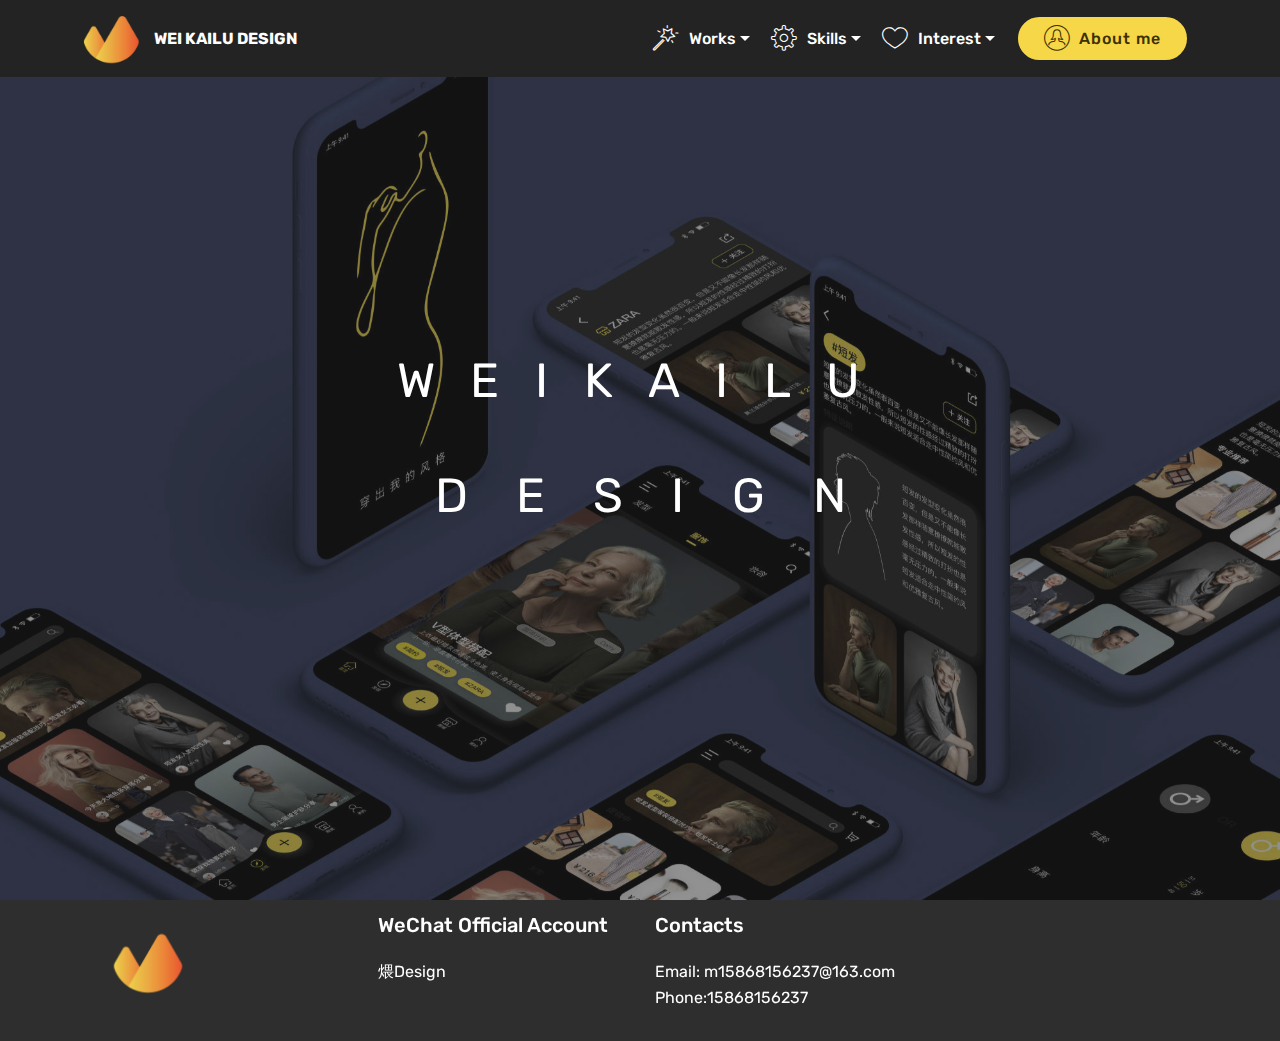
<file: index.html>
<!DOCTYPE html>
<html  >
<head>
  <!-- Site made with Mobirise Website Builder v4.12.3, https://mobirise.com -->
  <meta charset="UTF-8">
  <meta http-equiv="X-UA-Compatible" content="IE=edge">
  <meta name="generator" content="Mobirise v4.12.3, mobirise.com">
  <meta name="viewport" content="width=device-width, initial-scale=1, minimum-scale=1">
  <link rel="shortcut icon" href="assets/images/logo-96x96.png" type="image/x-icon">
  <meta name="description" content="">
  
  
  <title>Home</title>
  <link rel="stylesheet" href="assets/web/assets/mobirise-icons/mobirise-icons.css">
  <link rel="stylesheet" href="assets/bootstrap/css/bootstrap.min.css">
  <link rel="stylesheet" href="assets/bootstrap/css/bootstrap-grid.min.css">
  <link rel="stylesheet" href="assets/bootstrap/css/bootstrap-reboot.min.css">
  <link rel="stylesheet" href="assets/socicon/css/styles.css">
  <link rel="stylesheet" href="assets/tether/tether.min.css">
  <link rel="stylesheet" href="assets/dropdown/css/style.css">
  <link rel="stylesheet" href="assets/theme/css/style.css">
  <link rel="preload" as="style" href="assets/mobirise/css/mbr-additional.css"><link rel="stylesheet" href="assets/mobirise/css/mbr-additional.css" type="text/css">
  
  
  
</head>
<body>
  <section class="menu cid-qTkzRZLJNu" once="menu" id="menu1-0">

    

    <nav class="navbar navbar-expand beta-menu navbar-dropdown align-items-center navbar-fixed-top navbar-toggleable-sm">
        <button class="navbar-toggler navbar-toggler-right" type="button" data-toggle="collapse" data-target="#navbarSupportedContent" aria-controls="navbarSupportedContent" aria-expanded="false" aria-label="Toggle navigation">
            <div class="hamburger">
                <span></span>
                <span></span>
                <span></span>
                <span></span>
            </div>
        </button>
        <div class="menu-logo">
            <div class="navbar-brand">
                <span class="navbar-logo">
                    <a href="index.html">
                         <img src="assets/images/logo-96x96.png" alt="Mobirise" title="" style="height: 3.8rem;">
                    </a>
                </span>
                <span class="navbar-caption-wrap"><a class="navbar-caption text-white display-4" href="index.html">
                        WEI KAILU DESIGN</a></span>
            </div>
        </div>
        <div class="collapse navbar-collapse" id="navbarSupportedContent">
            <ul class="navbar-nav nav-dropdown" data-app-modern-menu="true"><li class="nav-item dropdown">
                    <a class="nav-link link text-white dropdown-toggle display-4" href="https://mobirise.com" data-toggle="dropdown-submenu" aria-expanded="true"><span class="mbri-magic-stick mbr-iconfont mbr-iconfont-btn"></span>Works</a><div class="dropdown-menu"><a class="text-white dropdown-item display-4" href="page6.html">01BENBEN</a><a class="text-white dropdown-item display-4" href="page7.html">02CyberBling</a><a class="text-white dropdown-item display-4" href="page8.html">03Yi Tao</a><a class="text-white dropdown-item display-4" href="page3.html" aria-expanded="false">Otherwork</a></div>
                </li><li class="nav-item dropdown"><a class="nav-link link text-white dropdown-toggle display-4" href="https://mobirise.com" data-toggle="dropdown-submenu" aria-expanded="false"><span class="mbri-setting3 mbr-iconfont mbr-iconfont-btn"></span>
                        Skills</a><div class="dropdown-menu"><a class="text-white dropdown-item display-4" href="page1.html">Sketch</a><a class="text-white dropdown-item display-4" href="page4.html">Rhino&amp;Keyshot<br></a></div></li><li class="nav-item dropdown"><a class="nav-link link text-white dropdown-toggle display-4" href="https://mobirise.com" data-toggle="dropdown-submenu" aria-expanded="true"><span class="mbri-hearth mbr-iconfont mbr-iconfont-btn"></span>
                        Interest</a><div class="dropdown-menu"><a class="text-white dropdown-item display-4" href="page2.html">Illustration</a><a class="text-white dropdown-item display-4" href="page10.html">music<br></a></div></li></ul>
            <div class="navbar-buttons mbr-section-btn"><a class="btn btn-sm btn-primary display-4" href="page5.html"><span class="mbri-user2 mbr-iconfont mbr-iconfont-btn"></span>
                    
                    About me</a></div>
        </div>
    </nav>
</section>

<section class="engine"><a href="https://mobirise.info/r">free bootstrap template</a></section><section class="cid-qTkA127IK8 mbr-fullscreen mbr-parallax-background" id="header2-1">

    

    <div class="mbr-overlay" style="opacity: 0.5; background-color: rgb(35, 35, 35);"></div>

    <div class="container align-center">
        <div class="row justify-content-md-center">
            <div class="mbr-white col-md-10">
                <h1 class="mbr-section-title mbr-bold pb-3 mbr-fonts-style display-2"><span style="font-weight: normal;">W &nbsp; E &nbsp; I &nbsp; K &nbsp; A &nbsp; I &nbsp; L &nbsp; U &nbsp;<br></span><span style="font-weight: normal;"><br></span><span style="font-weight: normal;">D &nbsp; &nbsp;E &nbsp; &nbsp;S &nbsp; &nbsp;I &nbsp; &nbsp;G &nbsp; &nbsp;N</span></h1>
                
                
                
            </div>
        </div>
    </div>
    
</section>

<section class="cid-qTkAaeaxX5" id="footer1-2">

    

    

    <div class="container">
        <div class="media-container-row content text-white">
            <div class="col-12 col-md-3">
                <div class="media-wrap">
                    <a href="index.html">
                        <img src="assets/images/logo-196x196.png" alt="Mobirise" title="">
                    </a>
                </div>
            </div>
            <div class="col-12 col-md-3 mbr-fonts-style display-7">
                <h5 class="pb-3">WeChat Official Account&nbsp;</h5>
                <p class="mbr-text">煨Design</p>
            </div>
            <div class="col-12 col-md-3 mbr-fonts-style display-7">
                <h5 class="pb-3">
                    Contacts
                </h5>
                <p class="mbr-text">
                    Email: m15868156237@163.com
                    <br>Phone:15868156237 &nbsp; &nbsp; &nbsp; &nbsp; &nbsp; &nbsp; &nbsp; &nbsp; &nbsp; &nbsp;<br></p>
            </div>
            <div class="col-12 col-md-3 mbr-fonts-style display-7">
                <h5 class="pb-3"></h5>
                <p class="mbr-text"></p>
            </div>
        </div>
        
    </div>
</section>


  <script src="assets/web/assets/jquery/jquery.min.js"></script>
  <script src="assets/popper/popper.min.js"></script>
  <script src="assets/bootstrap/js/bootstrap.min.js"></script>
  <script src="assets/tether/tether.min.js"></script>
  <script src="assets/dropdown/js/nav-dropdown.js"></script>
  <script src="assets/dropdown/js/navbar-dropdown.js"></script>
  <script src="assets/touchswipe/jquery.touch-swipe.min.js"></script>
  <script src="assets/parallax/jarallax.min.js"></script>
  <script src="assets/smoothscroll/smooth-scroll.js"></script>
  <script src="assets/theme/js/script.js"></script>
  
  
</body>
</html>
</file>
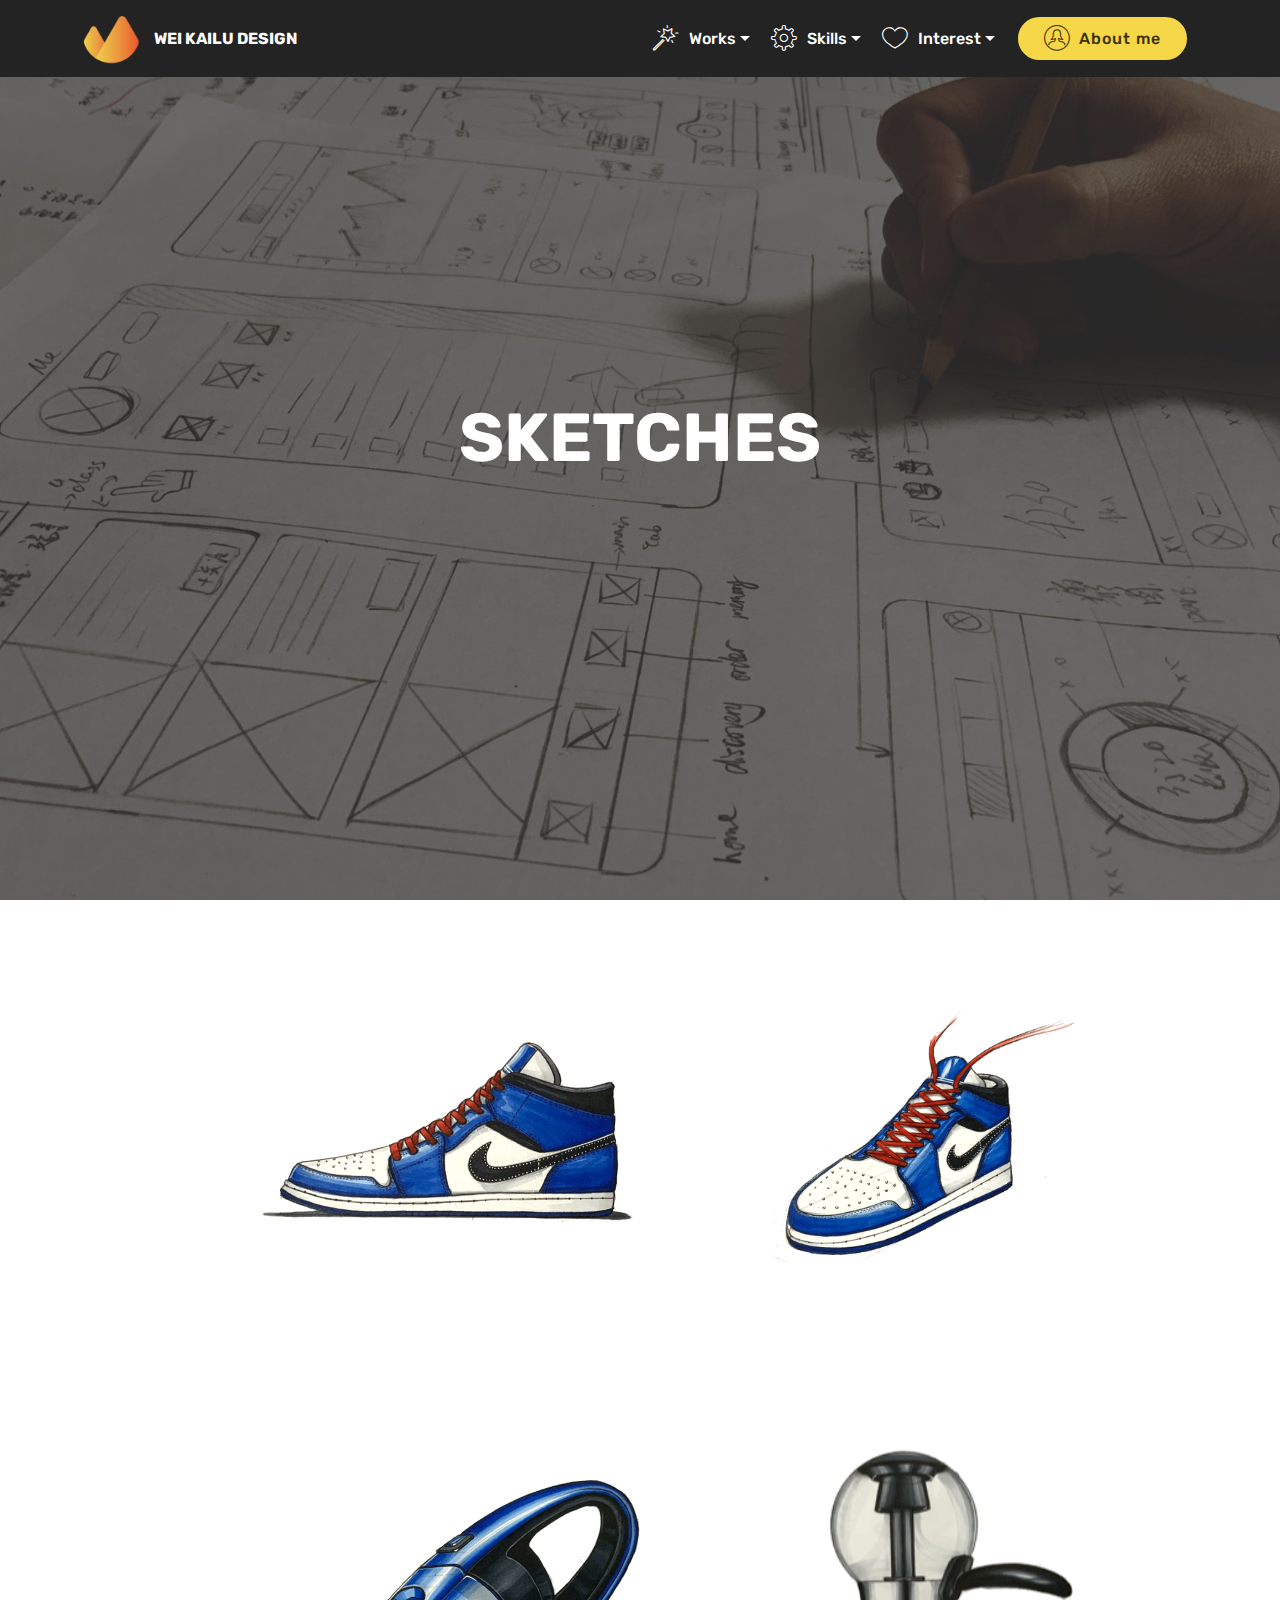
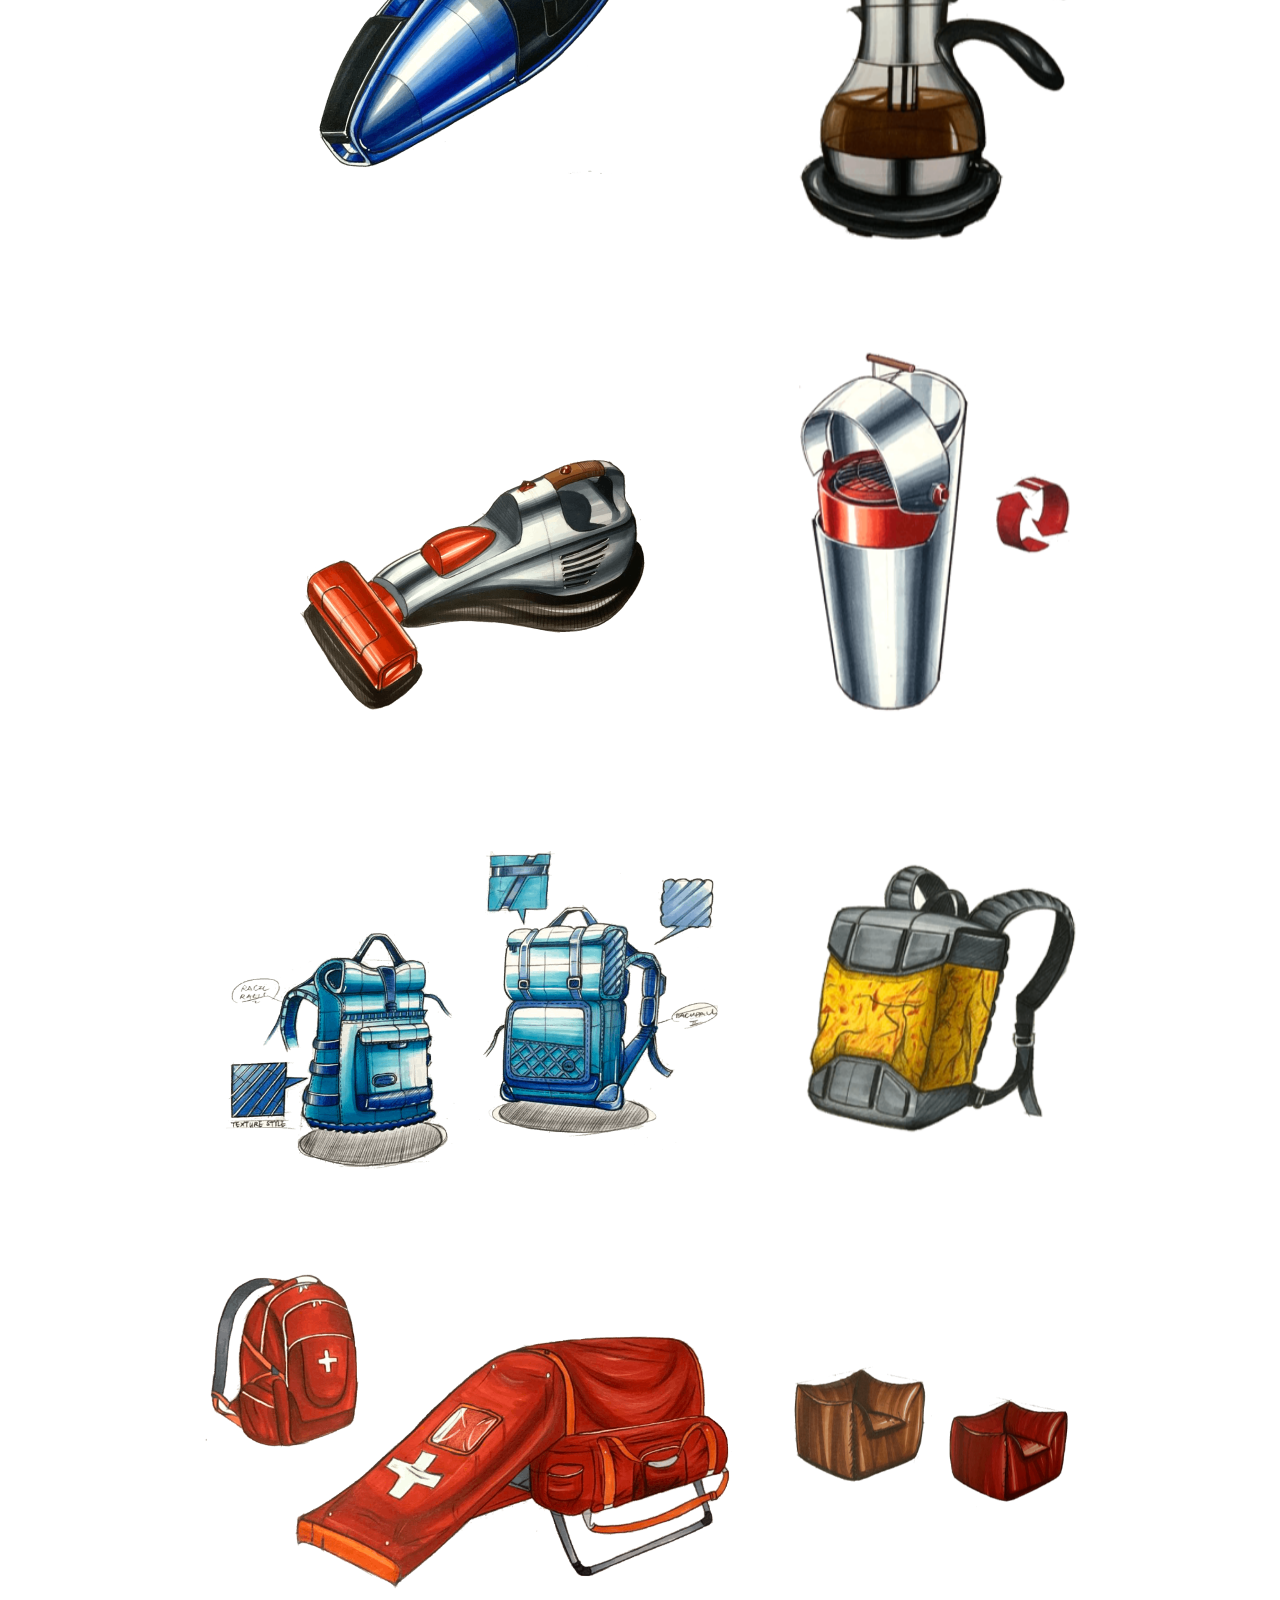
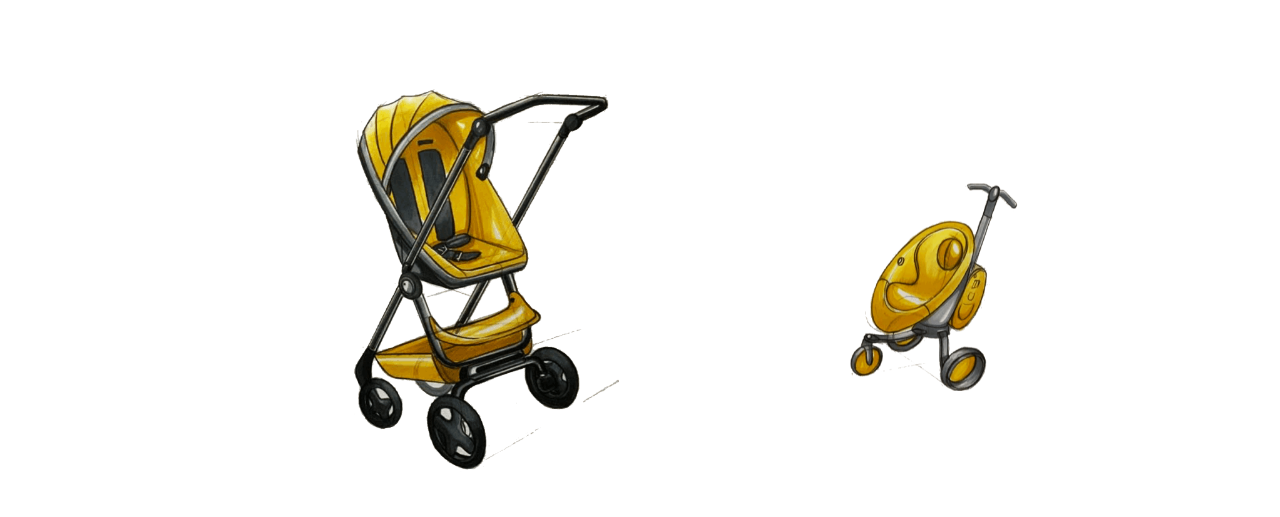
<file: page1.html>
<!DOCTYPE html>
<html  >
<head>
  <!-- Site made with Mobirise Website Builder v4.12.3, https://mobirise.com -->
  <meta charset="UTF-8">
  <meta http-equiv="X-UA-Compatible" content="IE=edge">
  <meta name="generator" content="Mobirise v4.12.3, mobirise.com">
  <meta name="viewport" content="width=device-width, initial-scale=1, minimum-scale=1">
  <link rel="shortcut icon" href="assets/images/logo-96x96.png" type="image/x-icon">
  <meta name="description" content="Web Creator Description">
  
  
  <title>Sketch</title>
  <link rel="stylesheet" href="assets/web/assets/mobirise-icons/mobirise-icons.css">
  <link rel="stylesheet" href="assets/bootstrap/css/bootstrap.min.css">
  <link rel="stylesheet" href="assets/bootstrap/css/bootstrap-grid.min.css">
  <link rel="stylesheet" href="assets/bootstrap/css/bootstrap-reboot.min.css">
  <link rel="stylesheet" href="assets/tether/tether.min.css">
  <link rel="stylesheet" href="assets/dropdown/css/style.css">
  <link rel="stylesheet" href="assets/theme/css/style.css">
  <link rel="preload" as="style" href="assets/mobirise/css/mbr-additional.css"><link rel="stylesheet" href="assets/mobirise/css/mbr-additional.css" type="text/css">
  
  
  
</head>
<body>
  <section class="menu cid-qTkzRZLJNu" once="menu" id="menu1-3">

    

    <nav class="navbar navbar-expand beta-menu navbar-dropdown align-items-center navbar-fixed-top navbar-toggleable-sm">
        <button class="navbar-toggler navbar-toggler-right" type="button" data-toggle="collapse" data-target="#navbarSupportedContent" aria-controls="navbarSupportedContent" aria-expanded="false" aria-label="Toggle navigation">
            <div class="hamburger">
                <span></span>
                <span></span>
                <span></span>
                <span></span>
            </div>
        </button>
        <div class="menu-logo">
            <div class="navbar-brand">
                <span class="navbar-logo">
                    <a href="index.html">
                         <img src="assets/images/logo-96x96.png" alt="Mobirise" title="" style="height: 3.8rem;">
                    </a>
                </span>
                <span class="navbar-caption-wrap"><a class="navbar-caption text-white display-4" href="index.html">
                        WEI KAILU DESIGN</a></span>
            </div>
        </div>
        <div class="collapse navbar-collapse" id="navbarSupportedContent">
            <ul class="navbar-nav nav-dropdown" data-app-modern-menu="true"><li class="nav-item dropdown open">
                    <a class="nav-link link text-white dropdown-toggle display-4" href="https://mobirise.com" data-toggle="dropdown-submenu" aria-expanded="true"><span class="mbri-magic-stick mbr-iconfont mbr-iconfont-btn"></span>Works</a><div class="dropdown-menu"><a class="text-white dropdown-item display-4" href="page6.html">01BENBEN</a><a class="text-white dropdown-item display-4" href="page7.html">02CyberBling</a><a class="text-white dropdown-item display-4" href="page8.html">03Yi Tao</a><a class="text-white dropdown-item display-4" href="page3.html" aria-expanded="false">Otherwork</a></div>
                </li><li class="nav-item dropdown"><a class="nav-link link text-white dropdown-toggle display-4" href="https://mobirise.com" data-toggle="dropdown-submenu" aria-expanded="false"><span class="mbri-setting3 mbr-iconfont mbr-iconfont-btn"></span>
                        Skills</a><div class="dropdown-menu"><a class="text-white dropdown-item display-4" href="page1.html">Sketch</a><a class="text-white dropdown-item display-4" href="page4.html">Rhino&amp;Keyshot<br></a></div></li><li class="nav-item dropdown"><a class="nav-link link text-white dropdown-toggle display-4" href="https://mobirise.com" data-toggle="dropdown-submenu" aria-expanded="true"><span class="mbri-hearth mbr-iconfont mbr-iconfont-btn"></span>
                        Interest</a><div class="dropdown-menu"><a class="text-white dropdown-item display-4" href="page2.html">Illustration</a><a class="text-white dropdown-item display-4" href="page10.html">music<br></a></div></li></ul>
            <div class="navbar-buttons mbr-section-btn"><a class="btn btn-sm btn-primary display-4" href="page5.html"><span class="mbri-user2 mbr-iconfont mbr-iconfont-btn"></span>
                    
                    About me</a></div>
        </div>
    </nav>
</section>

<section class="engine"><a href="https://mobirise.info/o">free portfolio web templates</a></section><section class="header1 cid-rTbvTWdKvb mbr-fullscreen mbr-parallax-background" id="header1-g">

    

    <div class="mbr-overlay" style="opacity: 0.6; background-color: rgb(35, 35, 35);">
    </div>

    <div class="container">
        <div class="row justify-content-md-center">
            <div class="mbr-white col-md-10">
                <h1 class="mbr-section-title align-center mbr-bold pb-3 mbr-fonts-style display-1">
                    SKETCHES</h1>
                
                
                
            </div>
        </div>
    </div>

</section>

<section class="cid-rTbtH5hkAv" id="image4-9">
    <!-- Block parameters controls (Blue "Gear" panel) -->
    
    <!-- End block parameters -->
    <div class="container images-container">
            <div class="media-container-row" style="width: 80%;">
                <div class="img-item item1" style="width: 177%;">
                    <img src="assets/images/1-1086x768.png" alt="" title="">
                    
                </div>
                <div class="img-item">
                    <img src="assets/images/2-1-626x434.png" alt="" title="">
                    
                </div>
            </div>
    </div>
</section>

<section class="cid-rTbtQ4uNxw" id="image4-a">
    <!-- Block parameters controls (Blue "Gear" panel) -->
    
    <!-- End block parameters -->
    <div class="container images-container">
            <div class="media-container-row" style="width: 80%;">
                <div class="img-item item1" style="width: 177%;">
                    <img src="assets/images/7-1086x768.png" alt="" title="">
                    
                </div>
                <div class="img-item">
                    <img src="assets/images/23-1-626x443.png" alt="" title="">
                    
                </div>
            </div>
    </div>
</section>

<section class="cid-rTbtQsp5vK" id="image4-b">
    <!-- Block parameters controls (Blue "Gear" panel) -->
    
    <!-- End block parameters -->
    <div class="container images-container">
            <div class="media-container-row" style="width: 80%;">
                <div class="img-item item1" style="width: 177%;">
                    <img src="assets/images/22-1086x786.png" alt="" title="">
                    
                </div>
                <div class="img-item">
                    <img src="assets/images/25-626x443.png" alt="" title="">
                    
                </div>
            </div>
    </div>
</section>

<section class="cid-rTbtQASmak" id="image4-c">
    <!-- Block parameters controls (Blue "Gear" panel) -->
    
    <!-- End block parameters -->
    <div class="container images-container">
            <div class="media-container-row" style="width: 80%;">
                <div class="img-item item1" style="width: 177%;">
                    <img src="assets/images/19-1-1086x818.png" alt="" title="">
                    
                </div>
                <div class="img-item">
                    <img src="assets/images/4-626x443.png" alt="" title="">
                    
                </div>
            </div>
    </div>
</section>

<section class="cid-rTbtQKTvRd" id="image4-d">
    <!-- Block parameters controls (Blue "Gear" panel) -->
    
    <!-- End block parameters -->
    <div class="container images-container">
            <div class="media-container-row" style="width: 80%;">
                <div class="img-item item1" style="width: 177%;">
                    <img src="assets/images/20-1-1086x768.png" alt="" title="">
                    
                </div>
                <div class="img-item">
                    <img src="assets/images/10-626x443.png" alt="" title="">
                    
                </div>
            </div>
    </div>
</section>

<section class="cid-rTbtQU1uvQ" id="image4-e">
    <!-- Block parameters controls (Blue "Gear" panel) -->
    
    <!-- End block parameters -->
    <div class="container images-container">
            <div class="media-container-row" style="width: 80%;">
                <div class="img-item item1" style="width: 177%;">
                    <img src="assets/images/30-1086x768.png" alt="" title="">
                    
                </div>
                <div class="img-item">
                    <img src="assets/images/31-626x443.png" alt="" title="">
                    
                </div>
            </div>
    </div>
</section>


  <script src="assets/web/assets/jquery/jquery.min.js"></script>
  <script src="assets/popper/popper.min.js"></script>
  <script src="assets/bootstrap/js/bootstrap.min.js"></script>
  <script src="assets/tether/tether.min.js"></script>
  <script src="assets/smoothscroll/smooth-scroll.js"></script>
  <script src="assets/parallax/jarallax.min.js"></script>
  <script src="assets/dropdown/js/nav-dropdown.js"></script>
  <script src="assets/dropdown/js/navbar-dropdown.js"></script>
  <script src="assets/touchswipe/jquery.touch-swipe.min.js"></script>
  <script src="assets/theme/js/script.js"></script>
  
  
</body>
</html>
</file>
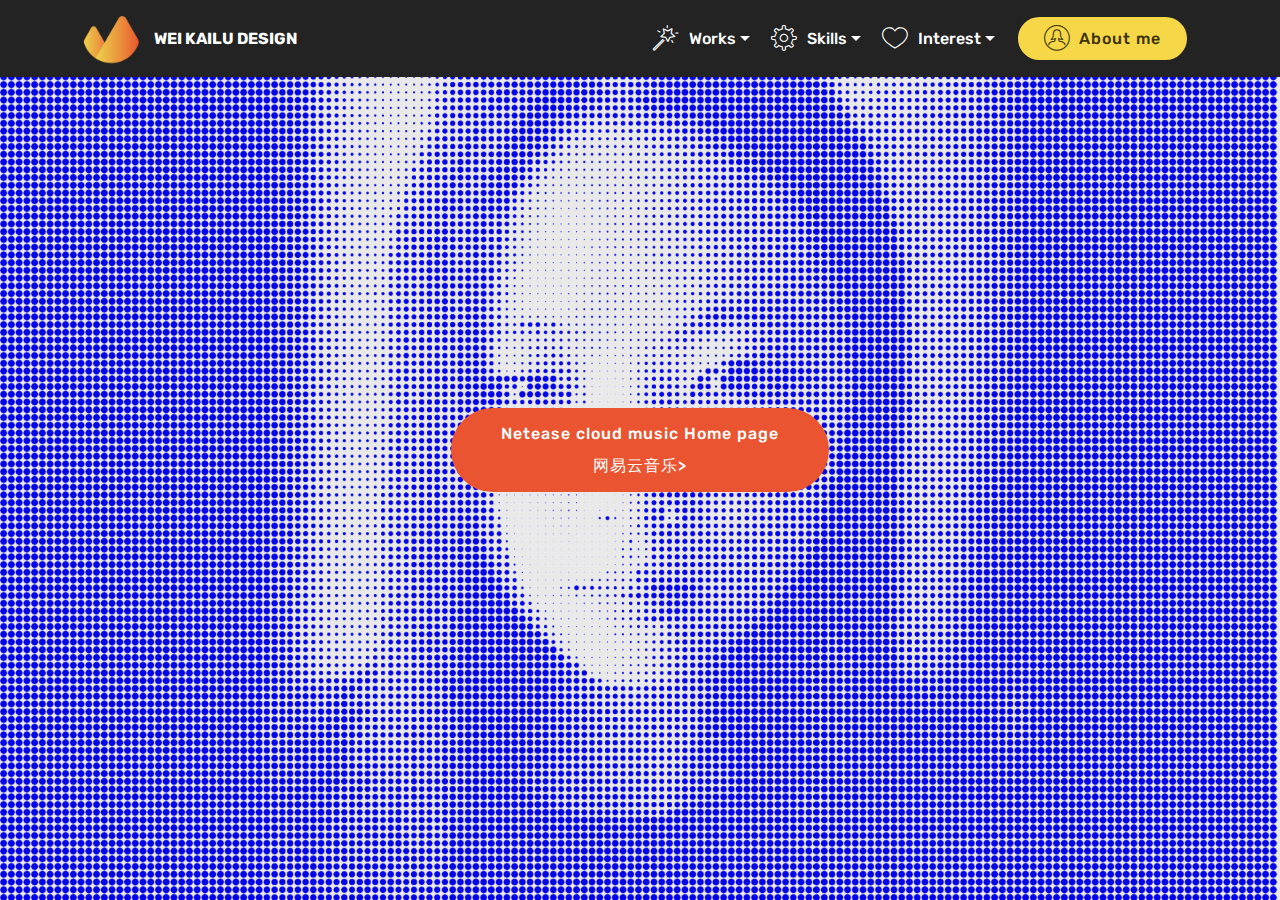
<file: page10.html>
<!DOCTYPE html>
<html  >
<head>
  <!-- Site made with Mobirise Website Builder v4.12.3, https://mobirise.com -->
  <meta charset="UTF-8">
  <meta http-equiv="X-UA-Compatible" content="IE=edge">
  <meta name="generator" content="Mobirise v4.12.3, mobirise.com">
  <meta name="viewport" content="width=device-width, initial-scale=1, minimum-scale=1">
  <link rel="shortcut icon" href="assets/images/logo-96x96.png" type="image/x-icon">
  <meta name="description" content="Site Builder Description">
  
  
  <title>music</title>
  <link rel="stylesheet" href="assets/web/assets/mobirise-icons/mobirise-icons.css">
  <link rel="stylesheet" href="assets/bootstrap/css/bootstrap.min.css">
  <link rel="stylesheet" href="assets/bootstrap/css/bootstrap-grid.min.css">
  <link rel="stylesheet" href="assets/bootstrap/css/bootstrap-reboot.min.css">
  <link rel="stylesheet" href="assets/tether/tether.min.css">
  <link rel="stylesheet" href="assets/dropdown/css/style.css">
  <link rel="stylesheet" href="assets/theme/css/style.css">
  <link rel="preload" as="style" href="assets/mobirise/css/mbr-additional.css"><link rel="stylesheet" href="assets/mobirise/css/mbr-additional.css" type="text/css">
  
  
  
</head>
<body>
  <section class="menu cid-qTkzRZLJNu" once="menu" id="menu1-3a">

    

    <nav class="navbar navbar-expand beta-menu navbar-dropdown align-items-center navbar-fixed-top navbar-toggleable-sm">
        <button class="navbar-toggler navbar-toggler-right" type="button" data-toggle="collapse" data-target="#navbarSupportedContent" aria-controls="navbarSupportedContent" aria-expanded="false" aria-label="Toggle navigation">
            <div class="hamburger">
                <span></span>
                <span></span>
                <span></span>
                <span></span>
            </div>
        </button>
        <div class="menu-logo">
            <div class="navbar-brand">
                <span class="navbar-logo">
                    <a href="index.html">
                         <img src="assets/images/logo-96x96.png" alt="Mobirise" title="" style="height: 3.8rem;">
                    </a>
                </span>
                <span class="navbar-caption-wrap"><a class="navbar-caption text-white display-4" href="index.html">
                        WEI KAILU DESIGN</a></span>
            </div>
        </div>
        <div class="collapse navbar-collapse" id="navbarSupportedContent">
            <ul class="navbar-nav nav-dropdown" data-app-modern-menu="true"><li class="nav-item dropdown open">
                    <a class="nav-link link text-white dropdown-toggle display-4" href="https://mobirise.com" data-toggle="dropdown-submenu" aria-expanded="true"><span class="mbri-magic-stick mbr-iconfont mbr-iconfont-btn"></span>Works</a><div class="dropdown-menu"><a class="text-white dropdown-item display-4" href="page6.html">01BENBEN</a><a class="text-white dropdown-item display-4" href="page7.html">02CyberBling</a><a class="text-white dropdown-item display-4" href="page8.html">03Yi Tao</a><a class="text-white dropdown-item display-4" href="page3.html" aria-expanded="false">Otherwork</a></div>
                </li><li class="nav-item dropdown"><a class="nav-link link text-white dropdown-toggle display-4" href="https://mobirise.com" data-toggle="dropdown-submenu" aria-expanded="false"><span class="mbri-setting3 mbr-iconfont mbr-iconfont-btn"></span>
                        Skills</a><div class="dropdown-menu"><a class="text-white dropdown-item display-4" href="page1.html">Sketch</a><a class="text-white dropdown-item display-4" href="page4.html">Rhino&amp;Keyshot<br></a></div></li><li class="nav-item dropdown"><a class="nav-link link text-white dropdown-toggle display-4" href="https://mobirise.com" data-toggle="dropdown-submenu" aria-expanded="true"><span class="mbri-hearth mbr-iconfont mbr-iconfont-btn"></span>
                        Interest</a><div class="dropdown-menu"><a class="text-white dropdown-item display-4" href="page2.html">Illustration</a><a class="text-white dropdown-item display-4" href="page10.html">music<br></a></div></li></ul>
            <div class="navbar-buttons mbr-section-btn"><a class="btn btn-sm btn-primary display-4" href="page5.html"><span class="mbri-user2 mbr-iconfont mbr-iconfont-btn"></span>
                    
                    About me</a></div>
        </div>
    </nav>
</section>

<section class="engine"><a href="https://mobirise.info/c">free web builder</a></section><section class="cid-rUwW7Bh2M5 mbr-fullscreen mbr-parallax-background" id="header2-3d">

    

    <div class="mbr-overlay" style="opacity: 0.1; background-color: rgb(35, 35, 35);"></div>

    <div class="container align-center">
        <div class="row justify-content-md-center">
            <div class="mbr-white col-md-10">
                
                
                
                <div class="mbr-section-btn"><a class="btn btn-md btn-success display-4" href="https://music.163.com/#/artist?id=34531889">Netease cloud music Home page<br><br>网易云音乐&gt;<br></a></div>
            </div>
        </div>
    </div>
    
</section>


  <script src="assets/web/assets/jquery/jquery.min.js"></script>
  <script src="assets/popper/popper.min.js"></script>
  <script src="assets/bootstrap/js/bootstrap.min.js"></script>
  <script src="assets/tether/tether.min.js"></script>
  <script src="assets/smoothscroll/smooth-scroll.js"></script>
  <script src="assets/dropdown/js/nav-dropdown.js"></script>
  <script src="assets/dropdown/js/navbar-dropdown.js"></script>
  <script src="assets/touchswipe/jquery.touch-swipe.min.js"></script>
  <script src="assets/parallax/jarallax.min.js"></script>
  <script src="assets/theme/js/script.js"></script>
  
  
</body>
</html>
</file>
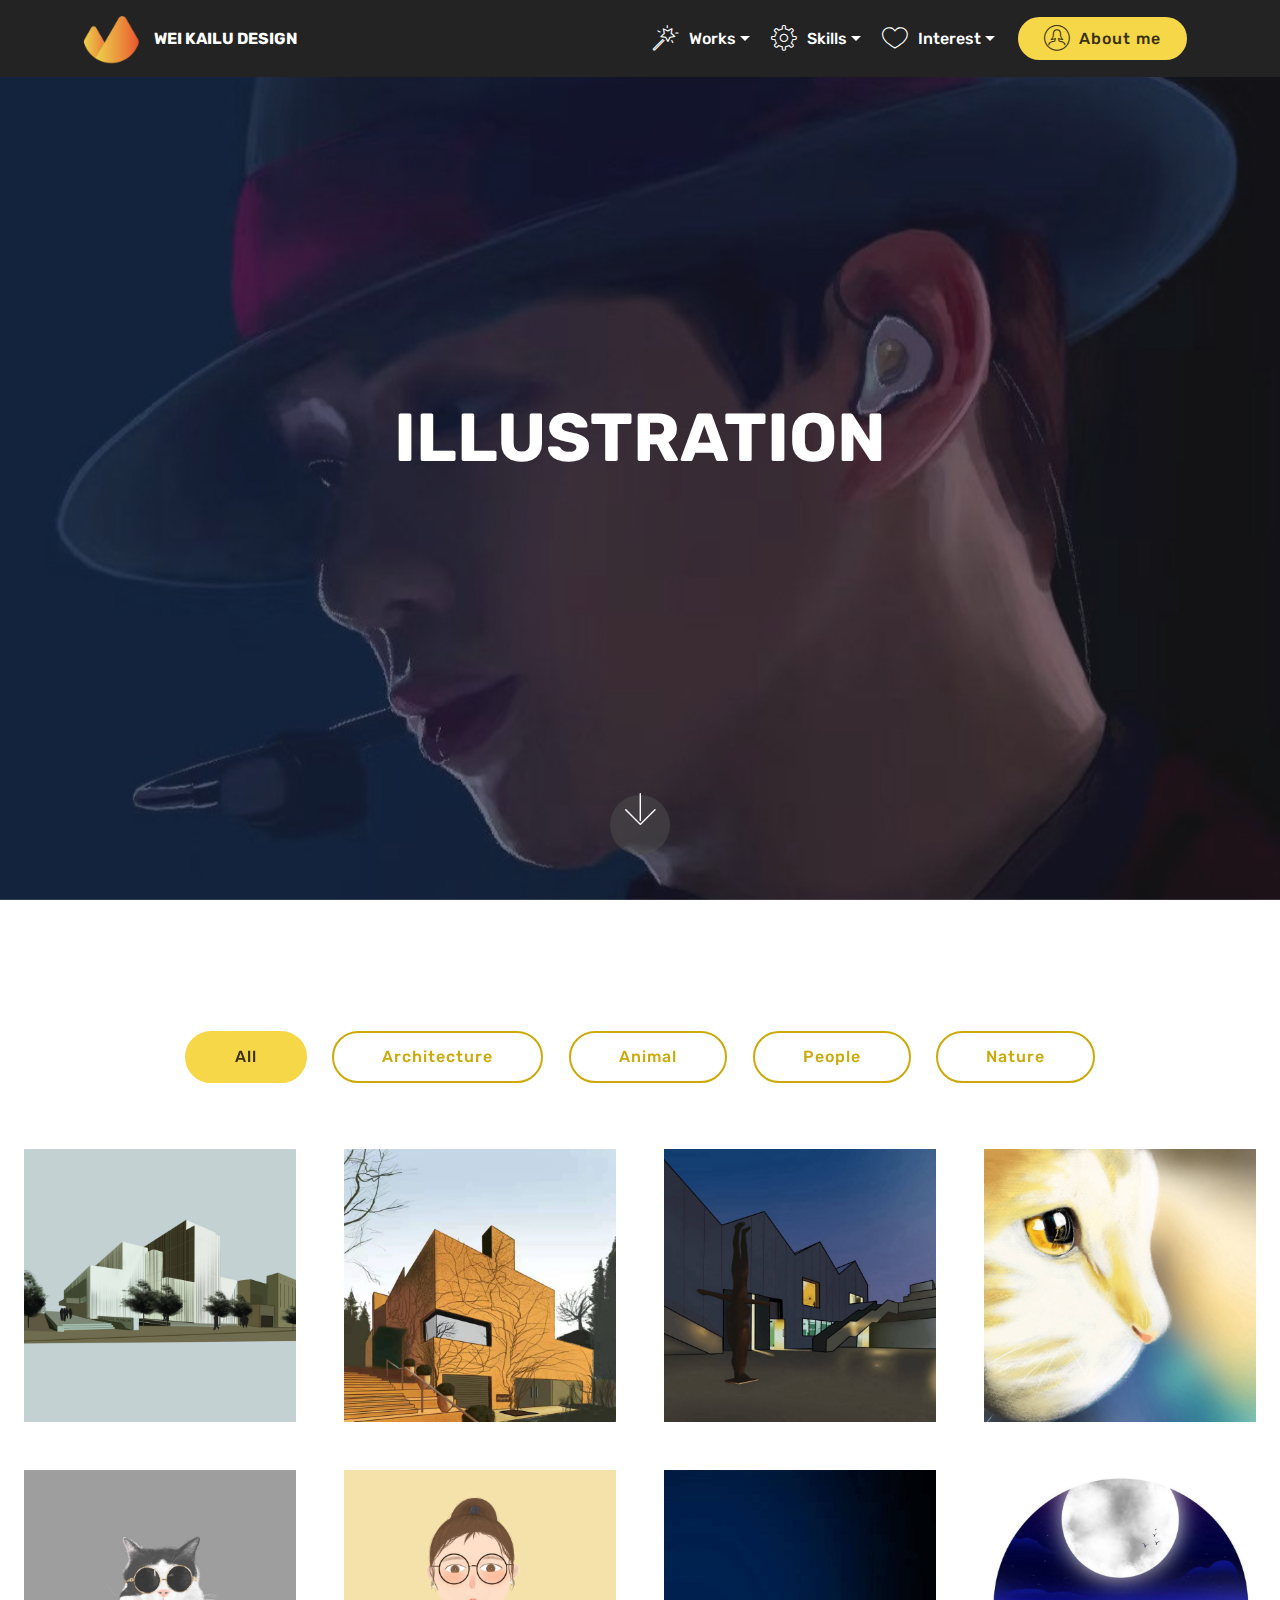
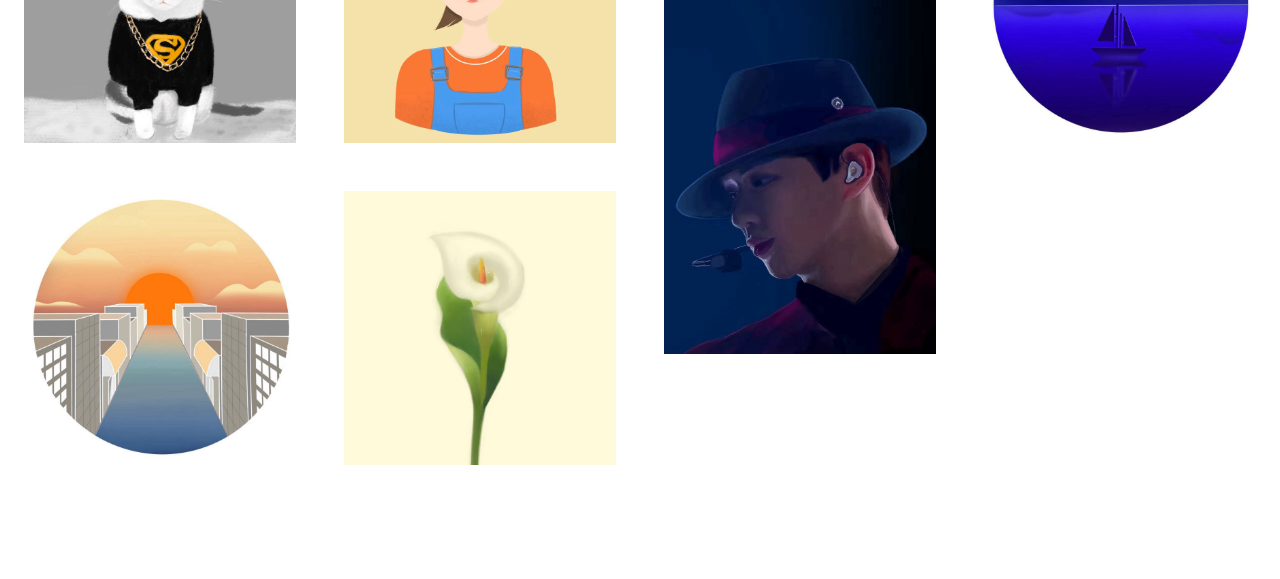
<file: page2.html>
<!DOCTYPE html>
<html  >
<head>
  <!-- Site made with Mobirise Website Builder v4.12.3, https://mobirise.com -->
  <meta charset="UTF-8">
  <meta http-equiv="X-UA-Compatible" content="IE=edge">
  <meta name="generator" content="Mobirise v4.12.3, mobirise.com">
  <meta name="viewport" content="width=device-width, initial-scale=1, minimum-scale=1">
  <link rel="shortcut icon" href="assets/images/logo-96x96.png" type="image/x-icon">
  <meta name="description" content="Site Builder Description">
  
  
  <title>illustration</title>
  <link rel="stylesheet" href="assets/web/assets/mobirise-icons/mobirise-icons.css">
  <link rel="stylesheet" href="assets/bootstrap/css/bootstrap.min.css">
  <link rel="stylesheet" href="assets/bootstrap/css/bootstrap-grid.min.css">
  <link rel="stylesheet" href="assets/bootstrap/css/bootstrap-reboot.min.css">
  <link rel="stylesheet" href="assets/tether/tether.min.css">
  <link rel="stylesheet" href="assets/dropdown/css/style.css">
  <link rel="stylesheet" href="assets/theme/css/style.css">
  <link rel="stylesheet" href="assets/gallery/style.css">
  <link rel="preload" as="style" href="assets/mobirise/css/mbr-additional.css"><link rel="stylesheet" href="assets/mobirise/css/mbr-additional.css" type="text/css">
  
  
  
</head>
<body>
  <section class="menu cid-qTkzRZLJNu" once="menu" id="menu1-h">

    

    <nav class="navbar navbar-expand beta-menu navbar-dropdown align-items-center navbar-fixed-top navbar-toggleable-sm">
        <button class="navbar-toggler navbar-toggler-right" type="button" data-toggle="collapse" data-target="#navbarSupportedContent" aria-controls="navbarSupportedContent" aria-expanded="false" aria-label="Toggle navigation">
            <div class="hamburger">
                <span></span>
                <span></span>
                <span></span>
                <span></span>
            </div>
        </button>
        <div class="menu-logo">
            <div class="navbar-brand">
                <span class="navbar-logo">
                    <a href="index.html">
                         <img src="assets/images/logo-96x96.png" alt="Mobirise" title="" style="height: 3.8rem;">
                    </a>
                </span>
                <span class="navbar-caption-wrap"><a class="navbar-caption text-white display-4" href="index.html">
                        WEI KAILU DESIGN</a></span>
            </div>
        </div>
        <div class="collapse navbar-collapse" id="navbarSupportedContent">
            <ul class="navbar-nav nav-dropdown" data-app-modern-menu="true"><li class="nav-item dropdown open">
                    <a class="nav-link link text-white dropdown-toggle display-4" href="https://mobirise.com" data-toggle="dropdown-submenu" aria-expanded="true"><span class="mbri-magic-stick mbr-iconfont mbr-iconfont-btn"></span>Works</a><div class="dropdown-menu"><a class="text-white dropdown-item display-4" href="page6.html">01BENBEN</a><a class="text-white dropdown-item display-4" href="page7.html">02CyberBling</a><a class="text-white dropdown-item display-4" href="page8.html">03Yi Tao</a><a class="text-white dropdown-item display-4" href="page3.html" aria-expanded="false">Otherwork</a></div>
                </li><li class="nav-item dropdown"><a class="nav-link link text-white dropdown-toggle display-4" href="https://mobirise.com" data-toggle="dropdown-submenu" aria-expanded="false"><span class="mbri-setting3 mbr-iconfont mbr-iconfont-btn"></span>
                        Skills</a><div class="dropdown-menu"><a class="text-white dropdown-item display-4" href="page1.html">Sketch</a><a class="text-white dropdown-item display-4" href="page4.html">Rhino&amp;Keyshot<br></a></div></li><li class="nav-item dropdown"><a class="nav-link link text-white dropdown-toggle display-4" href="https://mobirise.com" data-toggle="dropdown-submenu" aria-expanded="true"><span class="mbri-hearth mbr-iconfont mbr-iconfont-btn"></span>
                        Interest</a><div class="dropdown-menu"><a class="text-white dropdown-item display-4" href="page2.html">Illustration</a><a class="text-white dropdown-item display-4" href="page10.html">music<br></a></div></li></ul>
            <div class="navbar-buttons mbr-section-btn"><a class="btn btn-sm btn-primary display-4" href="page5.html"><span class="mbri-user2 mbr-iconfont mbr-iconfont-btn"></span>
                    
                    About me</a></div>
        </div>
    </nav>
</section>

<section class="engine"><a href="https://mobirise.info/u">bootstrap website templates</a></section><section class="cid-rTc4o2kSEK mbr-fullscreen mbr-parallax-background" id="header2-k">

    

    <div class="mbr-overlay" style="opacity: 0.5; background-color: rgb(35, 35, 35);"></div>

    <div class="container align-center">
        <div class="row justify-content-md-center">
            <div class="mbr-white col-md-10">
                <h1 class="mbr-section-title mbr-bold pb-3 mbr-fonts-style display-1">
                    ILLUSTRATION</h1>
                
                
                
            </div>
        </div>
    </div>
    <div class="mbr-arrow hidden-sm-down" aria-hidden="true">
        <a href="#next">
            <i class="mbri-down mbr-iconfont"></i>
        </a>
    </div>
</section>

<section class="mbr-gallery mbr-slider-carousel cid-rTc7ACT1vJ" id="gallery2-n">

    

    <div>
        <div><!-- Filter --><div class="mbr-gallery-filter container gallery-filter-active"><ul buttons="0"><li class="mbr-gallery-filter-all"><a class="btn btn-md btn-primary-outline active display-4" href="">All</a></li></ul></div><!-- Gallery --><div class="mbr-gallery-row"><div class="mbr-gallery-layout-default"><div><div><div class="mbr-gallery-item mbr-gallery-item--p3" data-video-url="false" data-tags="Architecture"><div href="#lb-gallery2-n" data-slide-to="0" data-toggle="modal"><img src="assets/images/img-1408-2000x2011-800x804.jpg" alt="" title=""><span class="icon-focus"></span></div></div><div class="mbr-gallery-item mbr-gallery-item--p3" data-video-url="false" data-tags="Architecture"><div href="#lb-gallery2-n" data-slide-to="1" data-toggle="modal"><img src="assets/images/1-1080x1086-800x804.jpg" alt="" title=""><span class="icon-focus"></span></div></div><div class="mbr-gallery-item mbr-gallery-item--p3" data-video-url="false" data-tags="Architecture"><div href="#lb-gallery2-n" data-slide-to="2" data-toggle="modal"><img src="assets/images/2-1080x1086-800x804.jpg" alt="" title=""><span class="icon-focus"></span></div></div><div class="mbr-gallery-item mbr-gallery-item--p3" data-video-url="false" data-tags="Animal"><div href="#lb-gallery2-n" data-slide-to="3" data-toggle="modal"><img src="assets/images/img-1824-2000x2011-800x804.jpg" alt="" title=""><span class="icon-focus"></span></div></div><div class="mbr-gallery-item mbr-gallery-item--p3" data-video-url="false" data-tags="Animal"><div href="#lb-gallery2-n" data-slide-to="4" data-toggle="modal"><img src="assets/images/img-1826-2000x2011-800x804.jpg" alt="" title=""><span class="icon-focus"></span></div></div><div class="mbr-gallery-item mbr-gallery-item--p3" data-video-url="false" data-tags="People"><div href="#lb-gallery2-n" data-slide-to="5" data-toggle="modal"><img src="assets/images/3-1080x1086-800x804.jpg" alt="" title=""><span class="icon-focus"></span></div></div><div class="mbr-gallery-item mbr-gallery-item--p3" data-video-url="false" data-tags="People"><div href="#lb-gallery2-n" data-slide-to="6" data-toggle="modal"><img src="assets/images/2-1080x1920-800x1422.jpg" alt="" title=""><span class="icon-focus"></span></div></div><div class="mbr-gallery-item mbr-gallery-item--p3" data-video-url="false" data-tags="Nature"><div href="#lb-gallery2-n" data-slide-to="7" data-toggle="modal"><img src="assets/images/1-1-1080x1086-800x804.jpg" alt="" title=""><span class="icon-focus"></span></div></div><div class="mbr-gallery-item mbr-gallery-item--p3" data-video-url="false" data-tags="Nature"><div href="#lb-gallery2-n" data-slide-to="8" data-toggle="modal"><img src="assets/images/2-1-1080x1086-800x804.jpg" alt="" title=""><span class="icon-focus"></span></div></div><div class="mbr-gallery-item mbr-gallery-item--p3" data-video-url="false" data-tags="Nature"><div href="#lb-gallery2-n" data-slide-to="9" data-toggle="modal"><img src="assets/images/1-2-1080x1086-800x804.jpg" alt="" title=""><span class="icon-focus"></span></div></div></div></div><div class="clearfix"></div></div></div><!-- Lightbox --><div data-app-prevent-settings="" class="mbr-slider modal fade carousel slide" tabindex="-1" data-keyboard="true" data-interval="false" id="lb-gallery2-n"><div class="modal-dialog"><div class="modal-content"><div class="modal-body"><div class="carousel-inner"><div class="carousel-item"><img src="assets/images/img-1408-2000x2011.jpg" alt="" title=""></div><div class="carousel-item"><img src="assets/images/1-1080x1086.jpg" alt="" title=""></div><div class="carousel-item"><img src="assets/images/2-1080x1086.jpg" alt="" title=""></div><div class="carousel-item"><img src="assets/images/img-1824-2000x2011.jpg" alt="" title=""></div><div class="carousel-item"><img src="assets/images/img-1826-2000x2011.jpg" alt="" title=""></div><div class="carousel-item"><img src="assets/images/3-1080x1086.jpg" alt="" title=""></div><div class="carousel-item"><img src="assets/images/2-1080x1920.jpg" alt="" title=""></div><div class="carousel-item"><img src="assets/images/1-1-1080x1086.jpg" alt="" title=""></div><div class="carousel-item active"><img src="assets/images/2-1-1080x1086.jpg" alt="" title=""></div><div class="carousel-item"><img src="assets/images/1-2-1080x1086.jpg" alt="" title=""></div></div><a class="carousel-control carousel-control-prev" role="button" data-slide="prev" href="#lb-gallery2-n"><span class="mbri-left mbr-iconfont" aria-hidden="true"></span><span class="sr-only">Previous</span></a><a class="carousel-control carousel-control-next" role="button" data-slide="next" href="#lb-gallery2-n"><span class="mbri-right mbr-iconfont" aria-hidden="true"></span><span class="sr-only">Next</span></a><a class="close" href="#" role="button" data-dismiss="modal"><span class="sr-only">Close</span></a></div></div></div></div></div>
    </div>

</section>


  <script src="assets/web/assets/jquery/jquery.min.js"></script>
  <script src="assets/popper/popper.min.js"></script>
  <script src="assets/bootstrap/js/bootstrap.min.js"></script>
  <script src="assets/masonry/masonry.pkgd.min.js"></script>
  <script src="assets/imagesloaded/imagesloaded.pkgd.min.js"></script>
  <script src="assets/smoothscroll/smooth-scroll.js"></script>
  <script src="assets/parallax/jarallax.min.js"></script>
  <script src="assets/tether/tether.min.js"></script>
  <script src="assets/touchswipe/jquery.touch-swipe.min.js"></script>
  <script src="assets/vimeoplayer/jquery.mb.vimeo_player.js"></script>
  <script src="assets/bootstrapcarouselswipe/bootstrap-carousel-swipe.js"></script>
  <script src="assets/dropdown/js/nav-dropdown.js"></script>
  <script src="assets/dropdown/js/navbar-dropdown.js"></script>
  <script src="assets/theme/js/script.js"></script>
  <script src="assets/gallery/player.min.js"></script>
  <script src="assets/gallery/script.js"></script>
  <script src="assets/slidervideo/script.js"></script>
  
  
</body>
</html>
</file>
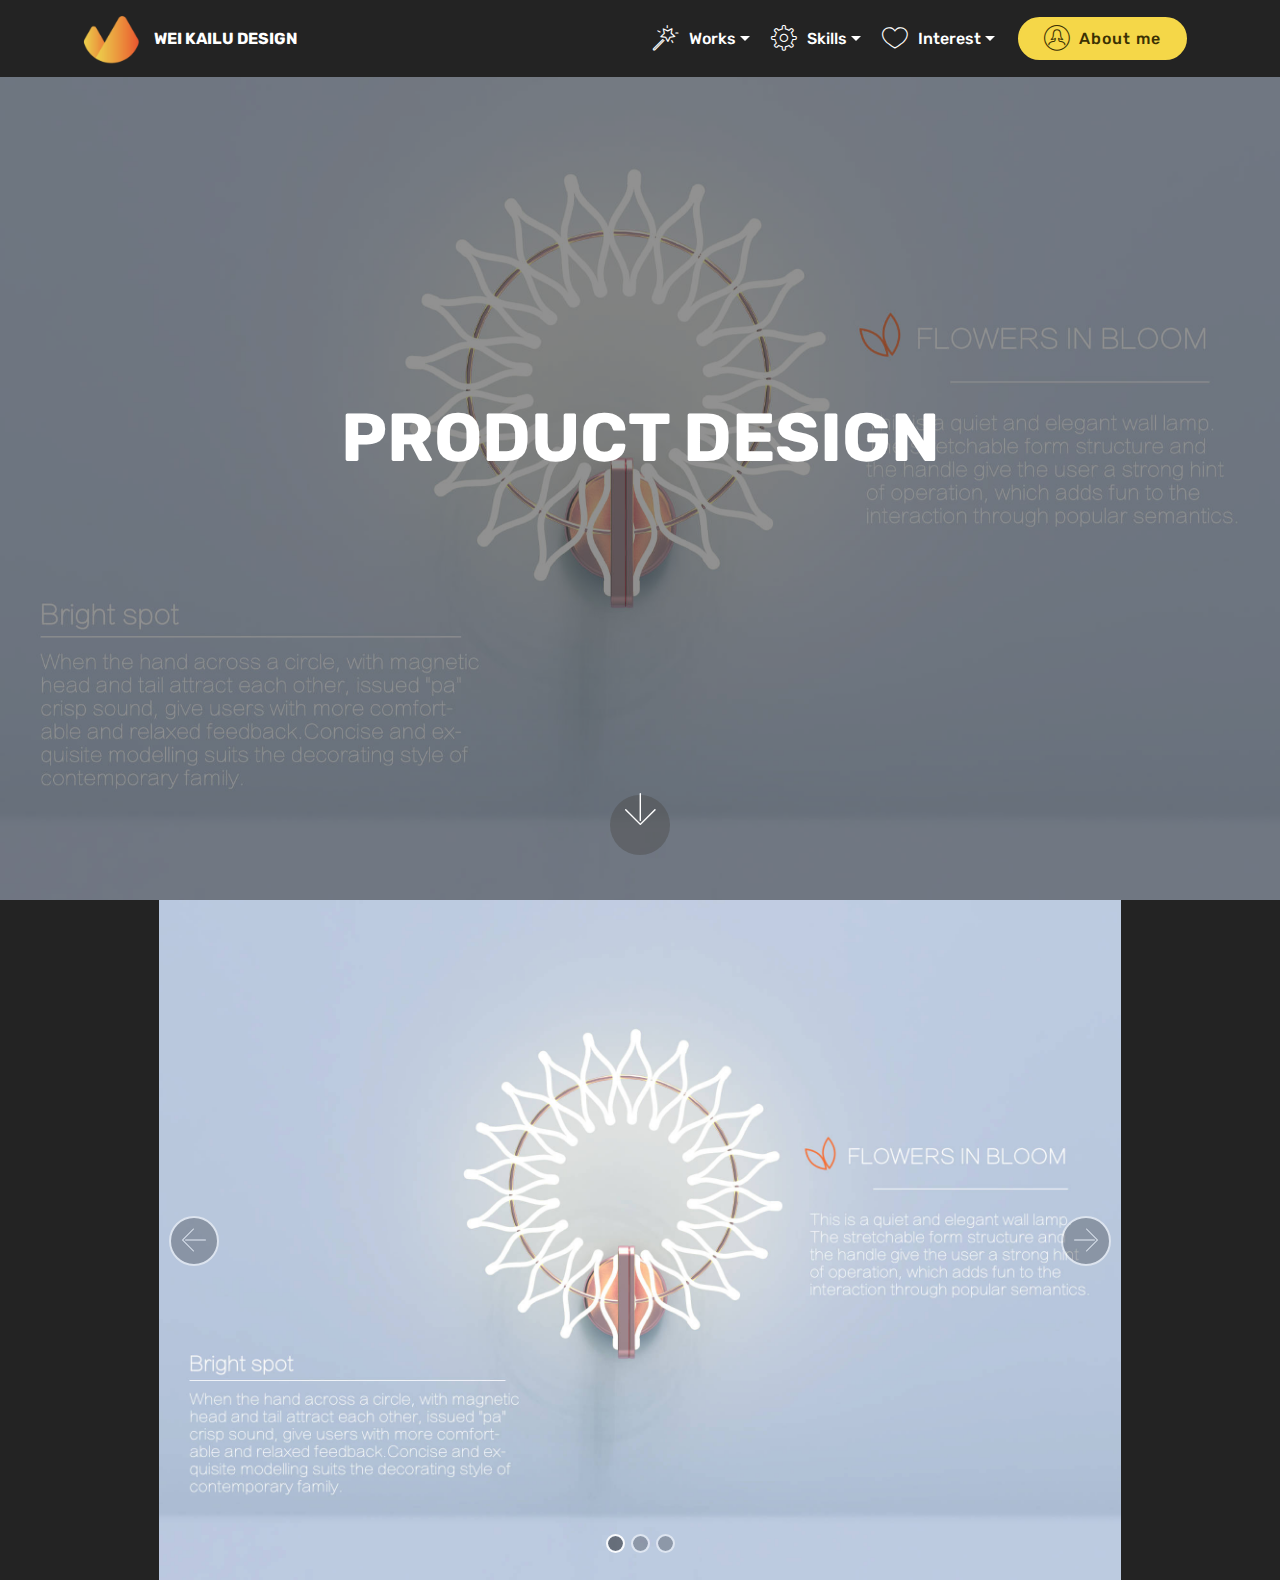
<file: page3.html>
<!DOCTYPE html>
<html  >
<head>
  <!-- Site made with Mobirise Website Builder v4.12.3, https://mobirise.com -->
  <meta charset="UTF-8">
  <meta http-equiv="X-UA-Compatible" content="IE=edge">
  <meta name="generator" content="Mobirise v4.12.3, mobirise.com">
  <meta name="viewport" content="width=device-width, initial-scale=1, minimum-scale=1">
  <link rel="shortcut icon" href="assets/images/logo-96x96.png" type="image/x-icon">
  <meta name="description" content="Web Site Generator Description">
  
  
  <title>otherwork</title>
  <link rel="stylesheet" href="assets/web/assets/mobirise-icons/mobirise-icons.css">
  <link rel="stylesheet" href="assets/bootstrap/css/bootstrap.min.css">
  <link rel="stylesheet" href="assets/bootstrap/css/bootstrap-grid.min.css">
  <link rel="stylesheet" href="assets/bootstrap/css/bootstrap-reboot.min.css">
  <link rel="stylesheet" href="assets/dropdown/css/style.css">
  <link rel="stylesheet" href="assets/tether/tether.min.css">
  <link rel="stylesheet" href="assets/theme/css/style.css">
  <link rel="preload" as="style" href="assets/mobirise/css/mbr-additional.css"><link rel="stylesheet" href="assets/mobirise/css/mbr-additional.css" type="text/css">
  
  
  
</head>
<body>
  <section class="menu cid-qTkzRZLJNu" once="menu" id="menu1-o">

    

    <nav class="navbar navbar-expand beta-menu navbar-dropdown align-items-center navbar-fixed-top navbar-toggleable-sm">
        <button class="navbar-toggler navbar-toggler-right" type="button" data-toggle="collapse" data-target="#navbarSupportedContent" aria-controls="navbarSupportedContent" aria-expanded="false" aria-label="Toggle navigation">
            <div class="hamburger">
                <span></span>
                <span></span>
                <span></span>
                <span></span>
            </div>
        </button>
        <div class="menu-logo">
            <div class="navbar-brand">
                <span class="navbar-logo">
                    <a href="index.html">
                         <img src="assets/images/logo-96x96.png" alt="Mobirise" title="" style="height: 3.8rem;">
                    </a>
                </span>
                <span class="navbar-caption-wrap"><a class="navbar-caption text-white display-4" href="index.html">
                        WEI KAILU DESIGN</a></span>
            </div>
        </div>
        <div class="collapse navbar-collapse" id="navbarSupportedContent">
            <ul class="navbar-nav nav-dropdown" data-app-modern-menu="true"><li class="nav-item dropdown open">
                    <a class="nav-link link text-white dropdown-toggle display-4" href="https://mobirise.com" data-toggle="dropdown-submenu" aria-expanded="true"><span class="mbri-magic-stick mbr-iconfont mbr-iconfont-btn"></span>Works</a><div class="dropdown-menu"><a class="text-white dropdown-item display-4" href="page6.html">01BENBEN</a><a class="text-white dropdown-item display-4" href="page7.html">02CyberBling</a><a class="text-white dropdown-item display-4" href="page8.html">03Yi Tao</a><a class="text-white dropdown-item display-4" href="page3.html" aria-expanded="false">Otherwork</a></div>
                </li><li class="nav-item dropdown"><a class="nav-link link text-white dropdown-toggle display-4" href="https://mobirise.com" data-toggle="dropdown-submenu" aria-expanded="false"><span class="mbri-setting3 mbr-iconfont mbr-iconfont-btn"></span>
                        Skills</a><div class="dropdown-menu"><a class="text-white dropdown-item display-4" href="page1.html">Sketch</a><a class="text-white dropdown-item display-4" href="page4.html">Rhino&amp;Keyshot<br></a></div></li><li class="nav-item dropdown"><a class="nav-link link text-white dropdown-toggle display-4" href="https://mobirise.com" data-toggle="dropdown-submenu" aria-expanded="true"><span class="mbri-hearth mbr-iconfont mbr-iconfont-btn"></span>
                        Interest</a><div class="dropdown-menu"><a class="text-white dropdown-item display-4" href="page2.html">Illustration</a><a class="text-white dropdown-item display-4" href="page10.html">music<br></a></div></li></ul>
            <div class="navbar-buttons mbr-section-btn"><a class="btn btn-sm btn-primary display-4" href="page5.html"><span class="mbri-user2 mbr-iconfont mbr-iconfont-btn"></span>
                    
                    About me</a></div>
        </div>
    </nav>
</section>

<section class="engine"><a href="https://mobirise.info/s">bootstrap theme</a></section><section class="cid-rThTRisvur mbr-fullscreen mbr-parallax-background" id="header2-y">

    

    <div class="mbr-overlay" style="opacity: 0.5; background-color: rgb(35, 35, 35);"></div>

    <div class="container align-center">
        <div class="row justify-content-md-center">
            <div class="mbr-white col-md-10">
                <h1 class="mbr-section-title mbr-bold pb-3 mbr-fonts-style display-1">
                    PRODUCT DESIGN</h1>
                
                
                
            </div>
        </div>
    </div>
    <div class="mbr-arrow hidden-sm-down" aria-hidden="true">
        <a href="#next">
            <i class="mbri-down mbr-iconfont"></i>
        </a>
    </div>
</section>

<section class="carousel slide cid-rThY3SnJ72" data-interval="false" id="slider2-12">

    
    <div class="container content-slider">
        <div class="content-slider-wrap">
            <div><div class="mbr-slider slide carousel" data-keyboard="false" data-ride="false" data-interval="false" data-pause="false"><ol class="carousel-indicators"><li data-app-prevent-settings="" data-target="#slider2-12" class=" active" data-slide-to="0"></li><li data-app-prevent-settings="" data-target="#slider2-12" data-slide-to="1"></li><li data-app-prevent-settings="" data-target="#slider2-12" data-slide-to="2"></li></ol><div class="carousel-inner" role="listbox"><div class="carousel-item slider-fullscreen-image active" data-bg-video-slide="false" style="background-image: url(assets/images/1-1-2000x1414.jpg);"><div class="container container-slide"><div class="image_wrapper"><img src="assets/images/1-1-2000x1414.jpg" alt="" title=""><div class="carousel-caption justify-content-center"><div class="col-10 align-center"></div></div></div></div></div><div class="carousel-item slider-fullscreen-image" data-bg-video-slide="false" style="background-image: url(assets/images/2-2-2000x1414.jpg);"><div class="container container-slide"><div class="image_wrapper"><img src="assets/images/2-2-2000x1414.jpg" alt="" title=""><div class="carousel-caption justify-content-center"><div class="col-10 align-center"></div></div></div></div></div><div class="carousel-item slider-fullscreen-image" data-bg-video-slide="false" style="background-image: url(assets/images/3-3-2000x1414.jpg);"><div class="container container-slide"><div class="image_wrapper"><img src="assets/images/3-3-2000x1414.jpg" alt="" title=""><div class="carousel-caption justify-content-center"><div class="col-10 align-center"></div></div></div></div></div></div><a data-app-prevent-settings="" class="carousel-control carousel-control-prev" role="button" data-slide="prev" href="#slider2-12"><span aria-hidden="true" class="mbri-left mbr-iconfont"></span><span class="sr-only">Previous</span></a><a data-app-prevent-settings="" class="carousel-control carousel-control-next" role="button" data-slide="next" href="#slider2-12"><span aria-hidden="true" class="mbri-right mbr-iconfont"></span><span class="sr-only">Next</span></a></div></div> 
        </div>
    </div>
</section>


  <script src="assets/web/assets/jquery/jquery.min.js"></script>
  <script src="assets/popper/popper.min.js"></script>
  <script src="assets/bootstrap/js/bootstrap.min.js"></script>
  <script src="assets/parallax/jarallax.min.js"></script>
  <script src="assets/smoothscroll/smooth-scroll.js"></script>
  <script src="assets/dropdown/js/nav-dropdown.js"></script>
  <script src="assets/dropdown/js/navbar-dropdown.js"></script>
  <script src="assets/tether/tether.min.js"></script>
  <script src="assets/bootstrapcarouselswipe/bootstrap-carousel-swipe.js"></script>
  <script src="assets/ytplayer/jquery.mb.ytplayer.min.js"></script>
  <script src="assets/vimeoplayer/jquery.mb.vimeo_player.js"></script>
  <script src="assets/touchswipe/jquery.touch-swipe.min.js"></script>
  <script src="assets/theme/js/script.js"></script>
  <script src="assets/slidervideo/script.js"></script>
  
  
</body>
</html>
</file>
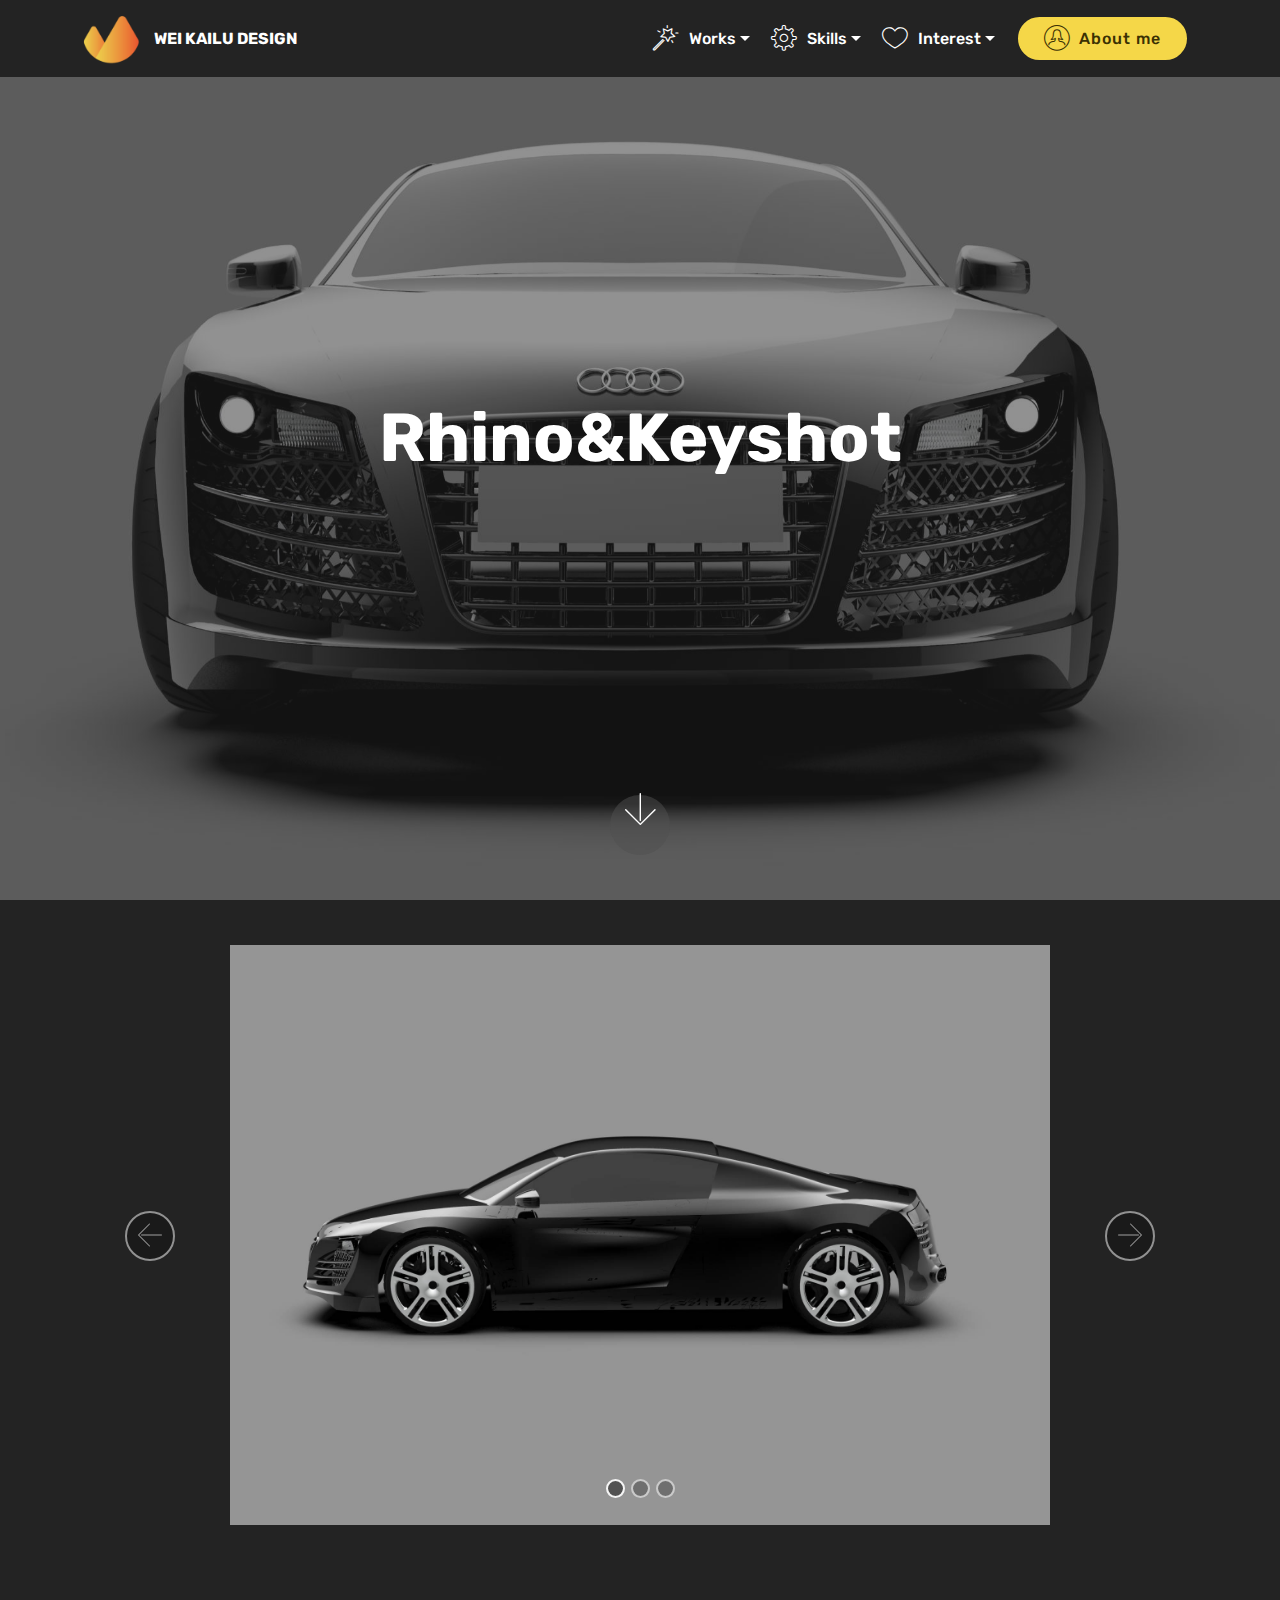
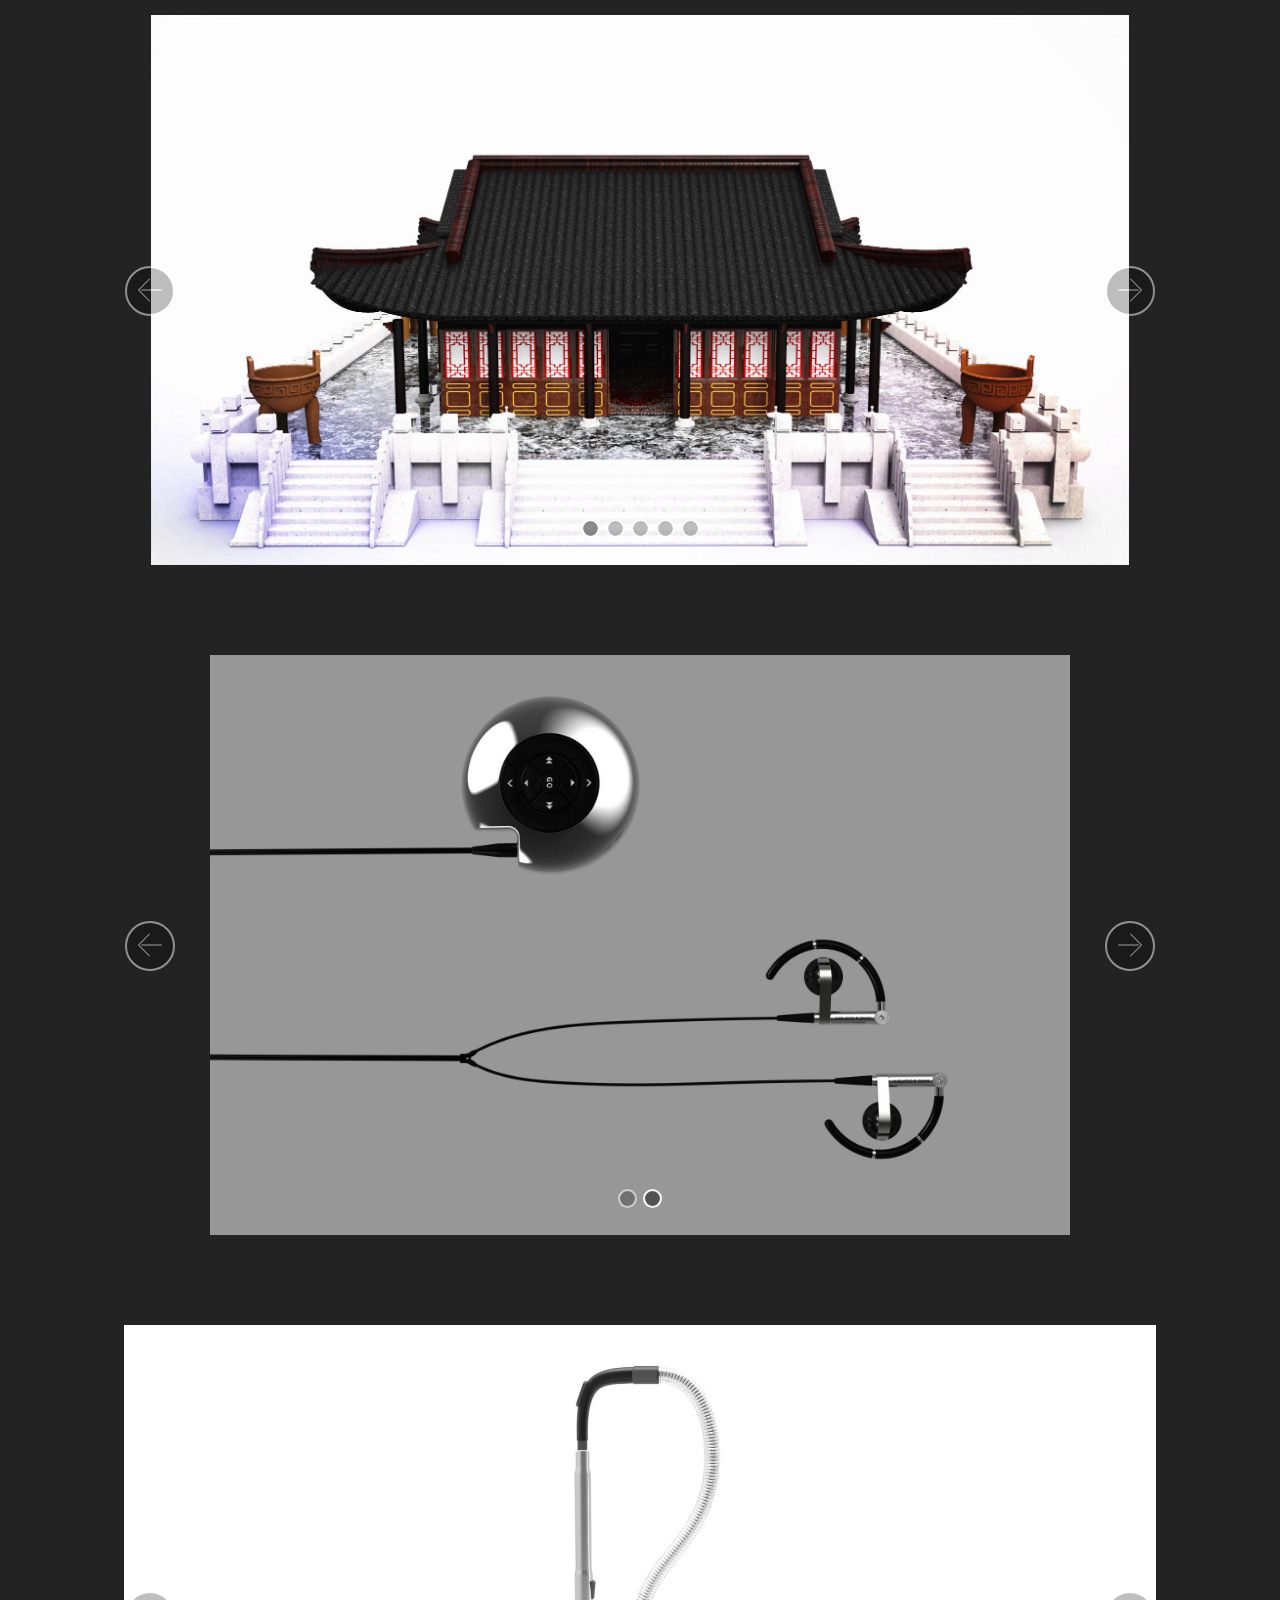
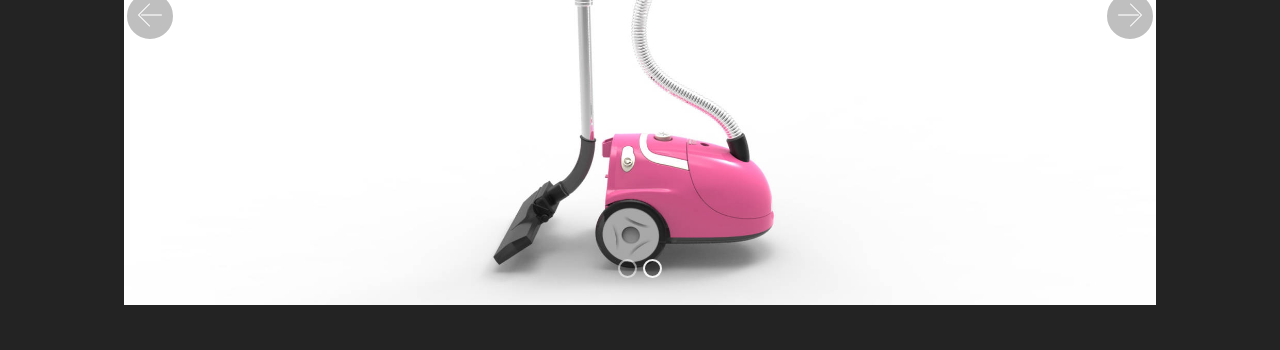
<file: page4.html>
<!DOCTYPE html>
<html  >
<head>
  <!-- Site made with Mobirise Website Builder v4.12.3, https://mobirise.com -->
  <meta charset="UTF-8">
  <meta http-equiv="X-UA-Compatible" content="IE=edge">
  <meta name="generator" content="Mobirise v4.12.3, mobirise.com">
  <meta name="viewport" content="width=device-width, initial-scale=1, minimum-scale=1">
  <link rel="shortcut icon" href="assets/images/logo-96x96.png" type="image/x-icon">
  <meta name="description" content="Web Generator Description">
  
  
  <title>rhino</title>
  <link rel="stylesheet" href="assets/web/assets/mobirise-icons/mobirise-icons.css">
  <link rel="stylesheet" href="assets/bootstrap/css/bootstrap.min.css">
  <link rel="stylesheet" href="assets/bootstrap/css/bootstrap-grid.min.css">
  <link rel="stylesheet" href="assets/bootstrap/css/bootstrap-reboot.min.css">
  <link rel="stylesheet" href="assets/dropdown/css/style.css">
  <link rel="stylesheet" href="assets/tether/tether.min.css">
  <link rel="stylesheet" href="assets/theme/css/style.css">
  <link rel="preload" as="style" href="assets/mobirise/css/mbr-additional.css"><link rel="stylesheet" href="assets/mobirise/css/mbr-additional.css" type="text/css">
  
  
  
</head>
<body>
  <section class="menu cid-qTkzRZLJNu" once="menu" id="menu1-p">

    

    <nav class="navbar navbar-expand beta-menu navbar-dropdown align-items-center navbar-fixed-top navbar-toggleable-sm">
        <button class="navbar-toggler navbar-toggler-right" type="button" data-toggle="collapse" data-target="#navbarSupportedContent" aria-controls="navbarSupportedContent" aria-expanded="false" aria-label="Toggle navigation">
            <div class="hamburger">
                <span></span>
                <span></span>
                <span></span>
                <span></span>
            </div>
        </button>
        <div class="menu-logo">
            <div class="navbar-brand">
                <span class="navbar-logo">
                    <a href="index.html">
                         <img src="assets/images/logo-96x96.png" alt="Mobirise" title="" style="height: 3.8rem;">
                    </a>
                </span>
                <span class="navbar-caption-wrap"><a class="navbar-caption text-white display-4" href="index.html">
                        WEI KAILU DESIGN</a></span>
            </div>
        </div>
        <div class="collapse navbar-collapse" id="navbarSupportedContent">
            <ul class="navbar-nav nav-dropdown" data-app-modern-menu="true"><li class="nav-item dropdown open">
                    <a class="nav-link link text-white dropdown-toggle display-4" href="https://mobirise.com" data-toggle="dropdown-submenu" aria-expanded="true"><span class="mbri-magic-stick mbr-iconfont mbr-iconfont-btn"></span>Works</a><div class="dropdown-menu"><a class="text-white dropdown-item display-4" href="page6.html">01BENBEN</a><a class="text-white dropdown-item display-4" href="page7.html">02CyberBling</a><a class="text-white dropdown-item display-4" href="page8.html">03Yi Tao</a><a class="text-white dropdown-item display-4" href="page3.html" aria-expanded="false">Otherwork</a></div>
                </li><li class="nav-item dropdown"><a class="nav-link link text-white dropdown-toggle display-4" href="https://mobirise.com" data-toggle="dropdown-submenu" aria-expanded="false"><span class="mbri-setting3 mbr-iconfont mbr-iconfont-btn"></span>
                        Skills</a><div class="dropdown-menu"><a class="text-white dropdown-item display-4" href="page1.html">Sketch</a><a class="text-white dropdown-item display-4" href="page4.html">Rhino&amp;Keyshot<br></a></div></li><li class="nav-item dropdown"><a class="nav-link link text-white dropdown-toggle display-4" href="https://mobirise.com" data-toggle="dropdown-submenu" aria-expanded="true"><span class="mbri-hearth mbr-iconfont mbr-iconfont-btn"></span>
                        Interest</a><div class="dropdown-menu"><a class="text-white dropdown-item display-4" href="page2.html">Illustration</a><a class="text-white dropdown-item display-4" href="page10.html">music<br></a></div></li></ul>
            <div class="navbar-buttons mbr-section-btn"><a class="btn btn-sm btn-primary display-4" href="page5.html"><span class="mbri-user2 mbr-iconfont mbr-iconfont-btn"></span>
                    
                    About me</a></div>
        </div>
    </nav>
</section>

<section class="engine"><a href="https://mobirise.info/z">best free website templates</a></section><section class="cid-rThM2M3ELy mbr-fullscreen mbr-parallax-background" id="header2-r">

    

    <div class="mbr-overlay" style="opacity: 0.5; background-color: rgb(35, 35, 35);"></div>

    <div class="container align-center">
        <div class="row justify-content-md-center">
            <div class="mbr-white col-md-10">
                <h1 class="mbr-section-title mbr-bold pb-3 mbr-fonts-style display-1">
                    Rhino&amp;Keyshot</h1>
                
                
                
            </div>
        </div>
    </div>
    <div class="mbr-arrow hidden-sm-down" aria-hidden="true">
        <a href="#next">
            <i class="mbri-down mbr-iconfont"></i>
        </a>
    </div>
</section>

<section class="carousel slide cid-rThNYMuSaR" data-interval="false" id="slider2-u">

    
    <div class="container content-slider">
        <div class="content-slider-wrap">
            <div><div class="mbr-slider slide carousel" data-keyboard="false" data-ride="false" data-interval="false" data-pause="false"><ol class="carousel-indicators"><li data-app-prevent-settings="" data-target="#slider2-u" class=" active" data-slide-to="0"></li><li data-app-prevent-settings="" data-target="#slider2-u" data-slide-to="1"></li><li data-app-prevent-settings="" data-target="#slider2-u" data-slide-to="2"></li></ol><div class="carousel-inner" role="listbox"><div class="carousel-item slider-fullscreen-image active" data-bg-video-slide="false" style="background-image: url(assets/images/untitled.52-2000x1414.jpg);"><div class="container container-slide"><div class="image_wrapper"><img src="assets/images/untitled.52-2000x1414.jpg" alt="" title=""><div class="carousel-caption justify-content-center"><div class="col-10 align-right"></div></div></div></div></div><div class="carousel-item slider-fullscreen-image" data-bg-video-slide="false" style="background-image: url(assets/images/untitled.49-2000x1414.jpg);"><div class="container container-slide"><div class="image_wrapper"><img src="assets/images/untitled.49-2000x1414.jpg" alt="" title=""><div class="carousel-caption justify-content-center"><div class="col-10 align-right"></div></div></div></div></div><div class="carousel-item slider-fullscreen-image" data-bg-video-slide="false" style="background-image: url(assets/images/untitled.51-2000x1414.jpg);"><div class="container container-slide"><div class="image_wrapper"><img src="assets/images/untitled.51-2000x1414.jpg" alt="" title=""><div class="carousel-caption justify-content-center"><div class="col-10 align-right"></div></div></div></div></div></div><a data-app-prevent-settings="" class="carousel-control carousel-control-prev" role="button" data-slide="prev" href="#slider2-u"><span aria-hidden="true" class="mbri-left mbr-iconfont"></span><span class="sr-only">Previous</span></a><a data-app-prevent-settings="" class="carousel-control carousel-control-next" role="button" data-slide="next" href="#slider2-u"><span aria-hidden="true" class="mbri-right mbr-iconfont"></span><span class="sr-only">Next</span></a></div></div> 
        </div>
    </div>
</section>

<section class="carousel slide cid-rThP2gB9xW" data-interval="false" id="slider2-v">

    
    <div class="container content-slider">
        <div class="content-slider-wrap">
            <div><div class="mbr-slider slide carousel" data-keyboard="false" data-ride="false" data-interval="false" data-pause="false"><ol class="carousel-indicators"><li data-app-prevent-settings="" data-target="#slider2-v" class=" active" data-slide-to="0"></li><li data-app-prevent-settings="" data-target="#slider2-v" data-slide-to="1"></li><li data-app-prevent-settings="" data-target="#slider2-v" data-slide-to="2"></li><li data-app-prevent-settings="" data-target="#slider2-v" data-slide-to="3"></li><li data-app-prevent-settings="" data-target="#slider2-v" data-slide-to="4"></li></ol><div class="carousel-inner" role="listbox"><div class="carousel-item slider-fullscreen-image active" data-bg-video-slide="false" style="background-image: url(assets/images/0.86-2000x1125.jpg);"><div class="container container-slide"><div class="image_wrapper"><img src="assets/images/0.86-2000x1125.jpg" alt="" title=""><div class="carousel-caption justify-content-center"><div class="col-10 align-right"></div></div></div></div></div><div class="carousel-item slider-fullscreen-image" data-bg-video-slide="false" style="background-image: url(assets/images/0.87-2000x1247.jpg);"><div class="container container-slide"><div class="image_wrapper"><img src="assets/images/0.87-2000x1247.jpg" alt="" title=""><div class="carousel-caption justify-content-center"><div class="col-10 align-center"></div></div></div></div></div><div class="carousel-item slider-fullscreen-image" data-bg-video-slide="false" style="background-image: url(assets/images/0.88-2000x1125.jpg);"><div class="container container-slide"><div class="image_wrapper"><img src="assets/images/0.88-2000x1125.jpg" alt="" title=""><div class="carousel-caption justify-content-center"><div class="col-10 align-center"></div></div></div></div></div><div class="carousel-item slider-fullscreen-image" data-bg-video-slide="false" style="background-image: url(assets/images/0.90-2000x1049.jpg);"><div class="container container-slide"><div class="image_wrapper"><img src="assets/images/0.90-2000x1049.jpg" alt="" title=""><div class="carousel-caption justify-content-center"><div class="col-10 align-center"></div></div></div></div></div><div class="carousel-item slider-fullscreen-image" data-bg-video-slide="false" style="background-image: url(assets/images/0.94-2000x1250.jpg);"><div class="container container-slide"><div class="image_wrapper"><img src="assets/images/0.94-2000x1250.jpg" alt="" title=""><div class="carousel-caption justify-content-center"><div class="col-10 align-center"></div></div></div></div></div></div><a data-app-prevent-settings="" class="carousel-control carousel-control-prev" role="button" data-slide="prev" href="#slider2-v"><span aria-hidden="true" class="mbri-left mbr-iconfont"></span><span class="sr-only">Previous</span></a><a data-app-prevent-settings="" class="carousel-control carousel-control-next" role="button" data-slide="next" href="#slider2-v"><span aria-hidden="true" class="mbri-right mbr-iconfont"></span><span class="sr-only">Next</span></a></div></div> 
        </div>
    </div>
</section>

<section class="carousel slide cid-rThP3G79cd" data-interval="false" id="slider2-w">

    
    <div class="container content-slider">
        <div class="content-slider-wrap">
            <div><div class="mbr-slider slide carousel" data-keyboard="false" data-ride="false" data-interval="false" data-pause="false"><ol class="carousel-indicators"><li data-app-prevent-settings="" data-target="#slider2-w" data-slide-to="0"></li><li data-app-prevent-settings="" data-target="#slider2-w" class=" active" data-slide-to="1"></li></ol><div class="carousel-inner" role="listbox"><div class="carousel-item slider-fullscreen-image" data-bg-video-slide="false" style="background-image: url(assets/images/160090220.159-2000x1350.jpg);"><div class="container container-slide"><div class="image_wrapper"><img src="assets/images/160090220.159-2000x1350.jpg" alt="" title=""><div class="carousel-caption justify-content-center"><div class="col-10 align-center"></div></div></div></div></div><div class="carousel-item slider-fullscreen-image active" data-bg-video-slide="false" style="background-image: url(assets/images/1600902220.160-2000x1350.jpg);"><div class="container container-slide"><div class="image_wrapper"><img src="assets/images/1600902220.160-2000x1350.jpg" alt="" title=""><div class="carousel-caption justify-content-center"><div class="col-10 align-center"></div></div></div></div></div></div><a data-app-prevent-settings="" class="carousel-control carousel-control-prev" role="button" data-slide="prev" href="#slider2-w"><span aria-hidden="true" class="mbri-left mbr-iconfont"></span><span class="sr-only">Previous</span></a><a data-app-prevent-settings="" class="carousel-control carousel-control-next" role="button" data-slide="next" href="#slider2-w"><span aria-hidden="true" class="mbri-right mbr-iconfont"></span><span class="sr-only">Next</span></a></div></div> 
        </div>
    </div>
</section>

<section class="carousel slide cid-rThRfEJnwR" data-interval="false" id="slider2-x">

    
    <div class="container content-slider">
        <div class="content-slider-wrap">
            <div><div class="mbr-slider slide carousel" data-keyboard="false" data-ride="false" data-interval="false" data-pause="false"><ol class="carousel-indicators"><li data-app-prevent-settings="" data-target="#slider2-x" data-slide-to="0"></li><li data-app-prevent-settings="" data-target="#slider2-x" class=" active" data-slide-to="1"></li></ol><div class="carousel-inner" role="listbox"><div class="carousel-item slider-fullscreen-image" data-bg-video-slide="false" style="background-image: url(assets/images/untitled.156-2000x1125.jpg);"><div class="container container-slide"><div class="image_wrapper"><img src="assets/images/untitled.156-2000x1125.jpg" alt="" title=""><div class="carousel-caption justify-content-center"><div class="col-10 align-center"></div></div></div></div></div><div class="carousel-item slider-fullscreen-image active" data-bg-video-slide="false" style="background-image: url(assets/images/untitled.152-2000x1125.jpg);"><div class="container container-slide"><div class="image_wrapper"><img src="assets/images/untitled.152-2000x1125.jpg" alt="" title=""><div class="carousel-caption justify-content-center"><div class="col-10 align-center"></div></div></div></div></div></div><a data-app-prevent-settings="" class="carousel-control carousel-control-prev" role="button" data-slide="prev" href="#slider2-x"><span aria-hidden="true" class="mbri-left mbr-iconfont"></span><span class="sr-only">Previous</span></a><a data-app-prevent-settings="" class="carousel-control carousel-control-next" role="button" data-slide="next" href="#slider2-x"><span aria-hidden="true" class="mbri-right mbr-iconfont"></span><span class="sr-only">Next</span></a></div></div> 
        </div>
    </div>
</section>


  <script src="assets/web/assets/jquery/jquery.min.js"></script>
  <script src="assets/popper/popper.min.js"></script>
  <script src="assets/bootstrap/js/bootstrap.min.js"></script>
  <script src="assets/parallax/jarallax.min.js"></script>
  <script src="assets/smoothscroll/smooth-scroll.js"></script>
  <script src="assets/dropdown/js/nav-dropdown.js"></script>
  <script src="assets/dropdown/js/navbar-dropdown.js"></script>
  <script src="assets/tether/tether.min.js"></script>
  <script src="assets/bootstrapcarouselswipe/bootstrap-carousel-swipe.js"></script>
  <script src="assets/ytplayer/jquery.mb.ytplayer.min.js"></script>
  <script src="assets/vimeoplayer/jquery.mb.vimeo_player.js"></script>
  <script src="assets/touchswipe/jquery.touch-swipe.min.js"></script>
  <script src="assets/theme/js/script.js"></script>
  <script src="assets/slidervideo/script.js"></script>
  
  
</body>
</html>
</file>
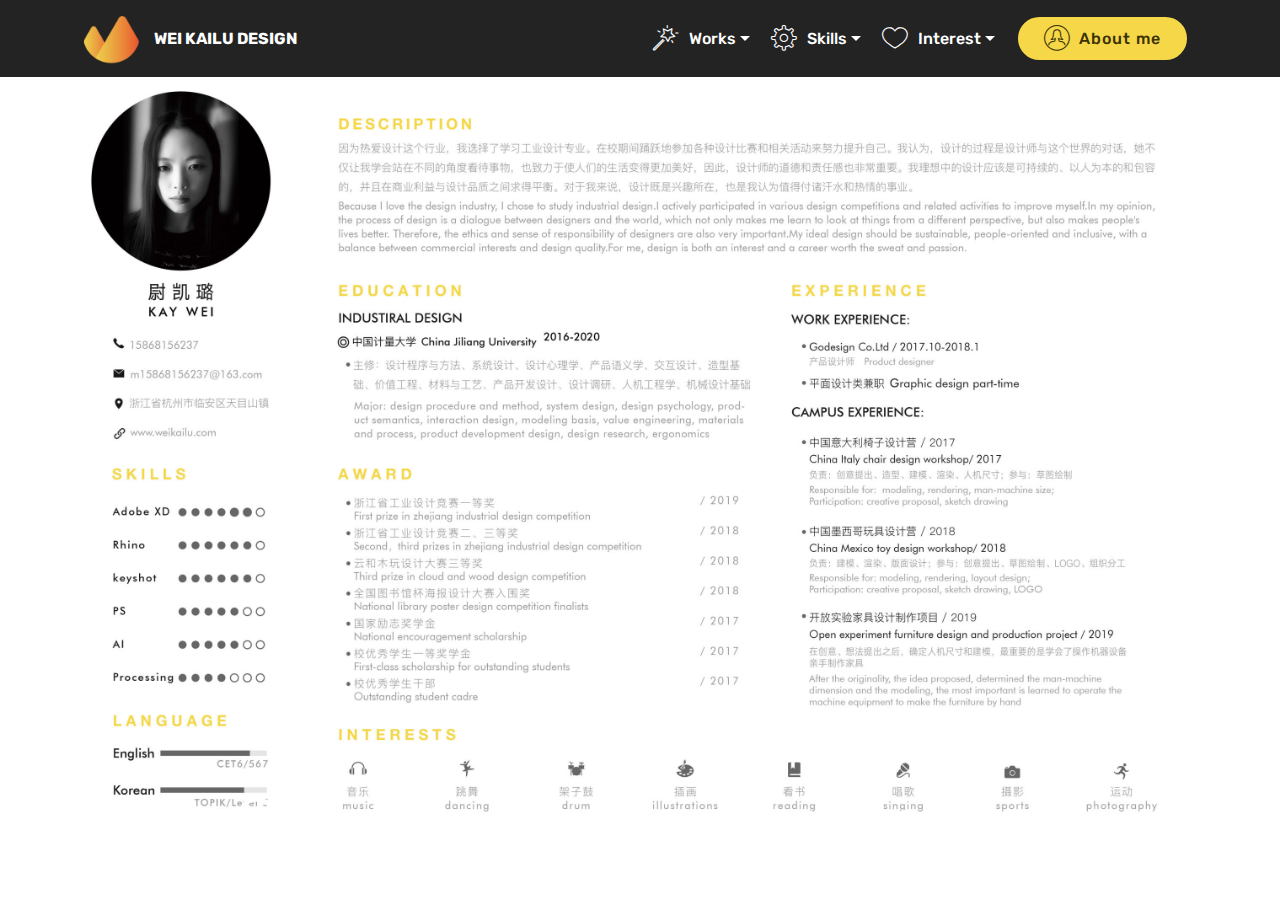
<file: page5.html>
<!DOCTYPE html>
<html  >
<head>
  <!-- Site made with Mobirise Website Builder v4.12.3, https://mobirise.com -->
  <meta charset="UTF-8">
  <meta http-equiv="X-UA-Compatible" content="IE=edge">
  <meta name="generator" content="Mobirise v4.12.3, mobirise.com">
  <meta name="viewport" content="width=device-width, initial-scale=1, minimum-scale=1">
  <link rel="shortcut icon" href="assets/images/logo-96x96.png" type="image/x-icon">
  <meta name="description" content="Web Site Creator Description">
  
  
  <title>me</title>
  <link rel="stylesheet" href="assets/web/assets/mobirise-icons/mobirise-icons.css">
  <link rel="stylesheet" href="assets/bootstrap/css/bootstrap.min.css">
  <link rel="stylesheet" href="assets/bootstrap/css/bootstrap-grid.min.css">
  <link rel="stylesheet" href="assets/bootstrap/css/bootstrap-reboot.min.css">
  <link rel="stylesheet" href="assets/tether/tether.min.css">
  <link rel="stylesheet" href="assets/dropdown/css/style.css">
  <link rel="stylesheet" href="assets/theme/css/style.css">
  <link rel="preload" as="style" href="assets/mobirise/css/mbr-additional.css"><link rel="stylesheet" href="assets/mobirise/css/mbr-additional.css" type="text/css">
  
  
  
</head>
<body>
  <section class="menu cid-qTkzRZLJNu" once="menu" id="menu1-13">

    

    <nav class="navbar navbar-expand beta-menu navbar-dropdown align-items-center navbar-fixed-top navbar-toggleable-sm">
        <button class="navbar-toggler navbar-toggler-right" type="button" data-toggle="collapse" data-target="#navbarSupportedContent" aria-controls="navbarSupportedContent" aria-expanded="false" aria-label="Toggle navigation">
            <div class="hamburger">
                <span></span>
                <span></span>
                <span></span>
                <span></span>
            </div>
        </button>
        <div class="menu-logo">
            <div class="navbar-brand">
                <span class="navbar-logo">
                    <a href="index.html">
                         <img src="assets/images/logo-96x96.png" alt="Mobirise" title="" style="height: 3.8rem;">
                    </a>
                </span>
                <span class="navbar-caption-wrap"><a class="navbar-caption text-white display-4" href="index.html">
                        WEI KAILU DESIGN</a></span>
            </div>
        </div>
        <div class="collapse navbar-collapse" id="navbarSupportedContent">
            <ul class="navbar-nav nav-dropdown" data-app-modern-menu="true"><li class="nav-item dropdown open">
                    <a class="nav-link link text-white dropdown-toggle display-4" href="https://mobirise.com" data-toggle="dropdown-submenu" aria-expanded="true"><span class="mbri-magic-stick mbr-iconfont mbr-iconfont-btn"></span>Works</a><div class="dropdown-menu"><a class="text-white dropdown-item display-4" href="page6.html">01BENBEN</a><a class="text-white dropdown-item display-4" href="page7.html">02CyberBling</a><a class="text-white dropdown-item display-4" href="page8.html">03Yi Tao</a><a class="text-white dropdown-item display-4" href="page3.html" aria-expanded="false">Otherwork</a></div>
                </li><li class="nav-item dropdown"><a class="nav-link link text-white dropdown-toggle display-4" href="https://mobirise.com" data-toggle="dropdown-submenu" aria-expanded="false"><span class="mbri-setting3 mbr-iconfont mbr-iconfont-btn"></span>
                        Skills</a><div class="dropdown-menu"><a class="text-white dropdown-item display-4" href="page1.html">Sketch</a><a class="text-white dropdown-item display-4" href="page4.html">Rhino&amp;Keyshot<br></a></div></li><li class="nav-item dropdown"><a class="nav-link link text-white dropdown-toggle display-4" href="https://mobirise.com" data-toggle="dropdown-submenu" aria-expanded="true"><span class="mbri-hearth mbr-iconfont mbr-iconfont-btn"></span>
                        Interest</a><div class="dropdown-menu"><a class="text-white dropdown-item display-4" href="page2.html">Illustration</a><a class="text-white dropdown-item display-4" href="page10.html">music<br></a></div></li></ul>
            <div class="navbar-buttons mbr-section-btn"><a class="btn btn-sm btn-primary display-4" href="page5.html"><span class="mbri-user2 mbr-iconfont mbr-iconfont-btn"></span>
                    
                    About me</a></div>
        </div>
    </nav>
</section>

<section class="engine"><a href="https://mobirise.info/v">html templates</a></section><section class="cid-rTi8dV8O5M" id="image2-17">

    

    <figure class="mbr-figure">
        <div class="image-block" style="width: 100%;">
            <img src="assets/images/me-4-3038x2148.jpg" alt="Mobirise" title="">
            <figcaption class="mbr-figure-caption mbr-figure-caption-over">
                <div class="pb-5 px-3 mbr-white align-center mbr-fonts-style display-1">
                    Create awesome websites!
                </div>
            </figcaption>
        </div>
    </figure>
</section>


  <script src="assets/web/assets/jquery/jquery.min.js"></script>
  <script src="assets/popper/popper.min.js"></script>
  <script src="assets/bootstrap/js/bootstrap.min.js"></script>
  <script src="assets/tether/tether.min.js"></script>
  <script src="assets/smoothscroll/smooth-scroll.js"></script>
  <script src="assets/dropdown/js/nav-dropdown.js"></script>
  <script src="assets/dropdown/js/navbar-dropdown.js"></script>
  <script src="assets/touchswipe/jquery.touch-swipe.min.js"></script>
  <script src="assets/theme/js/script.js"></script>
  
  
</body>
</html>
</file>
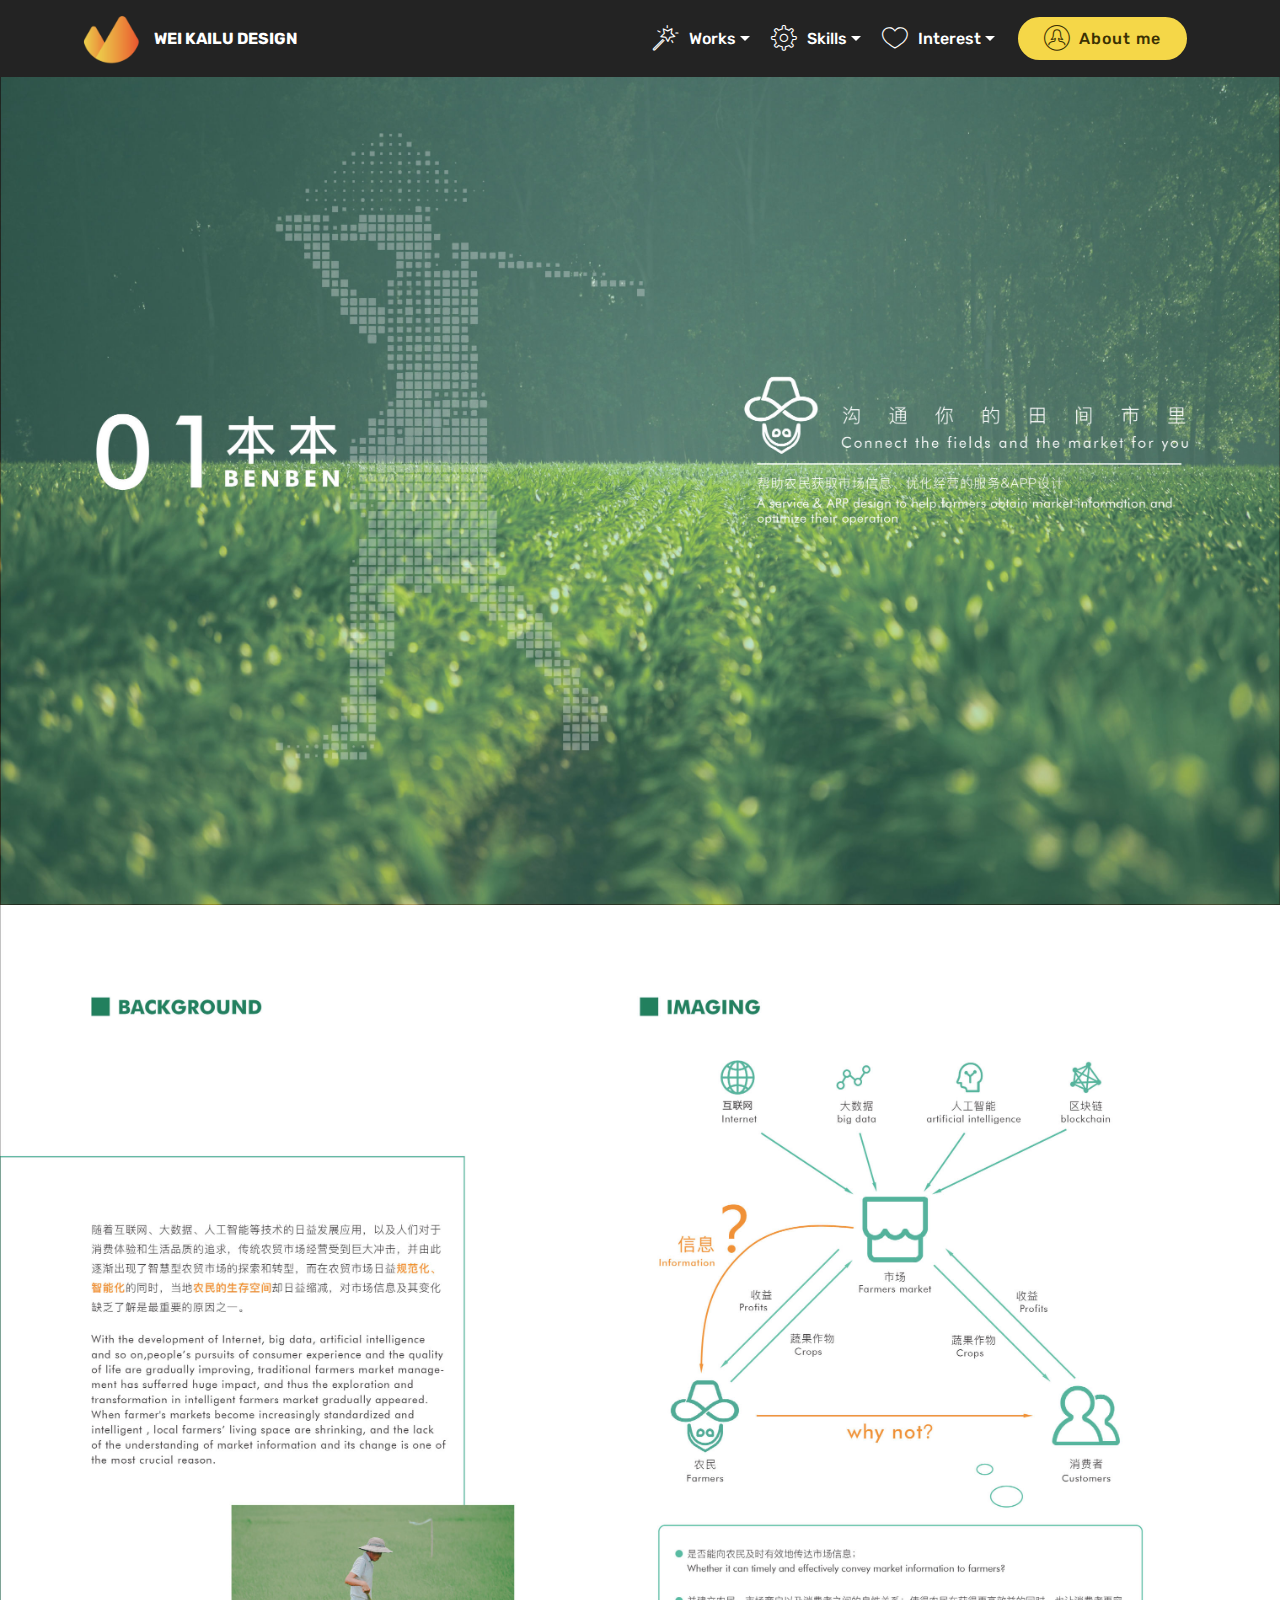
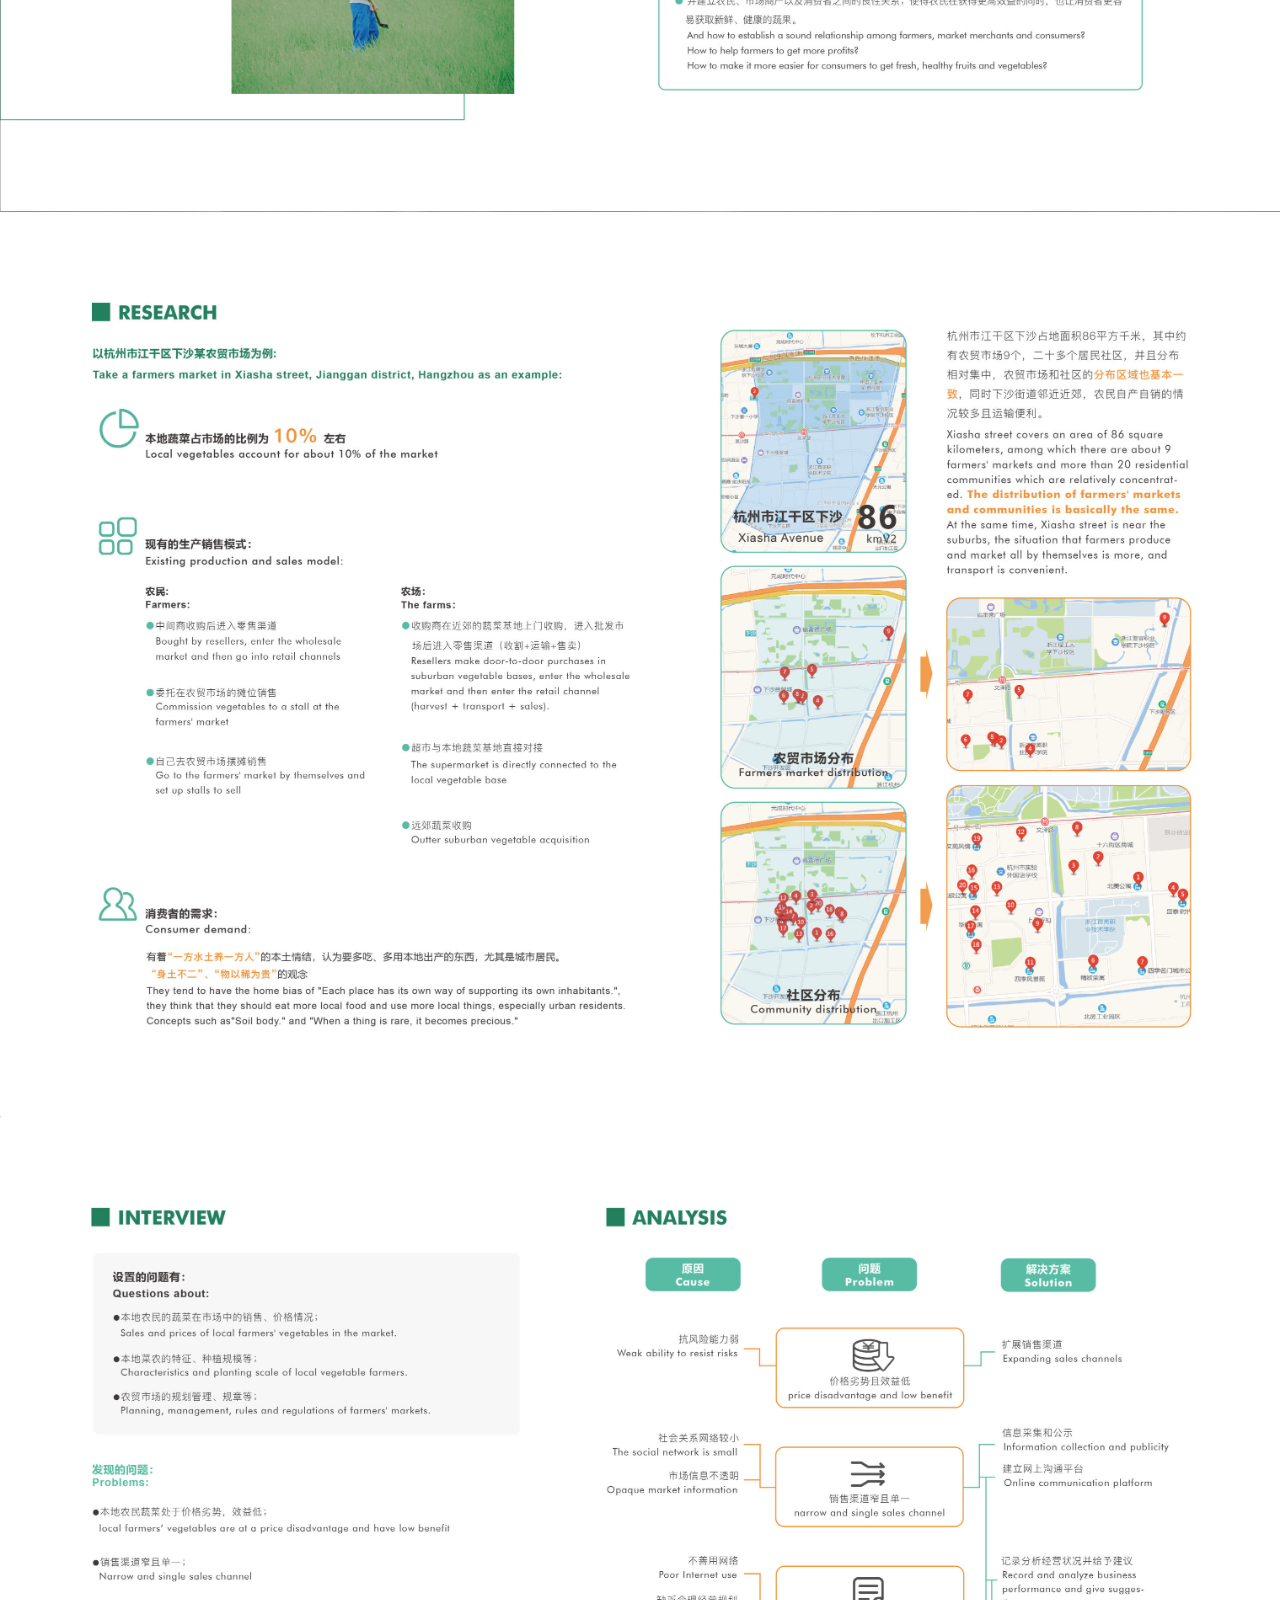
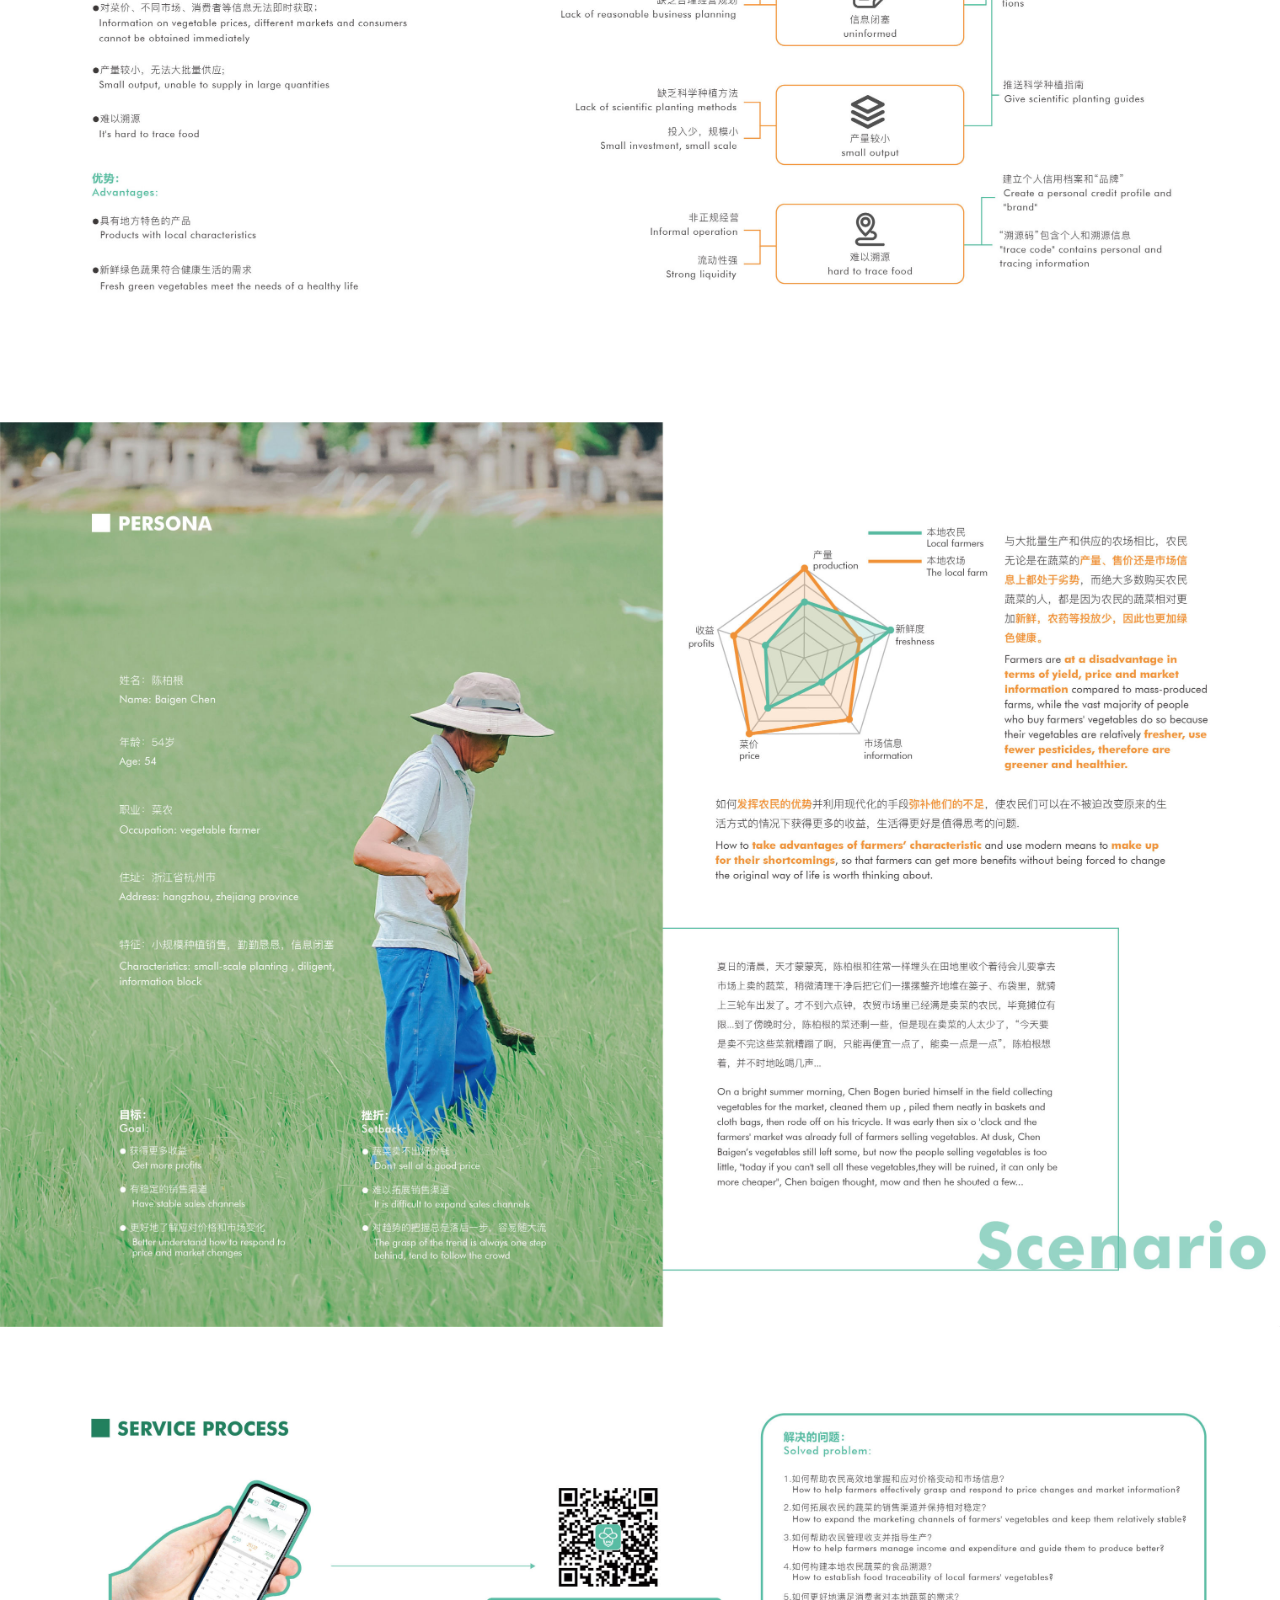
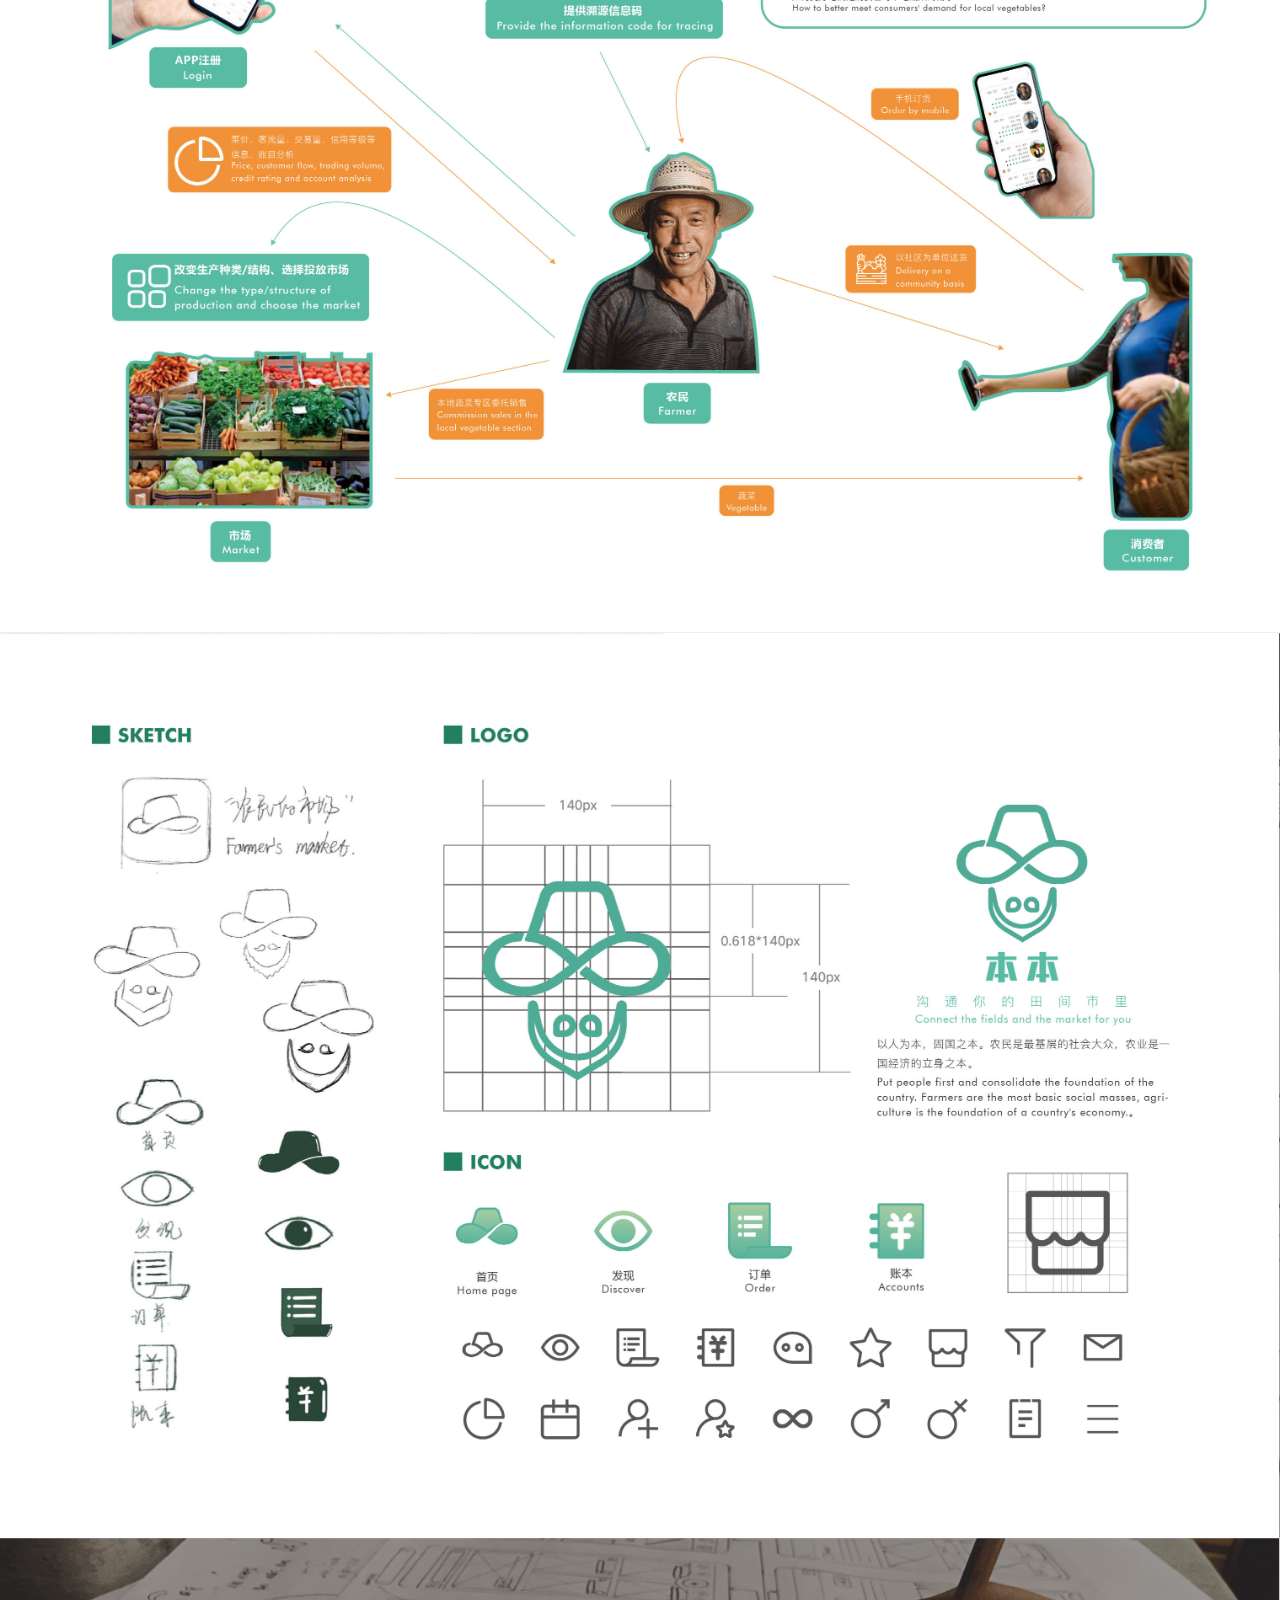
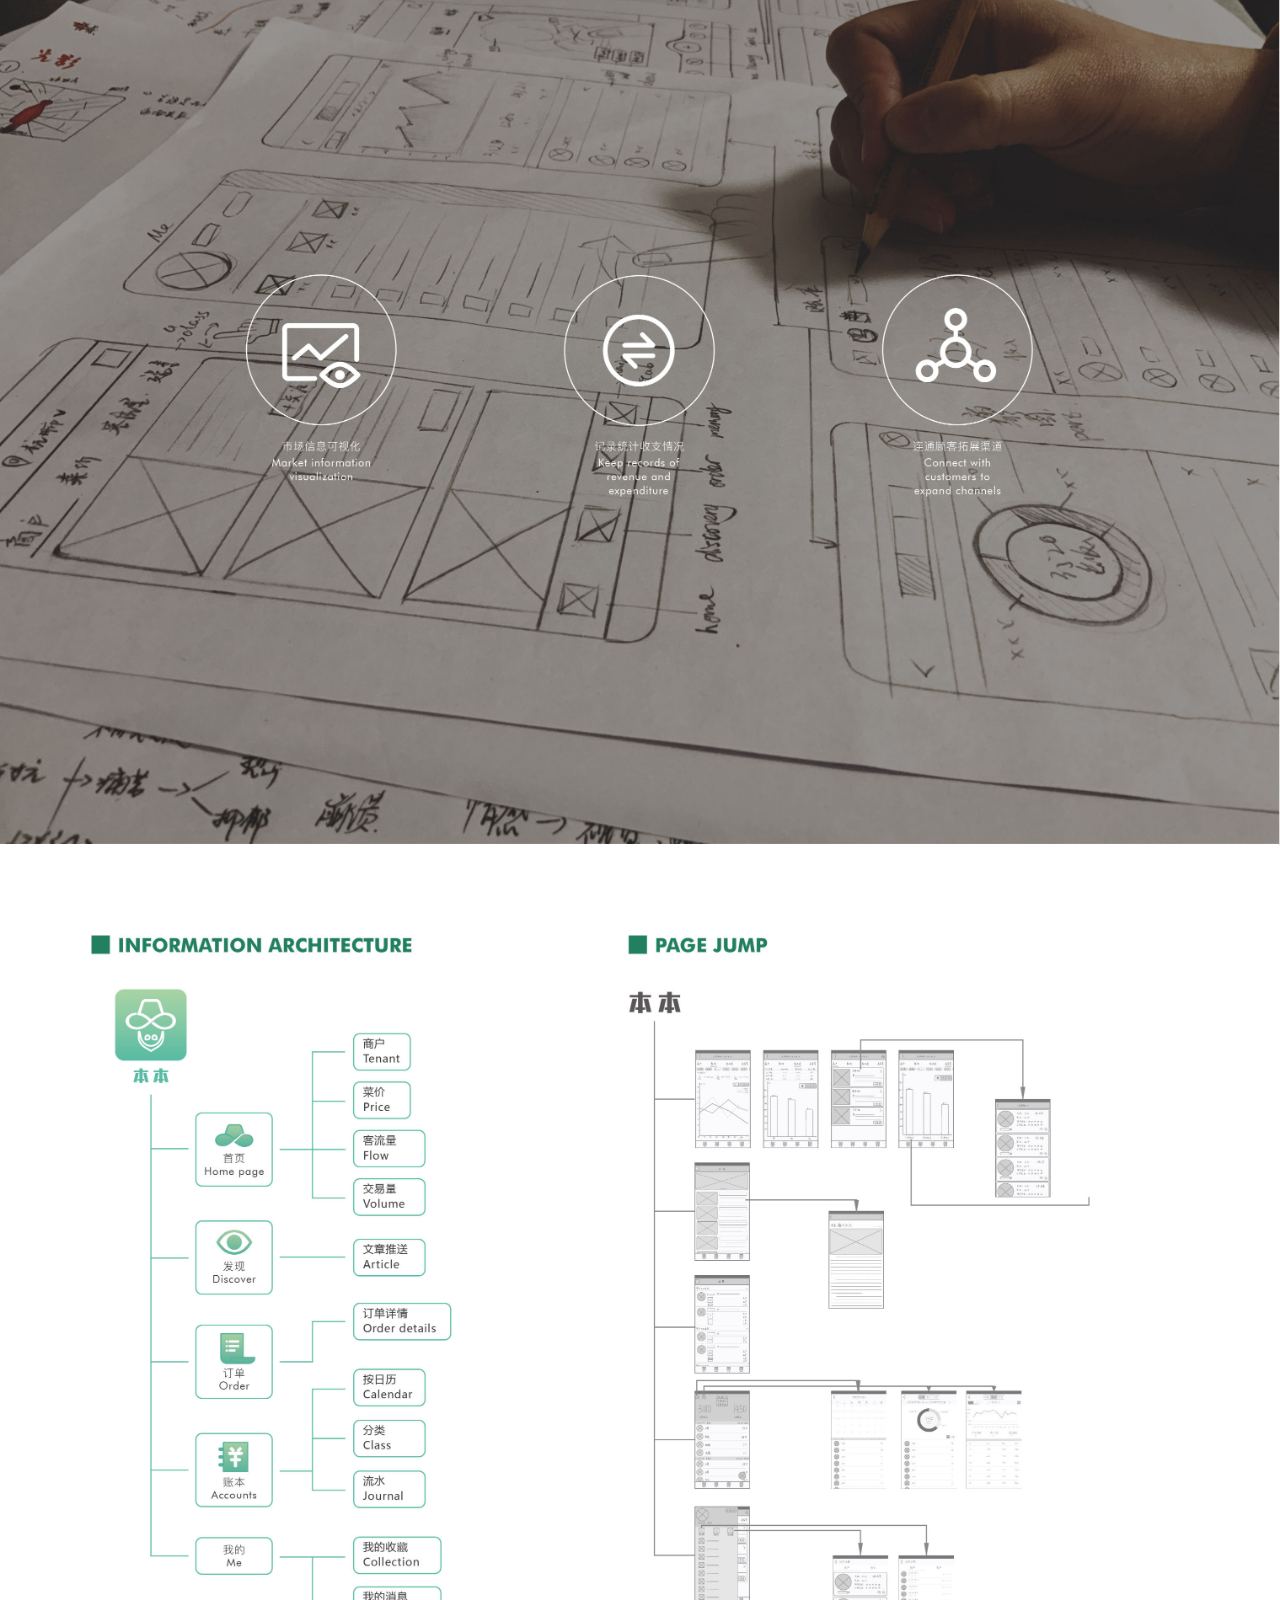
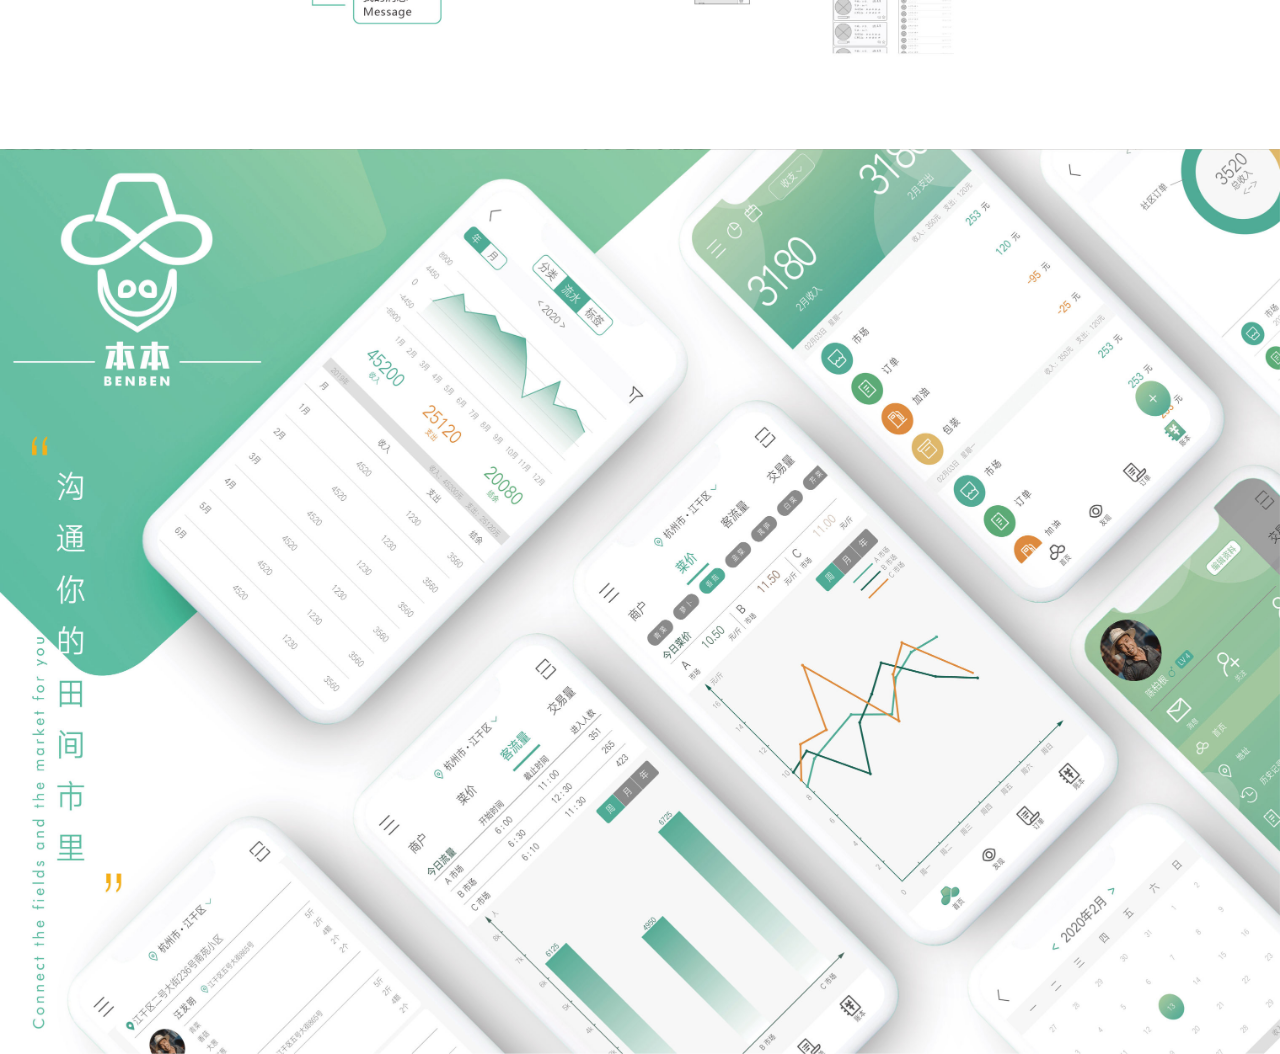
<file: page6.html>
<!DOCTYPE html>
<html  >
<head>
  <!-- Site made with Mobirise Website Builder v4.12.3, https://mobirise.com -->
  <meta charset="UTF-8">
  <meta http-equiv="X-UA-Compatible" content="IE=edge">
  <meta name="generator" content="Mobirise v4.12.3, mobirise.com">
  <meta name="viewport" content="width=device-width, initial-scale=1, minimum-scale=1">
  <link rel="shortcut icon" href="assets/images/logo-96x96.png" type="image/x-icon">
  <meta name="description" content="Web Site Maker Description">
  
  
  <title>benben</title>
  <link rel="stylesheet" href="assets/web/assets/mobirise-icons/mobirise-icons.css">
  <link rel="stylesheet" href="assets/bootstrap/css/bootstrap.min.css">
  <link rel="stylesheet" href="assets/bootstrap/css/bootstrap-grid.min.css">
  <link rel="stylesheet" href="assets/bootstrap/css/bootstrap-reboot.min.css">
  <link rel="stylesheet" href="assets/tether/tether.min.css">
  <link rel="stylesheet" href="assets/dropdown/css/style.css">
  <link rel="stylesheet" href="assets/theme/css/style.css">
  <link rel="preload" as="style" href="assets/mobirise/css/mbr-additional.css"><link rel="stylesheet" href="assets/mobirise/css/mbr-additional.css" type="text/css">
  
  
  
</head>
<body>
  <section class="menu cid-qTkzRZLJNu" once="menu" id="menu1-1i">

    

    <nav class="navbar navbar-expand beta-menu navbar-dropdown align-items-center navbar-fixed-top navbar-toggleable-sm">
        <button class="navbar-toggler navbar-toggler-right" type="button" data-toggle="collapse" data-target="#navbarSupportedContent" aria-controls="navbarSupportedContent" aria-expanded="false" aria-label="Toggle navigation">
            <div class="hamburger">
                <span></span>
                <span></span>
                <span></span>
                <span></span>
            </div>
        </button>
        <div class="menu-logo">
            <div class="navbar-brand">
                <span class="navbar-logo">
                    <a href="index.html">
                         <img src="assets/images/logo-96x96.png" alt="Mobirise" title="" style="height: 3.8rem;">
                    </a>
                </span>
                <span class="navbar-caption-wrap"><a class="navbar-caption text-white display-4" href="index.html">
                        WEI KAILU DESIGN</a></span>
            </div>
        </div>
        <div class="collapse navbar-collapse" id="navbarSupportedContent">
            <ul class="navbar-nav nav-dropdown" data-app-modern-menu="true"><li class="nav-item dropdown open">
                    <a class="nav-link link text-white dropdown-toggle display-4" href="https://mobirise.com" data-toggle="dropdown-submenu" aria-expanded="true"><span class="mbri-magic-stick mbr-iconfont mbr-iconfont-btn"></span>Works</a><div class="dropdown-menu"><a class="text-white dropdown-item display-4" href="page6.html">01BENBEN</a><a class="text-white dropdown-item display-4" href="page7.html">02CyberBling</a><a class="text-white dropdown-item display-4" href="page8.html">03Yi Tao</a><a class="text-white dropdown-item display-4" href="page3.html" aria-expanded="false">Otherwork</a></div>
                </li><li class="nav-item dropdown"><a class="nav-link link text-white dropdown-toggle display-4" href="https://mobirise.com" data-toggle="dropdown-submenu" aria-expanded="false"><span class="mbri-setting3 mbr-iconfont mbr-iconfont-btn"></span>
                        Skills</a><div class="dropdown-menu"><a class="text-white dropdown-item display-4" href="page1.html">Sketch</a><a class="text-white dropdown-item display-4" href="page4.html">Rhino&amp;Keyshot<br></a></div></li><li class="nav-item dropdown"><a class="nav-link link text-white dropdown-toggle display-4" href="https://mobirise.com" data-toggle="dropdown-submenu" aria-expanded="true"><span class="mbri-hearth mbr-iconfont mbr-iconfont-btn"></span>
                        Interest</a><div class="dropdown-menu"><a class="text-white dropdown-item display-4" href="page2.html">Illustration</a><a class="text-white dropdown-item display-4" href="page10.html">music<br></a></div></li></ul>
            <div class="navbar-buttons mbr-section-btn"><a class="btn btn-sm btn-primary display-4" href="page5.html"><span class="mbri-user2 mbr-iconfont mbr-iconfont-btn"></span>
                    
                    About me</a></div>
        </div>
    </nav>
</section>

<section class="engine"><a href="https://mobirise.info/e">make your own website for free</a></section><section class="cid-rUeutuYMU3" id="image2-1l">

    

    <figure class="mbr-figure">
        <div class="image-block" style="width: 100%;">
            <img src="assets/images/project01rgb-6-3038x2149.jpg" alt="Mobirise" title="">
            
        </div>
    </figure>
</section>

<section class="cid-rUeuI0ITNj" id="image2-1m">

    

    <figure class="mbr-figure">
        <div class="image-block" style="width: 100%;">
            <img src="assets/images/project01rgb-7-3038x2149.jpg" alt="Mobirise" title="">
            
        </div>
    </figure>
</section>

<section class="cid-rUeuIdo5da" id="image2-1n">

    

    <figure class="mbr-figure">
        <div class="image-block" style="width: 100%;">
            <img src="assets/images/project01rgb-8-3038x2149.jpg" alt="Mobirise" title="">
            
        </div>
    </figure>
</section>

<section class="cid-rUeuImgO1w" id="image2-1o">

    

    <figure class="mbr-figure">
        <div class="image-block" style="width: 100%;">
            <img src="assets/images/project01rgb-9-3038x2149.jpg" alt="Mobirise" title="">
            
        </div>
    </figure>
</section>

<section class="cid-rUeuIvHMn3" id="image2-1p">

    

    <figure class="mbr-figure">
        <div class="image-block" style="width: 100%;">
            <img src="assets/images/project01rgb-10-3038x2149.jpg" alt="Mobirise" title="">
            
        </div>
    </figure>
</section>

<section class="cid-rUeuIFkVYP" id="image2-1q">

    

    <figure class="mbr-figure">
        <div class="image-block" style="width: 100%;">
            <img src="assets/images/project01rgb-11-3038x2149.jpg" alt="Mobirise" title="">
            
        </div>
    </figure>
</section>

<section class="cid-rUeuIIBWwN" id="image2-1r">

    

    <figure class="mbr-figure">
        <div class="image-block" style="width: 100%;">
            <img src="assets/images/project01rgb-12-3038x2149.jpg" alt="Mobirise" title="">
            
        </div>
    </figure>
</section>

<section class="cid-rUeuIN6VsE" id="image2-1s">

    

    <figure class="mbr-figure">
        <div class="image-block" style="width: 100%;">
            <img src="assets/images/project01rgb-13-3038x2149.jpg" alt="Mobirise" title="">
            
        </div>
    </figure>
</section>

<section class="cid-rUeuITnyNG" id="image2-1t">

    

    <figure class="mbr-figure">
        <div class="image-block" style="width: 100%;">
            <img src="assets/images/project01rgb-14-3038x2149.jpg" alt="Mobirise" title="">
            
        </div>
    </figure>
</section>

<section class="cid-rUeuJgmCeb" id="image2-1u">

    

    <figure class="mbr-figure">
        <div class="image-block" style="width: 100%;">
            <img src="assets/images/project01rgb-15-3038x2149.jpg" alt="Mobirise" title="">
            
        </div>
    </figure>
</section>


  <script src="assets/web/assets/jquery/jquery.min.js"></script>
  <script src="assets/popper/popper.min.js"></script>
  <script src="assets/bootstrap/js/bootstrap.min.js"></script>
  <script src="assets/tether/tether.min.js"></script>
  <script src="assets/smoothscroll/smooth-scroll.js"></script>
  <script src="assets/dropdown/js/nav-dropdown.js"></script>
  <script src="assets/dropdown/js/navbar-dropdown.js"></script>
  <script src="assets/touchswipe/jquery.touch-swipe.min.js"></script>
  <script src="assets/theme/js/script.js"></script>
  
  
</body>
</html>
</file>
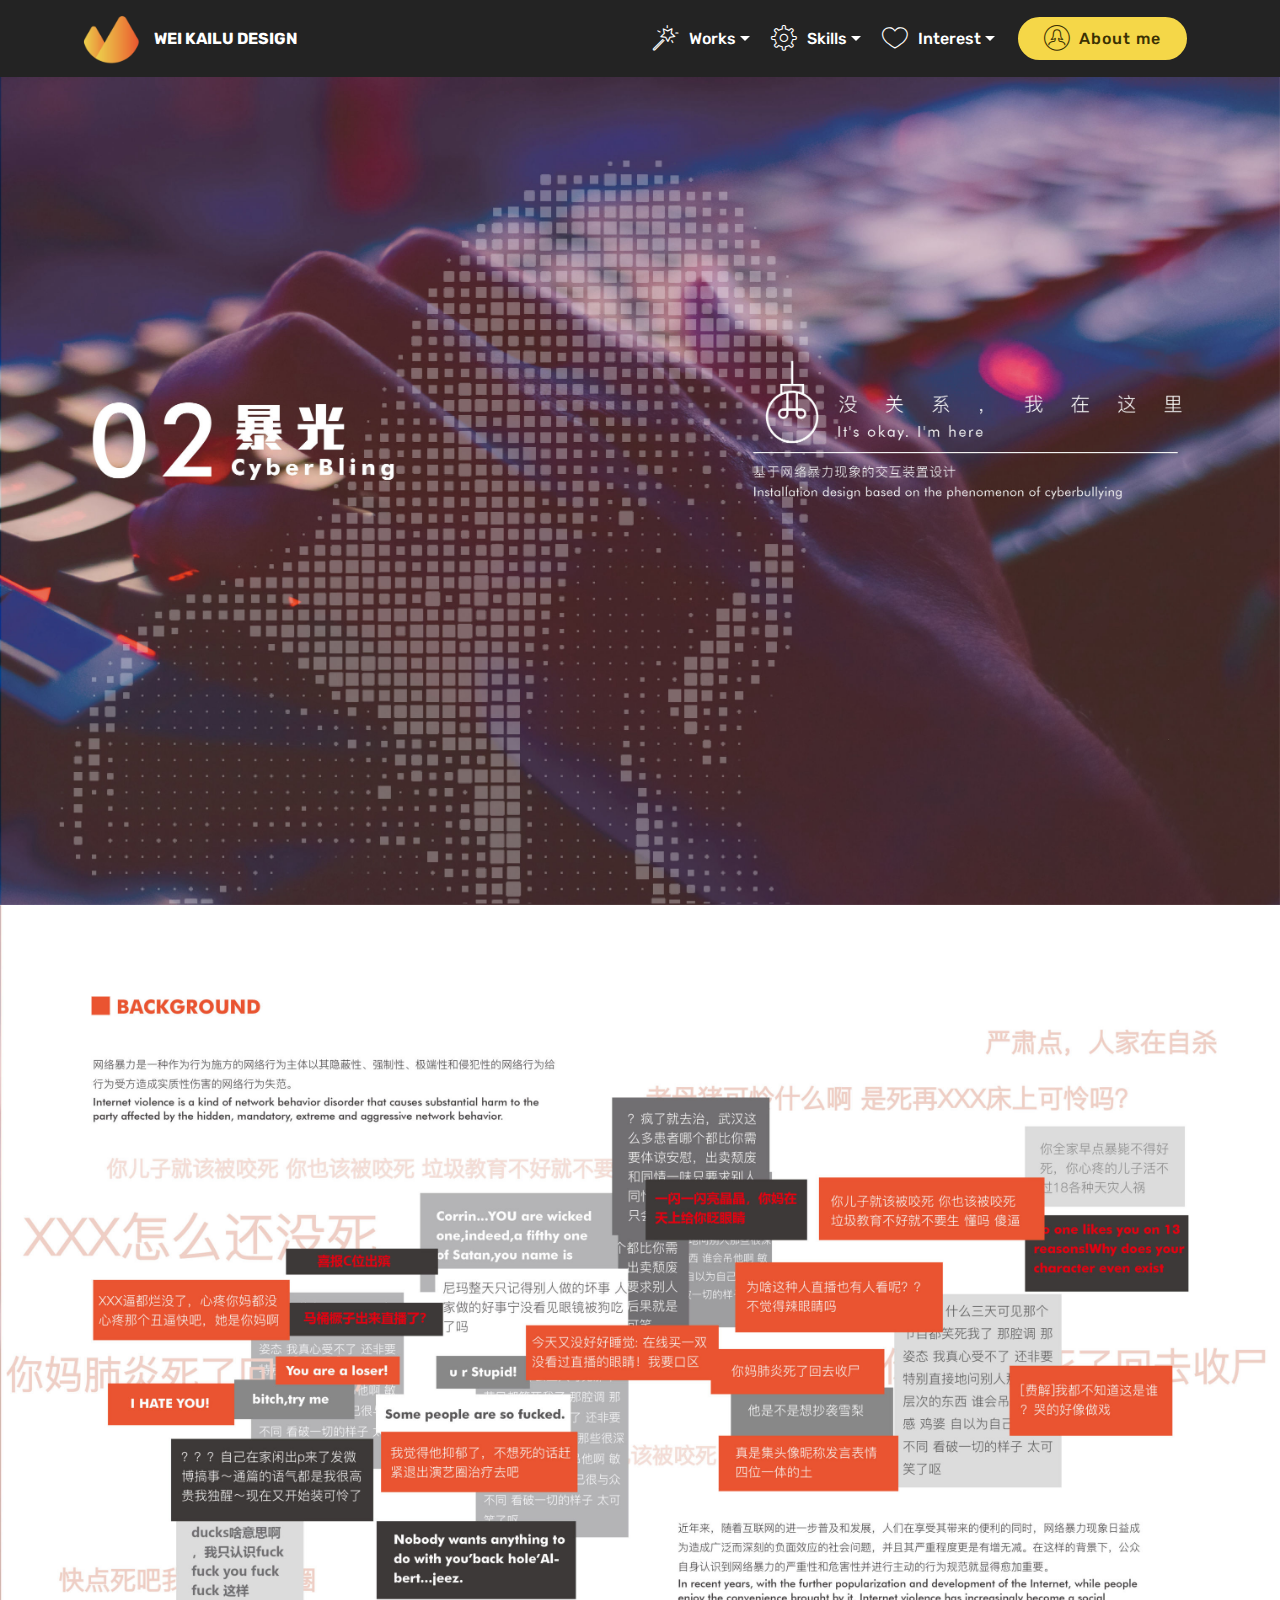
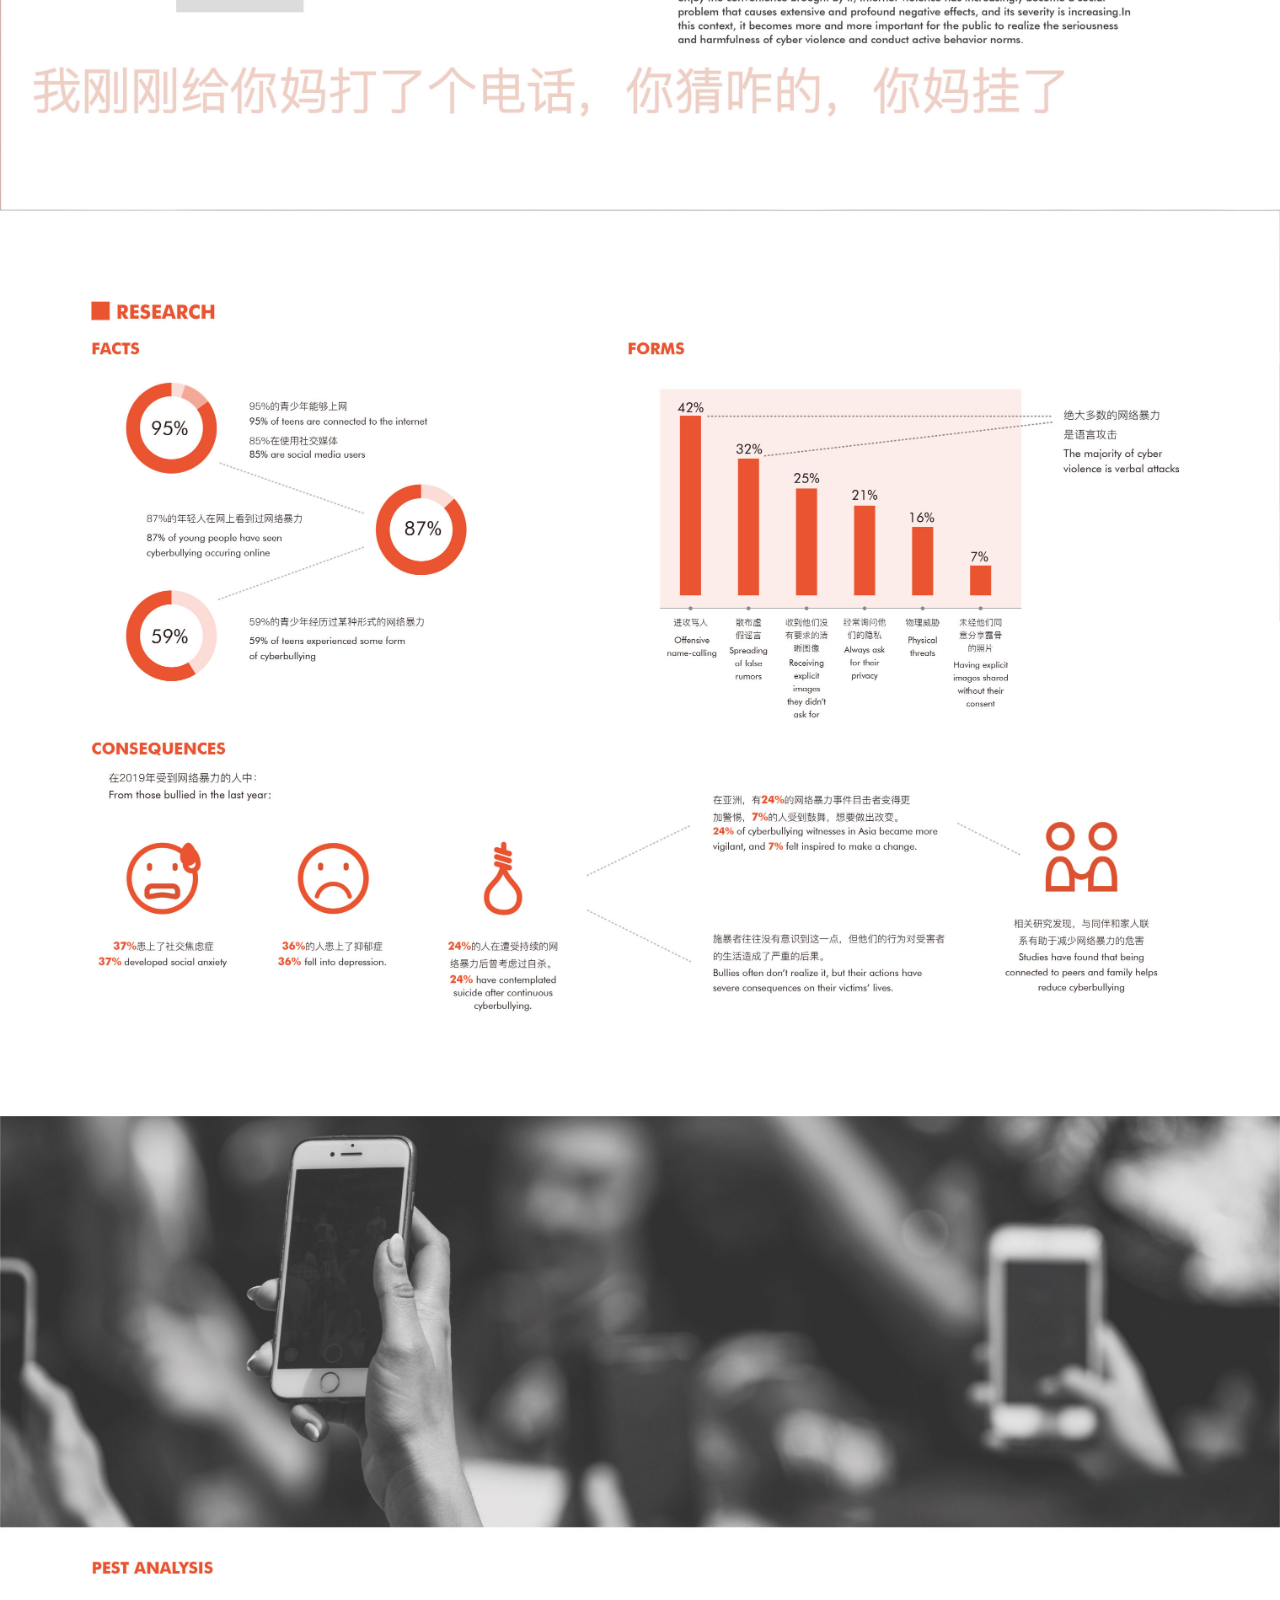
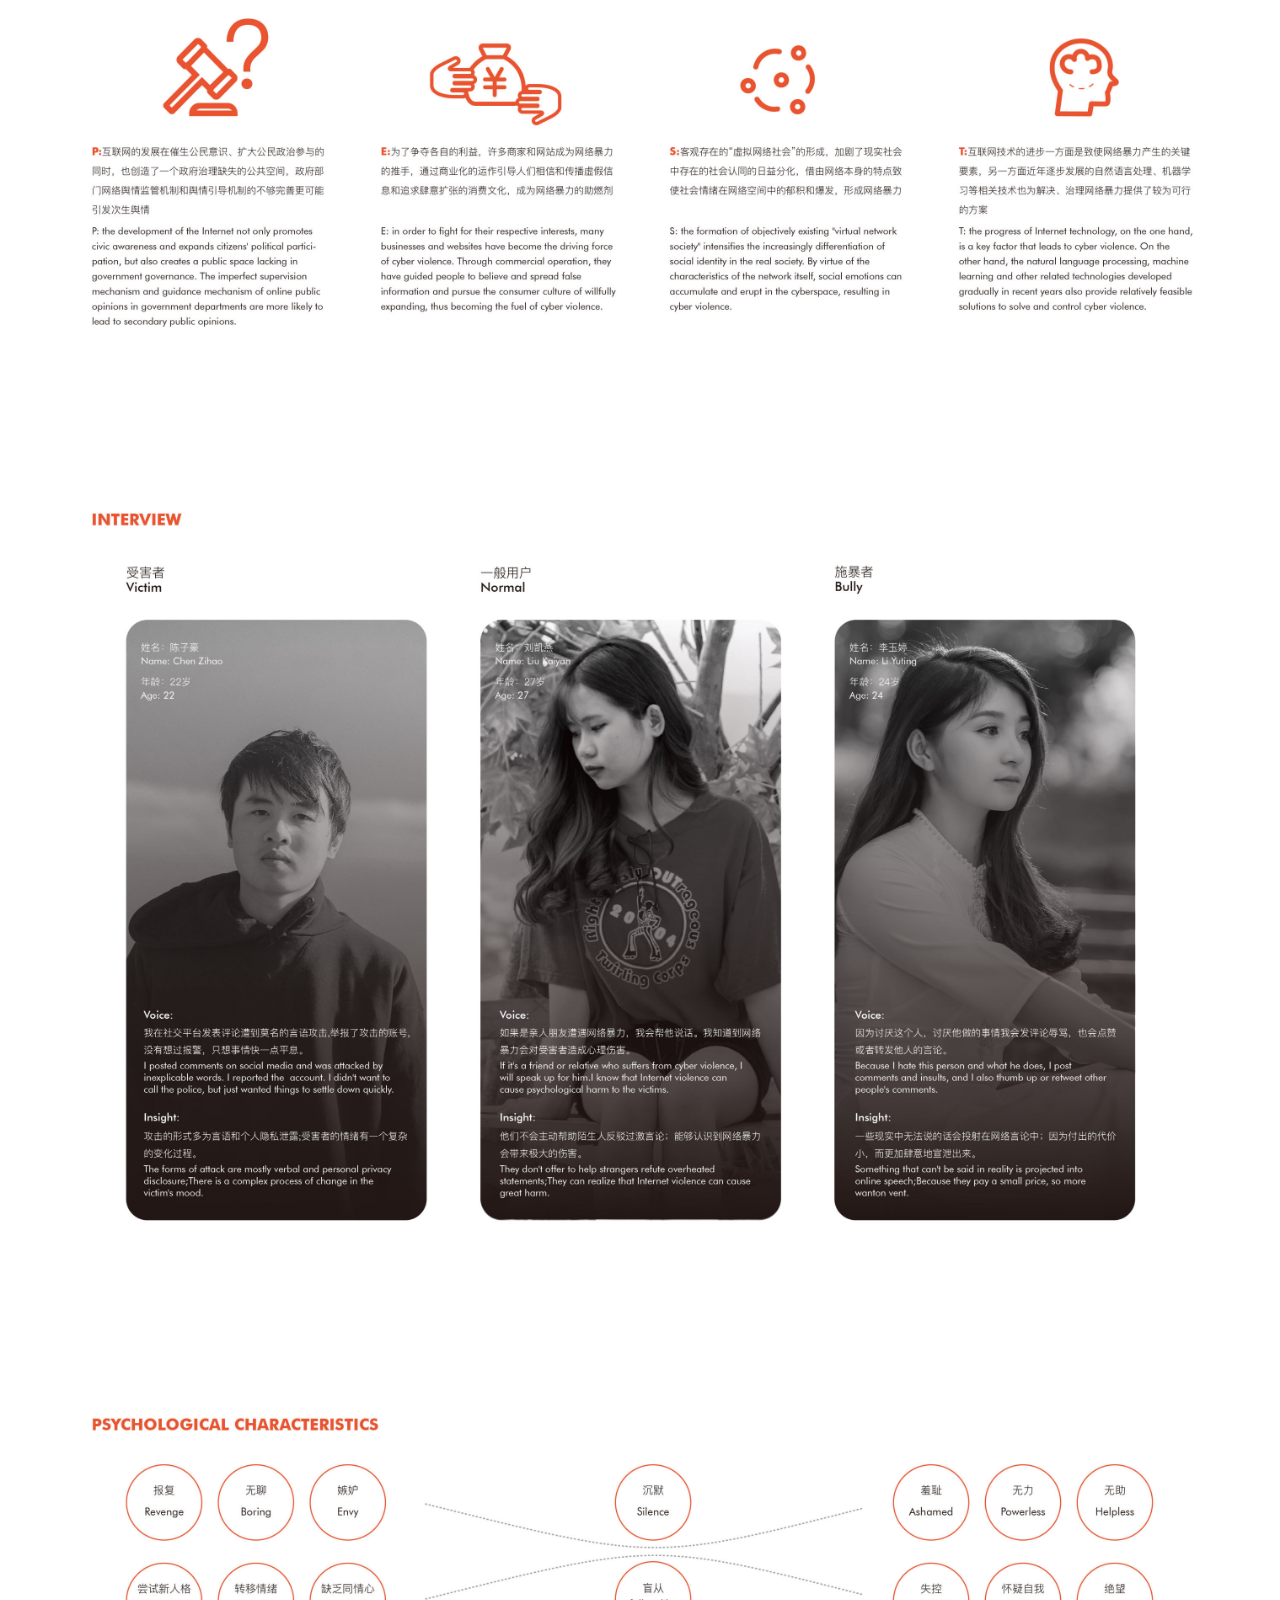
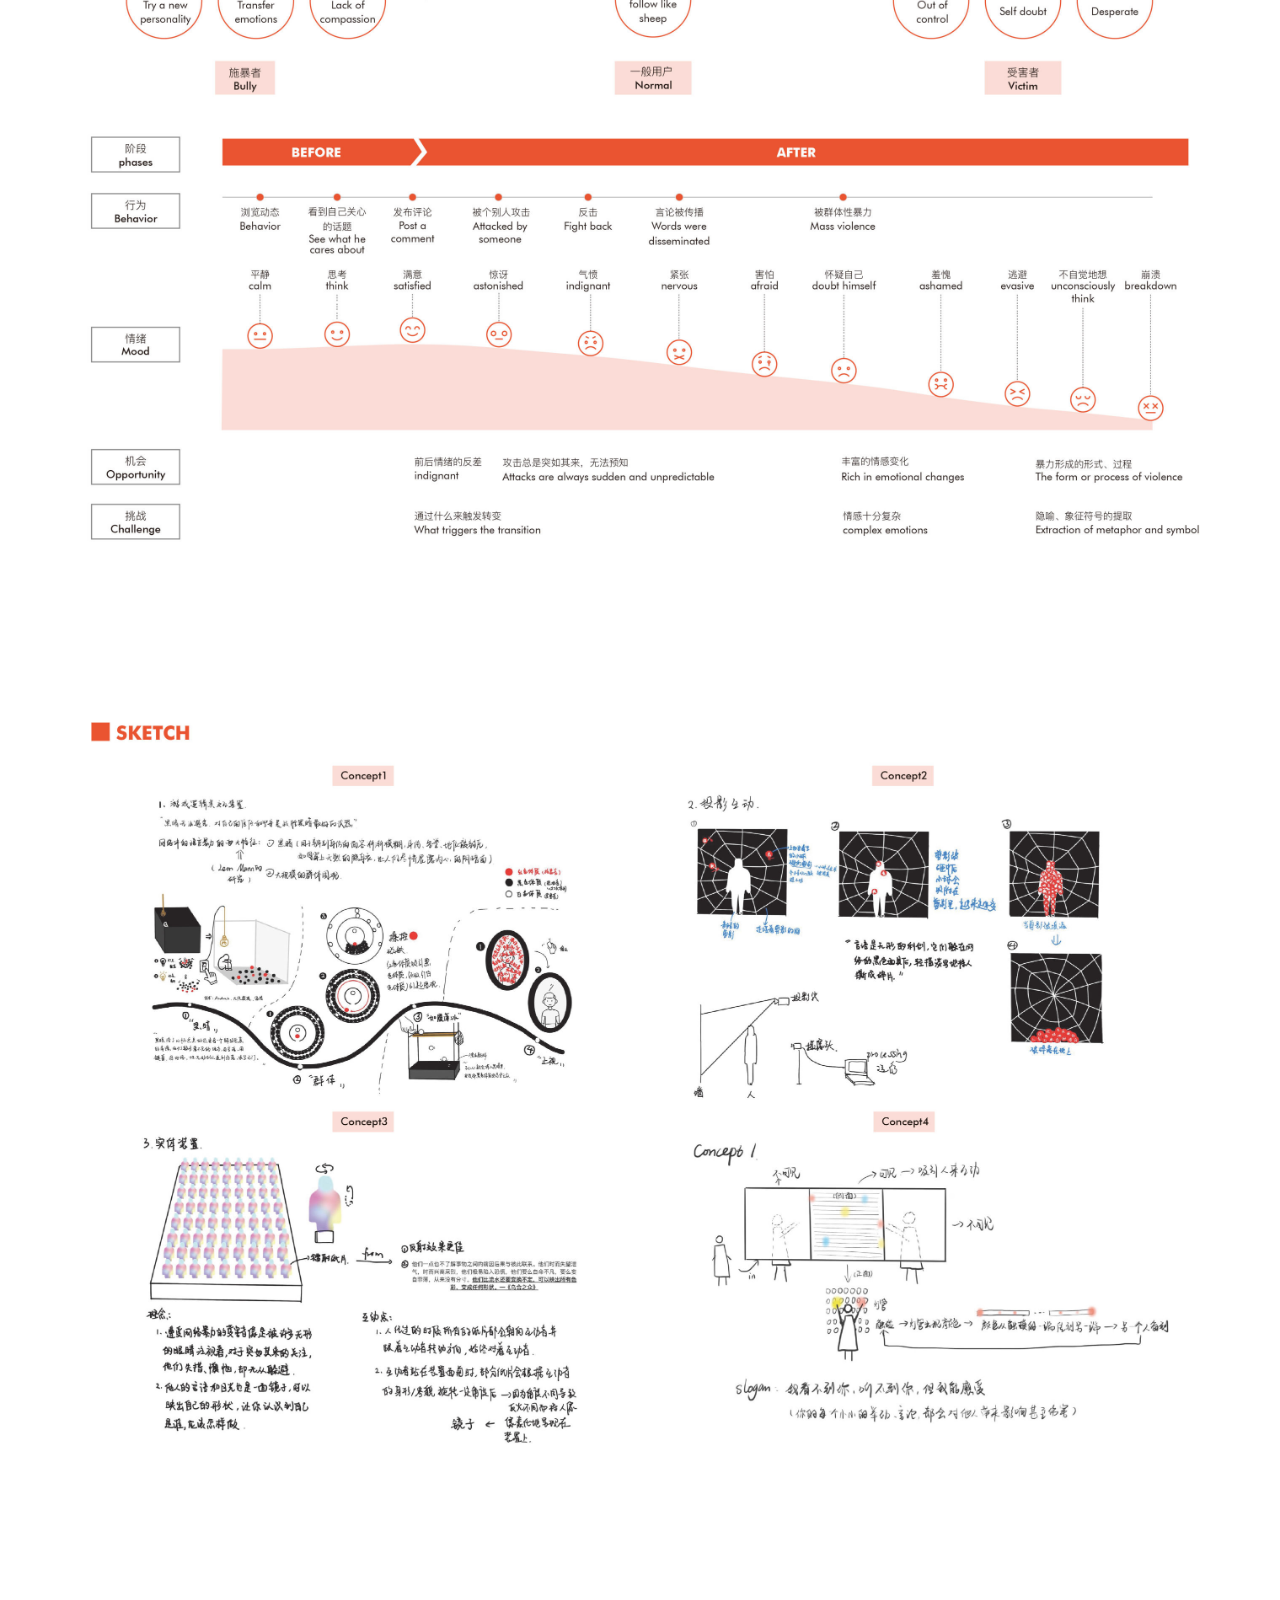
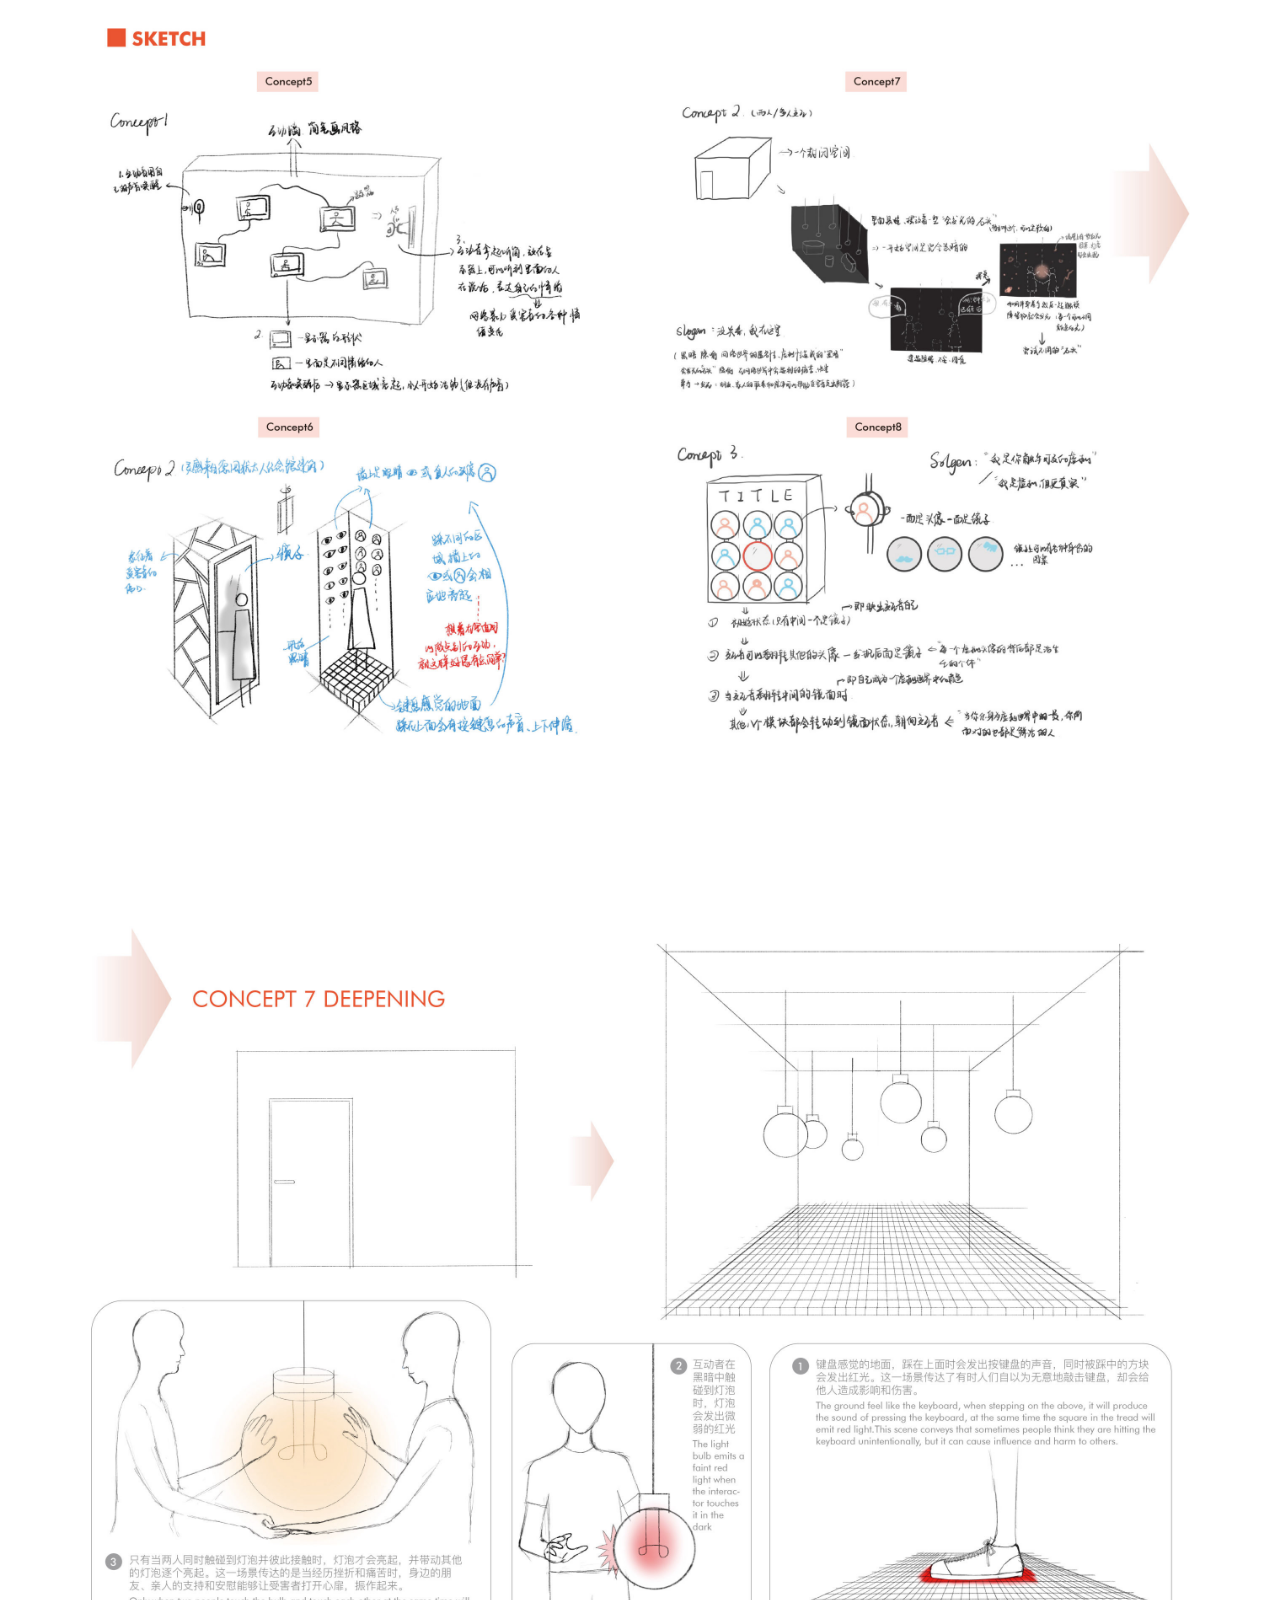
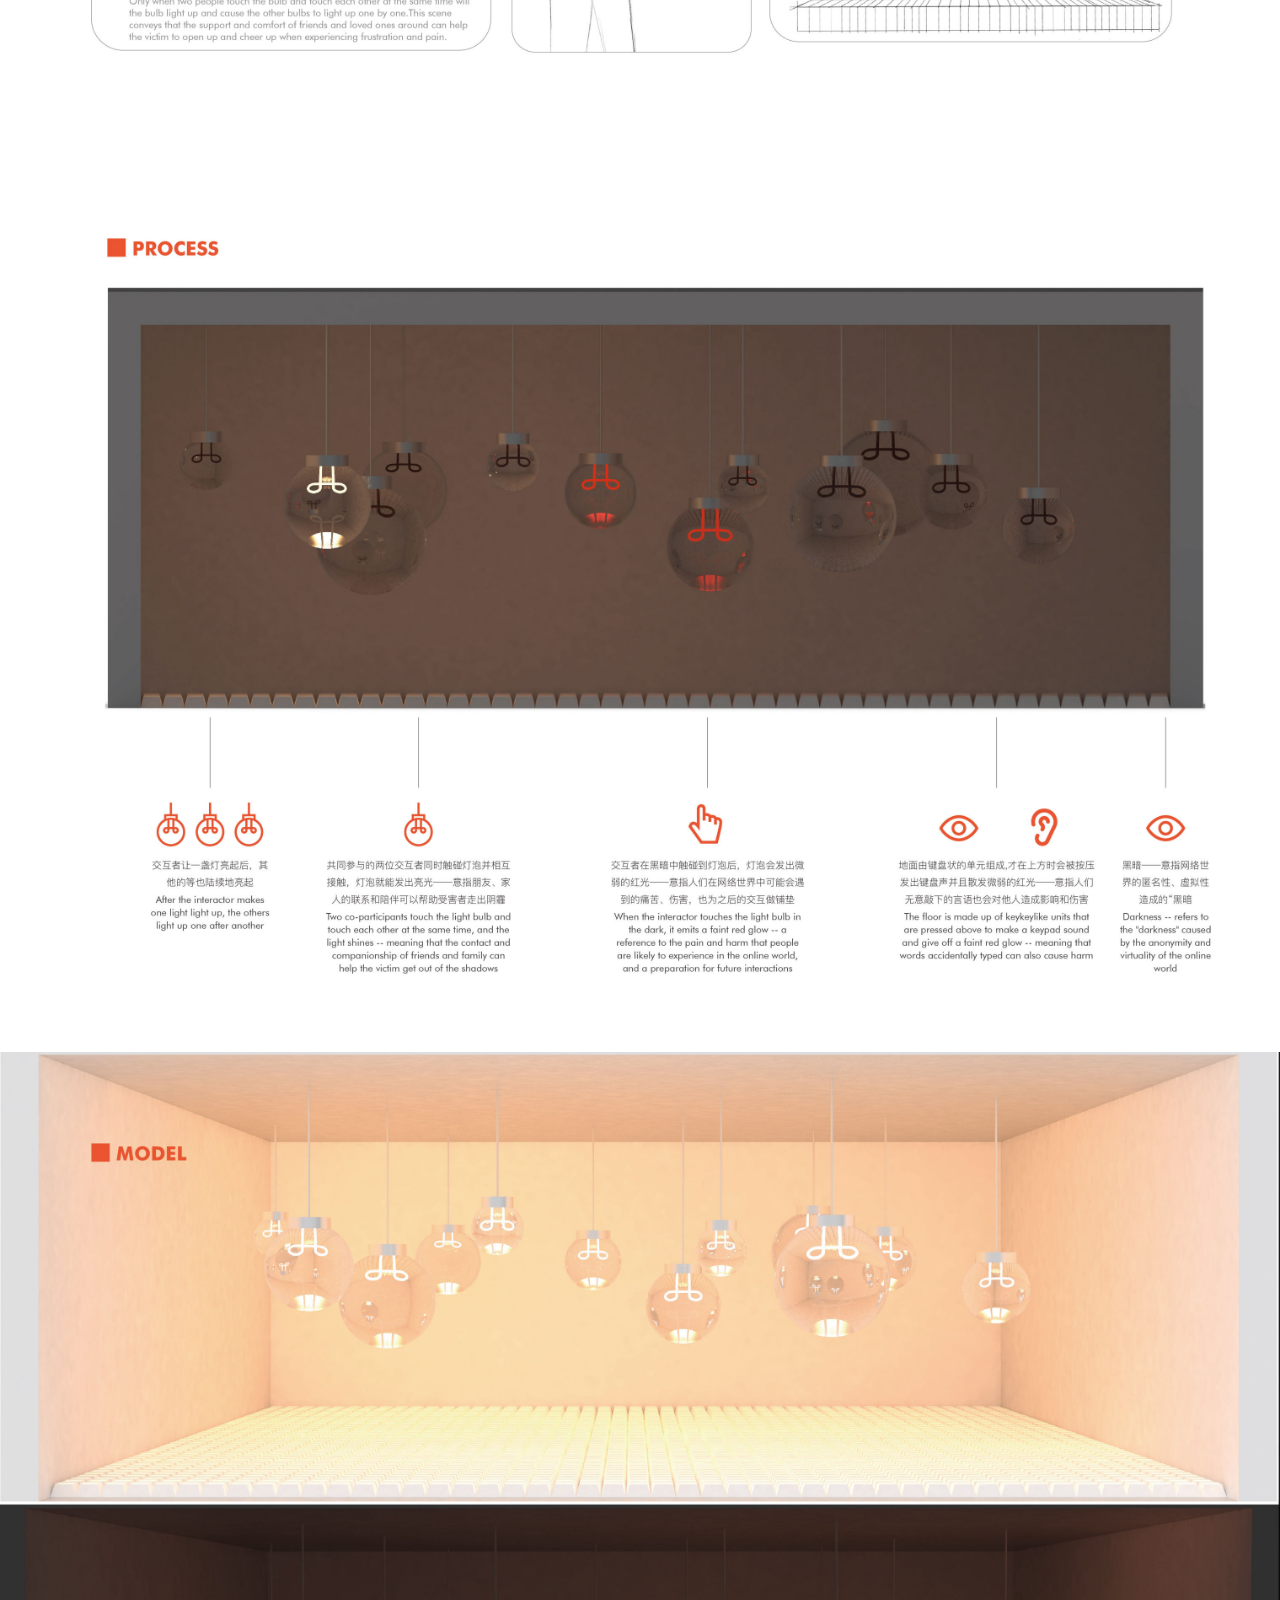
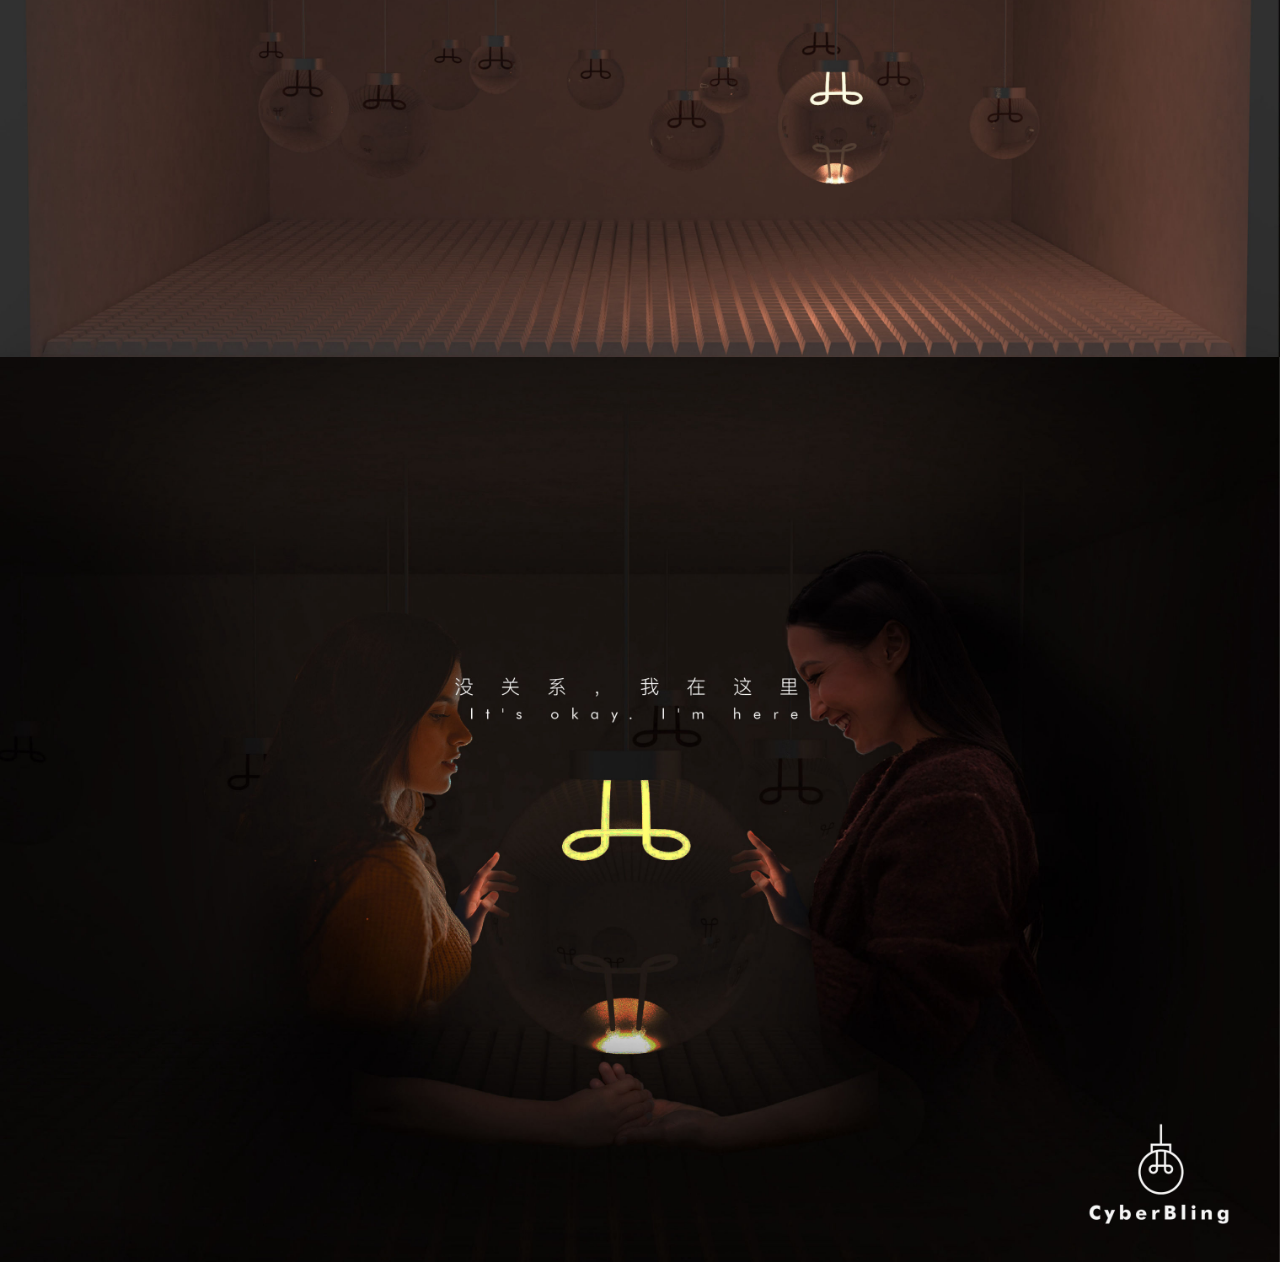
<file: page7.html>
<!DOCTYPE html>
<html  >
<head>
  <!-- Site made with Mobirise Website Builder v4.12.3, https://mobirise.com -->
  <meta charset="UTF-8">
  <meta http-equiv="X-UA-Compatible" content="IE=edge">
  <meta name="generator" content="Mobirise v4.12.3, mobirise.com">
  <meta name="viewport" content="width=device-width, initial-scale=1, minimum-scale=1">
  <link rel="shortcut icon" href="assets/images/logo-96x96.png" type="image/x-icon">
  <meta name="description" content="Web Maker Description">
  
  
  <title>cyberbling</title>
  <link rel="stylesheet" href="assets/web/assets/mobirise-icons/mobirise-icons.css">
  <link rel="stylesheet" href="assets/bootstrap/css/bootstrap.min.css">
  <link rel="stylesheet" href="assets/bootstrap/css/bootstrap-grid.min.css">
  <link rel="stylesheet" href="assets/bootstrap/css/bootstrap-reboot.min.css">
  <link rel="stylesheet" href="assets/tether/tether.min.css">
  <link rel="stylesheet" href="assets/dropdown/css/style.css">
  <link rel="stylesheet" href="assets/theme/css/style.css">
  <link rel="preload" as="style" href="assets/mobirise/css/mbr-additional.css"><link rel="stylesheet" href="assets/mobirise/css/mbr-additional.css" type="text/css">
  
  
  
</head>
<body>
  <section class="menu cid-qTkzRZLJNu" once="menu" id="menu1-1j">

    

    <nav class="navbar navbar-expand beta-menu navbar-dropdown align-items-center navbar-fixed-top navbar-toggleable-sm">
        <button class="navbar-toggler navbar-toggler-right" type="button" data-toggle="collapse" data-target="#navbarSupportedContent" aria-controls="navbarSupportedContent" aria-expanded="false" aria-label="Toggle navigation">
            <div class="hamburger">
                <span></span>
                <span></span>
                <span></span>
                <span></span>
            </div>
        </button>
        <div class="menu-logo">
            <div class="navbar-brand">
                <span class="navbar-logo">
                    <a href="index.html">
                         <img src="assets/images/logo-96x96.png" alt="Mobirise" title="" style="height: 3.8rem;">
                    </a>
                </span>
                <span class="navbar-caption-wrap"><a class="navbar-caption text-white display-4" href="index.html">
                        WEI KAILU DESIGN</a></span>
            </div>
        </div>
        <div class="collapse navbar-collapse" id="navbarSupportedContent">
            <ul class="navbar-nav nav-dropdown" data-app-modern-menu="true"><li class="nav-item dropdown open">
                    <a class="nav-link link text-white dropdown-toggle display-4" href="https://mobirise.com" data-toggle="dropdown-submenu" aria-expanded="true"><span class="mbri-magic-stick mbr-iconfont mbr-iconfont-btn"></span>Works</a><div class="dropdown-menu"><a class="text-white dropdown-item display-4" href="page6.html">01BENBEN</a><a class="text-white dropdown-item display-4" href="page7.html">02CyberBling</a><a class="text-white dropdown-item display-4" href="page8.html">03Yi Tao</a><a class="text-white dropdown-item display-4" href="page3.html" aria-expanded="false">Otherwork</a></div>
                </li><li class="nav-item dropdown"><a class="nav-link link text-white dropdown-toggle display-4" href="https://mobirise.com" data-toggle="dropdown-submenu" aria-expanded="false"><span class="mbri-setting3 mbr-iconfont mbr-iconfont-btn"></span>
                        Skills</a><div class="dropdown-menu"><a class="text-white dropdown-item display-4" href="page1.html">Sketch</a><a class="text-white dropdown-item display-4" href="page4.html">Rhino&amp;Keyshot<br></a></div></li><li class="nav-item dropdown"><a class="nav-link link text-white dropdown-toggle display-4" href="https://mobirise.com" data-toggle="dropdown-submenu" aria-expanded="true"><span class="mbri-hearth mbr-iconfont mbr-iconfont-btn"></span>
                        Interest</a><div class="dropdown-menu"><a class="text-white dropdown-item display-4" href="page2.html">Illustration</a><a class="text-white dropdown-item display-4" href="page10.html">music<br></a></div></li></ul>
            <div class="navbar-buttons mbr-section-btn"><a class="btn btn-sm btn-primary display-4" href="page5.html"><span class="mbri-user2 mbr-iconfont mbr-iconfont-btn"></span>
                    
                    About me</a></div>
        </div>
    </nav>
</section>

<section class="engine"><a href="https://mobirise.info/y">free html web templates</a></section><section class="cid-rUewDM6TPk" id="image2-1w">

    

    <figure class="mbr-figure">
        <div class="image-block" style="width: 100%;">
            <img src="assets/images/project02rgb-1-3038x2149.jpg" alt="Mobirise" title="">
            
        </div>
    </figure>
</section>

<section class="cid-rUewDW8VxC" id="image2-1x">

    

    <figure class="mbr-figure">
        <div class="image-block" style="width: 100%;">
            <img src="assets/images/project02rgb-2-3038x2148.jpg" alt="Mobirise" title="">
            
        </div>
    </figure>
</section>

<section class="cid-rUewE4JPEd" id="image2-1y">

    

    <figure class="mbr-figure">
        <div class="image-block" style="width: 100%;">
            <img src="assets/images/project02rgb-3-3038x2149.jpg" alt="Mobirise" title="">
            
        </div>
    </figure>
</section>

<section class="cid-rUewEeToC7" id="image2-1z">

    

    <figure class="mbr-figure">
        <div class="image-block" style="width: 100%;">
            <img src="assets/images/project02rgb-4-3038x2148.jpg" alt="Mobirise" title="">
            
        </div>
    </figure>
</section>

<section class="cid-rUewEmXQMP" id="image2-20">

    

    <figure class="mbr-figure">
        <div class="image-block" style="width: 100%;">
            <img src="assets/images/project02rgb-5-3038x2149.jpg" alt="Mobirise" title="">
            
        </div>
    </figure>
</section>

<section class="cid-rUewEvMJA6" id="image2-21">

    

    <figure class="mbr-figure">
        <div class="image-block" style="width: 100%;">
            <img src="assets/images/project02rgb-6-3038x2148.jpg" alt="Mobirise" title="">
            
        </div>
    </figure>
</section>

<section class="cid-rUewEKzkNJ" id="image2-22">

    

    <figure class="mbr-figure">
        <div class="image-block" style="width: 100%;">
            <img src="assets/images/project02rgb-7-3038x2149.jpg" alt="Mobirise" title="">
            
        </div>
    </figure>
</section>

<section class="cid-rUewEU0Ii8" id="image2-23">

    

    <figure class="mbr-figure">
        <div class="image-block" style="width: 100%;">
            <img src="assets/images/project02rgb-8-3038x2148.jpg" alt="Mobirise" title="">
            
        </div>
    </figure>
</section>

<section class="cid-rUewF8pY8b" id="image2-24">

    

    <figure class="mbr-figure">
        <div class="image-block" style="width: 100%;">
            <img src="assets/images/project02rgb-9-3038x2148.jpg" alt="Mobirise" title="">
            
        </div>
    </figure>
</section>

<section class="cid-rUewFidQ3Y" id="image2-25">

    

    <figure class="mbr-figure">
        <div class="image-block" style="width: 100%;">
            <img src="assets/images/project02rgb-10-3038x2148.jpg" alt="Mobirise" title="">
            
        </div>
    </figure>
</section>

<section class="cid-rUewFtGze7" id="image2-26">

    

    <figure class="mbr-figure">
        <div class="image-block" style="width: 100%;">
            <img src="assets/images/project02rgb-13-3038x2148.jpg" alt="Mobirise" title="">
            
        </div>
    </figure>
</section>

<section class="cid-rUewFFhChQ" id="image2-27">

    

    <figure class="mbr-figure">
        <div class="image-block" style="width: 100%;">
            <img src="assets/images/project02rgb-12-3038x2148.jpg" alt="Mobirise" title="">
            
        </div>
    </figure>
</section>


  <script src="assets/web/assets/jquery/jquery.min.js"></script>
  <script src="assets/popper/popper.min.js"></script>
  <script src="assets/bootstrap/js/bootstrap.min.js"></script>
  <script src="assets/tether/tether.min.js"></script>
  <script src="assets/smoothscroll/smooth-scroll.js"></script>
  <script src="assets/dropdown/js/nav-dropdown.js"></script>
  <script src="assets/dropdown/js/navbar-dropdown.js"></script>
  <script src="assets/touchswipe/jquery.touch-swipe.min.js"></script>
  <script src="assets/theme/js/script.js"></script>
  
  
</body>
</html>
</file>
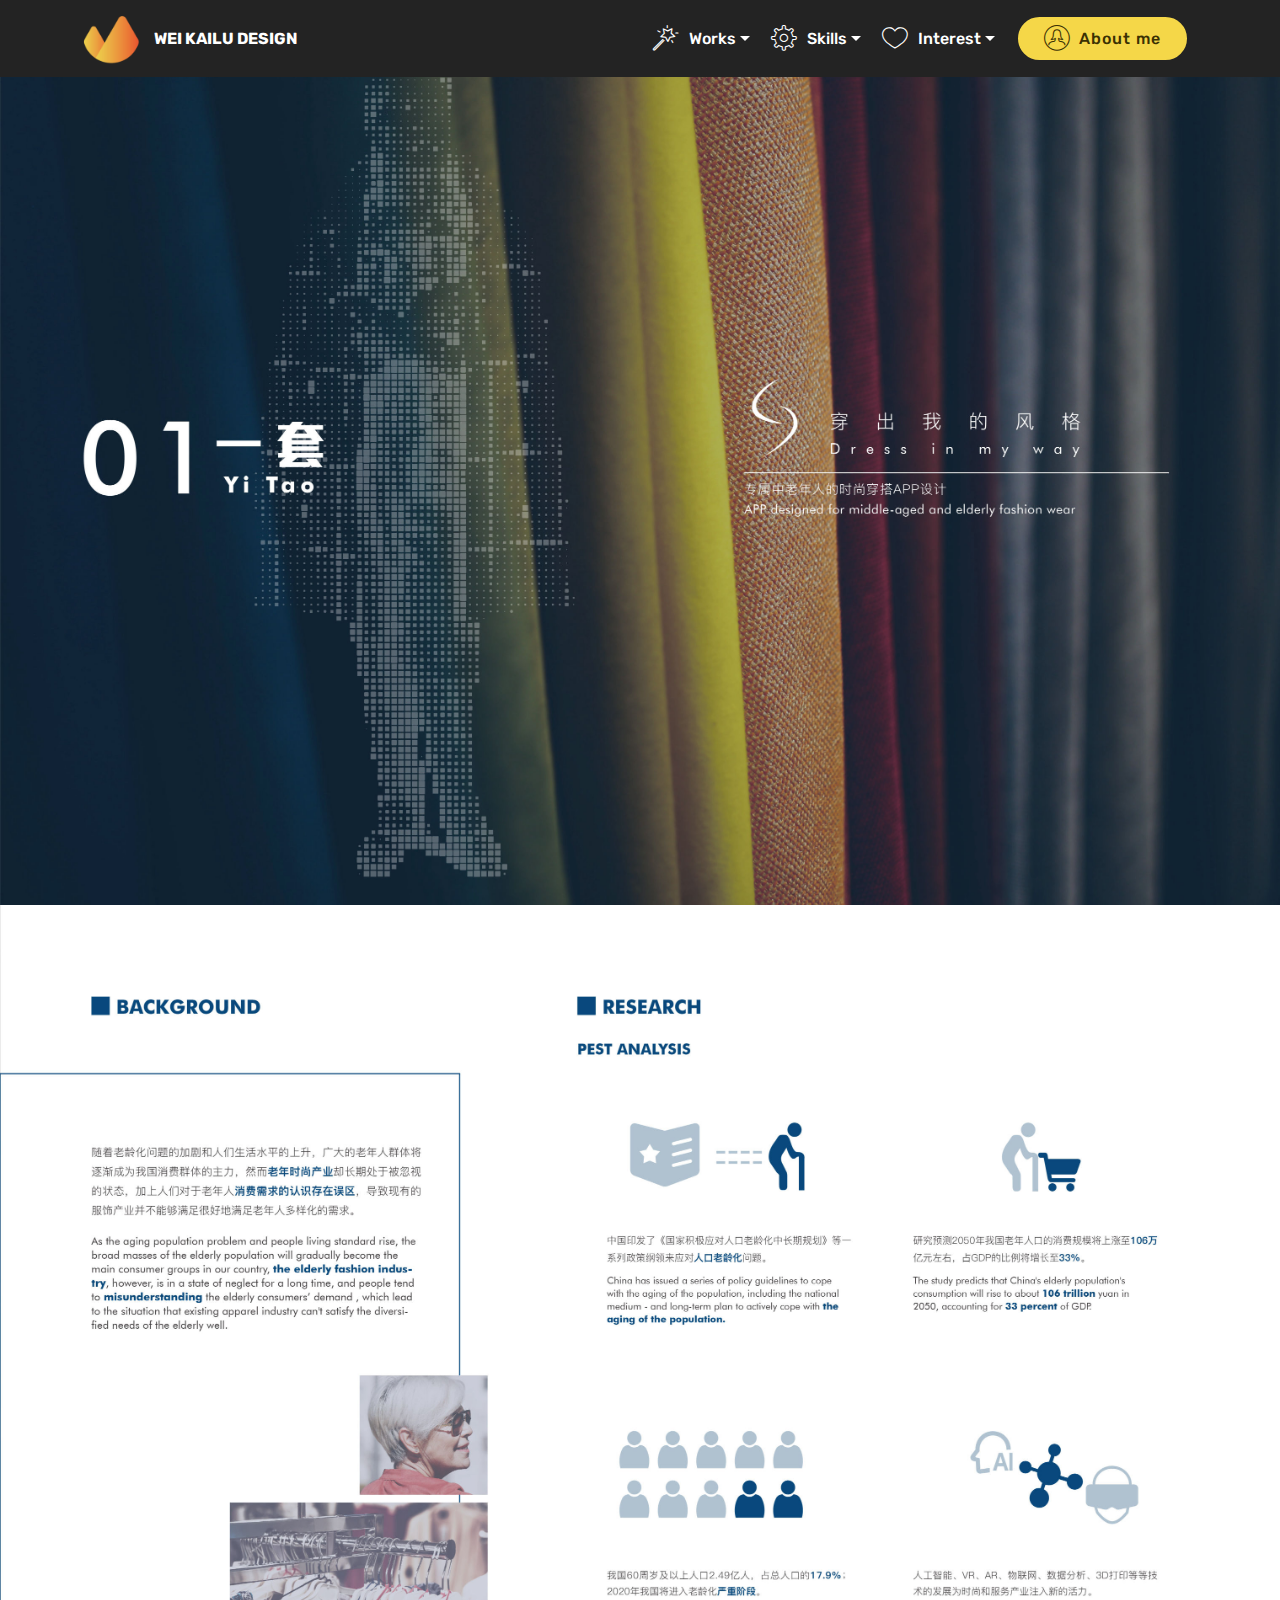
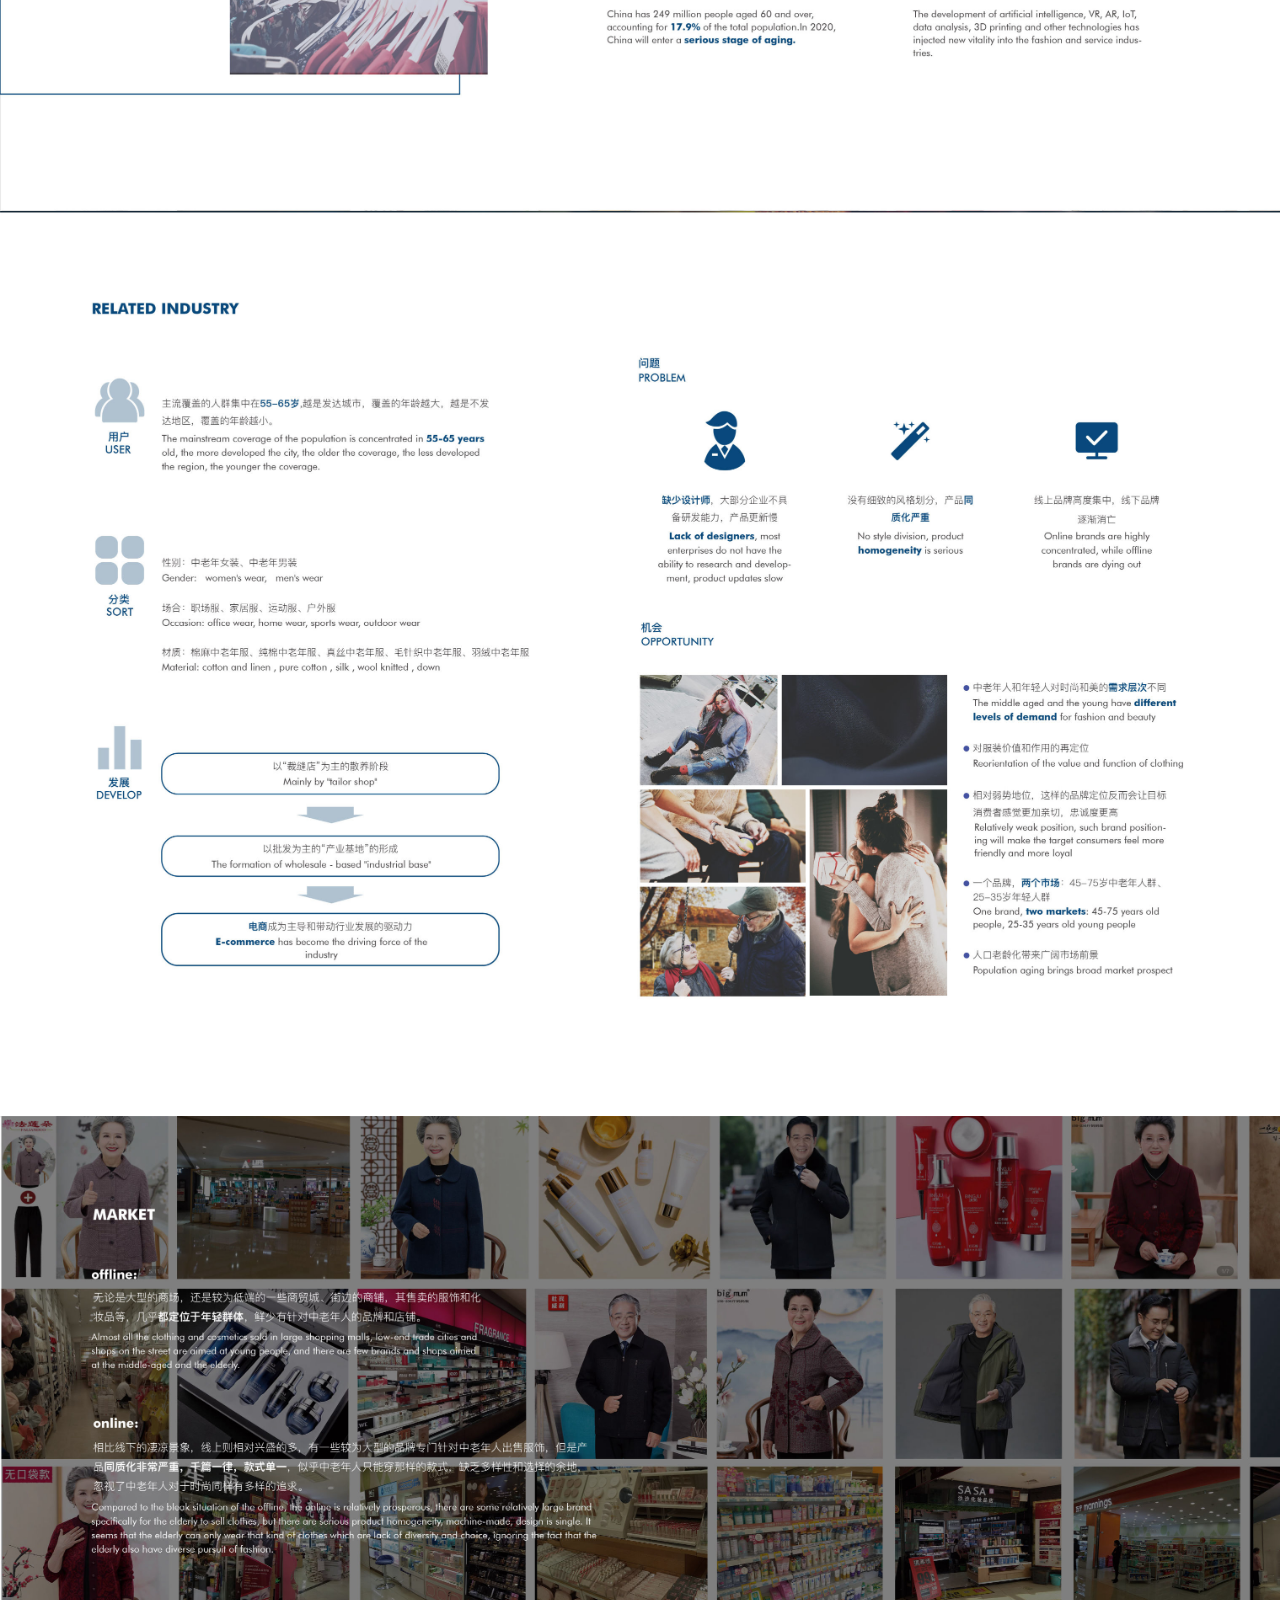
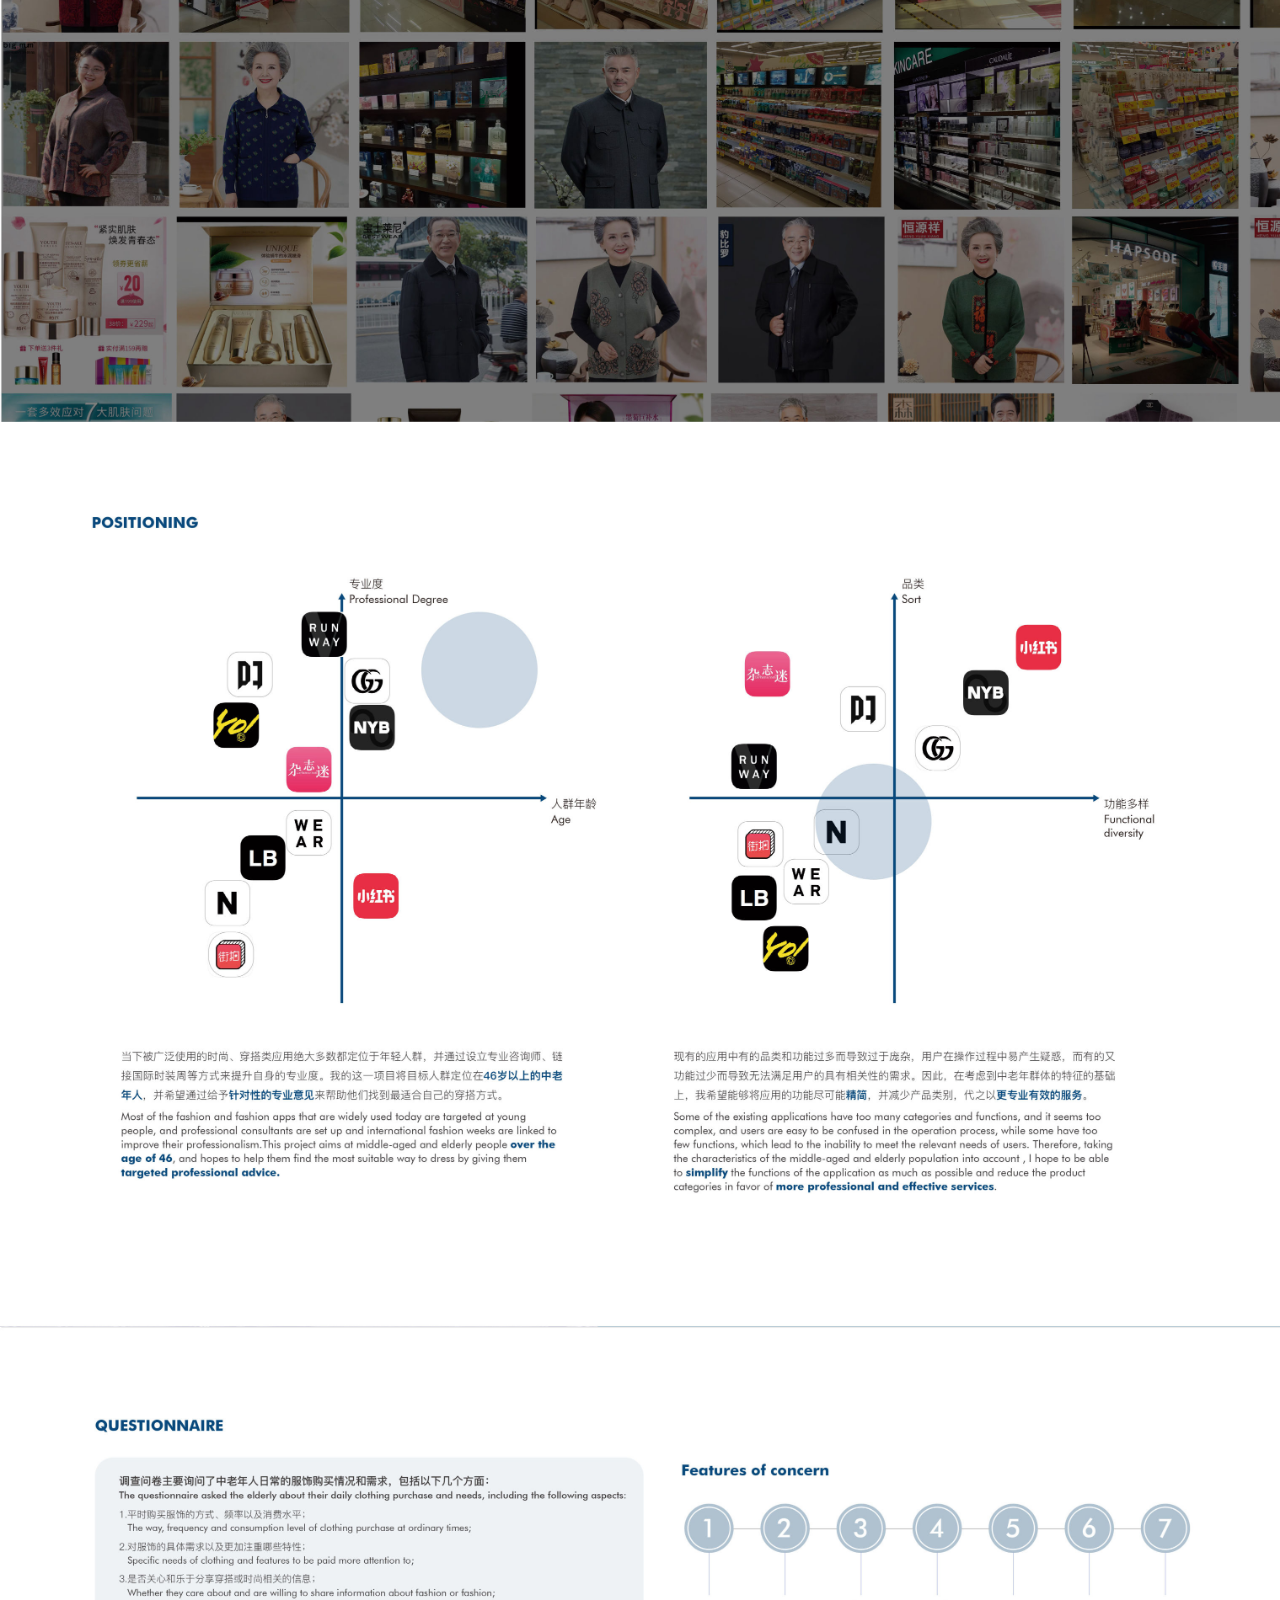
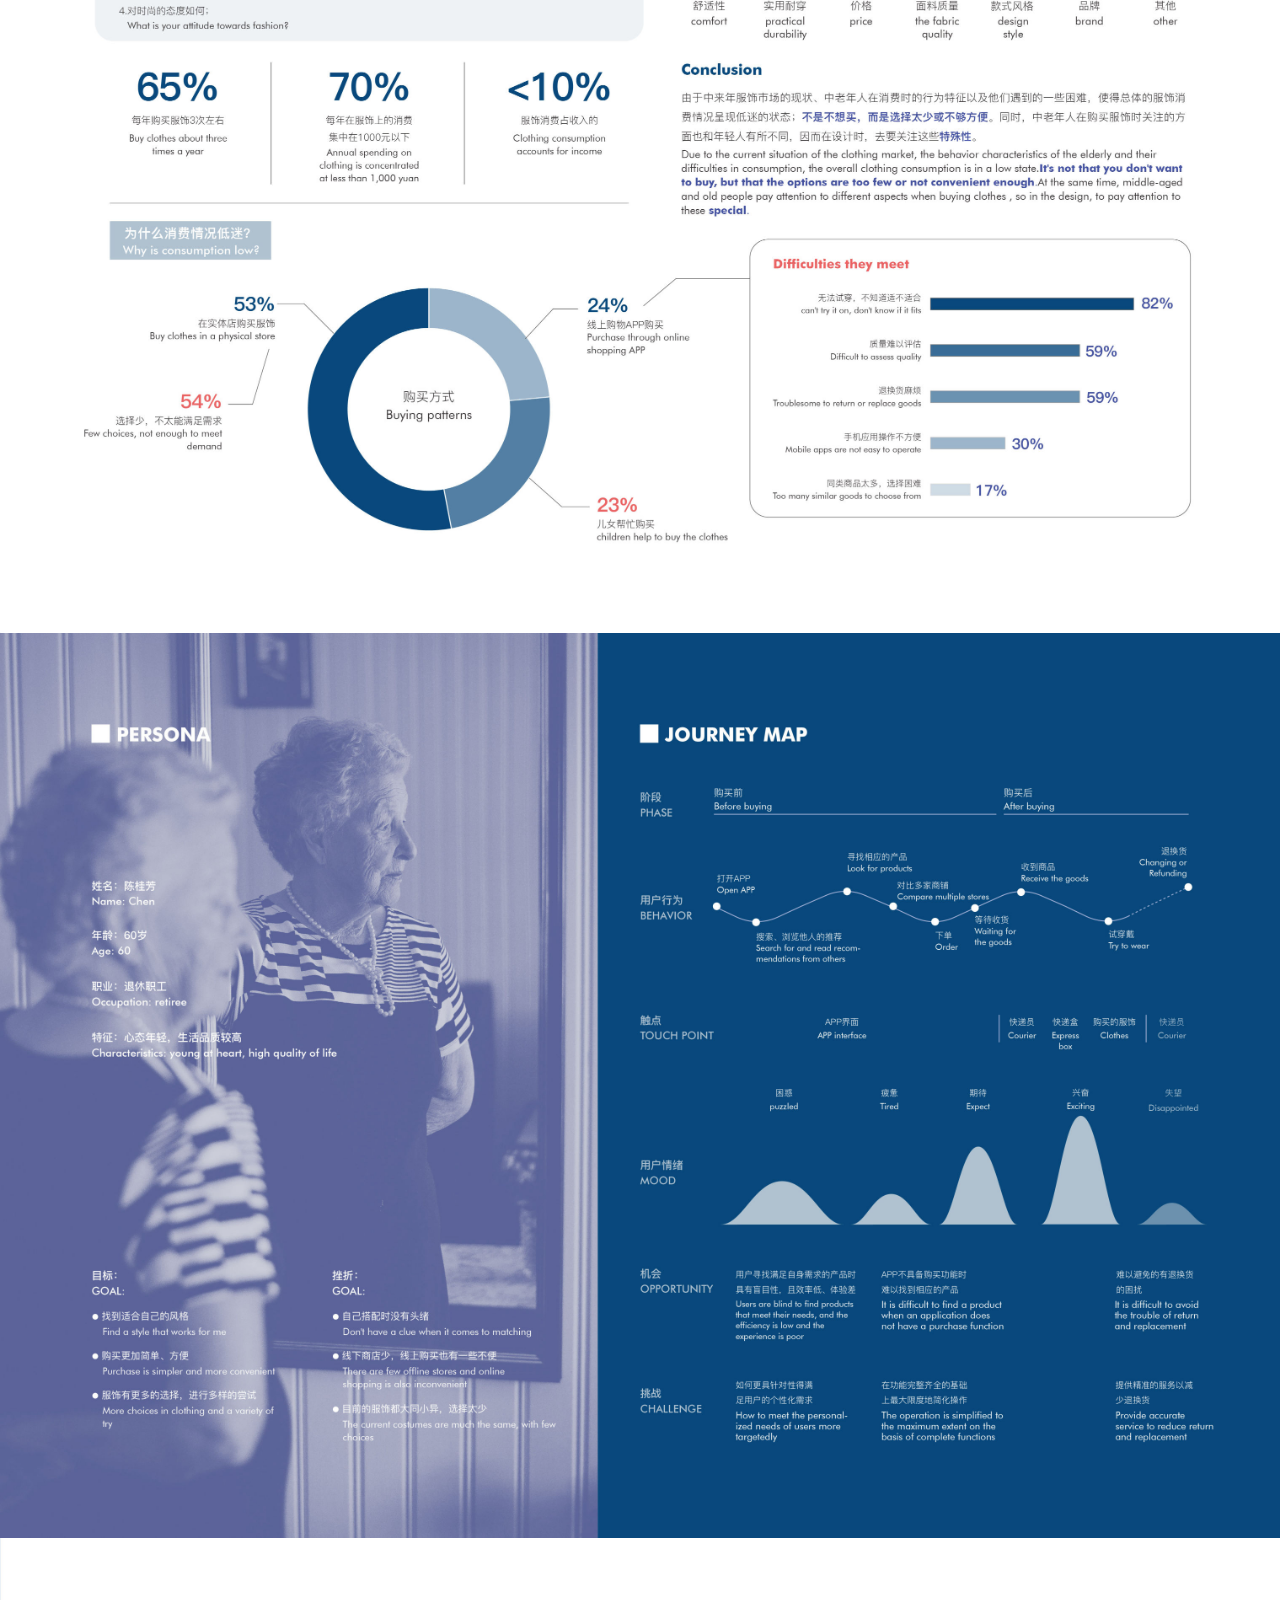
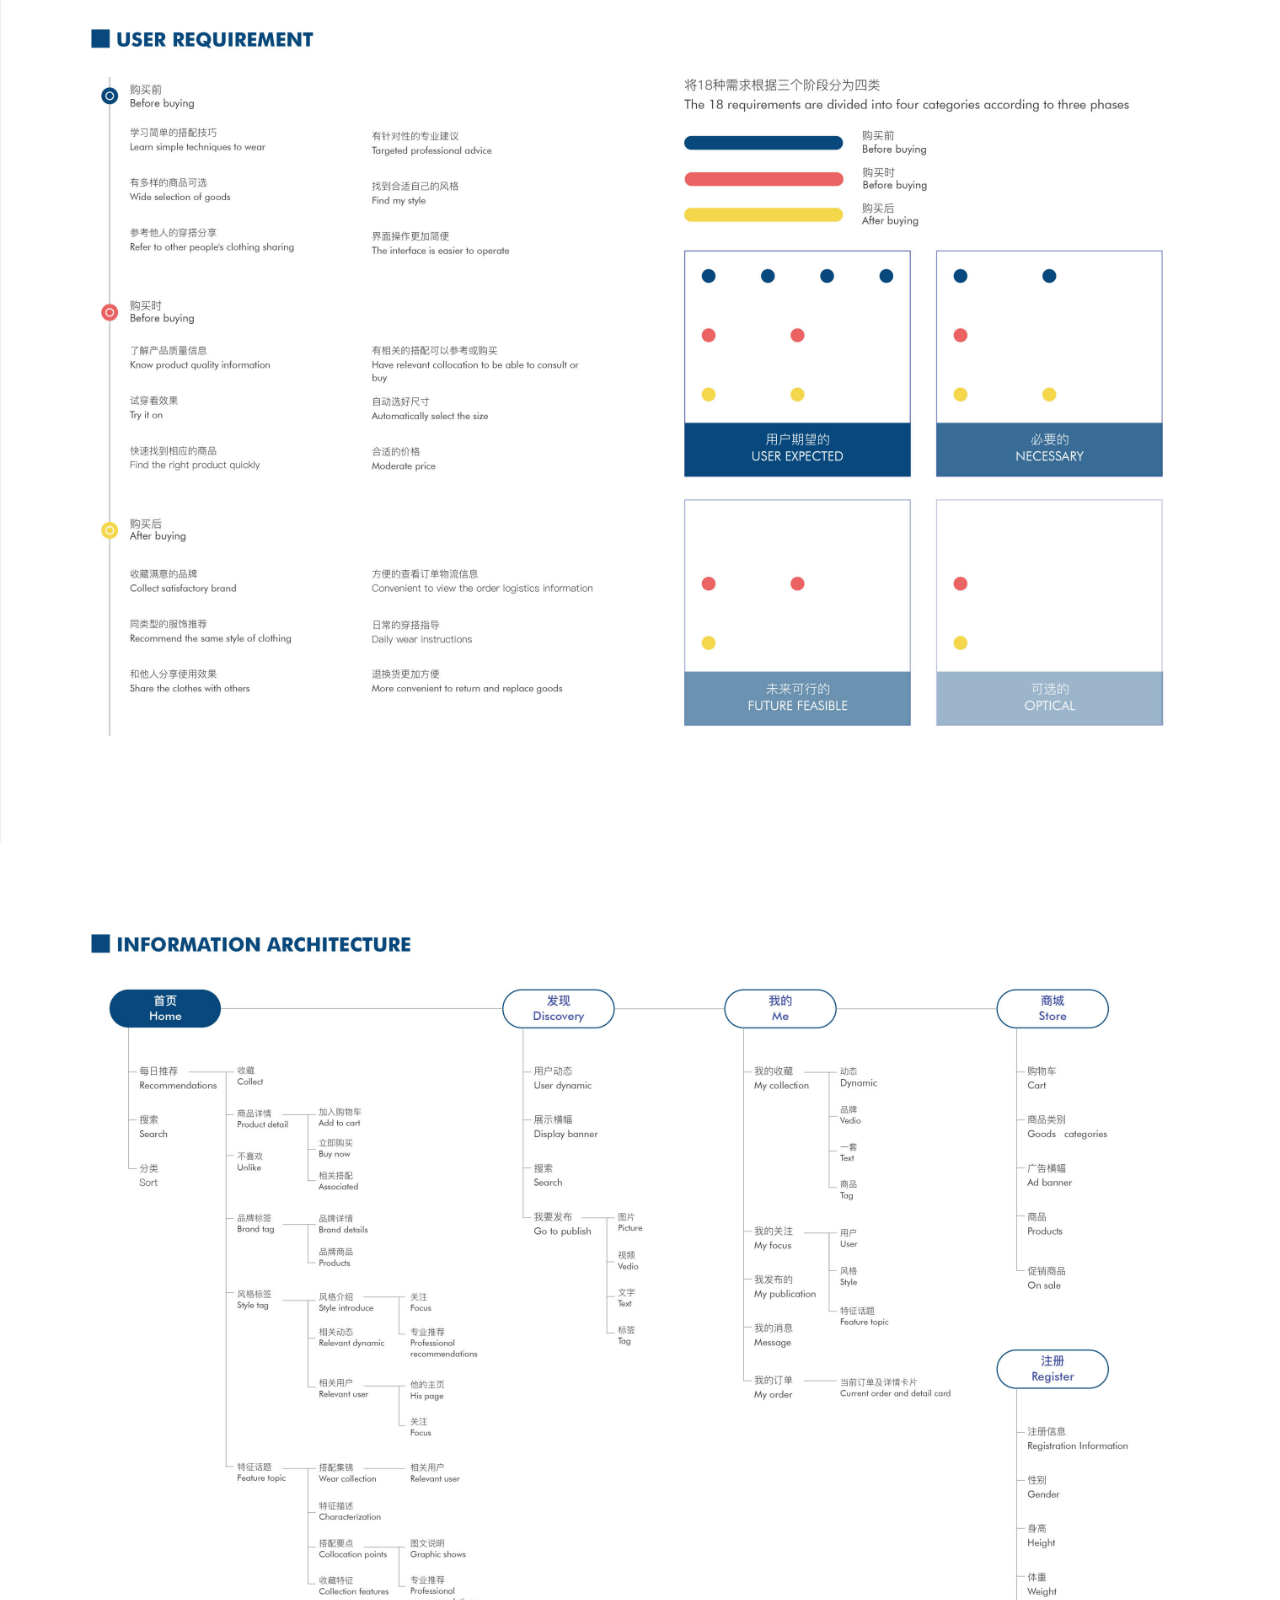
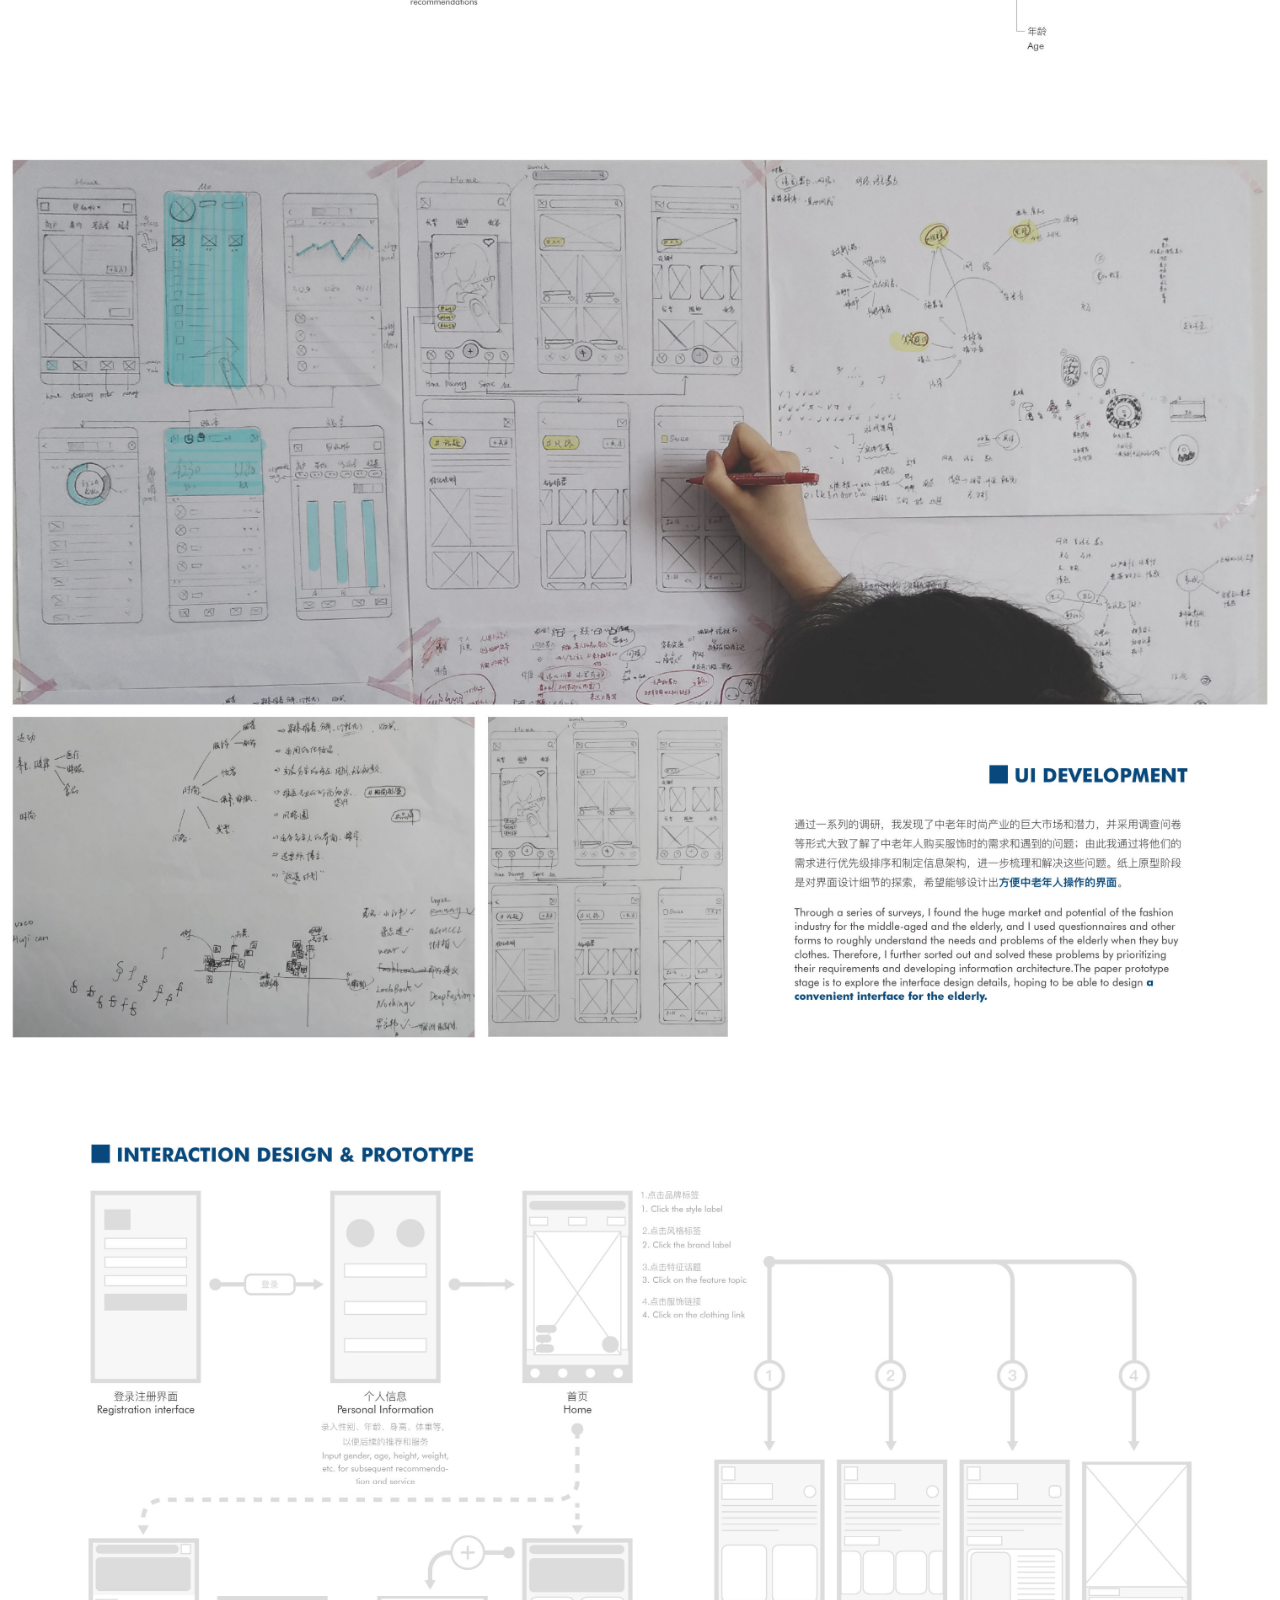
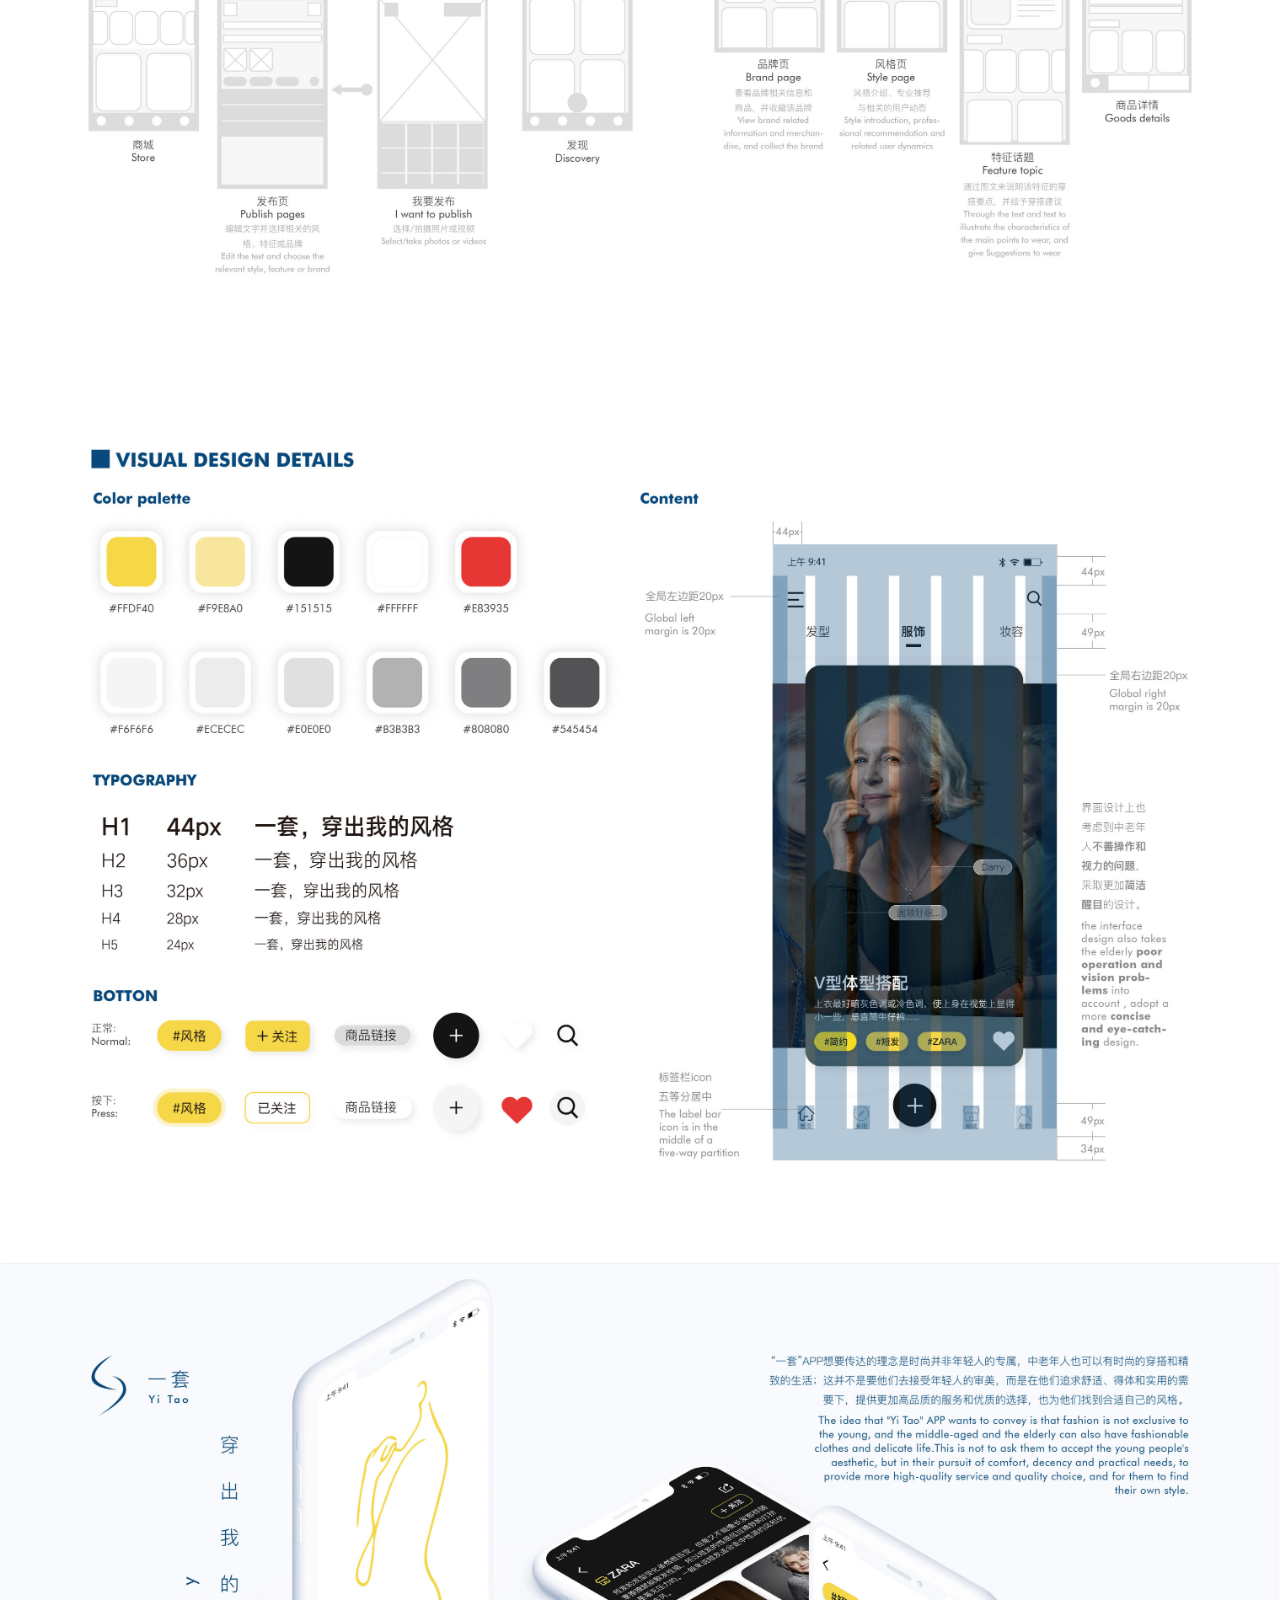
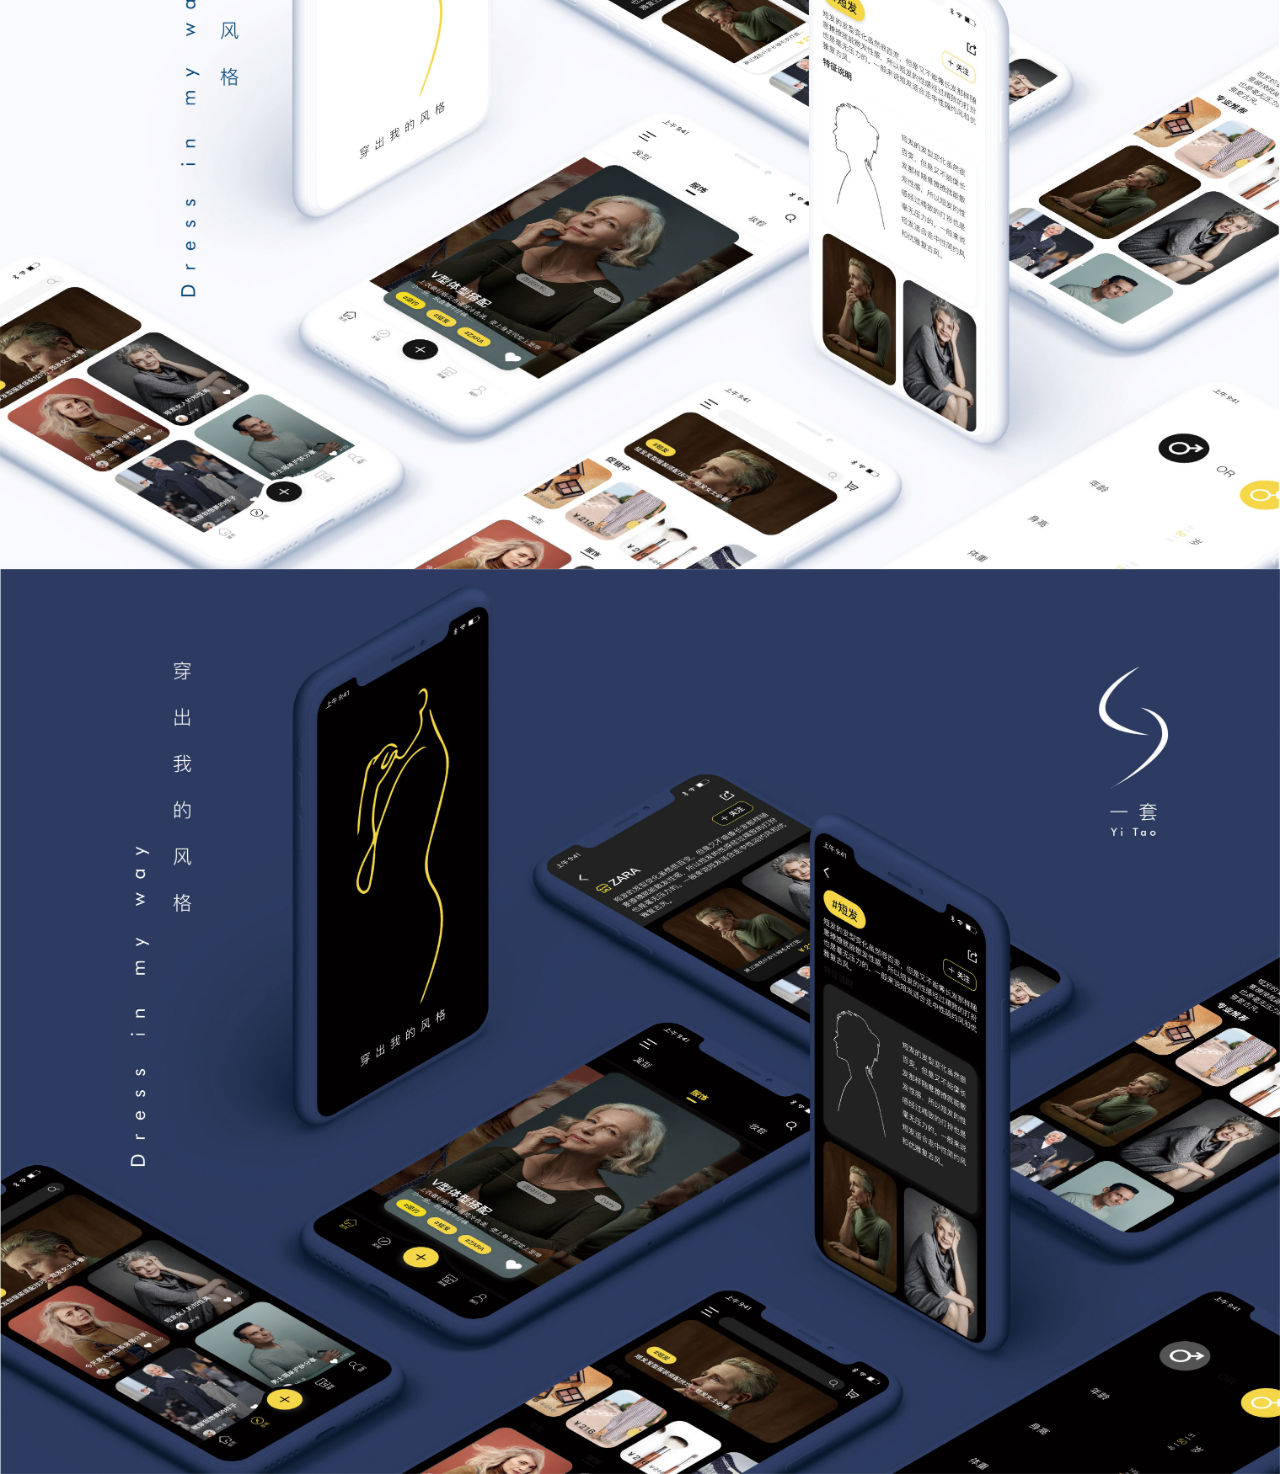
<file: page8.html>
<!DOCTYPE html>
<html  >
<head>
  <!-- Site made with Mobirise Website Builder v4.12.3, https://mobirise.com -->
  <meta charset="UTF-8">
  <meta http-equiv="X-UA-Compatible" content="IE=edge">
  <meta name="generator" content="Mobirise v4.12.3, mobirise.com">
  <meta name="viewport" content="width=device-width, initial-scale=1, minimum-scale=1">
  <link rel="shortcut icon" href="assets/images/logo-96x96.png" type="image/x-icon">
  <meta name="description" content="Website Builder Description">
  
  
  <title>yi tao</title>
  <link rel="stylesheet" href="assets/web/assets/mobirise-icons/mobirise-icons.css">
  <link rel="stylesheet" href="assets/bootstrap/css/bootstrap.min.css">
  <link rel="stylesheet" href="assets/bootstrap/css/bootstrap-grid.min.css">
  <link rel="stylesheet" href="assets/bootstrap/css/bootstrap-reboot.min.css">
  <link rel="stylesheet" href="assets/tether/tether.min.css">
  <link rel="stylesheet" href="assets/dropdown/css/style.css">
  <link rel="stylesheet" href="assets/theme/css/style.css">
  <link rel="preload" as="style" href="assets/mobirise/css/mbr-additional.css"><link rel="stylesheet" href="assets/mobirise/css/mbr-additional.css" type="text/css">
  
  
  
</head>
<body>
  <section class="menu cid-qTkzRZLJNu" once="menu" id="menu1-1k">

    

    <nav class="navbar navbar-expand beta-menu navbar-dropdown align-items-center navbar-fixed-top navbar-toggleable-sm">
        <button class="navbar-toggler navbar-toggler-right" type="button" data-toggle="collapse" data-target="#navbarSupportedContent" aria-controls="navbarSupportedContent" aria-expanded="false" aria-label="Toggle navigation">
            <div class="hamburger">
                <span></span>
                <span></span>
                <span></span>
                <span></span>
            </div>
        </button>
        <div class="menu-logo">
            <div class="navbar-brand">
                <span class="navbar-logo">
                    <a href="index.html">
                         <img src="assets/images/logo-96x96.png" alt="Mobirise" title="" style="height: 3.8rem;">
                    </a>
                </span>
                <span class="navbar-caption-wrap"><a class="navbar-caption text-white display-4" href="index.html">
                        WEI KAILU DESIGN</a></span>
            </div>
        </div>
        <div class="collapse navbar-collapse" id="navbarSupportedContent">
            <ul class="navbar-nav nav-dropdown" data-app-modern-menu="true"><li class="nav-item dropdown open">
                    <a class="nav-link link text-white dropdown-toggle display-4" href="https://mobirise.com" data-toggle="dropdown-submenu" aria-expanded="true"><span class="mbri-magic-stick mbr-iconfont mbr-iconfont-btn"></span>Works</a><div class="dropdown-menu"><a class="text-white dropdown-item display-4" href="page6.html">01BENBEN</a><a class="text-white dropdown-item display-4" href="page7.html">02CyberBling</a><a class="text-white dropdown-item display-4" href="page8.html">03Yi Tao</a><a class="text-white dropdown-item display-4" href="page3.html" aria-expanded="false">Otherwork</a></div>
                </li><li class="nav-item dropdown"><a class="nav-link link text-white dropdown-toggle display-4" href="https://mobirise.com" data-toggle="dropdown-submenu" aria-expanded="false"><span class="mbri-setting3 mbr-iconfont mbr-iconfont-btn"></span>
                        Skills</a><div class="dropdown-menu"><a class="text-white dropdown-item display-4" href="page1.html">Sketch</a><a class="text-white dropdown-item display-4" href="page4.html">Rhino&amp;Keyshot<br></a></div></li><li class="nav-item dropdown"><a class="nav-link link text-white dropdown-toggle display-4" href="https://mobirise.com" data-toggle="dropdown-submenu" aria-expanded="true"><span class="mbri-hearth mbr-iconfont mbr-iconfont-btn"></span>
                        Interest</a><div class="dropdown-menu"><a class="text-white dropdown-item display-4" href="page2.html">Illustration</a><a class="text-white dropdown-item display-4" href="page10.html">music<br></a></div></li></ul>
            <div class="navbar-buttons mbr-section-btn"><a class="btn btn-sm btn-primary display-4" href="page5.html"><span class="mbri-user2 mbr-iconfont mbr-iconfont-btn"></span>
                    
                    About me</a></div>
        </div>
    </nav>
</section>

<section class="engine"><a href="https://mobirise.info/z">best free css templates</a></section><section class="cid-rUezPpizEA" id="image2-28">

    

    <figure class="mbr-figure">
        <div class="image-block" style="width: 100%;">
            <img src="assets/images/project03rgb-1-3038x2149.jpg" alt="Mobirise" title="">
            
        </div>
    </figure>
</section>

<section class="cid-rUezPx6e6u" id="image2-29">

    

    <figure class="mbr-figure">
        <div class="image-block" style="width: 100%;">
            <img src="assets/images/project03rgb-2-3038x2149.jpg" alt="Mobirise" title="">
            
        </div>
    </figure>
</section>

<section class="cid-rUezPFEbj7" id="image2-2a">

    

    <figure class="mbr-figure">
        <div class="image-block" style="width: 100%;">
            <img src="assets/images/c-3038x2149.jpg" alt="Mobirise" title="">
            
        </div>
    </figure>
</section>

<section class="cid-rUezPNe2mI" id="image2-2b">

    

    <figure class="mbr-figure">
        <div class="image-block" style="width: 100%;">
            <img src="assets/images/project03rgb-4-3038x2149.jpg" alt="Mobirise" title="">
            
        </div>
    </figure>
</section>

<section class="cid-rUezPVc5xQ" id="image2-2c">

    

    <figure class="mbr-figure">
        <div class="image-block" style="width: 100%;">
            <img src="assets/images/project03rgb-5-3038x2149.jpg" alt="Mobirise" title="">
            
        </div>
    </figure>
</section>

<section class="cid-rUezQ34rav" id="image2-2d">

    

    <figure class="mbr-figure">
        <div class="image-block" style="width: 100%;">
            <img src="assets/images/project03rgb-6-3038x2149.jpg" alt="Mobirise" title="">
            
        </div>
    </figure>
</section>

<section class="cid-rUezQdNVpb" id="image2-2e">

    

    <figure class="mbr-figure">
        <div class="image-block" style="width: 100%;">
            <img src="assets/images/project03rgb-7-3038x2148.jpg" alt="Mobirise" title="">
            
        </div>
    </figure>
</section>

<section class="cid-rUezQnseJy" id="image2-2f">

    

    <figure class="mbr-figure">
        <div class="image-block" style="width: 100%;">
            <img src="assets/images/h-3038x2148.jpg" alt="Mobirise" title="">
            
        </div>
    </figure>
</section>

<section class="cid-rUezQzr1Nw" id="image2-2g">

    

    <figure class="mbr-figure">
        <div class="image-block" style="width: 100%;">
            <img src="assets/images/project03rgb-9-3038x2148.jpg" alt="Mobirise" title="">
            
        </div>
    </figure>
</section>

<section class="cid-rUezQMjM3Z" id="image2-2h">

    

    <figure class="mbr-figure">
        <div class="image-block" style="width: 100%;">
            <img src="assets/images/project03rgb-10-3038x2148.jpg" alt="Mobirise" title="">
            
        </div>
    </figure>
</section>

<section class="cid-rUezQZAReG" id="image2-2i">

    

    <figure class="mbr-figure">
        <div class="image-block" style="width: 100%;">
            <img src="assets/images/project03rgb-11-3038x2149.jpg" alt="Mobirise" title="">
            
        </div>
    </figure>
</section>

<section class="cid-rUezRagIzL" id="image2-2j">

    

    <figure class="mbr-figure">
        <div class="image-block" style="width: 100%;">
            <img src="assets/images/project03rgb-12-3038x2149.jpg" alt="Mobirise" title="">
            
        </div>
    </figure>
</section>

<section class="cid-rUeC5dqP0K" id="image2-2k">

    

    <figure class="mbr-figure">
        <div class="image-block" style="width: 100%;">
            <img src="assets/images/project03rgb-13-3038x2149.jpg" alt="Mobirise" title="">
            
        </div>
    </figure>
</section>

<section class="cid-rUeC5oIY4r" id="image2-2l">

    

    <figure class="mbr-figure">
        <div class="image-block" style="width: 100%;">
            <img src="assets/images/project03rgb-14-3038x2149.jpg" alt="Mobirise" title="">
            
        </div>
    </figure>
</section>


  <script src="assets/web/assets/jquery/jquery.min.js"></script>
  <script src="assets/popper/popper.min.js"></script>
  <script src="assets/bootstrap/js/bootstrap.min.js"></script>
  <script src="assets/tether/tether.min.js"></script>
  <script src="assets/smoothscroll/smooth-scroll.js"></script>
  <script src="assets/dropdown/js/nav-dropdown.js"></script>
  <script src="assets/dropdown/js/navbar-dropdown.js"></script>
  <script src="assets/touchswipe/jquery.touch-swipe.min.js"></script>
  <script src="assets/theme/js/script.js"></script>
  
  
</body>
</html>
</file>
<file: assets/web/assets/mobirise-icons/mobirise-icons.css>
@font-face {
  font-family: 'MobiriseIcons';
  src:  url('mobirise-icons.eot?spat4u');
  src:  url('mobirise-icons.eot?spat4u#iefix') format('embedded-opentype'),
    url('mobirise-icons.ttf?spat4u') format('truetype'),
    url('mobirise-icons.woff?spat4u') format('woff'),
    url('mobirise-icons.svg?spat4u#MobiriseIcons') format('svg');
  font-weight: normal;
  font-style: normal;
  font-display: swap;
}

[class^="mbri-"], [class*=" mbri-"] {
  /* use !important to prevent issues with browser extensions that change fonts */
  font-family: MobiriseIcons !important;
  speak: none;
  font-style: normal;
  font-weight: normal;
  font-variant: normal;
  text-transform: none;
  line-height: 1;

  /* Better Font Rendering =========== */
  -webkit-font-smoothing: antialiased;
  -moz-osx-font-smoothing: grayscale;
}

.mbri-add-submenu:before {
  content: "\e900";
}
.mbri-alert:before {
  content: "\e901";
}
.mbri-align-center:before {
  content: "\e902";
}
.mbri-align-justify:before {
  content: "\e903";
}
.mbri-align-left:before {
  content: "\e904";
}
.mbri-align-right:before {
  content: "\e905";
}
.mbri-android:before {
  content: "\e906";
}
.mbri-apple:before {
  content: "\e907";
}
.mbri-arrow-down:before {
  content: "\e908";
}
.mbri-arrow-next:before {
  content: "\e909";
}
.mbri-arrow-prev:before {
  content: "\e90a";
}
.mbri-arrow-up:before {
  content: "\e90b";
}
.mbri-bold:before {
  content: "\e90c";
}
.mbri-bookmark:before {
  content: "\e90d";
}
.mbri-bootstrap:before {
  content: "\e90e";
}
.mbri-briefcase:before {
  content: "\e90f";
}
.mbri-browse:before {
  content: "\e910";
}
.mbri-bulleted-list:before {
  content: "\e911";
}
.mbri-calendar:before {
  content: "\e912";
}
.mbri-camera:before {
  content: "\e913";
}
.mbri-cart-add:before {
  content: "\e914";
}
.mbri-cart-full:before {
  content: "\e915";
}
.mbri-cash:before {
  content: "\e916";
}
.mbri-change-style:before {
  content: "\e917";
}
.mbri-chat:before {
  content: "\e918";
}
.mbri-clock:before {
  content: "\e919";
}
.mbri-close:before {
  content: "\e91a";
}
.mbri-cloud:before {
  content: "\e91b";
}
.mbri-code:before {
  content: "\e91c";
}
.mbri-contact-form:before {
  content: "\e91d";
}
.mbri-credit-card:before {
  content: "\e91e";
}
.mbri-cursor-click:before {
  content: "\e91f";
}
.mbri-cust-feedback:before {
  content: "\e920";
}
.mbri-database:before {
  content: "\e921";
}
.mbri-delivery:before {
  content: "\e922";
}
.mbri-desktop:before {
  content: "\e923";
}
.mbri-devices:before {
  content: "\e924";
}
.mbri-down:before {
  content: "\e925";
}
.mbri-download:before {
  content: "\e989";
}
.mbri-drag-n-drop:before {
  content: "\e927";
}
.mbri-drag-n-drop2:before {
  content: "\e928";
}
.mbri-edit:before {
  content: "\e929";
}
.mbri-edit2:before {
  content: "\e92a";
}
.mbri-error:before {
  content: "\e92b";
}
.mbri-extension:before {
  content: "\e92c";
}
.mbri-features:before {
  content: "\e92d";
}
.mbri-file:before {
  content: "\e92e";
}
.mbri-flag:before {
  content: "\e92f";
}
.mbri-folder:before {
  content: "\e930";
}
.mbri-gift:before {
  content: "\e931";
}
.mbri-github:before {
  content: "\e932";
}
.mbri-globe:before {
  content: "\e933";
}
.mbri-globe-2:before {
  content: "\e934";
}
.mbri-growing-chart:before {
  content: "\e935";
}
.mbri-hearth:before {
  content: "\e936";
}
.mbri-help:before {
  content: "\e937";
}
.mbri-home:before {
  content: "\e938";
}
.mbri-hot-cup:before {
  content: "\e939";
}
.mbri-idea:before {
  content: "\e93a";
}
.mbri-image-gallery:before {
  content: "\e93b";
}
.mbri-image-slider:before {
  content: "\e93c";
}
.mbri-info:before {
  content: "\e93d";
}
.mbri-italic:before {
  content: "\e93e";
}
.mbri-key:before {
  content: "\e93f";
}
.mbri-laptop:before {
  content: "\e940";
}
.mbri-layers:before {
  content: "\e941";
}
.mbri-left-right:before {
  content: "\e942";
}
.mbri-left:before {
  content: "\e943";
}
.mbri-letter:before {
  content: "\e944";
}
.mbri-like:before {
  content: "\e945";
}
.mbri-link:before {
  content: "\e946";
}
.mbri-lock:before {
  content: "\e947";
}
.mbri-login:before {
  content: "\e948";
}
.mbri-logout:before {
  content: "\e949";
}
.mbri-magic-stick:before {
  content: "\e94a";
}
.mbri-map-pin:before {
  content: "\e94b";
}
.mbri-menu:before {
  content: "\e94c";
}
.mbri-mobile:before {
  content: "\e94d";
}
.mbri-mobile2:before {
  content: "\e94e";
}
.mbri-mobirise:before {
  content: "\e94f";
}
.mbri-more-horizontal:before {
  content: "\e950";
}
.mbri-more-vertical:before {
  content: "\e951";
}
.mbri-music:before {
  content: "\e952";
}
.mbri-new-file:before {
  content: "\e953";
}
.mbri-numbered-list:before {
  content: "\e954";
}
.mbri-opened-folder:before {
  content: "\e955";
}
.mbri-pages:before {
  content: "\e956";
}
.mbri-paper-plane:before {
  content: "\e957";
}
.mbri-paperclip:before {
  content: "\e958";
}
.mbri-photo:before {
  content: "\e959";
}
.mbri-photos:before {
  content: "\e95a";
}
.mbri-pin:before {
  content: "\e95b";
}
.mbri-play:before {
  content: "\e95c";
}
.mbri-plus:before {
  content: "\e95d";
}
.mbri-preview:before {
  content: "\e95e";
}
.mbri-print:before {
  content: "\e95f";
}
.mbri-protect:before {
  content: "\e960";
}
.mbri-question:before {
  content: "\e961";
}
.mbri-quote-left:before {
  content: "\e962";
}
.mbri-quote-right:before {
  content: "\e963";
}
.mbri-refresh:before {
  content: "\e964";
}
.mbri-responsive:before {
  content: "\e965";
}
.mbri-right:before {
  content: "\e966";
}
.mbri-rocket:before {
  content: "\e967";
}
.mbri-sad-face:before {
  content: "\e968";
}
.mbri-sale:before {
  content: "\e969";
}
.mbri-save:before {
  content: "\e96a";
}
.mbri-search:before {
  content: "\e96b";
}
.mbri-setting:before {
  content: "\e96c";
}
.mbri-setting2:before {
  content: "\e96d";
}
.mbri-setting3:before {
  content: "\e96e";
}
.mbri-share:before {
  content: "\e96f";
}
.mbri-shopping-bag:before {
  content: "\e970";
}
.mbri-shopping-basket:before {
  content: "\e971";
}
.mbri-shopping-cart:before {
  content: "\e972";
}
.mbri-sites:before {
  content: "\e973";
}
.mbri-smile-face:before {
  content: "\e974";
}
.mbri-speed:before {
  content: "\e975";
}
.mbri-star:before {
  content: "\e976";
}
.mbri-success:before {
  content: "\e977";
}
.mbri-sun:before {
  content: "\e978";
}
.mbri-sun2:before {
  content: "\e979";
}
.mbri-tablet:before {
  content: "\e97a";
}
.mbri-tablet-vertical:before {
  content: "\e97b";
}
.mbri-target:before {
  content: "\e97c";
}
.mbri-timer:before {
  content: "\e97d";
}
.mbri-to-ftp:before {
  content: "\e97e";
}
.mbri-to-local-drive:before {
  content: "\e97f";
}
.mbri-touch-swipe:before {
  content: "\e980";
}
.mbri-touch:before {
  content: "\e981";
}
.mbri-trash:before {
  content: "\e982";
}
.mbri-underline:before {
  content: "\e983";
}
.mbri-unlink:before {
  content: "\e984";
}
.mbri-unlock:before {
  content: "\e985";
}
.mbri-up-down:before {
  content: "\e986";
}
.mbri-up:before {
  content: "\e987";
}
.mbri-update:before {
  content: "\e988";
}
.mbri-upload:before {
 content: "\e926"; 
}
.mbri-user:before {
  content: "\e98a";
}
.mbri-user2:before {
  content: "\e98b";
}
.mbri-users:before {
  content: "\e98c";
}
.mbri-video:before {
  content: "\e98d";
}
.mbri-video-play:before {
  content: "\e98e";
}
.mbri-watch:before {
  content: "\e98f";
}
.mbri-website-theme:before {
  content: "\e990";
}
.mbri-wifi:before {
  content: "\e991";
}
.mbri-windows:before {
  content: "\e992";
}
.mbri-zoom-out:before {
  content: "\e993";
}
.mbri-redo:before {
  content: "\e994";
}
.mbri-undo:before {
  content: "\e995";
}
</file>
<file: assets/socicon/css/styles.css>
@charset "UTF-8";

@font-face {
  font-family: 'Socicon';
  src:  url('../fonts/socicon.eot');
  src:  url('../fonts/socicon.eot?#iefix') format('embedded-opentype'),
    url('../fonts/socicon.woff2') format('woff2'),
    url('../fonts/socicon.ttf') format('truetype'),
    url('../fonts/socicon.woff') format('woff'),
    url('../fonts/socicon.svg#socicon') format('svg');
  font-weight: normal;
  font-style: normal;
}

[data-icon]:before {
  font-family: "socicon" !important;
  content: attr(data-icon);
  font-style: normal !important;
  font-weight: normal !important;
  font-variant: normal !important;
  text-transform: none !important;
  speak: none;
  line-height: 1;
  -webkit-font-smoothing: antialiased;
  -moz-osx-font-smoothing: grayscale;
}

[class^="socicon-"], [class*=" socicon-"] {
  /* use !important to prevent issues with browser extensions that change fonts */
  font-family: 'Socicon' !important;
  speak: none;
  font-style: normal;
  font-weight: normal;
  font-variant: normal;
  text-transform: none;
  line-height: 1;

  /* Better Font Rendering =========== */
  -webkit-font-smoothing: antialiased;
  -moz-osx-font-smoothing: grayscale;
}

.socicon-eitaa:before {
  content: "\e97c";
}
.socicon-soroush:before {
  content: "\e97d";
}
.socicon-bale:before {
  content: "\e97e";
}
.socicon-zazzle:before {
  content: "\e97b";
}
.socicon-society6:before {
  content: "\e97a";
}
.socicon-redbubble:before {
  content: "\e979";
}
.socicon-avvo:before {
  content: "\e978";
}
.socicon-stitcher:before {
  content: "\e977";
}
.socicon-googlehangouts:before {
  content: "\e974";
}
.socicon-dlive:before {
  content: "\e975";
}
.socicon-vsco:before {
  content: "\e976";
}
.socicon-flipboard:before {
  content: "\e973";
}
.socicon-ubuntu:before {
  content: "\e958";
}
.socicon-artstation:before {
  content: "\e959";
}
.socicon-invision:before {
  content: "\e95a";
}
.socicon-torial:before {
  content: "\e95b";
}
.socicon-collectorz:before {
  content: "\e95c";
}
.socicon-seenthis:before {
  content: "\e95d";
}
.socicon-googleplaymusic:before {
  content: "\e95e";
}
.socicon-debian:before {
  content: "\e95f";
}
.socicon-filmfreeway:before {
  content: "\e960";
}
.socicon-gnome:before {
  content: "\e961";
}
.socicon-itchio:before {
  content: "\e962";
}
.socicon-jamendo:before {
  content: "\e963";
}
.socicon-mix:before {
  content: "\e964";
}
.socicon-sharepoint:before {
  content: "\e965";
}
.socicon-tinder:before {
  content: "\e966";
}
.socicon-windguru:before {
  content: "\e967";
}
.socicon-cdbaby:before {
  content: "\e968";
}
.socicon-elementaryos:before {
  content: "\e969";
}
.socicon-stage32:before {
  content: "\e96a";
}
.socicon-tiktok:before {
  content: "\e96b";
}
.socicon-gitter:before {
  content: "\e96c";
}
.socicon-letterboxd:before {
  content: "\e96d";
}
.socicon-threema:before {
  content: "\e96e";
}
.socicon-splice:before {
  content: "\e96f";
}
.socicon-metapop:before {
  content: "\e970";
}
.socicon-naver:before {
  content: "\e971";
}
.socicon-remote:before {
  content: "\e972";
}
.socicon-internet:before {
  content: "\e957";
}
.socicon-moddb:before {
  content: "\e94b";
}
.socicon-indiedb:before {
  content: "\e94c";
}
.socicon-traxsource:before {
  content: "\e94d";
}
.socicon-gamefor:before {
  content: "\e94e";
}
.socicon-pixiv:before {
  content: "\e94f";
}
.socicon-myanimelist:before {
  content: "\e950";
}
.socicon-blackberry:before {
  content: "\e951";
}
.socicon-wickr:before {
  content: "\e952";
}
.socicon-spip:before {
  content: "\e953";
}
.socicon-napster:before {
  content: "\e954";
}
.socicon-beatport:before {
  content: "\e955";
}
.socicon-hackerone:before {
  content: "\e956";
}
.socicon-hackernews:before {
  content: "\e946";
}
.socicon-smashwords:before {
  content: "\e947";
}
.socicon-kobo:before {
  content: "\e948";
}
.socicon-bookbub:before {
  content: "\e949";
}
.socicon-mailru:before {
  content: "\e94a";
}
.socicon-gitlab:before {
  content: "\e945";
}
.socicon-instructables:before {
  content: "\e944";
}
.socicon-portfolio:before {
  content: "\e943";
}
.socicon-codered:before {
  content: "\e940";
}
.socicon-origin:before {
  content: "\e941";
}
.socicon-nextdoor:before {
  content: "\e942";
}
.socicon-udemy:before {
  content: "\e93f";
}
.socicon-livemaster:before {
  content: "\e93e";
}
.socicon-crunchbase:before {
  content: "\e93b";
}
.socicon-homefy:before {
  content: "\e93c";
}
.socicon-calendly:before {
  content: "\e93d";
}
.socicon-realtor:before {
  content: "\e90f";
}
.socicon-tidal:before {
  content: "\e910";
}
.socicon-qobuz:before {
  content: "\e911";
}
.socicon-natgeo:before {
  content: "\e912";
}
.socicon-mastodon:before {
  content: "\e913";
}
.socicon-unsplash:before {
  content: "\e914";
}
.socicon-homeadvisor:before {
  content: "\e915";
}
.socicon-angieslist:before {
  content: "\e916";
}
.socicon-codepen:before {
  content: "\e917";
}
.socicon-slack:before {
  content: "\e918";
}
.socicon-openaigym:before {
  content: "\e919";
}
.socicon-logmein:before {
  content: "\e91a";
}
.socicon-fiverr:before {
  content: "\e91b";
}
.socicon-gotomeeting:before {
  content: "\e91c";
}
.socicon-aliexpress:before {
  content: "\e91d";
}
.socicon-guru:before {
  content: "\e91e";
}
.socicon-appstore:before {
  content: "\e91f";
}
.socicon-homes:before {
  content: "\e920";
}
.socicon-zoom:before {
  content: "\e921";
}
.socicon-alibaba:before {
  content: "\e922";
}
.socicon-craigslist:before {
  content: "\e923";
}
.socicon-wix:before {
  content: "\e924";
}
.socicon-redfin:before {
  content: "\e925";
}
.socicon-googlecalendar:before {
  content: "\e926";
}
.socicon-shopify:before {
  content: "\e927";
}
.socicon-freelancer:before {
  content: "\e928";
}
.socicon-seedrs:before {
  content: "\e929";
}
.socicon-bing:before {
  content: "\e92a";
}
.socicon-doodle:before {
  content: "\e92b";
}
.socicon-bonanza:before {
  content: "\e92c";
}
.socicon-squarespace:before {
  content: "\e92d";
}
.socicon-toptal:before {
  content: "\e92e";
}
.socicon-gust:before {
  content: "\e92f";
}
.socicon-ask:before {
  content: "\e930";
}
.socicon-trulia:before {
  content: "\e931";
}
.socicon-loomly:before {
  content: "\e932";
}
.socicon-ghost:before {
  content: "\e933";
}
.socicon-upwork:before {
  content: "\e934";
}
.socicon-fundable:before {
  content: "\e935";
}
.socicon-booking:before {
  content: "\e936";
}
.socicon-googlemaps:before {
  content: "\e937";
}
.socicon-zillow:before {
  content: "\e938";
}
.socicon-niconico:before {
  content: "\e939";
}
.socicon-toneden:before {
  content: "\e93a";
}
.socicon-augment:before {
  content: "\e908";
}
.socicon-bitbucket:before {
  content: "\e909";
}
.socicon-fyuse:before {
  content: "\e90a";
}
.socicon-yt-gaming:before {
  content: "\e90b";
}
.socicon-sketchfab:before {
  content: "\e90c";
}
.socicon-mobcrush:before {
  content: "\e90d";
}
.socicon-microsoft:before {
  content: "\e90e";
}
.socicon-pandora:before {
  content: "\e907";
}
.socicon-messenger:before {
  content: "\e906";
}
.socicon-gamewisp:before {
  content: "\e905";
}
.socicon-bloglovin:before {
  content: "\e904";
}
.socicon-tunein:before {
  content: "\e903";
}
.socicon-gamejolt:before {
  content: "\e901";
}
.socicon-trello:before {
  content: "\e902";
}
.socicon-spreadshirt:before {
  content: "\e900";
}
.socicon-500px:before {
  content: "\e000";
}
.socicon-8tracks:before {
  content: "\e001";
}
.socicon-airbnb:before {
  content: "\e002";
}
.socicon-alliance:before {
  content: "\e003";
}
.socicon-amazon:before {
  content: "\e004";
}
.socicon-amplement:before {
  content: "\e005";
}
.socicon-android:before {
  content: "\e006";
}
.socicon-angellist:before {
  content: "\e007";
}
.socicon-apple:before {
  content: "\e008";
}
.socicon-appnet:before {
  content: "\e009";
}
.socicon-baidu:before {
  content: "\e00a";
}
.socicon-bandcamp:before {
  content: "\e00b";
}
.socicon-battlenet:before {
  content: "\e00c";
}
.socicon-mixer:before {
  content: "\e00d";
}
.socicon-bebee:before {
  content: "\e00e";
}
.socicon-bebo:before {
  content: "\e00f";
}
.socicon-behance:before {
  content: "\e010";
}
.socicon-blizzard:before {
  content: "\e011";
}
.socicon-blogger:before {
  content: "\e012";
}
.socicon-buffer:before {
  content: "\e013";
}
.socicon-chrome:before {
  content: "\e014";
}
.socicon-coderwall:before {
  content: "\e015";
}
.socicon-curse:before {
  content: "\e016";
}
.socicon-dailymotion:before {
  content: "\e017";
}
.socicon-deezer:before {
  content: "\e018";
}
.socicon-delicious:before {
  content: "\e019";
}
.socicon-deviantart:before {
  content: "\e01a";
}
.socicon-diablo:before {
  content: "\e01b";
}
.socicon-digg:before {
  content: "\e01c";
}
.socicon-discord:before {
  content: "\e01d";
}
.socicon-disqus:before {
  content: "\e01e";
}
.socicon-douban:before {
  content: "\e01f";
}
.socicon-draugiem:before {
  content: "\e020";
}
.socicon-dribbble:before {
  content: "\e021";
}
.socicon-drupal:before {
  content: "\e022";
}
.socicon-ebay:before {
  content: "\e023";
}
.socicon-ello:before {
  content: "\e024";
}
.socicon-endomodo:before {
  content: "\e025";
}
.socicon-envato:before {
  content: "\e026";
}
.socicon-etsy:before {
  content: "\e027";
}
.socicon-facebook:before {
  content: "\e028";
}
.socicon-feedburner:before {
  content: "\e029";
}
.socicon-filmweb:before {
  content: "\e02a";
}
.socicon-firefox:before {
  content: "\e02b";
}
.socicon-flattr:before {
  content: "\e02c";
}
.socicon-flickr:before {
  content: "\e02d";
}
.socicon-formulr:before {
  content: "\e02e";
}
.socicon-forrst:before {
  content: "\e02f";
}
.socicon-foursquare:before {
  content: "\e030";
}
.socicon-friendfeed:before {
  content: "\e031";
}
.socicon-github:before {
  content: "\e032";
}
.socicon-goodreads:before {
  content: "\e033";
}
.socicon-google:before {
  content: "\e034";
}
.socicon-googlescholar:before {
  content: "\e035";
}
.socicon-googlegroups:before {
  content: "\e036";
}
.socicon-googlephotos:before {
  content: "\e037";
}
.socicon-googleplus:before {
  content: "\e038";
}
.socicon-grooveshark:before {
  content: "\e039";
}
.socicon-hackerrank:before {
  content: "\e03a";
}
.socicon-hearthstone:before {
  content: "\e03b";
}
.socicon-hellocoton:before {
  content: "\e03c";
}
.socicon-heroes:before {
  content: "\e03d";
}
.socicon-smashcast:before {
  content: "\e03e";
}
.socicon-horde:before {
  content: "\e03f";
}
.socicon-houzz:before {
  content: "\e040";
}
.socicon-icq:before {
  content: "\e041";
}
.socicon-identica:before {
  content: "\e042";
}
.socicon-imdb:before {
  content: "\e043";
}
.socicon-instagram:before {
  content: "\e044";
}
.socicon-issuu:before {
  content: "\e045";
}
.socicon-istock:before {
  content: "\e046";
}
.socicon-itunes:before {
  content: "\e047";
}
.socicon-keybase:before {
  content: "\e048";
}
.socicon-lanyrd:before {
  content: "\e049";
}
.socicon-lastfm:before {
  content: "\e04a";
}
.socicon-line:before {
  content: "\e04b";
}
.socicon-linkedin:before {
  content: "\e04c";
}
.socicon-livejournal:before {
  content: "\e04d";
}
.socicon-lyft:before {
  content: "\e04e";
}
.socicon-macos:before {
  content: "\e04f";
}
.socicon-mail:before {
  content: "\e050";
}
.socicon-medium:before {
  content: "\e051";
}
.socicon-meetup:before {
  content: "\e052";
}
.socicon-mixcloud:before {
  content: "\e053";
}
.socicon-modelmayhem:before {
  content: "\e054";
}
.socicon-mumble:before {
  content: "\e055";
}
.socicon-myspace:before {
  content: "\e056";
}
.socicon-newsvine:before {
  content: "\e057";
}
.socicon-nintendo:before {
  content: "\e058";
}
.socicon-npm:before {
  content: "\e059";
}
.socicon-odnoklassniki:before {
  content: "\e05a";
}
.socicon-openid:before {
  content: "\e05b";
}
.socicon-opera:before {
  content: "\e05c";
}
.socicon-outlook:before {
  content: "\e05d";
}
.socicon-overwatch:before {
  content: "\e05e";
}
.socicon-patreon:before {
  content: "\e05f";
}
.socicon-paypal:before {
  content: "\e060";
}
.socicon-periscope:before {
  content: "\e061";
}
.socicon-persona:before {
  content: "\e062";
}
.socicon-pinterest:before {
  content: "\e063";
}
.socicon-play:before {
  content: "\e064";
}
.socicon-player:before {
  content: "\e065";
}
.socicon-playstation:before {
  content: "\e066";
}
.socicon-pocket:before {
  content: "\e067";
}
.socicon-qq:before {
  content: "\e068";
}
.socicon-quora:before {
  content: "\e069";
}
.socicon-raidcall:before {
  content: "\e06a";
}
.socicon-ravelry:before {
  content: "\e06b";
}
.socicon-reddit:before {
  content: "\e06c";
}
.socicon-renren:before {
  content: "\e06d";
}
.socicon-researchgate:before {
  content: "\e06e";
}
.socicon-residentadvisor:before {
  content: "\e06f";
}
.socicon-reverbnation:before {
  content: "\e070";
}
.socicon-rss:before {
  content: "\e071";
}
.socicon-sharethis:before {
  content: "\e072";
}
.socicon-skype:before {
  content: "\e073";
}
.socicon-slideshare:before {
  content: "\e074";
}
.socicon-smugmug:before {
  content: "\e075";
}
.socicon-snapchat:before {
  content: "\e076";
}
.socicon-songkick:before {
  content: "\e077";
}
.socicon-soundcloud:before {
  content: "\e078";
}
.socicon-spotify:before {
  content: "\e079";
}
.socicon-stackexchange:before {
  content: "\e07a";
}
.socicon-stackoverflow:before {
  content: "\e07b";
}
.socicon-starcraft:before {
  content: "\e07c";
}
.socicon-stayfriends:before {
  content: "\e07d";
}
.socicon-steam:before {
  content: "\e07e";
}
.socicon-storehouse:before {
  content: "\e07f";
}
.socicon-strava:before {
  content: "\e080";
}
.socicon-streamjar:before {
  content: "\e081";
}
.socicon-stumbleupon:before {
  content: "\e082";
}
.socicon-swarm:before {
  content: "\e083";
}
.socicon-teamspeak:before {
  content: "\e084";
}
.socicon-teamviewer:before {
  content: "\e085";
}
.socicon-technorati:before {
  content: "\e086";
}
.socicon-telegram:before {
  content: "\e087";
}
.socicon-tripadvisor:before {
  content: "\e088";
}
.socicon-tripit:before {
  content: "\e089";
}
.socicon-triplej:before {
  content: "\e08a";
}
.socicon-tumblr:before {
  content: "\e08b";
}
.socicon-twitch:before {
  content: "\e08c";
}
.socicon-twitter:before {
  content: "\e08d";
}
.socicon-uber:before {
  content: "\e08e";
}
.socicon-ventrilo:before {
  content: "\e08f";
}
.socicon-viadeo:before {
  content: "\e090";
}
.socicon-viber:before {
  content: "\e091";
}
.socicon-viewbug:before {
  content: "\e092";
}
.socicon-vimeo:before {
  content: "\e093";
}
.socicon-vine:before {
  content: "\e094";
}
.socicon-vkontakte:before {
  content: "\e095";
}
.socicon-warcraft:before {
  content: "\e096";
}
.socicon-wechat:before {
  content: "\e097";
}
.socicon-weibo:before {
  content: "\e098";
}
.socicon-whatsapp:before {
  content: "\e099";
}
.socicon-wikipedia:before {
  content: "\e09a";
}
.socicon-windows:before {
  content: "\e09b";
}
.socicon-wordpress:before {
  content: "\e09c";
}
.socicon-wykop:before {
  content: "\e09d";
}
.socicon-xbox:before {
  content: "\e09e";
}
.socicon-xing:before {
  content: "\e09f";
}
.socicon-yahoo:before {
  content: "\e0a0";
}
.socicon-yammer:before {
  content: "\e0a1";
}
.socicon-yandex:before {
  content: "\e0a2";
}
.socicon-yelp:before {
  content: "\e0a3";
}
.socicon-younow:before {
  content: "\e0a4";
}
.socicon-youtube:before {
  content: "\e0a5";
}
.socicon-zapier:before {
  content: "\e0a6";
}
.socicon-zerply:before {
  content: "\e0a7";
}
.socicon-zomato:before {
  content: "\e0a8";
}
.socicon-zynga:before {
  content: "\e0a9";
}
</file>
<file: assets/dropdown/css/style.css>
.navbar-dropdown {
  left: 0;
  padding: 0;
  position: absolute;
  right: 0;
  top: 0;
  transition: all 0.45s ease;
  z-index: 1030;
  background: #282828; }
  .navbar-dropdown .navbar-logo {
    margin-right: 0.8rem;
    transition: margin 0.3s ease-in-out;
    vertical-align: middle; }
    .navbar-dropdown .navbar-logo img {
      height: 3.125rem;
      transition: all 0.3s ease-in-out; }
    .navbar-dropdown .navbar-logo.mbr-iconfont {
      font-size: 3.125rem;
      line-height: 3.125rem; }
  .navbar-dropdown .navbar-caption {
    font-weight: 700;
    white-space: normal;
    vertical-align: -4px;
    line-height: 3.125rem !important; }
    .navbar-dropdown .navbar-caption, .navbar-dropdown .navbar-caption:hover {
      color: inherit;
      text-decoration: none; }
  .navbar-dropdown .mbr-iconfont + .navbar-caption {
    vertical-align: -1px; }
  .navbar-dropdown.navbar-fixed-top {
    position: fixed; }
  .navbar-dropdown .navbar-brand span {
    vertical-align: -4px; }
  .navbar-dropdown.bg-color.transparent {
    background: none; }
  .navbar-dropdown.navbar-short .navbar-brand {
    padding: 0.625rem 0; }
    .navbar-dropdown.navbar-short .navbar-brand span {
      vertical-align: -1px; }
  .navbar-dropdown.navbar-short .navbar-caption {
    line-height: 2.375rem !important;
    vertical-align: -2px; }
  .navbar-dropdown.navbar-short .navbar-logo {
    margin-right: 0.5rem; }
    .navbar-dropdown.navbar-short .navbar-logo img {
      height: 2.375rem; }
    .navbar-dropdown.navbar-short .navbar-logo.mbr-iconfont {
      font-size: 2.375rem;
      line-height: 2.375rem; }
  .navbar-dropdown.navbar-short .mbr-table-cell {
    height: 3.625rem; }
  .navbar-dropdown .navbar-close {
    left: 0.6875rem;
    position: fixed;
    top: 0.75rem;
    z-index: 1000; }
  .navbar-dropdown .hamburger-icon {
    content: "";
    display: inline-block;
    vertical-align: middle;
    width: 16px;
    -webkit-box-shadow: 0 -6px 0 1px #282828,0 0 0 1px #282828,0 6px 0 1px #282828;
    -moz-box-shadow: 0 -6px 0 1px #282828,0 0 0 1px #282828,0 6px 0 1px #282828;
    box-shadow: 0 -6px 0 1px #282828,0 0 0 1px #282828,0 6px 0 1px #282828; }

.dropdown-menu .dropdown-toggle[data-toggle="dropdown-submenu"]::after {
  border-bottom: 0.35em solid transparent;
  border-left: 0.35em solid;
  border-right: 0;
  border-top: 0.35em solid transparent;
  margin-left: 0.3rem; }

.dropdown-menu .dropdown-item:focus {
  outline: 0; }

.nav-dropdown {
  font-size: 0.75rem;
  font-weight: 500;
  height: auto !important; }
  .nav-dropdown .nav-btn {
    padding-left: 1rem; }
  .nav-dropdown .link {
    margin: .667em 1.667em;
    font-weight: 500;
    padding: 0;
    transition: color .2s ease-in-out; }
    .nav-dropdown .link.dropdown-toggle {
      margin-right: 2.583em; }
      .nav-dropdown .link.dropdown-toggle::after {
        margin-left: .25rem;
        border-top: 0.35em solid;
        border-right: 0.35em solid transparent;
        border-left: 0.35em solid transparent;
        border-bottom: 0; }
      .nav-dropdown .link.dropdown-toggle[aria-expanded="true"] {
        margin: 0;
        padding: 0.667em 3.263em  0.667em 1.667em; }
  .nav-dropdown .link::after,
  .nav-dropdown .dropdown-item::after {
    color: inherit; }
  .nav-dropdown .btn {
    font-size: 0.75rem;
    font-weight: 700;
    letter-spacing: 0;
    margin-bottom: 0;
    padding-left: 1.25rem;
    padding-right: 1.25rem; }
  .nav-dropdown .dropdown-menu {
    border-radius: 0;
    border: 0;
    left: 0;
    margin: 0;
    padding-bottom: 1.25rem;
    padding-top: 1.25rem;
    position: relative; }
  .nav-dropdown .dropdown-submenu {
    margin-left: 0.125rem;
    top: 0; }
  .nav-dropdown .dropdown-item {
    font-weight: 500;
    line-height: 2;
    padding: 0.3846em 4.615em 0.3846em 1.5385em;
    position: relative;
    transition: color .2s ease-in-out, background-color .2s ease-in-out; }
    .nav-dropdown .dropdown-item::after {
      margin-top: -0.3077em;
      position: absolute;
      right: 1.1538em;
      top: 50%; }
    .nav-dropdown .dropdown-item:focus, .nav-dropdown .dropdown-item:hover {
      background: none; }

@media (max-width: 767px) {
  .nav-dropdown.navbar-toggleable-sm {
    bottom: 0;
    display: none;
    left: 0;
    overflow-x: hidden;
    position: fixed;
    top: 0;
    transform: translateX(-100%);
    -ms-transform: translateX(-100%);
    -webkit-transform: translateX(-100%);
    width: 18.75rem;
    z-index: 999; } }
.nav-dropdown.navbar-toggleable-xl {
  bottom: 0;
  display: none;
  left: 0;
  overflow-x: hidden;
  position: fixed;
  top: 0;
  transform: translateX(-100%);
  -ms-transform: translateX(-100%);
  -webkit-transform: translateX(-100%);
  width: 18.75rem;
  z-index: 999; }

.nav-dropdown-sm {
  display: block !important;
  overflow-x: hidden;
  overflow: auto;
  padding-top: 3.875rem; }
  .nav-dropdown-sm::after {
    content: "";
    display: block;
    height: 3rem;
    width: 100%; }
  .nav-dropdown-sm.collapse.in ~ .navbar-close {
    display: block !important; }
  .nav-dropdown-sm.collapsing, .nav-dropdown-sm.collapse.in {
    transform: translateX(0);
    -ms-transform: translateX(0);
    -webkit-transform: translateX(0);
    transition: all 0.25s ease-out;
    -webkit-transition: all 0.25s ease-out;
    background: #282828; }
  .nav-dropdown-sm.collapsing[aria-expanded="false"] {
    transform: translateX(-100%);
    -ms-transform: translateX(-100%);
    -webkit-transform: translateX(-100%); }
  .nav-dropdown-sm .nav-item {
    display: block;
    margin-left: 0 !important;
    padding-left: 0; }
  .nav-dropdown-sm .link,
  .nav-dropdown-sm .dropdown-item {
    border-top: 1px dotted rgba(255, 255, 255, 0.1);
    font-size: 0.8125rem;
    line-height: 1.6;
    margin: 0 !important;
    padding: 0.875rem 2.4rem 0.875rem 1.5625rem !important;
    position: relative;
    white-space: normal; }
    .nav-dropdown-sm .link:focus, .nav-dropdown-sm .link:hover,
    .nav-dropdown-sm .dropdown-item:focus,
    .nav-dropdown-sm .dropdown-item:hover {
      background: rgba(0, 0, 0, 0.2) !important;
      color: #c0a375; }
  .nav-dropdown-sm .nav-btn {
    position: relative;
    padding: 1.5625rem 1.5625rem 0 1.5625rem; }
    .nav-dropdown-sm .nav-btn::before {
      border-top: 1px dotted rgba(255, 255, 255, 0.1);
      content: "";
      left: 0;
      position: absolute;
      top: 0;
      width: 100%; }
    .nav-dropdown-sm .nav-btn + .nav-btn {
      padding-top: 0.625rem; }
      .nav-dropdown-sm .nav-btn + .nav-btn::before {
        display: none; }
  .nav-dropdown-sm .btn {
    padding: 0.625rem 0; }
  .nav-dropdown-sm .dropdown-toggle[data-toggle="dropdown-submenu"]::after {
    margin-left: .25rem;
    border-top: 0.35em solid;
    border-right: 0.35em solid transparent;
    border-left: 0.35em solid transparent;
    border-bottom: 0; }
  .nav-dropdown-sm .dropdown-toggle[data-toggle="dropdown-submenu"][aria-expanded="true"]::after {
    border-top: 0;
    border-right: 0.35em solid transparent;
    border-left: 0.35em solid transparent;
    border-bottom: 0.35em solid; }
  .nav-dropdown-sm .dropdown-menu {
    margin: 0;
    padding: 0;
    position: relative;
    top: 0;
    left: 0;
    width: 100%;
    border: 0;
    float: none;
    border-radius: 0;
    background: none; }
  .nav-dropdown-sm .dropdown-submenu {
    left: 100%;
    margin-left: 0.125rem;
    margin-top: -1.25rem;
    top: 0; }

.navbar-toggleable-sm .nav-dropdown .dropdown-menu {
  position: absolute; }

.navbar-toggleable-sm .nav-dropdown .dropdown-submenu {
  left: 100%;
  margin-left: 0.125rem;
  margin-top: -1.25rem;
  top: 0; }

.navbar-toggleable-sm.opened .nav-dropdown .dropdown-menu {
  position: relative; }

.navbar-toggleable-sm.opened .nav-dropdown .dropdown-submenu {
  left: 0;
  margin-left: 00rem;
  margin-top: 0rem;
  top: 0; }

.is-builder .nav-dropdown.collapsing {
  transition: none !important; }

/*# sourceMappingURL=style.css.map */
</file>
<file: assets/theme/css/style.css>
@charset "UTF-8";
/*!
 * Mobirise v4 theme (https://mobirise.com/)
 * Copyright 2017 Mobirise
 */
section {
  background-color: #eeeeee;
}

body {
  font-style: normal;
  line-height: 1.5;
}

section,
.container,
.container-fluid {
  position: relative;
  word-wrap: break-word;
}

a.mbr-iconfont:hover {
  text-decoration: none;
}

.article .lead p,
.article .lead ul,
.article .lead ol,
.article .lead pre,
.article .lead blockquote {
  margin-bottom: 0;
}

ul,
ol,
pre,
blockquote {
  margin-bottom: 2.3125rem;
}

pre {
  background: #f4f4f4;
  padding: 10px 24px;
  white-space: pre-wrap;
}

.inactive {
  -webkit-user-select: none;
  -moz-user-select: none;
  -ms-user-select: none;
  user-select: none;
  pointer-events: none;
  -webkit-user-drag: none;
  user-drag: none;
}

.mbr-section__comments .row {
  justify-content: center;
  -webkit-justify-content: center;
}

a {
  font-style: normal;
  font-weight: 400;
  cursor: pointer;
}
a, a:hover {
  text-decoration: none;
}

figure {
  margin-bottom: 0;
}

body {
  color: #232323;
}

h1,
h2,
h3,
h4,
h5,
h6,
.h1,
.h2,
.h3,
.h4,
.h5,
.h6,
.display-1,
.display-2,
.display-3,
.display-4 {
  line-height: 1;
  word-break: break-word;
  word-wrap: break-word;
}

.mbr-section-title {
  font-style: normal;
  line-height: 1.2;
}

.mbr-section-subtitle {
  line-height: 1.3;
}

.mbr-text {
  font-style: normal;
  line-height: 1.6;
}

b,
strong {
  font-weight: bold;
}

blockquote {
  padding: 10px 0 10px 20px;
  position: relative;
  border-left: 2px solid;
  border-color: #ff3366;
}

input:-webkit-autofill, input:-webkit-autofill:hover, input:-webkit-autofill:focus, input:-webkit-autofill:active {
  transition-delay: 9999s;
  transition-property: background-color, color;
}

textarea[type=hidden] {
  display: none;
}

body {
  position: relative;
}

section {
  background-position: 50% 50%;
  background-repeat: no-repeat;
  background-size: cover;
}
section .mbr-background-video,
section .mbr-background-video-preview {
  position: absolute;
  bottom: 0;
  left: 0;
  right: 0;
  top: 0;
}

.hidden {
  visibility: hidden;
}

.mbr-z-index20 {
  z-index: 20;
}

/*! Base colors */
.mbr-white {
  color: #ffffff;
}

.mbr-black {
  color: #000000;
}

.mbr-bg-white {
  background-color: #ffffff;
}

.mbr-bg-black {
  background-color: #000000;
}

/*! Text-aligns */
.align-left {
  text-align: left;
}

.align-center {
  text-align: center;
}

.align-right {
  text-align: right;
}

@media (max-width: 767px) {
  .align-left,
.align-center,
.align-right,
.mbr-section-btn,
.mbr-section-title {
    text-align: center;
  }
}
/*! Font-weight  */
.mbr-light {
  font-weight: 300;
}

.mbr-regular {
  font-weight: 400;
}

.mbr-semibold {
  font-weight: 500;
}

.mbr-bold {
  font-weight: 700;
}

/*! Media  */
.media-size-item {
  -webkit-flex: 1 1 auto;
  -moz-flex: 1 1 auto;
  -ms-flex: 1 1 auto;
  -o-flex: 1 1 auto;
  flex: 1 1 auto;
}

.media-content {
  -webkit-flex-basis: 100%;
  flex-basis: 100%;
}

.media-container-row {
  display: -ms-flexbox;
  display: -webkit-flex;
  display: flex;
  -webkit-flex-direction: row;
  -ms-flex-direction: row;
  flex-direction: row;
  -webkit-flex-wrap: wrap;
  -ms-flex-wrap: wrap;
  flex-wrap: wrap;
  -webkit-justify-content: center;
  -ms-flex-pack: center;
  justify-content: center;
  -webkit-align-content: center;
  -ms-flex-line-pack: center;
  align-content: center;
  -webkit-align-items: start;
  -ms-flex-align: start;
  align-items: start;
}
.media-container-row .media-size-item {
  width: 400px;
}

.media-container-column {
  display: -ms-flexbox;
  display: -webkit-flex;
  display: flex;
  -webkit-flex-direction: column;
  -ms-flex-direction: column;
  flex-direction: column;
  -webkit-flex-wrap: wrap;
  -ms-flex-wrap: wrap;
  flex-wrap: wrap;
  -webkit-justify-content: center;
  -ms-flex-pack: center;
  justify-content: center;
  -webkit-align-content: center;
  -ms-flex-line-pack: center;
  align-content: center;
  -webkit-align-items: stretch;
  -ms-flex-align: stretch;
  align-items: stretch;
}
.media-container-column > * {
  width: 100%;
}

@media (min-width: 992px) {
  .media-container-row {
    -webkit-flex-wrap: nowrap;
    -ms-flex-wrap: nowrap;
    flex-wrap: nowrap;
  }
}
figure {
  overflow: hidden;
}

figure[mbr-media-size] {
  transition: width 0.1s;
}

.mbr-figure img,
.mbr-figure iframe {
  display: block;
  width: 100%;
}

.card {
  background-color: transparent;
  border: none;
}

.card-box {
  width: 100%;
}

.card-img {
  text-align: center;
  flex-shrink: 0;
  -webkit-flex-shrink: 0;
}

.media {
  max-width: 100%;
  margin: 0 auto;
}

.mbr-figure {
  -ms-flex-item-align: center;
  -ms-grid-row-align: center;
  -webkit-align-self: center;
  align-self: center;
}

.media-container > div {
  max-width: 100%;
}

.mbr-figure img,
.card-img img {
  width: 100%;
}

@media (max-width: 991px) {
  .media-size-item {
    width: auto !important;
  }

  .media {
    width: auto;
  }

  .mbr-figure {
    width: 100% !important;
  }
}
/*! Buttons */
.btn {
  font-weight: 500;
  border-width: 2px;
  font-style: normal;
  letter-spacing: 1px;
  margin: 0.4rem 0.8rem;
  white-space: normal;
  -webkit-transition: all 0.3s ease-in-out;
  -moz-transition: all 0.3s ease-in-out;
  transition: all 0.3s ease-in-out;
  display: inline-flex;
  align-items: center;
  justify-content: center;
  word-break: break-word;
  -webkit-align-items: center;
  -webkit-justify-content: center;
  display: -webkit-inline-flex;
}

.btn-sm {
  font-weight: 500;
  letter-spacing: 1px;
  -webkit-transition: all 0.3s ease-in-out;
  -moz-transition: all 0.3s ease-in-out;
  transition: all 0.3s ease-in-out;
}

.btn-md {
  font-weight: 500;
  letter-spacing: 1px;
  margin: 0.4rem 0.8rem !important;
  -webkit-transition: all 0.3s ease-in-out;
  -moz-transition: all 0.3s ease-in-out;
  transition: all 0.3s ease-in-out;
}

.btn-lg {
  font-weight: 500;
  letter-spacing: 1px;
  margin: 0.4rem 0.8rem !important;
  -webkit-transition: all 0.3s ease-in-out;
  -moz-transition: all 0.3s ease-in-out;
  transition: all 0.3s ease-in-out;
}

.mbr-section-btn {
  margin-left: -0.25rem;
  margin-right: -0.25rem;
  font-size: 0;
}

nav .mbr-section-btn {
  margin-left: 0rem;
  margin-right: 0rem;
}

.btn-form {
  border-radius: 0;
}
.btn-form:hover {
  cursor: pointer;
}

/*! Btn icon margin */
.btn .mbr-iconfont,
.btn.btn-sm .mbr-iconfont {
  cursor: pointer;
  margin-right: 0.5rem;
}

.btn.btn-md .mbr-iconfont,
.btn.btn-md .mbr-iconfont {
  margin-right: 0.8rem;
}

.mbr-regular {
  font-weight: 400;
}

.mbr-semibold {
  font-weight: 500;
}

.mbr-bold {
  font-weight: 700;
}

[type=submit] {
  -webkit-appearance: none;
}

/*! Full-screen */
.mbr-fullscreen .mbr-overlay {
  min-height: 100vh;
}

.mbr-fullscreen {
  display: flex;
  display: -webkit-flex;
  display: -moz-flex;
  display: -ms-flex;
  display: -o-flex;
  align-items: center;
  -webkit-align-items: center;
  min-height: 100vh;
  padding-top: 3rem;
  padding-bottom: 3rem;
}

/*! Map */
.map {
  height: 25rem;
  position: relative;
}
.map iframe {
  width: 100%;
  height: 100%;
}

.mbr-overlay {
  background-color: #000;
  bottom: 0;
  left: 0;
  opacity: 0.5;
  position: absolute;
  right: 0;
  top: 0;
  z-index: 0;
  pointer-events: none;
}

/* Form */
blockquote {
  font-style: italic;
  padding: 10px 0 10px 20px;
  font-size: 1.09rem;
  position: relative;
  border-width: 3px;
}

.form-control {
  background-color: #f5f5f5;
  box-shadow: none;
  color: #565656;
  line-height: 1.43;
  min-height: 3.5em;
  padding: 1.07em 0.5em;
}
.form-control, .form-control:focus {
  border: 1px solid #e8e8e8;
}
.form-active .form-control:invalid {
  border-color: red;
}

.form-control-label {
  position: relative;
  cursor: pointer;
  margin-bottom: 0.357em;
  padding: 0;
}

.alert {
  color: #ffffff;
  border-radius: 0;
  border: 0;
  font-size: 0.875rem;
  line-height: 1.5;
  margin-bottom: 1.875rem;
  padding: 1.25rem;
  position: relative;
}
.alert.alert-form::after {
  background-color: inherit;
  bottom: -7px;
  content: "";
  display: block;
  height: 14px;
  left: 50%;
  margin-left: -7px;
  position: absolute;
  transform: rotate(45deg);
  width: 14px;
  -webkit-transform: rotate(45deg);
}

.form-asterisk {
  font-family: initial;
  position: absolute;
  top: -2px;
  font-weight: normal;
}

/*! Scroll to top arrow */
#scrollToTop a i:before {
  content: "";
  position: absolute;
  height: 40%;
  top: 25%;
  background: #fff;
  width: 2px;
  left: calc(50% - 1px);
}
#scrollToTop a i:after {
  content: "";
  position: absolute;
  display: block;
  border-top: 2px solid #fff;
  border-right: 2px solid #fff;
  width: 40%;
  height: 40%;
  left: 30%;
  bottom: 30%;
  transform: rotate(135deg);
  -webkit-transform: rotate(135deg);
}

.mbr-arrow-up {
  bottom: 25px;
  right: 90px;
  position: fixed;
  text-align: right;
  z-index: 5000;
  color: #ffffff;
  font-size: 32px;
  transform: rotate(180deg);
  -webkit-transform: rotate(180deg);
}

.mbr-arrow-up a {
  background: rgba(0, 0, 0, 0.2);
  border-radius: 3px;
  color: #fff;
  display: inline-block;
  height: 60px;
  width: 60px;
  outline-style: none !important;
  position: relative;
  text-decoration: none;
  transition: all 0.3s ease-in-out;
  cursor: pointer;
  text-align: center;
}
.mbr-arrow-up a:hover {
  background-color: rgba(0, 0, 0, 0.4);
}
.mbr-arrow-up a i {
  line-height: 60px;
}

.mbr-arrow-up-icon {
  display: block;
  color: #fff;
}

.mbr-arrow-up-icon::before {
  content: "›";
  display: inline-block;
  font-family: serif;
  font-size: 32px;
  line-height: 1;
  font-style: normal;
  position: relative;
  top: 6px;
  left: -4px;
  -webkit-transform: rotate(-90deg);
  transform: rotate(-90deg);
}

/*! Arrow Down */
.mbr-arrow {
  position: absolute;
  bottom: 45px;
  left: 50%;
  width: 60px;
  height: 60px;
  cursor: pointer;
  background-color: rgba(80, 80, 80, 0.5);
  border-radius: 50%;
  -webkit-transform: translateX(-50%);
  transform: translateX(-50%);
}
.mbr-arrow > a {
  display: inline-block;
  text-decoration: none;
  outline-style: none;
  -webkit-animation: arrowdown 1.7s ease-in-out infinite;
  animation: arrowdown 1.7s ease-in-out infinite;
}
.mbr-arrow > a > i {
  position: absolute;
  top: -2px;
  left: 15px;
  font-size: 2rem;
}

@keyframes arrowdown {
  0% {
    transform: translateY(0px);
    -webkit-transform: translateY(0px);
  }
  50% {
    transform: translateY(-5px);
    -webkit-transform: translateY(-5px);
  }
  100% {
    transform: translateY(0px);
    -webkit-transform: translateY(0px);
  }
}
@-webkit-keyframes arrowdown {
  0% {
    transform: translateY(0px);
    -webkit-transform: translateY(0px);
  }
  50% {
    transform: translateY(-5px);
    -webkit-transform: translateY(-5px);
  }
  100% {
    transform: translateY(0px);
    -webkit-transform: translateY(0px);
  }
}
@media (max-width: 500px) {
  .mbr-arrow-up {
    left: 50%;
    right: auto;
    transform: translateX(-50%) rotate(180deg);
    -webkit-transform: translateX(-50%) rotate(180deg);
  }
}
/*Gradients animation*/
@keyframes gradient-animation {
  from {
    background-position: 0% 100%;
    animation-timing-function: ease-in-out;
  }
  to {
    background-position: 100% 0%;
    animation-timing-function: ease-in-out;
  }
}
@-webkit-keyframes gradient-animation {
  from {
    background-position: 0% 100%;
    animation-timing-function: ease-in-out;
  }
  to {
    background-position: 100% 0%;
    animation-timing-function: ease-in-out;
  }
}
.bg-gradient {
  background-size: 200% 200%;
  animation: gradient-animation 5s infinite alternate;
  -webkit-animation: gradient-animation 5s infinite alternate;
}

.menu .navbar-brand {
  display: -webkit-flex;
}
.menu .navbar-brand span {
  display: flex;
  display: -webkit-flex;
}
.menu .navbar-brand .navbar-caption-wrap {
  display: -webkit-flex;
}
.menu .navbar-brand .navbar-logo img {
  display: -webkit-flex;
}
@media (min-width: 768px) and (max-width: 1023px) {
  .menu .navbar-toggleable-sm .navbar-nav {
    display: -webkit-box;
    display: -webkit-flex;
    display: -ms-flexbox;
  }
}
@media (max-width: 1023px) {
  .menu .navbar-collapse {
    max-height: 93.5vh;
  }
  .menu .navbar-collapse.show {
    overflow: auto;
  }
}
@media (min-width: 1024px) {
  .menu .navbar-nav.nav-dropdown {
    display: -webkit-flex;
  }
  .menu .navbar-toggleable-sm .navbar-collapse {
    display: -webkit-flex !important;
  }
  .menu .collapsed .navbar-collapse {
    max-height: 93.5vh;
  }
  .menu .collapsed .navbar-collapse.show {
    overflow: auto;
  }
}
@media (max-width: 767px) {
  .menu .navbar-collapse {
    max-height: 80vh;
  }
}

/* Others*/
.note-check a[data-value=Rubik] {
  font-style: normal;
}

.mbr-arrow a {
  color: #ffffff;
}

@media (max-width: 767px) {
  .mbr-arrow {
    display: none;
  }
}
.navbar {
  display: -webkit-flex;
  -webkit-flex-wrap: wrap;
  -webkit-align-items: center;
  -webkit-justify-content: space-between;
}

.navbar-collapse {
  -webkit-flex-basis: 100%;
  -webkit-flex-grow: 1;
  -webkit-align-items: center;
}

.nav-dropdown .link {
  padding: 0.667em 1.667em !important;
  margin: 0 !important;
}

.nav {
  display: -webkit-flex;
  -webkit-flex-wrap: wrap;
}

.row {
  display: -webkit-flex;
  -webkit-flex-wrap: wrap;
}

.justify-content-center {
  -webkit-justify-content: center;
}

.form-inline {
  display: -webkit-flex;
  -webkit-flex-flow: row wrap;
  -webkit-align-items: center;
}

.card-wrapper {
  -webkit-flex: 1;
}

.carousel-control {
  z-index: 10;
  display: -webkit-flex;
  -webkit-align-items: center;
  -webkit-justify-content: center;
}

.carousel-controls {
  display: -webkit-flex;
}

.media {
  display: -webkit-flex;
}

.form-group:focus {
  outline: none;
}

.jq-selectbox__select {
  padding: 1.07em 0.5em;
  position: absolute;
  top: 0;
  left: 0;
  width: 100%;
}

.jq-selectbox__dropdown {
  position: absolute;
  top: 100%;
  left: 0 !important;
  width: 100% !important;
}

.jq-selectbox__trigger-arrow {
  transform: translateY(-50%);
}

.jq-selectbox li {
  padding: 1.07em 0.5em;
}

input[type=range] {
  padding-left: 0 !important;
  padding-right: 0 !important;
}

.modal-dialog,
.modal-content {
  height: 100%;
}

.modal-dialog .carousel-inner {
  height: calc(100vh - 1.75rem);
}
@media (max-width: 575px) {
  .modal-dialog .carousel-inner {
    height: calc(100vh - 1rem);
  }
}

.carousel-item {
  text-align: center;
}

.carousel-item img {
  margin: auto;
}

.navbar-toggler {
  -webkit-align-self: flex-start;
  -ms-flex-item-align: start;
  align-self: flex-start;
  padding: 0.25rem 0.75rem;
  font-size: 1.25rem;
  line-height: 1;
  background: transparent;
  border: 1px solid transparent;
  -webkit-border-radius: 0.25rem;
  border-radius: 0.25rem;
}

.navbar-toggler:focus,
.navbar-toggler:hover {
  text-decoration: none;
}

.navbar-toggler-icon {
  display: inline-block;
  width: 1.5em;
  height: 1.5em;
  vertical-align: middle;
  content: "";
  background: no-repeat center center;
  -webkit-background-size: 100% 100%;
  -o-background-size: 100% 100%;
  background-size: 100% 100%;
}

.navbar-toggler-left {
  position: absolute;
  left: 1rem;
}

.navbar-toggler-right {
  position: absolute;
  right: 1rem;
}

@media (max-width: 575px) {
  .navbar-toggleable .navbar-nav .dropdown-menu {
    position: static;
    float: none;
  }

  .navbar-toggleable > .container {
    padding-right: 0;
    padding-left: 0;
  }
}
@media (min-width: 576px) {
  .navbar-toggleable {
    -webkit-box-orient: horizontal;
    -webkit-box-direction: normal;
    -webkit-flex-direction: row;
    -ms-flex-direction: row;
    flex-direction: row;
    -webkit-flex-wrap: nowrap;
    -ms-flex-wrap: nowrap;
    flex-wrap: nowrap;
    -webkit-box-align: center;
    -webkit-align-items: center;
    -ms-flex-align: center;
    align-items: center;
  }

  .navbar-toggleable .navbar-nav {
    -webkit-box-orient: horizontal;
    -webkit-box-direction: normal;
    -webkit-flex-direction: row;
    -ms-flex-direction: row;
    flex-direction: row;
  }

  .navbar-toggleable .navbar-nav .nav-link {
    padding-right: 0.5rem;
    padding-left: 0.5rem;
  }

  .navbar-toggleable > .container {
    display: -webkit-box;
    display: -webkit-flex;
    display: -ms-flexbox;
    display: flex;
    -webkit-flex-wrap: nowrap;
    -ms-flex-wrap: nowrap;
    flex-wrap: nowrap;
    -webkit-box-align: center;
    -webkit-align-items: center;
    -ms-flex-align: center;
    align-items: center;
  }

  .navbar-toggleable .navbar-collapse {
    display: -webkit-box !important;
    display: -webkit-flex !important;
    display: -ms-flexbox !important;
    display: flex !important;
    width: 100%;
  }

  .navbar-toggleable .navbar-toggler {
    display: none;
  }
}
@media (max-width: 767px) {
  .navbar-toggleable-sm .navbar-nav .dropdown-menu {
    position: static;
    float: none;
  }

  .navbar-toggleable-sm > .container {
    padding-right: 0;
    padding-left: 0;
  }
}
@media (min-width: 768px) {
  .navbar-toggleable-sm {
    -webkit-box-orient: horizontal;
    -webkit-box-direction: normal;
    -webkit-flex-direction: row;
    -ms-flex-direction: row;
    flex-direction: row;
    -webkit-flex-wrap: nowrap;
    -ms-flex-wrap: nowrap;
    flex-wrap: nowrap;
    -webkit-box-align: center;
    -webkit-align-items: center;
    -ms-flex-align: center;
    align-items: center;
  }

  .navbar-toggleable-sm .navbar-nav {
    -webkit-box-orient: horizontal;
    -webkit-box-direction: normal;
    -webkit-flex-direction: row;
    -ms-flex-direction: row;
    flex-direction: row;
  }

  .navbar-toggleable-sm .navbar-nav .nav-link {
    padding-right: 0.5rem;
    padding-left: 0.5rem;
  }

  .navbar-toggleable-sm > .container {
    display: -webkit-box;
    display: -webkit-flex;
    display: -ms-flexbox;
    display: flex;
    -webkit-flex-wrap: nowrap;
    -ms-flex-wrap: nowrap;
    flex-wrap: nowrap;
    -webkit-box-align: center;
    -webkit-align-items: center;
    -ms-flex-align: center;
    align-items: center;
  }

  .navbar-toggleable-sm .navbar-collapse {
    display: none;
    width: 100%;
  }

  .navbar-toggleable-sm .navbar-toggler {
    display: none;
  }
}
@media (max-width: 1023px) {
  .navbar-toggleable-md .navbar-nav .dropdown-menu {
    position: static;
    float: none;
  }

  .navbar-toggleable-md > .container {
    padding-right: 0;
    padding-left: 0;
  }
}
@media (min-width: 1024px) {
  .navbar-toggleable-md {
    -webkit-box-orient: horizontal;
    -webkit-box-direction: normal;
    -webkit-flex-direction: row;
    -ms-flex-direction: row;
    flex-direction: row;
    -webkit-flex-wrap: nowrap;
    -ms-flex-wrap: nowrap;
    flex-wrap: nowrap;
    -webkit-box-align: center;
    -webkit-align-items: center;
    -ms-flex-align: center;
    align-items: center;
  }

  .navbar-toggleable-md .navbar-nav {
    -webkit-box-orient: horizontal;
    -webkit-box-direction: normal;
    -webkit-flex-direction: row;
    -ms-flex-direction: row;
    flex-direction: row;
  }

  .navbar-toggleable-md .navbar-nav .nav-link {
    padding-right: 0.5rem;
    padding-left: 0.5rem;
  }

  .navbar-toggleable-md > .container {
    display: -webkit-box;
    display: -webkit-flex;
    display: -ms-flexbox;
    display: flex;
    -webkit-flex-wrap: nowrap;
    -ms-flex-wrap: nowrap;
    flex-wrap: nowrap;
    -webkit-box-align: center;
    -webkit-align-items: center;
    -ms-flex-align: center;
    align-items: center;
  }

  .navbar-toggleable-md .navbar-collapse {
    display: -webkit-box !important;
    display: -webkit-flex !important;
    display: -ms-flexbox !important;
    display: flex !important;
    width: 100%;
  }

  .navbar-toggleable-md .navbar-toggler {
    display: none;
  }
}
@media (max-width: 1199px) {
  .navbar-toggleable-lg .navbar-nav .dropdown-menu {
    position: static;
    float: none;
  }

  .navbar-toggleable-lg > .container {
    padding-right: 0;
    padding-left: 0;
  }
}
@media (min-width: 1200px) {
  .navbar-toggleable-lg {
    -webkit-box-orient: horizontal;
    -webkit-box-direction: normal;
    -webkit-flex-direction: row;
    -ms-flex-direction: row;
    flex-direction: row;
    -webkit-flex-wrap: nowrap;
    -ms-flex-wrap: nowrap;
    flex-wrap: nowrap;
    -webkit-box-align: center;
    -webkit-align-items: center;
    -ms-flex-align: center;
    align-items: center;
  }

  .navbar-toggleable-lg .navbar-nav {
    -webkit-box-orient: horizontal;
    -webkit-box-direction: normal;
    -webkit-flex-direction: row;
    -ms-flex-direction: row;
    flex-direction: row;
  }

  .navbar-toggleable-lg .navbar-nav .nav-link {
    padding-right: 0.5rem;
    padding-left: 0.5rem;
  }

  .navbar-toggleable-lg > .container {
    display: -webkit-box;
    display: -webkit-flex;
    display: -ms-flexbox;
    display: flex;
    -webkit-flex-wrap: nowrap;
    -ms-flex-wrap: nowrap;
    flex-wrap: nowrap;
    -webkit-box-align: center;
    -webkit-align-items: center;
    -ms-flex-align: center;
    align-items: center;
  }

  .navbar-toggleable-lg .navbar-collapse {
    display: -webkit-box !important;
    display: -webkit-flex !important;
    display: -ms-flexbox !important;
    display: flex !important;
    width: 100%;
  }

  .navbar-toggleable-lg .navbar-toggler {
    display: none;
  }
}
.navbar-toggleable-xl {
  -webkit-box-orient: horizontal;
  -webkit-box-direction: normal;
  -webkit-flex-direction: row;
  -ms-flex-direction: row;
  flex-direction: row;
  -webkit-flex-wrap: nowrap;
  -ms-flex-wrap: nowrap;
  flex-wrap: nowrap;
  -webkit-box-align: center;
  -webkit-align-items: center;
  -ms-flex-align: center;
  align-items: center;
}

.navbar-toggleable-xl .navbar-nav .dropdown-menu {
  position: static;
  float: none;
}

.navbar-toggleable-xl > .container {
  padding-right: 0;
  padding-left: 0;
}

.navbar-toggleable-xl .navbar-nav {
  -webkit-box-orient: horizontal;
  -webkit-box-direction: normal;
  -webkit-flex-direction: row;
  -ms-flex-direction: row;
  flex-direction: row;
}

.navbar-toggleable-xl .navbar-nav .nav-link {
  padding-right: 0.5rem;
  padding-left: 0.5rem;
}

.navbar-toggleable-xl > .container {
  display: -webkit-box;
  display: -webkit-flex;
  display: -ms-flexbox;
  display: flex;
  -webkit-flex-wrap: nowrap;
  -ms-flex-wrap: nowrap;
  flex-wrap: nowrap;
  -webkit-box-align: center;
  -webkit-align-items: center;
  -ms-flex-align: center;
  align-items: center;
}

.navbar-toggleable-xl .navbar-collapse {
  display: -webkit-box !important;
  display: -webkit-flex !important;
  display: -ms-flexbox !important;
  display: flex !important;
  width: 100%;
}

.navbar-toggleable-xl .navbar-toggler {
  display: none;
}

.card-img {
  width: auto;
}

.menu .navbar.collapsed:not(.beta-menu) {
  flex-direction: column;
  -webkit-flex-direction: column;
}

.carousel-item.active,
.carousel-item-next,
.carousel-item-prev {
  display: -webkit-box;
  display: -webkit-flex;
  display: -ms-flexbox;
  display: flex;
}

.note-air-layout .dropup .dropdown-menu,
.note-air-layout .navbar-fixed-bottom .dropdown .dropdown-menu {
  bottom: initial !important;
}

html,
body {
  height: auto;
  min-height: 100vh;
}

.dropup .dropdown-toggle::after {
  display: none;
}.engine {
	position: absolute;
	text-indent: -2400px;
	text-align: center;
	padding: 0;
	top: 0;
	left: -2400px;
}
</file>
<file: assets/mobirise/css/mbr-additional.css>
@import url(https://fonts.googleapis.com/css?family=Rubik:300,300i,400,400i,500,500i,700,700i,900,900i&display=swap);





body {
  font-family: Rubik;
}
.display-1 {
  font-family: 'Rubik', sans-serif;
  font-size: 4.25rem;
  font-display: swap;
}
.display-1 > .mbr-iconfont {
  font-size: 6.8rem;
}
.display-2 {
  font-family: 'Rubik', sans-serif;
  font-size: 3rem;
  font-display: swap;
}
.display-2 > .mbr-iconfont {
  font-size: 4.8rem;
}
.display-4 {
  font-family: 'Rubik', sans-serif;
  font-size: 1rem;
  font-display: swap;
}
.display-4 > .mbr-iconfont {
  font-size: 1.6rem;
}
.display-5 {
  font-family: 'Rubik', sans-serif;
  font-size: 1.5rem;
  font-display: swap;
}
.display-5 > .mbr-iconfont {
  font-size: 2.4rem;
}
.display-7 {
  font-family: 'Rubik', sans-serif;
  font-size: 1rem;
  font-display: swap;
}
.display-7 > .mbr-iconfont {
  font-size: 1.6rem;
}
/* ---- Fluid typography for mobile devices ---- */
/* 1.4 - font scale ratio ( bootstrap == 1.42857 ) */
/* 100vw - current viewport width */
/* (48 - 20)  48 == 48rem == 768px, 20 == 20rem == 320px(minimal supported viewport) */
/* 0.65 - min scale variable, may vary */
@media (max-width: 768px) {
  .display-1 {
    font-size: 3.4rem;
    font-size: calc( 2.1374999999999997rem + (4.25 - 2.1374999999999997) * ((100vw - 20rem) / (48 - 20)));
    line-height: calc( 1.4 * (2.1374999999999997rem + (4.25 - 2.1374999999999997) * ((100vw - 20rem) / (48 - 20))));
  }
  .display-2 {
    font-size: 2.4rem;
    font-size: calc( 1.7rem + (3 - 1.7) * ((100vw - 20rem) / (48 - 20)));
    line-height: calc( 1.4 * (1.7rem + (3 - 1.7) * ((100vw - 20rem) / (48 - 20))));
  }
  .display-4 {
    font-size: 0.8rem;
    font-size: calc( 1rem + (1 - 1) * ((100vw - 20rem) / (48 - 20)));
    line-height: calc( 1.4 * (1rem + (1 - 1) * ((100vw - 20rem) / (48 - 20))));
  }
  .display-5 {
    font-size: 1.2rem;
    font-size: calc( 1.175rem + (1.5 - 1.175) * ((100vw - 20rem) / (48 - 20)));
    line-height: calc( 1.4 * (1.175rem + (1.5 - 1.175) * ((100vw - 20rem) / (48 - 20))));
  }
}
/* Buttons */
.btn {
  padding: 1rem 3rem;
  border-radius: 3px;
}
.btn-sm {
  padding: 0.6rem 1.5rem;
  border-radius: 3px;
}
.btn-md {
  padding: 1rem 3rem;
  border-radius: 3px;
}
.btn-lg {
  padding: 1.2rem 3.2rem;
  border-radius: 3px;
}
.bg-primary {
  background-color: #f5d748 !important;
}
.bg-success {
  background-color: #ea5430 !important;
}
.bg-info {
  background-color: #82786e !important;
}
.bg-warning {
  background-color: #879a9f !important;
}
.bg-danger {
  background-color: #b1a374 !important;
}
.btn-primary,
.btn-primary:active {
  background-color: #f5d748 !important;
  border-color: #f5d748 !important;
  color: #3b3103 !important;
}
.btn-primary:hover,
.btn-primary:focus,
.btn-primary.focus,
.btn-primary.active {
  color: #3b3103 !important;
  background-color: #e4bf0c !important;
  border-color: #e4bf0c !important;
}
.btn-primary.disabled,
.btn-primary:disabled {
  color: #3b3103 !important;
  background-color: #e4bf0c !important;
  border-color: #e4bf0c !important;
}
.btn-secondary,
.btn-secondary:active {
  background-color: #f5d748 !important;
  border-color: #f5d748 !important;
  color: #3b3103 !important;
}
.btn-secondary:hover,
.btn-secondary:focus,
.btn-secondary.focus,
.btn-secondary.active {
  color: #3b3103 !important;
  background-color: #e4bf0c !important;
  border-color: #e4bf0c !important;
}
.btn-secondary.disabled,
.btn-secondary:disabled {
  color: #3b3103 !important;
  background-color: #e4bf0c !important;
  border-color: #e4bf0c !important;
}
.btn-info,
.btn-info:active {
  background-color: #82786e !important;
  border-color: #82786e !important;
  color: #ffffff !important;
}
.btn-info:hover,
.btn-info:focus,
.btn-info.focus,
.btn-info.active {
  color: #ffffff !important;
  background-color: #59524b !important;
  border-color: #59524b !important;
}
.btn-info.disabled,
.btn-info:disabled {
  color: #ffffff !important;
  background-color: #59524b !important;
  border-color: #59524b !important;
}
.btn-success,
.btn-success:active {
  background-color: #ea5430 !important;
  border-color: #ea5430 !important;
  color: #ffffff !important;
}
.btn-success:hover,
.btn-success:focus,
.btn-success.focus,
.btn-success.active {
  color: #ffffff !important;
  background-color: #bb3313 !important;
  border-color: #bb3313 !important;
}
.btn-success.disabled,
.btn-success:disabled {
  color: #ffffff !important;
  background-color: #bb3313 !important;
  border-color: #bb3313 !important;
}
.btn-warning,
.btn-warning:active {
  background-color: #879a9f !important;
  border-color: #879a9f !important;
  color: #ffffff !important;
}
.btn-warning:hover,
.btn-warning:focus,
.btn-warning.focus,
.btn-warning.active {
  color: #ffffff !important;
  background-color: #617479 !important;
  border-color: #617479 !important;
}
.btn-warning.disabled,
.btn-warning:disabled {
  color: #ffffff !important;
  background-color: #617479 !important;
  border-color: #617479 !important;
}
.btn-danger,
.btn-danger:active {
  background-color: #b1a374 !important;
  border-color: #b1a374 !important;
  color: #ffffff !important;
}
.btn-danger:hover,
.btn-danger:focus,
.btn-danger.focus,
.btn-danger.active {
  color: #ffffff !important;
  background-color: #8b7d4e !important;
  border-color: #8b7d4e !important;
}
.btn-danger.disabled,
.btn-danger:disabled {
  color: #ffffff !important;
  background-color: #8b7d4e !important;
  border-color: #8b7d4e !important;
}
.btn-white {
  color: #333333 !important;
}
.btn-white,
.btn-white:active {
  background-color: #ffffff !important;
  border-color: #ffffff !important;
  color: #808080 !important;
}
.btn-white:hover,
.btn-white:focus,
.btn-white.focus,
.btn-white.active {
  color: #808080 !important;
  background-color: #d9d9d9 !important;
  border-color: #d9d9d9 !important;
}
.btn-white.disabled,
.btn-white:disabled {
  color: #808080 !important;
  background-color: #d9d9d9 !important;
  border-color: #d9d9d9 !important;
}
.btn-black,
.btn-black:active {
  background-color: #333333 !important;
  border-color: #333333 !important;
  color: #ffffff !important;
}
.btn-black:hover,
.btn-black:focus,
.btn-black.focus,
.btn-black.active {
  color: #ffffff !important;
  background-color: #0d0d0d !important;
  border-color: #0d0d0d !important;
}
.btn-black.disabled,
.btn-black:disabled {
  color: #ffffff !important;
  background-color: #0d0d0d !important;
  border-color: #0d0d0d !important;
}
.btn-primary-outline,
.btn-primary-outline:active {
  background: none;
  border-color: #ccaa0b;
  color: #ccaa0b;
}
.btn-primary-outline:hover,
.btn-primary-outline:focus,
.btn-primary-outline.focus,
.btn-primary-outline.active {
  color: #3b3103;
  background-color: #f5d748;
  border-color: #f5d748;
}
.btn-primary-outline.disabled,
.btn-primary-outline:disabled {
  color: #3b3103 !important;
  background-color: #f5d748 !important;
  border-color: #f5d748 !important;
}
.btn-secondary-outline,
.btn-secondary-outline:active {
  background: none;
  border-color: #ccaa0b;
  color: #ccaa0b;
}
.btn-secondary-outline:hover,
.btn-secondary-outline:focus,
.btn-secondary-outline.focus,
.btn-secondary-outline.active {
  color: #3b3103;
  background-color: #f5d748;
  border-color: #f5d748;
}
.btn-secondary-outline.disabled,
.btn-secondary-outline:disabled {
  color: #3b3103 !important;
  background-color: #f5d748 !important;
  border-color: #f5d748 !important;
}
.btn-info-outline,
.btn-info-outline:active {
  background: none;
  border-color: #4b453f;
  color: #4b453f;
}
.btn-info-outline:hover,
.btn-info-outline:focus,
.btn-info-outline.focus,
.btn-info-outline.active {
  color: #ffffff;
  background-color: #82786e;
  border-color: #82786e;
}
.btn-info-outline.disabled,
.btn-info-outline:disabled {
  color: #ffffff !important;
  background-color: #82786e !important;
  border-color: #82786e !important;
}
.btn-success-outline,
.btn-success-outline:active {
  background: none;
  border-color: #a32d11;
  color: #a32d11;
}
.btn-success-outline:hover,
.btn-success-outline:focus,
.btn-success-outline.focus,
.btn-success-outline.active {
  color: #ffffff;
  background-color: #ea5430;
  border-color: #ea5430;
}
.btn-success-outline.disabled,
.btn-success-outline:disabled {
  color: #ffffff !important;
  background-color: #ea5430 !important;
  border-color: #ea5430 !important;
}
.btn-warning-outline,
.btn-warning-outline:active {
  background: none;
  border-color: #55666b;
  color: #55666b;
}
.btn-warning-outline:hover,
.btn-warning-outline:focus,
.btn-warning-outline.focus,
.btn-warning-outline.active {
  color: #ffffff;
  background-color: #879a9f;
  border-color: #879a9f;
}
.btn-warning-outline.disabled,
.btn-warning-outline:disabled {
  color: #ffffff !important;
  background-color: #879a9f !important;
  border-color: #879a9f !important;
}
.btn-danger-outline,
.btn-danger-outline:active {
  background: none;
  border-color: #7a6e45;
  color: #7a6e45;
}
.btn-danger-outline:hover,
.btn-danger-outline:focus,
.btn-danger-outline.focus,
.btn-danger-outline.active {
  color: #ffffff;
  background-color: #b1a374;
  border-color: #b1a374;
}
.btn-danger-outline.disabled,
.btn-danger-outline:disabled {
  color: #ffffff !important;
  background-color: #b1a374 !important;
  border-color: #b1a374 !important;
}
.btn-black-outline,
.btn-black-outline:active {
  background: none;
  border-color: #000000;
  color: #000000;
}
.btn-black-outline:hover,
.btn-black-outline:focus,
.btn-black-outline.focus,
.btn-black-outline.active {
  color: #ffffff;
  background-color: #333333;
  border-color: #333333;
}
.btn-black-outline.disabled,
.btn-black-outline:disabled {
  color: #ffffff !important;
  background-color: #333333 !important;
  border-color: #333333 !important;
}
.btn-white-outline,
.btn-white-outline:active,
.btn-white-outline.active {
  background: none;
  border-color: #ffffff;
  color: #ffffff;
}
.btn-white-outline:hover,
.btn-white-outline:focus,
.btn-white-outline.focus {
  color: #333333;
  background-color: #ffffff;
  border-color: #ffffff;
}
.text-primary {
  color: #f5d748 !important;
}
.text-secondary {
  color: #f5d748 !important;
}
.text-success {
  color: #ea5430 !important;
}
.text-info {
  color: #82786e !important;
}
.text-warning {
  color: #879a9f !important;
}
.text-danger {
  color: #b1a374 !important;
}
.text-white {
  color: #ffffff !important;
}
.text-black {
  color: #000000 !important;
}
a.text-primary:hover,
a.text-primary:focus {
  color: #ccaa0b !important;
}
a.text-secondary:hover,
a.text-secondary:focus {
  color: #ccaa0b !important;
}
a.text-success:hover,
a.text-success:focus {
  color: #a32d11 !important;
}
a.text-info:hover,
a.text-info:focus {
  color: #4b453f !important;
}
a.text-warning:hover,
a.text-warning:focus {
  color: #55666b !important;
}
a.text-danger:hover,
a.text-danger:focus {
  color: #7a6e45 !important;
}
a.text-white:hover,
a.text-white:focus {
  color: #b3b3b3 !important;
}
a.text-black:hover,
a.text-black:focus {
  color: #4d4d4d !important;
}
.alert-success {
  background-color: #70c770;
}
.alert-info {
  background-color: #82786e;
}
.alert-warning {
  background-color: #879a9f;
}
.alert-danger {
  background-color: #b1a374;
}
.mbr-section-btn a.btn:not(.btn-form) {
  border-radius: 100px;
}
.mbr-section-btn a.btn:not(.btn-form):hover,
.mbr-section-btn a.btn:not(.btn-form):focus {
  box-shadow: none !important;
}
.mbr-section-btn a.btn:not(.btn-form):hover,
.mbr-section-btn a.btn:not(.btn-form):focus {
  box-shadow: 0 10px 40px 0 rgba(0, 0, 0, 0.2) !important;
  -webkit-box-shadow: 0 10px 40px 0 rgba(0, 0, 0, 0.2) !important;
}
.mbr-gallery-filter li a {
  border-radius: 100px !important;
}
.mbr-gallery-filter li.active .btn {
  background-color: #f5d748;
  border-color: #f5d748;
  color: #534505;
}
.mbr-gallery-filter li.active .btn:focus {
  box-shadow: none;
}
.nav-tabs .nav-link {
  border-radius: 100px !important;
}
a,
a:hover {
  color: #f5d748;
}
.mbr-plan-header.bg-primary .mbr-plan-subtitle,
.mbr-plan-header.bg-primary .mbr-plan-price-desc {
  color: #ffffff;
}
.mbr-plan-header.bg-success .mbr-plan-subtitle,
.mbr-plan-header.bg-success .mbr-plan-price-desc {
  color: #fdede9;
}
.mbr-plan-header.bg-info .mbr-plan-subtitle,
.mbr-plan-header.bg-info .mbr-plan-price-desc {
  color: #beb8b2;
}
.mbr-plan-header.bg-warning .mbr-plan-subtitle,
.mbr-plan-header.bg-warning .mbr-plan-price-desc {
  color: #ced6d8;
}
.mbr-plan-header.bg-danger .mbr-plan-subtitle,
.mbr-plan-header.bg-danger .mbr-plan-price-desc {
  color: #dfd9c6;
}
/* Scroll to top button*/
.scrollToTop_wraper {
  display: none;
}
.form-control {
  font-family: 'Rubik', sans-serif;
  font-size: 1rem;
  font-display: swap;
}
.form-control > .mbr-iconfont {
  font-size: 1.6rem;
}
blockquote {
  border-color: #f5d748;
}
/* Forms */
.mbr-form .btn {
  margin: .4rem 0;
}
.mbr-form .input-group-btn a.btn {
  border-radius: 100px !important;
}
.mbr-form .input-group-btn a.btn:hover {
  box-shadow: 0 10px 40px 0 rgba(0, 0, 0, 0.2);
}
.mbr-form .input-group-btn button[type="submit"] {
  border-radius: 100px !important;
  padding: 1rem 3rem;
}
.mbr-form .input-group-btn button[type="submit"]:hover {
  box-shadow: 0 10px 40px 0 rgba(0, 0, 0, 0.2);
}
.form2 .form-control {
  border-top-left-radius: 100px;
  border-bottom-left-radius: 100px;
}
.form2 .input-group-btn a.btn {
  border-top-left-radius: 0 !important;
  border-bottom-left-radius: 0 !important;
}
.form2 .input-group-btn button[type="submit"] {
  border-top-left-radius: 0 !important;
  border-bottom-left-radius: 0 !important;
}
.form3 input[type="email"] {
  border-radius: 100px !important;
}
@media (max-width: 349px) {
  .form2 input[type="email"] {
    border-radius: 100px !important;
  }
  .form2 .input-group-btn a.btn {
    border-radius: 100px !important;
  }
  .form2 .input-group-btn button[type="submit"] {
    border-radius: 100px !important;
  }
}
@media (max-width: 767px) {
  .btn {
    font-size: .75rem !important;
  }
  .btn .mbr-iconfont {
    font-size: 1rem !important;
  }
}
/* Footer */
.mbr-footer-content li::before,
.mbr-footer .mbr-contacts li::before {
  background: #f5d748;
}
.mbr-footer-content li a:hover,
.mbr-footer .mbr-contacts li a:hover {
  color: #f5d748;
}
.footer3 input[type="email"],
.footer4 input[type="email"] {
  border-radius: 100px !important;
}
.footer3 .input-group-btn a.btn,
.footer4 .input-group-btn a.btn {
  border-radius: 100px !important;
}
.footer3 .input-group-btn button[type="submit"],
.footer4 .input-group-btn button[type="submit"] {
  border-radius: 100px !important;
}
/* Headers*/
.header13 .form-inline input[type="email"],
.header14 .form-inline input[type="email"] {
  border-radius: 100px;
}
.header13 .form-inline input[type="text"],
.header14 .form-inline input[type="text"] {
  border-radius: 100px;
}
.header13 .form-inline input[type="tel"],
.header14 .form-inline input[type="tel"] {
  border-radius: 100px;
}
.header13 .form-inline a.btn,
.header14 .form-inline a.btn {
  border-radius: 100px;
}
.header13 .form-inline button,
.header14 .form-inline button {
  border-radius: 100px !important;
}
@media screen and (-ms-high-contrast: active), (-ms-high-contrast: none) {
  .card-wrapper {
    flex: auto !important;
  }
}
.jq-selectbox li:hover,
.jq-selectbox li.selected {
  background-color: #f5d748;
  color: #000000;
}
.jq-selectbox .jq-selectbox__trigger-arrow,
.jq-number__spin.minus:after,
.jq-number__spin.plus:after {
  transition: 0.4s;
  border-top-color: currentColor;
  border-bottom-color: currentColor;
}
.jq-selectbox:hover .jq-selectbox__trigger-arrow,
.jq-number__spin.minus:hover:after,
.jq-number__spin.plus:hover:after {
  border-top-color: #f5d748;
  border-bottom-color: #f5d748;
}
.xdsoft_datetimepicker .xdsoft_calendar td.xdsoft_default,
.xdsoft_datetimepicker .xdsoft_calendar td.xdsoft_current,
.xdsoft_datetimepicker .xdsoft_timepicker .xdsoft_time_box > div > div.xdsoft_current {
  color: #000000 !important;
  background-color: #f5d748 !important;
  box-shadow: none !important;
}
.xdsoft_datetimepicker .xdsoft_calendar td:hover,
.xdsoft_datetimepicker .xdsoft_timepicker .xdsoft_time_box > div > div:hover {
  color: #000000 !important;
  background: #f5d748 !important;
  box-shadow: none !important;
}
.lazy-bg {
  background-image: none !important;
}
.lazy-placeholder:not(section),
.lazy-none {
  display: block;
  position: relative;
  padding-bottom: 56.25%;
}
iframe.lazy-placeholder,
.lazy-placeholder:after {
  content: '';
  position: absolute;
  width: 100px;
  height: 100px;
  background: transparent no-repeat center;
  background-size: contain;
  top: 50%;
  left: 50%;
  transform: translateX(-50%) translateY(-50%);
  background-image: url("data:image/svg+xml;charset=UTF-8,%3csvg width='32' height='32' viewBox='0 0 64 64' xmlns='http://www.w3.org/2000/svg' stroke='%23f5d748' %3e%3cg fill='none' fill-rule='evenodd'%3e%3cg transform='translate(16 16)' stroke-width='2'%3e%3ccircle stroke-opacity='.5' cx='16' cy='16' r='16'/%3e%3cpath d='M32 16c0-9.94-8.06-16-16-16'%3e%3canimateTransform attributeName='transform' type='rotate' from='0 16 16' to='360 16 16' dur='1s' repeatCount='indefinite'/%3e%3c/path%3e%3c/g%3e%3c/g%3e%3c/svg%3e");
}
section.lazy-placeholder:after {
  opacity: 0.3;
}
.cid-qTkzRZLJNu .navbar {
  padding: .5rem 0;
  background: #232323;
  transition: none;
  min-height: 77px;
}
.cid-qTkzRZLJNu .navbar-dropdown.bg-color.transparent.opened {
  background: #232323;
}
.cid-qTkzRZLJNu a {
  font-style: normal;
}
.cid-qTkzRZLJNu .nav-item span {
  padding-right: 0.4em;
  line-height: 0.5em;
  vertical-align: text-bottom;
  position: relative;
  text-decoration: none;
}
.cid-qTkzRZLJNu .nav-item a {
  display: flex;
  align-items: center;
  justify-content: center;
  padding: 0.7rem 0 !important;
  margin: 0rem .65rem !important;
}
.cid-qTkzRZLJNu .nav-item:focus,
.cid-qTkzRZLJNu .nav-link:focus {
  outline: none;
}
.cid-qTkzRZLJNu .btn {
  padding: 0.4rem 1.5rem;
  display: inline-flex;
  align-items: center;
}
.cid-qTkzRZLJNu .btn .mbr-iconfont {
  font-size: 1.6rem;
}
.cid-qTkzRZLJNu .menu-logo {
  margin-right: auto;
}
.cid-qTkzRZLJNu .menu-logo .navbar-brand {
  display: flex;
  margin-left: 5rem;
  padding: 0;
  transition: padding .2s;
  min-height: 3.8rem;
  align-items: center;
}
.cid-qTkzRZLJNu .menu-logo .navbar-brand .navbar-caption-wrap {
  display: -webkit-flex;
  -webkit-align-items: center;
  align-items: center;
  word-break: break-word;
  min-width: 7rem;
  margin: .3rem 0;
}
.cid-qTkzRZLJNu .menu-logo .navbar-brand .navbar-caption-wrap .navbar-caption {
  line-height: 1.2rem !important;
  padding-right: 2rem;
}
.cid-qTkzRZLJNu .menu-logo .navbar-brand .navbar-logo {
  font-size: 4rem;
  transition: font-size 0.25s;
}
.cid-qTkzRZLJNu .menu-logo .navbar-brand .navbar-logo img {
  display: flex;
}
.cid-qTkzRZLJNu .menu-logo .navbar-brand .navbar-logo .mbr-iconfont {
  transition: font-size 0.25s;
}
.cid-qTkzRZLJNu .navbar-toggleable-sm .navbar-collapse {
  justify-content: flex-end;
  -webkit-justify-content: flex-end;
  padding-right: 5rem;
  width: auto;
}
.cid-qTkzRZLJNu .navbar-toggleable-sm .navbar-collapse .navbar-nav {
  flex-wrap: wrap;
  -webkit-flex-wrap: wrap;
  padding-left: 0;
}
.cid-qTkzRZLJNu .navbar-toggleable-sm .navbar-collapse .navbar-nav .nav-item {
  -webkit-align-self: center;
  align-self: center;
}
.cid-qTkzRZLJNu .navbar-toggleable-sm .navbar-collapse .navbar-buttons {
  padding-left: 0;
  padding-bottom: 0;
}
.cid-qTkzRZLJNu .dropdown .dropdown-menu {
  background: #232323;
  display: none;
  position: absolute;
  min-width: 5rem;
  padding-top: 1.4rem;
  padding-bottom: 1.4rem;
  text-align: left;
}
.cid-qTkzRZLJNu .dropdown .dropdown-menu .dropdown-item {
  width: auto;
  padding: 0.235em 1.5385em 0.235em 1.5385em !important;
}
.cid-qTkzRZLJNu .dropdown .dropdown-menu .dropdown-item::after {
  right: 0.5rem;
}
.cid-qTkzRZLJNu .dropdown .dropdown-menu .dropdown-submenu {
  margin: 0;
}
.cid-qTkzRZLJNu .dropdown.open > .dropdown-menu {
  display: block;
}
.cid-qTkzRZLJNu .navbar-toggleable-sm.opened:after {
  position: absolute;
  width: 100vw;
  height: 100vh;
  content: '';
  background-color: rgba(0, 0, 0, 0.1);
  left: 0;
  bottom: 0;
  transform: translateY(100%);
  -webkit-transform: translateY(100%);
  z-index: 1000;
}
.cid-qTkzRZLJNu .navbar.navbar-short {
  min-height: 60px;
  transition: all .2s;
}
.cid-qTkzRZLJNu .navbar.navbar-short .navbar-toggler-right {
  top: 20px;
}
.cid-qTkzRZLJNu .navbar.navbar-short .navbar-logo a {
  font-size: 2.5rem !important;
  line-height: 2.5rem;
  transition: font-size 0.25s;
}
.cid-qTkzRZLJNu .navbar.navbar-short .navbar-logo a .mbr-iconfont {
  font-size: 2.5rem !important;
}
.cid-qTkzRZLJNu .navbar.navbar-short .navbar-logo a img {
  height: 3rem !important;
}
.cid-qTkzRZLJNu .navbar.navbar-short .navbar-brand {
  min-height: 3rem;
}
.cid-qTkzRZLJNu button.navbar-toggler {
  width: 31px;
  height: 18px;
  cursor: pointer;
  transition: all .2s;
  top: 1.5rem;
  right: 1rem;
}
.cid-qTkzRZLJNu button.navbar-toggler:focus {
  outline: none;
}
.cid-qTkzRZLJNu button.navbar-toggler .hamburger span {
  position: absolute;
  right: 0;
  width: 30px;
  height: 2px;
  border-right: 5px;
  background-color: #ffffff;
}
.cid-qTkzRZLJNu button.navbar-toggler .hamburger span:nth-child(1) {
  top: 0;
  transition: all .2s;
}
.cid-qTkzRZLJNu button.navbar-toggler .hamburger span:nth-child(2) {
  top: 8px;
  transition: all .15s;
}
.cid-qTkzRZLJNu button.navbar-toggler .hamburger span:nth-child(3) {
  top: 8px;
  transition: all .15s;
}
.cid-qTkzRZLJNu button.navbar-toggler .hamburger span:nth-child(4) {
  top: 16px;
  transition: all .2s;
}
.cid-qTkzRZLJNu nav.opened .hamburger span:nth-child(1) {
  top: 8px;
  width: 0;
  opacity: 0;
  right: 50%;
  transition: all .2s;
}
.cid-qTkzRZLJNu nav.opened .hamburger span:nth-child(2) {
  -webkit-transform: rotate(45deg);
  transform: rotate(45deg);
  transition: all .25s;
}
.cid-qTkzRZLJNu nav.opened .hamburger span:nth-child(3) {
  -webkit-transform: rotate(-45deg);
  transform: rotate(-45deg);
  transition: all .25s;
}
.cid-qTkzRZLJNu nav.opened .hamburger span:nth-child(4) {
  top: 8px;
  width: 0;
  opacity: 0;
  right: 50%;
  transition: all .2s;
}
.cid-qTkzRZLJNu .collapsed.navbar-expand {
  flex-direction: column;
}
.cid-qTkzRZLJNu .collapsed .btn {
  display: flex;
}
.cid-qTkzRZLJNu .collapsed .navbar-collapse {
  display: none !important;
  padding-right: 0 !important;
}
.cid-qTkzRZLJNu .collapsed .navbar-collapse.collapsing,
.cid-qTkzRZLJNu .collapsed .navbar-collapse.show {
  display: block !important;
}
.cid-qTkzRZLJNu .collapsed .navbar-collapse.collapsing .navbar-nav,
.cid-qTkzRZLJNu .collapsed .navbar-collapse.show .navbar-nav {
  display: block;
  text-align: center;
}
.cid-qTkzRZLJNu .collapsed .navbar-collapse.collapsing .navbar-nav .nav-item,
.cid-qTkzRZLJNu .collapsed .navbar-collapse.show .navbar-nav .nav-item {
  clear: both;
}
.cid-qTkzRZLJNu .collapsed .navbar-collapse.collapsing .navbar-buttons,
.cid-qTkzRZLJNu .collapsed .navbar-collapse.show .navbar-buttons {
  text-align: center;
}
.cid-qTkzRZLJNu .collapsed .navbar-collapse.collapsing .navbar-buttons:last-child,
.cid-qTkzRZLJNu .collapsed .navbar-collapse.show .navbar-buttons:last-child {
  margin-bottom: 1rem;
}
.cid-qTkzRZLJNu .collapsed button.navbar-toggler {
  display: block;
}
.cid-qTkzRZLJNu .collapsed .navbar-brand {
  margin-left: 1rem !important;
}
.cid-qTkzRZLJNu .collapsed .navbar-toggleable-sm {
  flex-direction: column;
  -webkit-flex-direction: column;
}
.cid-qTkzRZLJNu .collapsed .dropdown .dropdown-menu {
  width: 100%;
  text-align: center;
  position: relative;
  opacity: 0;
  display: block;
  height: 0;
  visibility: hidden;
  padding: 0;
  transition-duration: .5s;
  transition-property: opacity,padding,height;
}
.cid-qTkzRZLJNu .collapsed .dropdown.open > .dropdown-menu {
  position: relative;
  opacity: 1;
  height: auto;
  padding: 1.4rem 0;
  visibility: visible;
}
.cid-qTkzRZLJNu .collapsed .dropdown .dropdown-submenu {
  left: 0;
  text-align: center;
  width: 100%;
}
.cid-qTkzRZLJNu .collapsed .dropdown .dropdown-toggle[data-toggle="dropdown-submenu"]::after {
  margin-top: 0;
  position: inherit;
  right: 0;
  top: 50%;
  display: inline-block;
  width: 0;
  height: 0;
  margin-left: .3em;
  vertical-align: middle;
  content: "";
  border-top: .30em solid;
  border-right: .30em solid transparent;
  border-left: .30em solid transparent;
}
@media (max-width: 991px) {
  .cid-qTkzRZLJNu .navbar-expand {
    flex-direction: column;
  }
  .cid-qTkzRZLJNu img {
    height: 3.8rem !important;
  }
  .cid-qTkzRZLJNu .btn {
    display: flex;
  }
  .cid-qTkzRZLJNu button.navbar-toggler {
    display: block;
  }
  .cid-qTkzRZLJNu .navbar-brand {
    margin-left: 1rem !important;
  }
  .cid-qTkzRZLJNu .navbar-toggleable-sm {
    flex-direction: column;
    -webkit-flex-direction: column;
  }
  .cid-qTkzRZLJNu .navbar-collapse {
    display: none !important;
    padding-right: 0 !important;
  }
  .cid-qTkzRZLJNu .navbar-collapse.collapsing,
  .cid-qTkzRZLJNu .navbar-collapse.show {
    display: block !important;
  }
  .cid-qTkzRZLJNu .navbar-collapse.collapsing .navbar-nav,
  .cid-qTkzRZLJNu .navbar-collapse.show .navbar-nav {
    display: block;
    text-align: center;
  }
  .cid-qTkzRZLJNu .navbar-collapse.collapsing .navbar-nav .nav-item,
  .cid-qTkzRZLJNu .navbar-collapse.show .navbar-nav .nav-item {
    clear: both;
  }
  .cid-qTkzRZLJNu .navbar-collapse.collapsing .navbar-buttons,
  .cid-qTkzRZLJNu .navbar-collapse.show .navbar-buttons {
    text-align: center;
  }
  .cid-qTkzRZLJNu .navbar-collapse.collapsing .navbar-buttons:last-child,
  .cid-qTkzRZLJNu .navbar-collapse.show .navbar-buttons:last-child {
    margin-bottom: 1rem;
  }
  .cid-qTkzRZLJNu .dropdown .dropdown-menu {
    width: 100%;
    text-align: center;
    position: relative;
    opacity: 0;
    display: block;
    height: 0;
    visibility: hidden;
    padding: 0;
    transition-duration: .5s;
    transition-property: opacity,padding,height;
  }
  .cid-qTkzRZLJNu .dropdown.open > .dropdown-menu {
    position: relative;
    opacity: 1;
    height: auto;
    padding: 1.4rem 0;
    visibility: visible;
  }
  .cid-qTkzRZLJNu .dropdown .dropdown-submenu {
    left: 0;
    text-align: center;
    width: 100%;
  }
  .cid-qTkzRZLJNu .dropdown .dropdown-toggle[data-toggle="dropdown-submenu"]::after {
    margin-top: 0;
    position: inherit;
    right: 0;
    top: 50%;
    display: inline-block;
    width: 0;
    height: 0;
    margin-left: .3em;
    vertical-align: middle;
    content: "";
    border-top: .30em solid;
    border-right: .30em solid transparent;
    border-left: .30em solid transparent;
  }
}
@media (min-width: 767px) {
  .cid-qTkzRZLJNu .menu-logo {
    flex-shrink: 0;
  }
}
.cid-qTkzRZLJNu .navbar-collapse {
  flex-basis: auto;
}
.cid-qTkzRZLJNu .nav-link:hover,
.cid-qTkzRZLJNu .dropdown-item:hover {
  color: #f5d748 !important;
}
.cid-qTkA127IK8 {
  background-image: url("../../../assets/images/lanse-2000x1544.jpg");
}
.cid-qTkA127IK8 H1 {
  text-align: center;
}
.cid-qTkAaeaxX5 {
  padding-top: 15px;
  padding-bottom: 15px;
  background-color: #2e2e2e;
}
@media (max-width: 767px) {
  .cid-qTkAaeaxX5 .content {
    text-align: center;
  }
  .cid-qTkAaeaxX5 .content > div:not(:last-child) {
    margin-bottom: 2rem;
  }
}
@media (max-width: 767px) {
  .cid-qTkAaeaxX5 .media-wrap {
    margin-bottom: 1rem;
  }
}
.cid-qTkAaeaxX5 .media-wrap .mbr-iconfont-logo {
  font-size: 7.5rem;
  color: #f36;
}
.cid-qTkAaeaxX5 .media-wrap img {
  height: 6rem;
}
@media (max-width: 767px) {
  .cid-qTkAaeaxX5 .footer-lower .copyright {
    margin-bottom: 1rem;
    text-align: center;
  }
}
.cid-qTkAaeaxX5 .footer-lower hr {
  margin: 1rem 0;
  border-color: #fff;
  opacity: .05;
}
.cid-qTkAaeaxX5 .footer-lower .social-list {
  padding-left: 0;
  margin-bottom: 0;
  list-style: none;
  display: flex;
  flex-wrap: wrap;
  justify-content: flex-end;
  -webkit-justify-content: flex-end;
}
.cid-qTkAaeaxX5 .footer-lower .social-list .mbr-iconfont-social {
  font-size: 1.3rem;
  color: #fff;
}
.cid-qTkAaeaxX5 .footer-lower .social-list .soc-item {
  margin: 0 .5rem;
}
.cid-qTkAaeaxX5 .footer-lower .social-list a {
  margin: 0;
  opacity: .5;
  -webkit-transition: .2s linear;
  transition: .2s linear;
}
.cid-qTkAaeaxX5 .footer-lower .social-list a:hover {
  opacity: 1;
}
@media (max-width: 767px) {
  .cid-qTkAaeaxX5 .footer-lower .social-list {
    justify-content: center;
    -webkit-justify-content: center;
  }
}
.cid-qTkAaeaxX5 P {
  color: #ffffff;
}
.cid-rTbvTWdKvb {
  background-image: url("../../../assets/images/sketch-2000x1414.jpeg");
}
.cid-qTkzRZLJNu .navbar {
  padding: .5rem 0;
  background: #232323;
  transition: none;
  min-height: 77px;
}
.cid-qTkzRZLJNu .navbar-dropdown.bg-color.transparent.opened {
  background: #232323;
}
.cid-qTkzRZLJNu a {
  font-style: normal;
}
.cid-qTkzRZLJNu .nav-item span {
  padding-right: 0.4em;
  line-height: 0.5em;
  vertical-align: text-bottom;
  position: relative;
  text-decoration: none;
}
.cid-qTkzRZLJNu .nav-item a {
  display: flex;
  align-items: center;
  justify-content: center;
  padding: 0.7rem 0 !important;
  margin: 0rem .65rem !important;
}
.cid-qTkzRZLJNu .nav-item:focus,
.cid-qTkzRZLJNu .nav-link:focus {
  outline: none;
}
.cid-qTkzRZLJNu .btn {
  padding: 0.4rem 1.5rem;
  display: inline-flex;
  align-items: center;
}
.cid-qTkzRZLJNu .btn .mbr-iconfont {
  font-size: 1.6rem;
}
.cid-qTkzRZLJNu .menu-logo {
  margin-right: auto;
}
.cid-qTkzRZLJNu .menu-logo .navbar-brand {
  display: flex;
  margin-left: 5rem;
  padding: 0;
  transition: padding .2s;
  min-height: 3.8rem;
  align-items: center;
}
.cid-qTkzRZLJNu .menu-logo .navbar-brand .navbar-caption-wrap {
  display: -webkit-flex;
  -webkit-align-items: center;
  align-items: center;
  word-break: break-word;
  min-width: 7rem;
  margin: .3rem 0;
}
.cid-qTkzRZLJNu .menu-logo .navbar-brand .navbar-caption-wrap .navbar-caption {
  line-height: 1.2rem !important;
  padding-right: 2rem;
}
.cid-qTkzRZLJNu .menu-logo .navbar-brand .navbar-logo {
  font-size: 4rem;
  transition: font-size 0.25s;
}
.cid-qTkzRZLJNu .menu-logo .navbar-brand .navbar-logo img {
  display: flex;
}
.cid-qTkzRZLJNu .menu-logo .navbar-brand .navbar-logo .mbr-iconfont {
  transition: font-size 0.25s;
}
.cid-qTkzRZLJNu .navbar-toggleable-sm .navbar-collapse {
  justify-content: flex-end;
  -webkit-justify-content: flex-end;
  padding-right: 5rem;
  width: auto;
}
.cid-qTkzRZLJNu .navbar-toggleable-sm .navbar-collapse .navbar-nav {
  flex-wrap: wrap;
  -webkit-flex-wrap: wrap;
  padding-left: 0;
}
.cid-qTkzRZLJNu .navbar-toggleable-sm .navbar-collapse .navbar-nav .nav-item {
  -webkit-align-self: center;
  align-self: center;
}
.cid-qTkzRZLJNu .navbar-toggleable-sm .navbar-collapse .navbar-buttons {
  padding-left: 0;
  padding-bottom: 0;
}
.cid-qTkzRZLJNu .dropdown .dropdown-menu {
  background: #232323;
  display: none;
  position: absolute;
  min-width: 5rem;
  padding-top: 1.4rem;
  padding-bottom: 1.4rem;
  text-align: left;
}
.cid-qTkzRZLJNu .dropdown .dropdown-menu .dropdown-item {
  width: auto;
  padding: 0.235em 1.5385em 0.235em 1.5385em !important;
}
.cid-qTkzRZLJNu .dropdown .dropdown-menu .dropdown-item::after {
  right: 0.5rem;
}
.cid-qTkzRZLJNu .dropdown .dropdown-menu .dropdown-submenu {
  margin: 0;
}
.cid-qTkzRZLJNu .dropdown.open > .dropdown-menu {
  display: block;
}
.cid-qTkzRZLJNu .navbar-toggleable-sm.opened:after {
  position: absolute;
  width: 100vw;
  height: 100vh;
  content: '';
  background-color: rgba(0, 0, 0, 0.1);
  left: 0;
  bottom: 0;
  transform: translateY(100%);
  -webkit-transform: translateY(100%);
  z-index: 1000;
}
.cid-qTkzRZLJNu .navbar.navbar-short {
  min-height: 60px;
  transition: all .2s;
}
.cid-qTkzRZLJNu .navbar.navbar-short .navbar-toggler-right {
  top: 20px;
}
.cid-qTkzRZLJNu .navbar.navbar-short .navbar-logo a {
  font-size: 2.5rem !important;
  line-height: 2.5rem;
  transition: font-size 0.25s;
}
.cid-qTkzRZLJNu .navbar.navbar-short .navbar-logo a .mbr-iconfont {
  font-size: 2.5rem !important;
}
.cid-qTkzRZLJNu .navbar.navbar-short .navbar-logo a img {
  height: 3rem !important;
}
.cid-qTkzRZLJNu .navbar.navbar-short .navbar-brand {
  min-height: 3rem;
}
.cid-qTkzRZLJNu button.navbar-toggler {
  width: 31px;
  height: 18px;
  cursor: pointer;
  transition: all .2s;
  top: 1.5rem;
  right: 1rem;
}
.cid-qTkzRZLJNu button.navbar-toggler:focus {
  outline: none;
}
.cid-qTkzRZLJNu button.navbar-toggler .hamburger span {
  position: absolute;
  right: 0;
  width: 30px;
  height: 2px;
  border-right: 5px;
  background-color: #ffffff;
}
.cid-qTkzRZLJNu button.navbar-toggler .hamburger span:nth-child(1) {
  top: 0;
  transition: all .2s;
}
.cid-qTkzRZLJNu button.navbar-toggler .hamburger span:nth-child(2) {
  top: 8px;
  transition: all .15s;
}
.cid-qTkzRZLJNu button.navbar-toggler .hamburger span:nth-child(3) {
  top: 8px;
  transition: all .15s;
}
.cid-qTkzRZLJNu button.navbar-toggler .hamburger span:nth-child(4) {
  top: 16px;
  transition: all .2s;
}
.cid-qTkzRZLJNu nav.opened .hamburger span:nth-child(1) {
  top: 8px;
  width: 0;
  opacity: 0;
  right: 50%;
  transition: all .2s;
}
.cid-qTkzRZLJNu nav.opened .hamburger span:nth-child(2) {
  -webkit-transform: rotate(45deg);
  transform: rotate(45deg);
  transition: all .25s;
}
.cid-qTkzRZLJNu nav.opened .hamburger span:nth-child(3) {
  -webkit-transform: rotate(-45deg);
  transform: rotate(-45deg);
  transition: all .25s;
}
.cid-qTkzRZLJNu nav.opened .hamburger span:nth-child(4) {
  top: 8px;
  width: 0;
  opacity: 0;
  right: 50%;
  transition: all .2s;
}
.cid-qTkzRZLJNu .collapsed.navbar-expand {
  flex-direction: column;
}
.cid-qTkzRZLJNu .collapsed .btn {
  display: flex;
}
.cid-qTkzRZLJNu .collapsed .navbar-collapse {
  display: none !important;
  padding-right: 0 !important;
}
.cid-qTkzRZLJNu .collapsed .navbar-collapse.collapsing,
.cid-qTkzRZLJNu .collapsed .navbar-collapse.show {
  display: block !important;
}
.cid-qTkzRZLJNu .collapsed .navbar-collapse.collapsing .navbar-nav,
.cid-qTkzRZLJNu .collapsed .navbar-collapse.show .navbar-nav {
  display: block;
  text-align: center;
}
.cid-qTkzRZLJNu .collapsed .navbar-collapse.collapsing .navbar-nav .nav-item,
.cid-qTkzRZLJNu .collapsed .navbar-collapse.show .navbar-nav .nav-item {
  clear: both;
}
.cid-qTkzRZLJNu .collapsed .navbar-collapse.collapsing .navbar-buttons,
.cid-qTkzRZLJNu .collapsed .navbar-collapse.show .navbar-buttons {
  text-align: center;
}
.cid-qTkzRZLJNu .collapsed .navbar-collapse.collapsing .navbar-buttons:last-child,
.cid-qTkzRZLJNu .collapsed .navbar-collapse.show .navbar-buttons:last-child {
  margin-bottom: 1rem;
}
.cid-qTkzRZLJNu .collapsed button.navbar-toggler {
  display: block;
}
.cid-qTkzRZLJNu .collapsed .navbar-brand {
  margin-left: 1rem !important;
}
.cid-qTkzRZLJNu .collapsed .navbar-toggleable-sm {
  flex-direction: column;
  -webkit-flex-direction: column;
}
.cid-qTkzRZLJNu .collapsed .dropdown .dropdown-menu {
  width: 100%;
  text-align: center;
  position: relative;
  opacity: 0;
  display: block;
  height: 0;
  visibility: hidden;
  padding: 0;
  transition-duration: .5s;
  transition-property: opacity,padding,height;
}
.cid-qTkzRZLJNu .collapsed .dropdown.open > .dropdown-menu {
  position: relative;
  opacity: 1;
  height: auto;
  padding: 1.4rem 0;
  visibility: visible;
}
.cid-qTkzRZLJNu .collapsed .dropdown .dropdown-submenu {
  left: 0;
  text-align: center;
  width: 100%;
}
.cid-qTkzRZLJNu .collapsed .dropdown .dropdown-toggle[data-toggle="dropdown-submenu"]::after {
  margin-top: 0;
  position: inherit;
  right: 0;
  top: 50%;
  display: inline-block;
  width: 0;
  height: 0;
  margin-left: .3em;
  vertical-align: middle;
  content: "";
  border-top: .30em solid;
  border-right: .30em solid transparent;
  border-left: .30em solid transparent;
}
@media (max-width: 991px) {
  .cid-qTkzRZLJNu .navbar-expand {
    flex-direction: column;
  }
  .cid-qTkzRZLJNu img {
    height: 3.8rem !important;
  }
  .cid-qTkzRZLJNu .btn {
    display: flex;
  }
  .cid-qTkzRZLJNu button.navbar-toggler {
    display: block;
  }
  .cid-qTkzRZLJNu .navbar-brand {
    margin-left: 1rem !important;
  }
  .cid-qTkzRZLJNu .navbar-toggleable-sm {
    flex-direction: column;
    -webkit-flex-direction: column;
  }
  .cid-qTkzRZLJNu .navbar-collapse {
    display: none !important;
    padding-right: 0 !important;
  }
  .cid-qTkzRZLJNu .navbar-collapse.collapsing,
  .cid-qTkzRZLJNu .navbar-collapse.show {
    display: block !important;
  }
  .cid-qTkzRZLJNu .navbar-collapse.collapsing .navbar-nav,
  .cid-qTkzRZLJNu .navbar-collapse.show .navbar-nav {
    display: block;
    text-align: center;
  }
  .cid-qTkzRZLJNu .navbar-collapse.collapsing .navbar-nav .nav-item,
  .cid-qTkzRZLJNu .navbar-collapse.show .navbar-nav .nav-item {
    clear: both;
  }
  .cid-qTkzRZLJNu .navbar-collapse.collapsing .navbar-buttons,
  .cid-qTkzRZLJNu .navbar-collapse.show .navbar-buttons {
    text-align: center;
  }
  .cid-qTkzRZLJNu .navbar-collapse.collapsing .navbar-buttons:last-child,
  .cid-qTkzRZLJNu .navbar-collapse.show .navbar-buttons:last-child {
    margin-bottom: 1rem;
  }
  .cid-qTkzRZLJNu .dropdown .dropdown-menu {
    width: 100%;
    text-align: center;
    position: relative;
    opacity: 0;
    display: block;
    height: 0;
    visibility: hidden;
    padding: 0;
    transition-duration: .5s;
    transition-property: opacity,padding,height;
  }
  .cid-qTkzRZLJNu .dropdown.open > .dropdown-menu {
    position: relative;
    opacity: 1;
    height: auto;
    padding: 1.4rem 0;
    visibility: visible;
  }
  .cid-qTkzRZLJNu .dropdown .dropdown-submenu {
    left: 0;
    text-align: center;
    width: 100%;
  }
  .cid-qTkzRZLJNu .dropdown .dropdown-toggle[data-toggle="dropdown-submenu"]::after {
    margin-top: 0;
    position: inherit;
    right: 0;
    top: 50%;
    display: inline-block;
    width: 0;
    height: 0;
    margin-left: .3em;
    vertical-align: middle;
    content: "";
    border-top: .30em solid;
    border-right: .30em solid transparent;
    border-left: .30em solid transparent;
  }
}
@media (min-width: 767px) {
  .cid-qTkzRZLJNu .menu-logo {
    flex-shrink: 0;
  }
}
.cid-qTkzRZLJNu .navbar-collapse {
  flex-basis: auto;
}
.cid-qTkzRZLJNu .nav-link:hover,
.cid-qTkzRZLJNu .dropdown-item:hover {
  color: #f5d748 !important;
}
.cid-rTbtH5hkAv {
  padding-top: 45px;
  padding-bottom: 45px;
  background: #ffffff;
}
.cid-rTbtH5hkAv .images-container.container-fluid {
  padding: 0;
}
.cid-rTbtH5hkAv .media-container-row {
  margin: 0 auto;
  align-items: stretch;
  -webkit-align-items: stretch;
}
.cid-rTbtH5hkAv .media-container-row .img-item {
  display: -webkit-flex;
  flex-direction: column;
  justify-content: center;
  position: relative;
  width: 100%;
  z-index: 1;
  -webkit-flex-direction: column;
  -webkit-justify-content: center;
}
.cid-rTbtH5hkAv .media-container-row .img-item img {
  width: 100%;
  min-height: 1px;
}
.cid-rTbtH5hkAv .media-container-row .img-item .img-caption {
  background: #ffffff;
  z-index: 2;
  padding: 1rem 1rem;
  word-break: break-word;
}
.cid-rTbtH5hkAv .media-container-row .img-item .img-caption p {
  margin-bottom: 0;
}
.cid-rTbtH5hkAv .media-container-row .img-item.item1 {
  padding: 0 2rem 0 0;
}
@media (max-width: 992px) {
  .cid-rTbtH5hkAv .img-item {
    width: 100% !important;
  }
  .cid-rTbtH5hkAv .img-item.item1 {
    width: 100%;
    flex-basis: initial !important;
    padding: 0 0 2rem 0 !important;
    -webkit-flex-basis: initial !important;
  }
}
.cid-rTbtQ4uNxw {
  padding-top: 45px;
  padding-bottom: 45px;
  background: #ffffff;
}
.cid-rTbtQ4uNxw .images-container.container-fluid {
  padding: 0;
}
.cid-rTbtQ4uNxw .media-container-row {
  margin: 0 auto;
  align-items: stretch;
  -webkit-align-items: stretch;
}
.cid-rTbtQ4uNxw .media-container-row .img-item {
  display: -webkit-flex;
  flex-direction: column;
  justify-content: center;
  position: relative;
  width: 100%;
  z-index: 1;
  -webkit-flex-direction: column;
  -webkit-justify-content: center;
}
.cid-rTbtQ4uNxw .media-container-row .img-item img {
  width: 100%;
  min-height: 1px;
}
.cid-rTbtQ4uNxw .media-container-row .img-item .img-caption {
  background: #ffffff;
  z-index: 2;
  padding: 1rem 1rem;
  word-break: break-word;
}
.cid-rTbtQ4uNxw .media-container-row .img-item .img-caption p {
  margin-bottom: 0;
}
.cid-rTbtQ4uNxw .media-container-row .img-item.item1 {
  padding: 0 2rem 0 0;
}
@media (max-width: 992px) {
  .cid-rTbtQ4uNxw .img-item {
    width: 100% !important;
  }
  .cid-rTbtQ4uNxw .img-item.item1 {
    width: 100%;
    flex-basis: initial !important;
    padding: 0 0 2rem 0 !important;
    -webkit-flex-basis: initial !important;
  }
}
.cid-rTbtQsp5vK {
  padding-top: 45px;
  padding-bottom: 45px;
  background: #ffffff;
}
.cid-rTbtQsp5vK .images-container.container-fluid {
  padding: 0;
}
.cid-rTbtQsp5vK .media-container-row {
  margin: 0 auto;
  align-items: stretch;
  -webkit-align-items: stretch;
}
.cid-rTbtQsp5vK .media-container-row .img-item {
  display: -webkit-flex;
  flex-direction: column;
  justify-content: center;
  position: relative;
  width: 100%;
  z-index: 1;
  -webkit-flex-direction: column;
  -webkit-justify-content: center;
}
.cid-rTbtQsp5vK .media-container-row .img-item img {
  width: 100%;
  min-height: 1px;
}
.cid-rTbtQsp5vK .media-container-row .img-item .img-caption {
  background: #ffffff;
  z-index: 2;
  padding: 1rem 1rem;
  word-break: break-word;
}
.cid-rTbtQsp5vK .media-container-row .img-item .img-caption p {
  margin-bottom: 0;
}
.cid-rTbtQsp5vK .media-container-row .img-item.item1 {
  padding: 0 2rem 0 0;
}
@media (max-width: 992px) {
  .cid-rTbtQsp5vK .img-item {
    width: 100% !important;
  }
  .cid-rTbtQsp5vK .img-item.item1 {
    width: 100%;
    flex-basis: initial !important;
    padding: 0 0 2rem 0 !important;
    -webkit-flex-basis: initial !important;
  }
}
.cid-rTbtQASmak {
  padding-top: 45px;
  padding-bottom: 45px;
  background: #ffffff;
}
.cid-rTbtQASmak .images-container.container-fluid {
  padding: 0;
}
.cid-rTbtQASmak .media-container-row {
  margin: 0 auto;
  align-items: stretch;
  -webkit-align-items: stretch;
}
.cid-rTbtQASmak .media-container-row .img-item {
  display: -webkit-flex;
  flex-direction: column;
  justify-content: center;
  position: relative;
  width: 100%;
  z-index: 1;
  -webkit-flex-direction: column;
  -webkit-justify-content: center;
}
.cid-rTbtQASmak .media-container-row .img-item img {
  width: 100%;
  min-height: 1px;
}
.cid-rTbtQASmak .media-container-row .img-item .img-caption {
  background: #ffffff;
  z-index: 2;
  padding: 1rem 1rem;
  word-break: break-word;
}
.cid-rTbtQASmak .media-container-row .img-item .img-caption p {
  margin-bottom: 0;
}
.cid-rTbtQASmak .media-container-row .img-item.item1 {
  padding: 0 2rem 0 0;
}
@media (max-width: 992px) {
  .cid-rTbtQASmak .img-item {
    width: 100% !important;
  }
  .cid-rTbtQASmak .img-item.item1 {
    width: 100%;
    flex-basis: initial !important;
    padding: 0 0 2rem 0 !important;
    -webkit-flex-basis: initial !important;
  }
}
.cid-rTbtQKTvRd {
  padding-top: 45px;
  padding-bottom: 45px;
  background: #ffffff;
}
.cid-rTbtQKTvRd .images-container.container-fluid {
  padding: 0;
}
.cid-rTbtQKTvRd .media-container-row {
  margin: 0 auto;
  align-items: stretch;
  -webkit-align-items: stretch;
}
.cid-rTbtQKTvRd .media-container-row .img-item {
  display: -webkit-flex;
  flex-direction: column;
  justify-content: center;
  position: relative;
  width: 100%;
  z-index: 1;
  -webkit-flex-direction: column;
  -webkit-justify-content: center;
}
.cid-rTbtQKTvRd .media-container-row .img-item img {
  width: 100%;
  min-height: 1px;
}
.cid-rTbtQKTvRd .media-container-row .img-item .img-caption {
  background: #ffffff;
  z-index: 2;
  padding: 1rem 1rem;
  word-break: break-word;
}
.cid-rTbtQKTvRd .media-container-row .img-item .img-caption p {
  margin-bottom: 0;
}
.cid-rTbtQKTvRd .media-container-row .img-item.item1 {
  padding: 0 2rem 0 0;
}
@media (max-width: 992px) {
  .cid-rTbtQKTvRd .img-item {
    width: 100% !important;
  }
  .cid-rTbtQKTvRd .img-item.item1 {
    width: 100%;
    flex-basis: initial !important;
    padding: 0 0 2rem 0 !important;
    -webkit-flex-basis: initial !important;
  }
}
.cid-rTbtQU1uvQ {
  padding-top: 45px;
  padding-bottom: 45px;
  background: #ffffff;
}
.cid-rTbtQU1uvQ .images-container.container-fluid {
  padding: 0;
}
.cid-rTbtQU1uvQ .media-container-row {
  margin: 0 auto;
  align-items: stretch;
  -webkit-align-items: stretch;
}
.cid-rTbtQU1uvQ .media-container-row .img-item {
  display: -webkit-flex;
  flex-direction: column;
  justify-content: center;
  position: relative;
  width: 100%;
  z-index: 1;
  -webkit-flex-direction: column;
  -webkit-justify-content: center;
}
.cid-rTbtQU1uvQ .media-container-row .img-item img {
  width: 100%;
  min-height: 1px;
}
.cid-rTbtQU1uvQ .media-container-row .img-item .img-caption {
  background: #ffffff;
  z-index: 2;
  padding: 1rem 1rem;
  word-break: break-word;
}
.cid-rTbtQU1uvQ .media-container-row .img-item .img-caption p {
  margin-bottom: 0;
}
.cid-rTbtQU1uvQ .media-container-row .img-item.item1 {
  padding: 0 2rem 0 0;
}
@media (max-width: 992px) {
  .cid-rTbtQU1uvQ .img-item {
    width: 100% !important;
  }
  .cid-rTbtQU1uvQ .img-item.item1 {
    width: 100%;
    flex-basis: initial !important;
    padding: 0 0 2rem 0 !important;
    -webkit-flex-basis: initial !important;
  }
}
.cid-rTc4o2kSEK {
  background-image: url("../../../assets/images/daniel2-1080x1920.jpeg");
}
.cid-qTkzRZLJNu .navbar {
  padding: .5rem 0;
  background: #232323;
  transition: none;
  min-height: 77px;
}
.cid-qTkzRZLJNu .navbar-dropdown.bg-color.transparent.opened {
  background: #232323;
}
.cid-qTkzRZLJNu a {
  font-style: normal;
}
.cid-qTkzRZLJNu .nav-item span {
  padding-right: 0.4em;
  line-height: 0.5em;
  vertical-align: text-bottom;
  position: relative;
  text-decoration: none;
}
.cid-qTkzRZLJNu .nav-item a {
  display: flex;
  align-items: center;
  justify-content: center;
  padding: 0.7rem 0 !important;
  margin: 0rem .65rem !important;
}
.cid-qTkzRZLJNu .nav-item:focus,
.cid-qTkzRZLJNu .nav-link:focus {
  outline: none;
}
.cid-qTkzRZLJNu .btn {
  padding: 0.4rem 1.5rem;
  display: inline-flex;
  align-items: center;
}
.cid-qTkzRZLJNu .btn .mbr-iconfont {
  font-size: 1.6rem;
}
.cid-qTkzRZLJNu .menu-logo {
  margin-right: auto;
}
.cid-qTkzRZLJNu .menu-logo .navbar-brand {
  display: flex;
  margin-left: 5rem;
  padding: 0;
  transition: padding .2s;
  min-height: 3.8rem;
  align-items: center;
}
.cid-qTkzRZLJNu .menu-logo .navbar-brand .navbar-caption-wrap {
  display: -webkit-flex;
  -webkit-align-items: center;
  align-items: center;
  word-break: break-word;
  min-width: 7rem;
  margin: .3rem 0;
}
.cid-qTkzRZLJNu .menu-logo .navbar-brand .navbar-caption-wrap .navbar-caption {
  line-height: 1.2rem !important;
  padding-right: 2rem;
}
.cid-qTkzRZLJNu .menu-logo .navbar-brand .navbar-logo {
  font-size: 4rem;
  transition: font-size 0.25s;
}
.cid-qTkzRZLJNu .menu-logo .navbar-brand .navbar-logo img {
  display: flex;
}
.cid-qTkzRZLJNu .menu-logo .navbar-brand .navbar-logo .mbr-iconfont {
  transition: font-size 0.25s;
}
.cid-qTkzRZLJNu .navbar-toggleable-sm .navbar-collapse {
  justify-content: flex-end;
  -webkit-justify-content: flex-end;
  padding-right: 5rem;
  width: auto;
}
.cid-qTkzRZLJNu .navbar-toggleable-sm .navbar-collapse .navbar-nav {
  flex-wrap: wrap;
  -webkit-flex-wrap: wrap;
  padding-left: 0;
}
.cid-qTkzRZLJNu .navbar-toggleable-sm .navbar-collapse .navbar-nav .nav-item {
  -webkit-align-self: center;
  align-self: center;
}
.cid-qTkzRZLJNu .navbar-toggleable-sm .navbar-collapse .navbar-buttons {
  padding-left: 0;
  padding-bottom: 0;
}
.cid-qTkzRZLJNu .dropdown .dropdown-menu {
  background: #232323;
  display: none;
  position: absolute;
  min-width: 5rem;
  padding-top: 1.4rem;
  padding-bottom: 1.4rem;
  text-align: left;
}
.cid-qTkzRZLJNu .dropdown .dropdown-menu .dropdown-item {
  width: auto;
  padding: 0.235em 1.5385em 0.235em 1.5385em !important;
}
.cid-qTkzRZLJNu .dropdown .dropdown-menu .dropdown-item::after {
  right: 0.5rem;
}
.cid-qTkzRZLJNu .dropdown .dropdown-menu .dropdown-submenu {
  margin: 0;
}
.cid-qTkzRZLJNu .dropdown.open > .dropdown-menu {
  display: block;
}
.cid-qTkzRZLJNu .navbar-toggleable-sm.opened:after {
  position: absolute;
  width: 100vw;
  height: 100vh;
  content: '';
  background-color: rgba(0, 0, 0, 0.1);
  left: 0;
  bottom: 0;
  transform: translateY(100%);
  -webkit-transform: translateY(100%);
  z-index: 1000;
}
.cid-qTkzRZLJNu .navbar.navbar-short {
  min-height: 60px;
  transition: all .2s;
}
.cid-qTkzRZLJNu .navbar.navbar-short .navbar-toggler-right {
  top: 20px;
}
.cid-qTkzRZLJNu .navbar.navbar-short .navbar-logo a {
  font-size: 2.5rem !important;
  line-height: 2.5rem;
  transition: font-size 0.25s;
}
.cid-qTkzRZLJNu .navbar.navbar-short .navbar-logo a .mbr-iconfont {
  font-size: 2.5rem !important;
}
.cid-qTkzRZLJNu .navbar.navbar-short .navbar-logo a img {
  height: 3rem !important;
}
.cid-qTkzRZLJNu .navbar.navbar-short .navbar-brand {
  min-height: 3rem;
}
.cid-qTkzRZLJNu button.navbar-toggler {
  width: 31px;
  height: 18px;
  cursor: pointer;
  transition: all .2s;
  top: 1.5rem;
  right: 1rem;
}
.cid-qTkzRZLJNu button.navbar-toggler:focus {
  outline: none;
}
.cid-qTkzRZLJNu button.navbar-toggler .hamburger span {
  position: absolute;
  right: 0;
  width: 30px;
  height: 2px;
  border-right: 5px;
  background-color: #ffffff;
}
.cid-qTkzRZLJNu button.navbar-toggler .hamburger span:nth-child(1) {
  top: 0;
  transition: all .2s;
}
.cid-qTkzRZLJNu button.navbar-toggler .hamburger span:nth-child(2) {
  top: 8px;
  transition: all .15s;
}
.cid-qTkzRZLJNu button.navbar-toggler .hamburger span:nth-child(3) {
  top: 8px;
  transition: all .15s;
}
.cid-qTkzRZLJNu button.navbar-toggler .hamburger span:nth-child(4) {
  top: 16px;
  transition: all .2s;
}
.cid-qTkzRZLJNu nav.opened .hamburger span:nth-child(1) {
  top: 8px;
  width: 0;
  opacity: 0;
  right: 50%;
  transition: all .2s;
}
.cid-qTkzRZLJNu nav.opened .hamburger span:nth-child(2) {
  -webkit-transform: rotate(45deg);
  transform: rotate(45deg);
  transition: all .25s;
}
.cid-qTkzRZLJNu nav.opened .hamburger span:nth-child(3) {
  -webkit-transform: rotate(-45deg);
  transform: rotate(-45deg);
  transition: all .25s;
}
.cid-qTkzRZLJNu nav.opened .hamburger span:nth-child(4) {
  top: 8px;
  width: 0;
  opacity: 0;
  right: 50%;
  transition: all .2s;
}
.cid-qTkzRZLJNu .collapsed.navbar-expand {
  flex-direction: column;
}
.cid-qTkzRZLJNu .collapsed .btn {
  display: flex;
}
.cid-qTkzRZLJNu .collapsed .navbar-collapse {
  display: none !important;
  padding-right: 0 !important;
}
.cid-qTkzRZLJNu .collapsed .navbar-collapse.collapsing,
.cid-qTkzRZLJNu .collapsed .navbar-collapse.show {
  display: block !important;
}
.cid-qTkzRZLJNu .collapsed .navbar-collapse.collapsing .navbar-nav,
.cid-qTkzRZLJNu .collapsed .navbar-collapse.show .navbar-nav {
  display: block;
  text-align: center;
}
.cid-qTkzRZLJNu .collapsed .navbar-collapse.collapsing .navbar-nav .nav-item,
.cid-qTkzRZLJNu .collapsed .navbar-collapse.show .navbar-nav .nav-item {
  clear: both;
}
.cid-qTkzRZLJNu .collapsed .navbar-collapse.collapsing .navbar-buttons,
.cid-qTkzRZLJNu .collapsed .navbar-collapse.show .navbar-buttons {
  text-align: center;
}
.cid-qTkzRZLJNu .collapsed .navbar-collapse.collapsing .navbar-buttons:last-child,
.cid-qTkzRZLJNu .collapsed .navbar-collapse.show .navbar-buttons:last-child {
  margin-bottom: 1rem;
}
.cid-qTkzRZLJNu .collapsed button.navbar-toggler {
  display: block;
}
.cid-qTkzRZLJNu .collapsed .navbar-brand {
  margin-left: 1rem !important;
}
.cid-qTkzRZLJNu .collapsed .navbar-toggleable-sm {
  flex-direction: column;
  -webkit-flex-direction: column;
}
.cid-qTkzRZLJNu .collapsed .dropdown .dropdown-menu {
  width: 100%;
  text-align: center;
  position: relative;
  opacity: 0;
  display: block;
  height: 0;
  visibility: hidden;
  padding: 0;
  transition-duration: .5s;
  transition-property: opacity,padding,height;
}
.cid-qTkzRZLJNu .collapsed .dropdown.open > .dropdown-menu {
  position: relative;
  opacity: 1;
  height: auto;
  padding: 1.4rem 0;
  visibility: visible;
}
.cid-qTkzRZLJNu .collapsed .dropdown .dropdown-submenu {
  left: 0;
  text-align: center;
  width: 100%;
}
.cid-qTkzRZLJNu .collapsed .dropdown .dropdown-toggle[data-toggle="dropdown-submenu"]::after {
  margin-top: 0;
  position: inherit;
  right: 0;
  top: 50%;
  display: inline-block;
  width: 0;
  height: 0;
  margin-left: .3em;
  vertical-align: middle;
  content: "";
  border-top: .30em solid;
  border-right: .30em solid transparent;
  border-left: .30em solid transparent;
}
@media (max-width: 991px) {
  .cid-qTkzRZLJNu .navbar-expand {
    flex-direction: column;
  }
  .cid-qTkzRZLJNu img {
    height: 3.8rem !important;
  }
  .cid-qTkzRZLJNu .btn {
    display: flex;
  }
  .cid-qTkzRZLJNu button.navbar-toggler {
    display: block;
  }
  .cid-qTkzRZLJNu .navbar-brand {
    margin-left: 1rem !important;
  }
  .cid-qTkzRZLJNu .navbar-toggleable-sm {
    flex-direction: column;
    -webkit-flex-direction: column;
  }
  .cid-qTkzRZLJNu .navbar-collapse {
    display: none !important;
    padding-right: 0 !important;
  }
  .cid-qTkzRZLJNu .navbar-collapse.collapsing,
  .cid-qTkzRZLJNu .navbar-collapse.show {
    display: block !important;
  }
  .cid-qTkzRZLJNu .navbar-collapse.collapsing .navbar-nav,
  .cid-qTkzRZLJNu .navbar-collapse.show .navbar-nav {
    display: block;
    text-align: center;
  }
  .cid-qTkzRZLJNu .navbar-collapse.collapsing .navbar-nav .nav-item,
  .cid-qTkzRZLJNu .navbar-collapse.show .navbar-nav .nav-item {
    clear: both;
  }
  .cid-qTkzRZLJNu .navbar-collapse.collapsing .navbar-buttons,
  .cid-qTkzRZLJNu .navbar-collapse.show .navbar-buttons {
    text-align: center;
  }
  .cid-qTkzRZLJNu .navbar-collapse.collapsing .navbar-buttons:last-child,
  .cid-qTkzRZLJNu .navbar-collapse.show .navbar-buttons:last-child {
    margin-bottom: 1rem;
  }
  .cid-qTkzRZLJNu .dropdown .dropdown-menu {
    width: 100%;
    text-align: center;
    position: relative;
    opacity: 0;
    display: block;
    height: 0;
    visibility: hidden;
    padding: 0;
    transition-duration: .5s;
    transition-property: opacity,padding,height;
  }
  .cid-qTkzRZLJNu .dropdown.open > .dropdown-menu {
    position: relative;
    opacity: 1;
    height: auto;
    padding: 1.4rem 0;
    visibility: visible;
  }
  .cid-qTkzRZLJNu .dropdown .dropdown-submenu {
    left: 0;
    text-align: center;
    width: 100%;
  }
  .cid-qTkzRZLJNu .dropdown .dropdown-toggle[data-toggle="dropdown-submenu"]::after {
    margin-top: 0;
    position: inherit;
    right: 0;
    top: 50%;
    display: inline-block;
    width: 0;
    height: 0;
    margin-left: .3em;
    vertical-align: middle;
    content: "";
    border-top: .30em solid;
    border-right: .30em solid transparent;
    border-left: .30em solid transparent;
  }
}
@media (min-width: 767px) {
  .cid-qTkzRZLJNu .menu-logo {
    flex-shrink: 0;
  }
}
.cid-qTkzRZLJNu .navbar-collapse {
  flex-basis: auto;
}
.cid-qTkzRZLJNu .nav-link:hover,
.cid-qTkzRZLJNu .dropdown-item:hover {
  color: #f5d748 !important;
}
.cid-rTc7ACT1vJ {
  padding-top: 90px;
  padding-bottom: 90px;
  background-color: #ffffff;
}
.cid-rTc7ACT1vJ .mbr-slider .carousel-control {
  background: #1b1b1b;
}
.cid-rTc7ACT1vJ .mbr-slider .carousel-control-prev {
  left: 0;
  margin-left: 2.5rem;
}
.cid-rTc7ACT1vJ .mbr-slider .carousel-control-next {
  right: 0;
  margin-right: 2.5rem;
}
.cid-rTc7ACT1vJ .mbr-slider .modal-body .close {
  background: #1b1b1b;
}
.cid-rTc7ACT1vJ .mbr-gallery-item > div::before {
  content: '';
  position: absolute;
  left: 0;
  top: 0;
  width: 100%;
  height: 100%;
  background: #554346;
  opacity: 0;
  -webkit-transition: 0.2s opacity ease-in-out;
  transition: 0.2s opacity ease-in-out;
  background: linear-gradient(to left, #554346, #45505b) !important;
}
.cid-rTc7ACT1vJ .mbr-gallery-item > div:hover .mbr-gallery-title::before {
  background: transparent !important;
}
.cid-rTc7ACT1vJ .mbr-gallery-item > div:hover:before {
  opacity: 0.6 !important;
}
.cid-rTc7ACT1vJ .mbr-gallery-title {
  font-size: .9em;
  position: absolute;
  display: block;
  width: 100%;
  bottom: 0;
  padding: 1rem;
  color: #fff;
  z-index: 2;
}
.cid-rTc7ACT1vJ .mbr-gallery-title:before {
  content: " ";
  width: 100%;
  height: 100%;
  top: 0;
  left: 0;
  z-index: -1;
  position: absolute;
  background: #554346 !important;
  opacity: 0.6;
  -webkit-transition: 0.2s background ease-in-out;
  transition: 0.2s background ease-in-out;
  background: linear-gradient(to left, #554346, #45505b) !important;
}
.cid-qTkzRZLJNu .navbar {
  padding: .5rem 0;
  background: #232323;
  transition: none;
  min-height: 77px;
}
.cid-qTkzRZLJNu .navbar-dropdown.bg-color.transparent.opened {
  background: #232323;
}
.cid-qTkzRZLJNu a {
  font-style: normal;
}
.cid-qTkzRZLJNu .nav-item span {
  padding-right: 0.4em;
  line-height: 0.5em;
  vertical-align: text-bottom;
  position: relative;
  text-decoration: none;
}
.cid-qTkzRZLJNu .nav-item a {
  display: flex;
  align-items: center;
  justify-content: center;
  padding: 0.7rem 0 !important;
  margin: 0rem .65rem !important;
}
.cid-qTkzRZLJNu .nav-item:focus,
.cid-qTkzRZLJNu .nav-link:focus {
  outline: none;
}
.cid-qTkzRZLJNu .btn {
  padding: 0.4rem 1.5rem;
  display: inline-flex;
  align-items: center;
}
.cid-qTkzRZLJNu .btn .mbr-iconfont {
  font-size: 1.6rem;
}
.cid-qTkzRZLJNu .menu-logo {
  margin-right: auto;
}
.cid-qTkzRZLJNu .menu-logo .navbar-brand {
  display: flex;
  margin-left: 5rem;
  padding: 0;
  transition: padding .2s;
  min-height: 3.8rem;
  align-items: center;
}
.cid-qTkzRZLJNu .menu-logo .navbar-brand .navbar-caption-wrap {
  display: -webkit-flex;
  -webkit-align-items: center;
  align-items: center;
  word-break: break-word;
  min-width: 7rem;
  margin: .3rem 0;
}
.cid-qTkzRZLJNu .menu-logo .navbar-brand .navbar-caption-wrap .navbar-caption {
  line-height: 1.2rem !important;
  padding-right: 2rem;
}
.cid-qTkzRZLJNu .menu-logo .navbar-brand .navbar-logo {
  font-size: 4rem;
  transition: font-size 0.25s;
}
.cid-qTkzRZLJNu .menu-logo .navbar-brand .navbar-logo img {
  display: flex;
}
.cid-qTkzRZLJNu .menu-logo .navbar-brand .navbar-logo .mbr-iconfont {
  transition: font-size 0.25s;
}
.cid-qTkzRZLJNu .navbar-toggleable-sm .navbar-collapse {
  justify-content: flex-end;
  -webkit-justify-content: flex-end;
  padding-right: 5rem;
  width: auto;
}
.cid-qTkzRZLJNu .navbar-toggleable-sm .navbar-collapse .navbar-nav {
  flex-wrap: wrap;
  -webkit-flex-wrap: wrap;
  padding-left: 0;
}
.cid-qTkzRZLJNu .navbar-toggleable-sm .navbar-collapse .navbar-nav .nav-item {
  -webkit-align-self: center;
  align-self: center;
}
.cid-qTkzRZLJNu .navbar-toggleable-sm .navbar-collapse .navbar-buttons {
  padding-left: 0;
  padding-bottom: 0;
}
.cid-qTkzRZLJNu .dropdown .dropdown-menu {
  background: #232323;
  display: none;
  position: absolute;
  min-width: 5rem;
  padding-top: 1.4rem;
  padding-bottom: 1.4rem;
  text-align: left;
}
.cid-qTkzRZLJNu .dropdown .dropdown-menu .dropdown-item {
  width: auto;
  padding: 0.235em 1.5385em 0.235em 1.5385em !important;
}
.cid-qTkzRZLJNu .dropdown .dropdown-menu .dropdown-item::after {
  right: 0.5rem;
}
.cid-qTkzRZLJNu .dropdown .dropdown-menu .dropdown-submenu {
  margin: 0;
}
.cid-qTkzRZLJNu .dropdown.open > .dropdown-menu {
  display: block;
}
.cid-qTkzRZLJNu .navbar-toggleable-sm.opened:after {
  position: absolute;
  width: 100vw;
  height: 100vh;
  content: '';
  background-color: rgba(0, 0, 0, 0.1);
  left: 0;
  bottom: 0;
  transform: translateY(100%);
  -webkit-transform: translateY(100%);
  z-index: 1000;
}
.cid-qTkzRZLJNu .navbar.navbar-short {
  min-height: 60px;
  transition: all .2s;
}
.cid-qTkzRZLJNu .navbar.navbar-short .navbar-toggler-right {
  top: 20px;
}
.cid-qTkzRZLJNu .navbar.navbar-short .navbar-logo a {
  font-size: 2.5rem !important;
  line-height: 2.5rem;
  transition: font-size 0.25s;
}
.cid-qTkzRZLJNu .navbar.navbar-short .navbar-logo a .mbr-iconfont {
  font-size: 2.5rem !important;
}
.cid-qTkzRZLJNu .navbar.navbar-short .navbar-logo a img {
  height: 3rem !important;
}
.cid-qTkzRZLJNu .navbar.navbar-short .navbar-brand {
  min-height: 3rem;
}
.cid-qTkzRZLJNu button.navbar-toggler {
  width: 31px;
  height: 18px;
  cursor: pointer;
  transition: all .2s;
  top: 1.5rem;
  right: 1rem;
}
.cid-qTkzRZLJNu button.navbar-toggler:focus {
  outline: none;
}
.cid-qTkzRZLJNu button.navbar-toggler .hamburger span {
  position: absolute;
  right: 0;
  width: 30px;
  height: 2px;
  border-right: 5px;
  background-color: #ffffff;
}
.cid-qTkzRZLJNu button.navbar-toggler .hamburger span:nth-child(1) {
  top: 0;
  transition: all .2s;
}
.cid-qTkzRZLJNu button.navbar-toggler .hamburger span:nth-child(2) {
  top: 8px;
  transition: all .15s;
}
.cid-qTkzRZLJNu button.navbar-toggler .hamburger span:nth-child(3) {
  top: 8px;
  transition: all .15s;
}
.cid-qTkzRZLJNu button.navbar-toggler .hamburger span:nth-child(4) {
  top: 16px;
  transition: all .2s;
}
.cid-qTkzRZLJNu nav.opened .hamburger span:nth-child(1) {
  top: 8px;
  width: 0;
  opacity: 0;
  right: 50%;
  transition: all .2s;
}
.cid-qTkzRZLJNu nav.opened .hamburger span:nth-child(2) {
  -webkit-transform: rotate(45deg);
  transform: rotate(45deg);
  transition: all .25s;
}
.cid-qTkzRZLJNu nav.opened .hamburger span:nth-child(3) {
  -webkit-transform: rotate(-45deg);
  transform: rotate(-45deg);
  transition: all .25s;
}
.cid-qTkzRZLJNu nav.opened .hamburger span:nth-child(4) {
  top: 8px;
  width: 0;
  opacity: 0;
  right: 50%;
  transition: all .2s;
}
.cid-qTkzRZLJNu .collapsed.navbar-expand {
  flex-direction: column;
}
.cid-qTkzRZLJNu .collapsed .btn {
  display: flex;
}
.cid-qTkzRZLJNu .collapsed .navbar-collapse {
  display: none !important;
  padding-right: 0 !important;
}
.cid-qTkzRZLJNu .collapsed .navbar-collapse.collapsing,
.cid-qTkzRZLJNu .collapsed .navbar-collapse.show {
  display: block !important;
}
.cid-qTkzRZLJNu .collapsed .navbar-collapse.collapsing .navbar-nav,
.cid-qTkzRZLJNu .collapsed .navbar-collapse.show .navbar-nav {
  display: block;
  text-align: center;
}
.cid-qTkzRZLJNu .collapsed .navbar-collapse.collapsing .navbar-nav .nav-item,
.cid-qTkzRZLJNu .collapsed .navbar-collapse.show .navbar-nav .nav-item {
  clear: both;
}
.cid-qTkzRZLJNu .collapsed .navbar-collapse.collapsing .navbar-buttons,
.cid-qTkzRZLJNu .collapsed .navbar-collapse.show .navbar-buttons {
  text-align: center;
}
.cid-qTkzRZLJNu .collapsed .navbar-collapse.collapsing .navbar-buttons:last-child,
.cid-qTkzRZLJNu .collapsed .navbar-collapse.show .navbar-buttons:last-child {
  margin-bottom: 1rem;
}
.cid-qTkzRZLJNu .collapsed button.navbar-toggler {
  display: block;
}
.cid-qTkzRZLJNu .collapsed .navbar-brand {
  margin-left: 1rem !important;
}
.cid-qTkzRZLJNu .collapsed .navbar-toggleable-sm {
  flex-direction: column;
  -webkit-flex-direction: column;
}
.cid-qTkzRZLJNu .collapsed .dropdown .dropdown-menu {
  width: 100%;
  text-align: center;
  position: relative;
  opacity: 0;
  display: block;
  height: 0;
  visibility: hidden;
  padding: 0;
  transition-duration: .5s;
  transition-property: opacity,padding,height;
}
.cid-qTkzRZLJNu .collapsed .dropdown.open > .dropdown-menu {
  position: relative;
  opacity: 1;
  height: auto;
  padding: 1.4rem 0;
  visibility: visible;
}
.cid-qTkzRZLJNu .collapsed .dropdown .dropdown-submenu {
  left: 0;
  text-align: center;
  width: 100%;
}
.cid-qTkzRZLJNu .collapsed .dropdown .dropdown-toggle[data-toggle="dropdown-submenu"]::after {
  margin-top: 0;
  position: inherit;
  right: 0;
  top: 50%;
  display: inline-block;
  width: 0;
  height: 0;
  margin-left: .3em;
  vertical-align: middle;
  content: "";
  border-top: .30em solid;
  border-right: .30em solid transparent;
  border-left: .30em solid transparent;
}
@media (max-width: 991px) {
  .cid-qTkzRZLJNu .navbar-expand {
    flex-direction: column;
  }
  .cid-qTkzRZLJNu img {
    height: 3.8rem !important;
  }
  .cid-qTkzRZLJNu .btn {
    display: flex;
  }
  .cid-qTkzRZLJNu button.navbar-toggler {
    display: block;
  }
  .cid-qTkzRZLJNu .navbar-brand {
    margin-left: 1rem !important;
  }
  .cid-qTkzRZLJNu .navbar-toggleable-sm {
    flex-direction: column;
    -webkit-flex-direction: column;
  }
  .cid-qTkzRZLJNu .navbar-collapse {
    display: none !important;
    padding-right: 0 !important;
  }
  .cid-qTkzRZLJNu .navbar-collapse.collapsing,
  .cid-qTkzRZLJNu .navbar-collapse.show {
    display: block !important;
  }
  .cid-qTkzRZLJNu .navbar-collapse.collapsing .navbar-nav,
  .cid-qTkzRZLJNu .navbar-collapse.show .navbar-nav {
    display: block;
    text-align: center;
  }
  .cid-qTkzRZLJNu .navbar-collapse.collapsing .navbar-nav .nav-item,
  .cid-qTkzRZLJNu .navbar-collapse.show .navbar-nav .nav-item {
    clear: both;
  }
  .cid-qTkzRZLJNu .navbar-collapse.collapsing .navbar-buttons,
  .cid-qTkzRZLJNu .navbar-collapse.show .navbar-buttons {
    text-align: center;
  }
  .cid-qTkzRZLJNu .navbar-collapse.collapsing .navbar-buttons:last-child,
  .cid-qTkzRZLJNu .navbar-collapse.show .navbar-buttons:last-child {
    margin-bottom: 1rem;
  }
  .cid-qTkzRZLJNu .dropdown .dropdown-menu {
    width: 100%;
    text-align: center;
    position: relative;
    opacity: 0;
    display: block;
    height: 0;
    visibility: hidden;
    padding: 0;
    transition-duration: .5s;
    transition-property: opacity,padding,height;
  }
  .cid-qTkzRZLJNu .dropdown.open > .dropdown-menu {
    position: relative;
    opacity: 1;
    height: auto;
    padding: 1.4rem 0;
    visibility: visible;
  }
  .cid-qTkzRZLJNu .dropdown .dropdown-submenu {
    left: 0;
    text-align: center;
    width: 100%;
  }
  .cid-qTkzRZLJNu .dropdown .dropdown-toggle[data-toggle="dropdown-submenu"]::after {
    margin-top: 0;
    position: inherit;
    right: 0;
    top: 50%;
    display: inline-block;
    width: 0;
    height: 0;
    margin-left: .3em;
    vertical-align: middle;
    content: "";
    border-top: .30em solid;
    border-right: .30em solid transparent;
    border-left: .30em solid transparent;
  }
}
@media (min-width: 767px) {
  .cid-qTkzRZLJNu .menu-logo {
    flex-shrink: 0;
  }
}
.cid-qTkzRZLJNu .navbar-collapse {
  flex-basis: auto;
}
.cid-qTkzRZLJNu .nav-link:hover,
.cid-qTkzRZLJNu .dropdown-item:hover {
  color: #f5d748 !important;
}
.cid-rThTRisvur {
  background-image: url("../../../assets/images/1-1-2000x1414.jpg");
}
.cid-rThY3SnJ72 {
  padding-top: 0px;
  padding-bottom: 0px;
  background-color: #232323;
}
.cid-rThY3SnJ72 .content-slider {
  display: -webkit-flex;
  justify-content: center;
  -webkit-justify-content: center;
}
.cid-rThY3SnJ72 .modal-body .close {
  background: #1b1b1b;
}
.cid-rThY3SnJ72 .modal-body .close span {
  font-style: normal;
}
.cid-rThY3SnJ72 .carousel-inner > .active,
.cid-rThY3SnJ72 .carousel-inner > .next,
.cid-rThY3SnJ72 .carousel-inner > .prev {
  display: -webkit-flex;
}
.cid-rThY3SnJ72 .carousel-control .icon-next,
.cid-rThY3SnJ72 .carousel-control .icon-prev {
  margin-top: -18px;
  font-size: 40px;
  line-height: 27px;
}
.cid-rThY3SnJ72 .carousel-control:hover {
  background: #1b1b1b;
  color: #fff;
  opacity: 1;
}
@media (max-width: 767px) {
  .cid-rThY3SnJ72 .container .carousel-control {
    margin-bottom: 0;
  }
  .cid-rThY3SnJ72 .content-slider-wrap {
    width: 100%!important;
  }
}
.cid-rThY3SnJ72 .boxed-slider {
  position: relative;
  padding: 93px 0;
}
.cid-rThY3SnJ72 .boxed-slider > div {
  position: relative;
}
.cid-rThY3SnJ72 .container img {
  width: 100%;
}
.cid-rThY3SnJ72 .container img + .row {
  position: absolute;
  top: 50%;
  left: 0;
  right: 0;
  -webkit-transform: translateY(-50%);
  -moz-transform: translateY(-50%);
  transform: translateY(-50%);
  z-index: 2;
}
.cid-rThY3SnJ72 .mbr-section {
  padding: 0;
  background-attachment: scroll;
}
.cid-rThY3SnJ72 .mbr-table-cell {
  padding: 0;
}
.cid-rThY3SnJ72 .container .carousel-indicators {
  margin-bottom: 3px;
}
.cid-rThY3SnJ72 .carousel-caption {
  top: 50%;
  right: 0;
  bottom: auto;
  left: 0;
  display: -webkit-flex;
  align-items: center;
  -webkit-transform: translateY(-50%);
  transform: translateY(-50%);
  -webkit-align-items: center;
}
.cid-rThY3SnJ72 .mbr-overlay {
  z-index: 1;
}
.cid-rThY3SnJ72 .container-slide.container {
  width: 100%;
  min-height: 100vh;
  padding: 0;
}
.cid-rThY3SnJ72 .carousel-item {
  background-position: 50% 50%;
  background-repeat: no-repeat;
  background-size: cover;
  -o-transition: -o-transform 0.6s ease-in-out;
  -webkit-transition: -webkit-transform 0.6s ease-in-out;
  transition: transform 0.6s ease-in-out, -webkit-transform 0.6s ease-in-out, -o-transform 0.6s ease-in-out;
  -webkit-backface-visibility: hidden;
  backface-visibility: hidden;
  -webkit-perspective: 1000px;
  perspective: 1000px;
}
@media (max-width: 576px) {
  .cid-rThY3SnJ72 .carousel-item .container {
    width: 100%;
  }
}
.cid-rThY3SnJ72 .carousel-item-next.carousel-item-left,
.cid-rThY3SnJ72 .carousel-item-prev.carousel-item-right {
  -webkit-transform: translate3d(0, 0, 0);
  transform: translate3d(0, 0, 0);
}
.cid-rThY3SnJ72 .active.carousel-item-right,
.cid-rThY3SnJ72 .carousel-item-next {
  -webkit-transform: translate3d(100%, 0, 0);
  transform: translate3d(100%, 0, 0);
}
.cid-rThY3SnJ72 .active.carousel-item-left,
.cid-rThY3SnJ72 .carousel-item-prev {
  -webkit-transform: translate3d(-100%, 0, 0);
  transform: translate3d(-100%, 0, 0);
}
.cid-rThY3SnJ72 .mbr-slider .carousel-control {
  top: 50%;
  width: 50px;
  height: 50px;
  margin-top: -1.5rem;
  font-size: 35px;
  background-color: rgba(0, 0, 0, 0.5);
  border: 2px solid #fff;
  border-radius: 50%;
  transition: all .3s;
}
.cid-rThY3SnJ72 .mbr-slider .carousel-control.carousel-control-prev {
  left: 0;
  margin-left: 2.5rem;
}
.cid-rThY3SnJ72 .mbr-slider .carousel-control.carousel-control-next {
  right: 0;
  margin-right: 2.5rem;
}
.cid-rThY3SnJ72 .mbr-slider .carousel-control .mbr-iconfont {
  font-size: 1.5rem;
}
@media (max-width: 767px) {
  .cid-rThY3SnJ72 .mbr-slider .carousel-control {
    top: auto;
    bottom: 1rem;
  }
}
.cid-rThY3SnJ72 .mbr-slider .carousel-indicators {
  position: absolute;
  bottom: 0;
  margin-bottom: 1.5rem !important;
}
.cid-rThY3SnJ72 .mbr-slider .carousel-indicators li {
  max-width: 15px;
  height: 15px;
  width: 15px;
  max-height: 15px;
  margin: 3px;
  background-color: rgba(0, 0, 0, 0.5);
  border: 2px solid #fff;
  border-radius: 50%;
  opacity: .5;
  transition: all .3s;
}
.cid-rThY3SnJ72 .mbr-slider .carousel-indicators li.active,
.cid-rThY3SnJ72 .mbr-slider .carousel-indicators li:hover {
  opacity: .9;
}
.cid-rThY3SnJ72 .mbr-slider .carousel-indicators li::after,
.cid-rThY3SnJ72 .mbr-slider .carousel-indicators li::before {
  content: none;
}
.cid-rThY3SnJ72 .mbr-slider .carousel-indicators.ie-fix {
  left: 50%;
  display: block;
  width: 60%;
  margin-left: -30%;
  text-align: center;
}
@media (max-width: 576px) {
  .cid-rThY3SnJ72 .mbr-slider .carousel-indicators {
    display: none !important;
  }
}
.cid-rThY3SnJ72 .mbr-slider > .container img {
  width: 100%;
}
.cid-rThY3SnJ72 .mbr-slider > .container img + .row {
  position: absolute;
  top: 50%;
  right: 0;
  left: 0;
  z-index: 2;
  -moz-transform: translateY(-50%);
  -webkit-transform: translateY(-50%);
  transform: translateY(-50%);
}
.cid-rThY3SnJ72 .mbr-slider > .container .carousel-indicators {
  margin-bottom: 3px;
}
@media (max-width: 576px) {
  .cid-rThY3SnJ72 .mbr-slider > .container .carousel-control {
    margin-bottom: 0;
  }
}
.cid-rThY3SnJ72 .mbr-slider .mbr-section {
  padding: 0;
  background-attachment: scroll;
}
.cid-rThY3SnJ72 .mbr-slider .mbr-table-cell {
  padding: 0;
}
.cid-rThY3SnJ72 .carousel-item .container.container-slide {
  position: initial;
  width: auto;
  min-height: 0;
}
.cid-rThY3SnJ72 .full-screen .slider-fullscreen-image {
  min-height: 100vh;
  background-repeat: no-repeat;
  background-position: 50% 50%;
  background-size: cover;
}
.cid-rThY3SnJ72 .full-screen .slider-fullscreen-image.active {
  display: -o-flex;
}
.cid-rThY3SnJ72 .full-screen .container {
  width: auto;
  padding-right: 0;
  padding-left: 0;
}
.cid-rThY3SnJ72 .full-screen .carousel-item .container.container-slide {
  width: 100%;
  min-height: 100vh;
  padding: 0;
}
.cid-rThY3SnJ72 .full-screen .carousel-item .container.container-slide img {
  display: none;
}
.cid-rThY3SnJ72 .mbr-background-video-preview {
  position: absolute;
  top: 0;
  right: 0;
  bottom: 0;
  left: 0;
}
.cid-rThY3SnJ72 .mbr-overlay ~ .container-slide {
  z-index: auto;
}
.cid-rThY3SnJ72 .mbr-slider.slide .container {
  overflow: hidden;
  padding: 0;
}
.cid-rThY3SnJ72 .carousel-inner {
  height: 100%;
}
.cid-rThY3SnJ72 .slider-fullscreen-image {
  height: 100%;
  background: transparent !important;
}
.cid-rThY3SnJ72 .image_wrapper {
  height: 680px;
  width: 100%;
  position: relative;
  display: inline-block;
}
.cid-rThY3SnJ72 .image_wrapper img {
  width: auto !important;
  height: 100%;
}
.cid-rThY3SnJ72 .carousel-item .container-slide {
  text-align: center;
}
.cid-rThY3SnJ72 .content-slider-wrap {
  width: 92%;
}
.cid-qTkzRZLJNu .navbar {
  padding: .5rem 0;
  background: #232323;
  transition: none;
  min-height: 77px;
}
.cid-qTkzRZLJNu .navbar-dropdown.bg-color.transparent.opened {
  background: #232323;
}
.cid-qTkzRZLJNu a {
  font-style: normal;
}
.cid-qTkzRZLJNu .nav-item span {
  padding-right: 0.4em;
  line-height: 0.5em;
  vertical-align: text-bottom;
  position: relative;
  text-decoration: none;
}
.cid-qTkzRZLJNu .nav-item a {
  display: flex;
  align-items: center;
  justify-content: center;
  padding: 0.7rem 0 !important;
  margin: 0rem .65rem !important;
}
.cid-qTkzRZLJNu .nav-item:focus,
.cid-qTkzRZLJNu .nav-link:focus {
  outline: none;
}
.cid-qTkzRZLJNu .btn {
  padding: 0.4rem 1.5rem;
  display: inline-flex;
  align-items: center;
}
.cid-qTkzRZLJNu .btn .mbr-iconfont {
  font-size: 1.6rem;
}
.cid-qTkzRZLJNu .menu-logo {
  margin-right: auto;
}
.cid-qTkzRZLJNu .menu-logo .navbar-brand {
  display: flex;
  margin-left: 5rem;
  padding: 0;
  transition: padding .2s;
  min-height: 3.8rem;
  align-items: center;
}
.cid-qTkzRZLJNu .menu-logo .navbar-brand .navbar-caption-wrap {
  display: -webkit-flex;
  -webkit-align-items: center;
  align-items: center;
  word-break: break-word;
  min-width: 7rem;
  margin: .3rem 0;
}
.cid-qTkzRZLJNu .menu-logo .navbar-brand .navbar-caption-wrap .navbar-caption {
  line-height: 1.2rem !important;
  padding-right: 2rem;
}
.cid-qTkzRZLJNu .menu-logo .navbar-brand .navbar-logo {
  font-size: 4rem;
  transition: font-size 0.25s;
}
.cid-qTkzRZLJNu .menu-logo .navbar-brand .navbar-logo img {
  display: flex;
}
.cid-qTkzRZLJNu .menu-logo .navbar-brand .navbar-logo .mbr-iconfont {
  transition: font-size 0.25s;
}
.cid-qTkzRZLJNu .navbar-toggleable-sm .navbar-collapse {
  justify-content: flex-end;
  -webkit-justify-content: flex-end;
  padding-right: 5rem;
  width: auto;
}
.cid-qTkzRZLJNu .navbar-toggleable-sm .navbar-collapse .navbar-nav {
  flex-wrap: wrap;
  -webkit-flex-wrap: wrap;
  padding-left: 0;
}
.cid-qTkzRZLJNu .navbar-toggleable-sm .navbar-collapse .navbar-nav .nav-item {
  -webkit-align-self: center;
  align-self: center;
}
.cid-qTkzRZLJNu .navbar-toggleable-sm .navbar-collapse .navbar-buttons {
  padding-left: 0;
  padding-bottom: 0;
}
.cid-qTkzRZLJNu .dropdown .dropdown-menu {
  background: #232323;
  display: none;
  position: absolute;
  min-width: 5rem;
  padding-top: 1.4rem;
  padding-bottom: 1.4rem;
  text-align: left;
}
.cid-qTkzRZLJNu .dropdown .dropdown-menu .dropdown-item {
  width: auto;
  padding: 0.235em 1.5385em 0.235em 1.5385em !important;
}
.cid-qTkzRZLJNu .dropdown .dropdown-menu .dropdown-item::after {
  right: 0.5rem;
}
.cid-qTkzRZLJNu .dropdown .dropdown-menu .dropdown-submenu {
  margin: 0;
}
.cid-qTkzRZLJNu .dropdown.open > .dropdown-menu {
  display: block;
}
.cid-qTkzRZLJNu .navbar-toggleable-sm.opened:after {
  position: absolute;
  width: 100vw;
  height: 100vh;
  content: '';
  background-color: rgba(0, 0, 0, 0.1);
  left: 0;
  bottom: 0;
  transform: translateY(100%);
  -webkit-transform: translateY(100%);
  z-index: 1000;
}
.cid-qTkzRZLJNu .navbar.navbar-short {
  min-height: 60px;
  transition: all .2s;
}
.cid-qTkzRZLJNu .navbar.navbar-short .navbar-toggler-right {
  top: 20px;
}
.cid-qTkzRZLJNu .navbar.navbar-short .navbar-logo a {
  font-size: 2.5rem !important;
  line-height: 2.5rem;
  transition: font-size 0.25s;
}
.cid-qTkzRZLJNu .navbar.navbar-short .navbar-logo a .mbr-iconfont {
  font-size: 2.5rem !important;
}
.cid-qTkzRZLJNu .navbar.navbar-short .navbar-logo a img {
  height: 3rem !important;
}
.cid-qTkzRZLJNu .navbar.navbar-short .navbar-brand {
  min-height: 3rem;
}
.cid-qTkzRZLJNu button.navbar-toggler {
  width: 31px;
  height: 18px;
  cursor: pointer;
  transition: all .2s;
  top: 1.5rem;
  right: 1rem;
}
.cid-qTkzRZLJNu button.navbar-toggler:focus {
  outline: none;
}
.cid-qTkzRZLJNu button.navbar-toggler .hamburger span {
  position: absolute;
  right: 0;
  width: 30px;
  height: 2px;
  border-right: 5px;
  background-color: #ffffff;
}
.cid-qTkzRZLJNu button.navbar-toggler .hamburger span:nth-child(1) {
  top: 0;
  transition: all .2s;
}
.cid-qTkzRZLJNu button.navbar-toggler .hamburger span:nth-child(2) {
  top: 8px;
  transition: all .15s;
}
.cid-qTkzRZLJNu button.navbar-toggler .hamburger span:nth-child(3) {
  top: 8px;
  transition: all .15s;
}
.cid-qTkzRZLJNu button.navbar-toggler .hamburger span:nth-child(4) {
  top: 16px;
  transition: all .2s;
}
.cid-qTkzRZLJNu nav.opened .hamburger span:nth-child(1) {
  top: 8px;
  width: 0;
  opacity: 0;
  right: 50%;
  transition: all .2s;
}
.cid-qTkzRZLJNu nav.opened .hamburger span:nth-child(2) {
  -webkit-transform: rotate(45deg);
  transform: rotate(45deg);
  transition: all .25s;
}
.cid-qTkzRZLJNu nav.opened .hamburger span:nth-child(3) {
  -webkit-transform: rotate(-45deg);
  transform: rotate(-45deg);
  transition: all .25s;
}
.cid-qTkzRZLJNu nav.opened .hamburger span:nth-child(4) {
  top: 8px;
  width: 0;
  opacity: 0;
  right: 50%;
  transition: all .2s;
}
.cid-qTkzRZLJNu .collapsed.navbar-expand {
  flex-direction: column;
}
.cid-qTkzRZLJNu .collapsed .btn {
  display: flex;
}
.cid-qTkzRZLJNu .collapsed .navbar-collapse {
  display: none !important;
  padding-right: 0 !important;
}
.cid-qTkzRZLJNu .collapsed .navbar-collapse.collapsing,
.cid-qTkzRZLJNu .collapsed .navbar-collapse.show {
  display: block !important;
}
.cid-qTkzRZLJNu .collapsed .navbar-collapse.collapsing .navbar-nav,
.cid-qTkzRZLJNu .collapsed .navbar-collapse.show .navbar-nav {
  display: block;
  text-align: center;
}
.cid-qTkzRZLJNu .collapsed .navbar-collapse.collapsing .navbar-nav .nav-item,
.cid-qTkzRZLJNu .collapsed .navbar-collapse.show .navbar-nav .nav-item {
  clear: both;
}
.cid-qTkzRZLJNu .collapsed .navbar-collapse.collapsing .navbar-buttons,
.cid-qTkzRZLJNu .collapsed .navbar-collapse.show .navbar-buttons {
  text-align: center;
}
.cid-qTkzRZLJNu .collapsed .navbar-collapse.collapsing .navbar-buttons:last-child,
.cid-qTkzRZLJNu .collapsed .navbar-collapse.show .navbar-buttons:last-child {
  margin-bottom: 1rem;
}
.cid-qTkzRZLJNu .collapsed button.navbar-toggler {
  display: block;
}
.cid-qTkzRZLJNu .collapsed .navbar-brand {
  margin-left: 1rem !important;
}
.cid-qTkzRZLJNu .collapsed .navbar-toggleable-sm {
  flex-direction: column;
  -webkit-flex-direction: column;
}
.cid-qTkzRZLJNu .collapsed .dropdown .dropdown-menu {
  width: 100%;
  text-align: center;
  position: relative;
  opacity: 0;
  display: block;
  height: 0;
  visibility: hidden;
  padding: 0;
  transition-duration: .5s;
  transition-property: opacity,padding,height;
}
.cid-qTkzRZLJNu .collapsed .dropdown.open > .dropdown-menu {
  position: relative;
  opacity: 1;
  height: auto;
  padding: 1.4rem 0;
  visibility: visible;
}
.cid-qTkzRZLJNu .collapsed .dropdown .dropdown-submenu {
  left: 0;
  text-align: center;
  width: 100%;
}
.cid-qTkzRZLJNu .collapsed .dropdown .dropdown-toggle[data-toggle="dropdown-submenu"]::after {
  margin-top: 0;
  position: inherit;
  right: 0;
  top: 50%;
  display: inline-block;
  width: 0;
  height: 0;
  margin-left: .3em;
  vertical-align: middle;
  content: "";
  border-top: .30em solid;
  border-right: .30em solid transparent;
  border-left: .30em solid transparent;
}
@media (max-width: 991px) {
  .cid-qTkzRZLJNu .navbar-expand {
    flex-direction: column;
  }
  .cid-qTkzRZLJNu img {
    height: 3.8rem !important;
  }
  .cid-qTkzRZLJNu .btn {
    display: flex;
  }
  .cid-qTkzRZLJNu button.navbar-toggler {
    display: block;
  }
  .cid-qTkzRZLJNu .navbar-brand {
    margin-left: 1rem !important;
  }
  .cid-qTkzRZLJNu .navbar-toggleable-sm {
    flex-direction: column;
    -webkit-flex-direction: column;
  }
  .cid-qTkzRZLJNu .navbar-collapse {
    display: none !important;
    padding-right: 0 !important;
  }
  .cid-qTkzRZLJNu .navbar-collapse.collapsing,
  .cid-qTkzRZLJNu .navbar-collapse.show {
    display: block !important;
  }
  .cid-qTkzRZLJNu .navbar-collapse.collapsing .navbar-nav,
  .cid-qTkzRZLJNu .navbar-collapse.show .navbar-nav {
    display: block;
    text-align: center;
  }
  .cid-qTkzRZLJNu .navbar-collapse.collapsing .navbar-nav .nav-item,
  .cid-qTkzRZLJNu .navbar-collapse.show .navbar-nav .nav-item {
    clear: both;
  }
  .cid-qTkzRZLJNu .navbar-collapse.collapsing .navbar-buttons,
  .cid-qTkzRZLJNu .navbar-collapse.show .navbar-buttons {
    text-align: center;
  }
  .cid-qTkzRZLJNu .navbar-collapse.collapsing .navbar-buttons:last-child,
  .cid-qTkzRZLJNu .navbar-collapse.show .navbar-buttons:last-child {
    margin-bottom: 1rem;
  }
  .cid-qTkzRZLJNu .dropdown .dropdown-menu {
    width: 100%;
    text-align: center;
    position: relative;
    opacity: 0;
    display: block;
    height: 0;
    visibility: hidden;
    padding: 0;
    transition-duration: .5s;
    transition-property: opacity,padding,height;
  }
  .cid-qTkzRZLJNu .dropdown.open > .dropdown-menu {
    position: relative;
    opacity: 1;
    height: auto;
    padding: 1.4rem 0;
    visibility: visible;
  }
  .cid-qTkzRZLJNu .dropdown .dropdown-submenu {
    left: 0;
    text-align: center;
    width: 100%;
  }
  .cid-qTkzRZLJNu .dropdown .dropdown-toggle[data-toggle="dropdown-submenu"]::after {
    margin-top: 0;
    position: inherit;
    right: 0;
    top: 50%;
    display: inline-block;
    width: 0;
    height: 0;
    margin-left: .3em;
    vertical-align: middle;
    content: "";
    border-top: .30em solid;
    border-right: .30em solid transparent;
    border-left: .30em solid transparent;
  }
}
@media (min-width: 767px) {
  .cid-qTkzRZLJNu .menu-logo {
    flex-shrink: 0;
  }
}
.cid-qTkzRZLJNu .navbar-collapse {
  flex-basis: auto;
}
.cid-qTkzRZLJNu .nav-link:hover,
.cid-qTkzRZLJNu .dropdown-item:hover {
  color: #f5d748 !important;
}
.cid-rThM2M3ELy {
  background-image: url("../../../assets/images/untitled.50-2000x1414.jpg");
}
.cid-rThNYMuSaR {
  padding-top: 45px;
  padding-bottom: 45px;
  background-color: #232323;
}
.cid-rThNYMuSaR .content-slider {
  display: -webkit-flex;
  justify-content: center;
  -webkit-justify-content: center;
}
.cid-rThNYMuSaR .modal-body .close {
  background: #1b1b1b;
}
.cid-rThNYMuSaR .modal-body .close span {
  font-style: normal;
}
.cid-rThNYMuSaR .carousel-inner > .active,
.cid-rThNYMuSaR .carousel-inner > .next,
.cid-rThNYMuSaR .carousel-inner > .prev {
  display: -webkit-flex;
}
.cid-rThNYMuSaR .carousel-control .icon-next,
.cid-rThNYMuSaR .carousel-control .icon-prev {
  margin-top: -18px;
  font-size: 40px;
  line-height: 27px;
}
.cid-rThNYMuSaR .carousel-control:hover {
  background: #1b1b1b;
  color: #fff;
  opacity: 1;
}
@media (max-width: 767px) {
  .cid-rThNYMuSaR .container .carousel-control {
    margin-bottom: 0;
  }
  .cid-rThNYMuSaR .content-slider-wrap {
    width: 100%!important;
  }
}
.cid-rThNYMuSaR .boxed-slider {
  position: relative;
  padding: 93px 0;
}
.cid-rThNYMuSaR .boxed-slider > div {
  position: relative;
}
.cid-rThNYMuSaR .container img {
  width: 100%;
}
.cid-rThNYMuSaR .container img + .row {
  position: absolute;
  top: 50%;
  left: 0;
  right: 0;
  -webkit-transform: translateY(-50%);
  -moz-transform: translateY(-50%);
  transform: translateY(-50%);
  z-index: 2;
}
.cid-rThNYMuSaR .mbr-section {
  padding: 0;
  background-attachment: scroll;
}
.cid-rThNYMuSaR .mbr-table-cell {
  padding: 0;
}
.cid-rThNYMuSaR .container .carousel-indicators {
  margin-bottom: 3px;
}
.cid-rThNYMuSaR .carousel-caption {
  top: 50%;
  right: 0;
  bottom: auto;
  left: 0;
  display: -webkit-flex;
  align-items: center;
  -webkit-transform: translateY(-50%);
  transform: translateY(-50%);
  -webkit-align-items: center;
}
.cid-rThNYMuSaR .mbr-overlay {
  z-index: 1;
}
.cid-rThNYMuSaR .container-slide.container {
  width: 100%;
  min-height: 100vh;
  padding: 0;
}
.cid-rThNYMuSaR .carousel-item {
  background-position: 50% 50%;
  background-repeat: no-repeat;
  background-size: cover;
  -o-transition: -o-transform 0.6s ease-in-out;
  -webkit-transition: -webkit-transform 0.6s ease-in-out;
  transition: transform 0.6s ease-in-out, -webkit-transform 0.6s ease-in-out, -o-transform 0.6s ease-in-out;
  -webkit-backface-visibility: hidden;
  backface-visibility: hidden;
  -webkit-perspective: 1000px;
  perspective: 1000px;
}
@media (max-width: 576px) {
  .cid-rThNYMuSaR .carousel-item .container {
    width: 100%;
  }
}
.cid-rThNYMuSaR .carousel-item-next.carousel-item-left,
.cid-rThNYMuSaR .carousel-item-prev.carousel-item-right {
  -webkit-transform: translate3d(0, 0, 0);
  transform: translate3d(0, 0, 0);
}
.cid-rThNYMuSaR .active.carousel-item-right,
.cid-rThNYMuSaR .carousel-item-next {
  -webkit-transform: translate3d(100%, 0, 0);
  transform: translate3d(100%, 0, 0);
}
.cid-rThNYMuSaR .active.carousel-item-left,
.cid-rThNYMuSaR .carousel-item-prev {
  -webkit-transform: translate3d(-100%, 0, 0);
  transform: translate3d(-100%, 0, 0);
}
.cid-rThNYMuSaR .mbr-slider .carousel-control {
  top: 50%;
  width: 50px;
  height: 50px;
  margin-top: -1.5rem;
  font-size: 35px;
  background-color: rgba(0, 0, 0, 0.5);
  border: 2px solid #fff;
  border-radius: 50%;
  transition: all .3s;
}
.cid-rThNYMuSaR .mbr-slider .carousel-control.carousel-control-prev {
  left: 0;
  margin-left: 2.5rem;
}
.cid-rThNYMuSaR .mbr-slider .carousel-control.carousel-control-next {
  right: 0;
  margin-right: 2.5rem;
}
.cid-rThNYMuSaR .mbr-slider .carousel-control .mbr-iconfont {
  font-size: 1.5rem;
}
@media (max-width: 767px) {
  .cid-rThNYMuSaR .mbr-slider .carousel-control {
    top: auto;
    bottom: 1rem;
  }
}
.cid-rThNYMuSaR .mbr-slider .carousel-indicators {
  position: absolute;
  bottom: 0;
  margin-bottom: 1.5rem !important;
}
.cid-rThNYMuSaR .mbr-slider .carousel-indicators li {
  max-width: 15px;
  height: 15px;
  width: 15px;
  max-height: 15px;
  margin: 3px;
  background-color: rgba(0, 0, 0, 0.5);
  border: 2px solid #fff;
  border-radius: 50%;
  opacity: .5;
  transition: all .3s;
}
.cid-rThNYMuSaR .mbr-slider .carousel-indicators li.active,
.cid-rThNYMuSaR .mbr-slider .carousel-indicators li:hover {
  opacity: .9;
}
.cid-rThNYMuSaR .mbr-slider .carousel-indicators li::after,
.cid-rThNYMuSaR .mbr-slider .carousel-indicators li::before {
  content: none;
}
.cid-rThNYMuSaR .mbr-slider .carousel-indicators.ie-fix {
  left: 50%;
  display: block;
  width: 60%;
  margin-left: -30%;
  text-align: center;
}
@media (max-width: 576px) {
  .cid-rThNYMuSaR .mbr-slider .carousel-indicators {
    display: none !important;
  }
}
.cid-rThNYMuSaR .mbr-slider > .container img {
  width: 100%;
}
.cid-rThNYMuSaR .mbr-slider > .container img + .row {
  position: absolute;
  top: 50%;
  right: 0;
  left: 0;
  z-index: 2;
  -moz-transform: translateY(-50%);
  -webkit-transform: translateY(-50%);
  transform: translateY(-50%);
}
.cid-rThNYMuSaR .mbr-slider > .container .carousel-indicators {
  margin-bottom: 3px;
}
@media (max-width: 576px) {
  .cid-rThNYMuSaR .mbr-slider > .container .carousel-control {
    margin-bottom: 0;
  }
}
.cid-rThNYMuSaR .mbr-slider .mbr-section {
  padding: 0;
  background-attachment: scroll;
}
.cid-rThNYMuSaR .mbr-slider .mbr-table-cell {
  padding: 0;
}
.cid-rThNYMuSaR .carousel-item .container.container-slide {
  position: initial;
  width: auto;
  min-height: 0;
}
.cid-rThNYMuSaR .full-screen .slider-fullscreen-image {
  min-height: 100vh;
  background-repeat: no-repeat;
  background-position: 50% 50%;
  background-size: cover;
}
.cid-rThNYMuSaR .full-screen .slider-fullscreen-image.active {
  display: -o-flex;
}
.cid-rThNYMuSaR .full-screen .container {
  width: auto;
  padding-right: 0;
  padding-left: 0;
}
.cid-rThNYMuSaR .full-screen .carousel-item .container.container-slide {
  width: 100%;
  min-height: 100vh;
  padding: 0;
}
.cid-rThNYMuSaR .full-screen .carousel-item .container.container-slide img {
  display: none;
}
.cid-rThNYMuSaR .mbr-background-video-preview {
  position: absolute;
  top: 0;
  right: 0;
  bottom: 0;
  left: 0;
}
.cid-rThNYMuSaR .mbr-overlay ~ .container-slide {
  z-index: auto;
}
.cid-rThNYMuSaR .mbr-slider.slide .container {
  overflow: hidden;
  padding: 0;
}
.cid-rThNYMuSaR .carousel-inner {
  height: 100%;
}
.cid-rThNYMuSaR .slider-fullscreen-image {
  height: 100%;
  background: transparent !important;
}
.cid-rThNYMuSaR .image_wrapper {
  height: 580px;
  width: 100%;
  position: relative;
  display: inline-block;
}
.cid-rThNYMuSaR .image_wrapper img {
  width: auto !important;
  height: 100%;
}
.cid-rThNYMuSaR .carousel-item .container-slide {
  text-align: center;
}
.cid-rThNYMuSaR .content-slider-wrap {
  width: 100%;
}
.cid-rThP2gB9xW {
  padding-top: 45px;
  padding-bottom: 45px;
  background-color: #232323;
}
.cid-rThP2gB9xW .content-slider {
  display: -webkit-flex;
  justify-content: center;
  -webkit-justify-content: center;
}
.cid-rThP2gB9xW .modal-body .close {
  background: #1b1b1b;
}
.cid-rThP2gB9xW .modal-body .close span {
  font-style: normal;
}
.cid-rThP2gB9xW .carousel-inner > .active,
.cid-rThP2gB9xW .carousel-inner > .next,
.cid-rThP2gB9xW .carousel-inner > .prev {
  display: -webkit-flex;
}
.cid-rThP2gB9xW .carousel-control .icon-next,
.cid-rThP2gB9xW .carousel-control .icon-prev {
  margin-top: -18px;
  font-size: 40px;
  line-height: 27px;
}
.cid-rThP2gB9xW .carousel-control:hover {
  background: #1b1b1b;
  color: #fff;
  opacity: 1;
}
@media (max-width: 767px) {
  .cid-rThP2gB9xW .container .carousel-control {
    margin-bottom: 0;
  }
  .cid-rThP2gB9xW .content-slider-wrap {
    width: 100%!important;
  }
}
.cid-rThP2gB9xW .boxed-slider {
  position: relative;
  padding: 93px 0;
}
.cid-rThP2gB9xW .boxed-slider > div {
  position: relative;
}
.cid-rThP2gB9xW .container img {
  width: 100%;
}
.cid-rThP2gB9xW .container img + .row {
  position: absolute;
  top: 50%;
  left: 0;
  right: 0;
  -webkit-transform: translateY(-50%);
  -moz-transform: translateY(-50%);
  transform: translateY(-50%);
  z-index: 2;
}
.cid-rThP2gB9xW .mbr-section {
  padding: 0;
  background-attachment: scroll;
}
.cid-rThP2gB9xW .mbr-table-cell {
  padding: 0;
}
.cid-rThP2gB9xW .container .carousel-indicators {
  margin-bottom: 3px;
}
.cid-rThP2gB9xW .carousel-caption {
  top: 50%;
  right: 0;
  bottom: auto;
  left: 0;
  display: -webkit-flex;
  align-items: center;
  -webkit-transform: translateY(-50%);
  transform: translateY(-50%);
  -webkit-align-items: center;
}
.cid-rThP2gB9xW .mbr-overlay {
  z-index: 1;
}
.cid-rThP2gB9xW .container-slide.container {
  width: 100%;
  min-height: 100vh;
  padding: 0;
}
.cid-rThP2gB9xW .carousel-item {
  background-position: 50% 50%;
  background-repeat: no-repeat;
  background-size: cover;
  -o-transition: -o-transform 0.6s ease-in-out;
  -webkit-transition: -webkit-transform 0.6s ease-in-out;
  transition: transform 0.6s ease-in-out, -webkit-transform 0.6s ease-in-out, -o-transform 0.6s ease-in-out;
  -webkit-backface-visibility: hidden;
  backface-visibility: hidden;
  -webkit-perspective: 1000px;
  perspective: 1000px;
}
@media (max-width: 576px) {
  .cid-rThP2gB9xW .carousel-item .container {
    width: 100%;
  }
}
.cid-rThP2gB9xW .carousel-item-next.carousel-item-left,
.cid-rThP2gB9xW .carousel-item-prev.carousel-item-right {
  -webkit-transform: translate3d(0, 0, 0);
  transform: translate3d(0, 0, 0);
}
.cid-rThP2gB9xW .active.carousel-item-right,
.cid-rThP2gB9xW .carousel-item-next {
  -webkit-transform: translate3d(100%, 0, 0);
  transform: translate3d(100%, 0, 0);
}
.cid-rThP2gB9xW .active.carousel-item-left,
.cid-rThP2gB9xW .carousel-item-prev {
  -webkit-transform: translate3d(-100%, 0, 0);
  transform: translate3d(-100%, 0, 0);
}
.cid-rThP2gB9xW .mbr-slider .carousel-control {
  top: 50%;
  width: 50px;
  height: 50px;
  margin-top: -1.5rem;
  font-size: 35px;
  background-color: rgba(0, 0, 0, 0.5);
  border: 2px solid #fff;
  border-radius: 50%;
  transition: all .3s;
}
.cid-rThP2gB9xW .mbr-slider .carousel-control.carousel-control-prev {
  left: 0;
  margin-left: 2.5rem;
}
.cid-rThP2gB9xW .mbr-slider .carousel-control.carousel-control-next {
  right: 0;
  margin-right: 2.5rem;
}
.cid-rThP2gB9xW .mbr-slider .carousel-control .mbr-iconfont {
  font-size: 1.5rem;
}
@media (max-width: 767px) {
  .cid-rThP2gB9xW .mbr-slider .carousel-control {
    top: auto;
    bottom: 1rem;
  }
}
.cid-rThP2gB9xW .mbr-slider .carousel-indicators {
  position: absolute;
  bottom: 0;
  margin-bottom: 1.5rem !important;
}
.cid-rThP2gB9xW .mbr-slider .carousel-indicators li {
  max-width: 15px;
  height: 15px;
  width: 15px;
  max-height: 15px;
  margin: 3px;
  background-color: rgba(0, 0, 0, 0.5);
  border: 2px solid #fff;
  border-radius: 50%;
  opacity: .5;
  transition: all .3s;
}
.cid-rThP2gB9xW .mbr-slider .carousel-indicators li.active,
.cid-rThP2gB9xW .mbr-slider .carousel-indicators li:hover {
  opacity: .9;
}
.cid-rThP2gB9xW .mbr-slider .carousel-indicators li::after,
.cid-rThP2gB9xW .mbr-slider .carousel-indicators li::before {
  content: none;
}
.cid-rThP2gB9xW .mbr-slider .carousel-indicators.ie-fix {
  left: 50%;
  display: block;
  width: 60%;
  margin-left: -30%;
  text-align: center;
}
@media (max-width: 576px) {
  .cid-rThP2gB9xW .mbr-slider .carousel-indicators {
    display: none !important;
  }
}
.cid-rThP2gB9xW .mbr-slider > .container img {
  width: 100%;
}
.cid-rThP2gB9xW .mbr-slider > .container img + .row {
  position: absolute;
  top: 50%;
  right: 0;
  left: 0;
  z-index: 2;
  -moz-transform: translateY(-50%);
  -webkit-transform: translateY(-50%);
  transform: translateY(-50%);
}
.cid-rThP2gB9xW .mbr-slider > .container .carousel-indicators {
  margin-bottom: 3px;
}
@media (max-width: 576px) {
  .cid-rThP2gB9xW .mbr-slider > .container .carousel-control {
    margin-bottom: 0;
  }
}
.cid-rThP2gB9xW .mbr-slider .mbr-section {
  padding: 0;
  background-attachment: scroll;
}
.cid-rThP2gB9xW .mbr-slider .mbr-table-cell {
  padding: 0;
}
.cid-rThP2gB9xW .carousel-item .container.container-slide {
  position: initial;
  width: auto;
  min-height: 0;
}
.cid-rThP2gB9xW .full-screen .slider-fullscreen-image {
  min-height: 100vh;
  background-repeat: no-repeat;
  background-position: 50% 50%;
  background-size: cover;
}
.cid-rThP2gB9xW .full-screen .slider-fullscreen-image.active {
  display: -o-flex;
}
.cid-rThP2gB9xW .full-screen .container {
  width: auto;
  padding-right: 0;
  padding-left: 0;
}
.cid-rThP2gB9xW .full-screen .carousel-item .container.container-slide {
  width: 100%;
  min-height: 100vh;
  padding: 0;
}
.cid-rThP2gB9xW .full-screen .carousel-item .container.container-slide img {
  display: none;
}
.cid-rThP2gB9xW .mbr-background-video-preview {
  position: absolute;
  top: 0;
  right: 0;
  bottom: 0;
  left: 0;
}
.cid-rThP2gB9xW .mbr-overlay ~ .container-slide {
  z-index: auto;
}
.cid-rThP2gB9xW .mbr-slider.slide .container {
  overflow: hidden;
  padding: 0;
}
.cid-rThP2gB9xW .carousel-inner {
  height: 100%;
}
.cid-rThP2gB9xW .slider-fullscreen-image {
  height: 100%;
  background: transparent !important;
}
.cid-rThP2gB9xW .image_wrapper {
  height: 550px;
  width: 100%;
  position: relative;
  display: inline-block;
}
.cid-rThP2gB9xW .image_wrapper img {
  width: auto !important;
  height: 100%;
}
.cid-rThP2gB9xW .carousel-item .container-slide {
  text-align: center;
}
.cid-rThP2gB9xW .content-slider-wrap {
  width: 100%;
}
.cid-rThP3G79cd {
  padding-top: 45px;
  padding-bottom: 45px;
  background-color: #232323;
}
.cid-rThP3G79cd .content-slider {
  display: -webkit-flex;
  justify-content: center;
  -webkit-justify-content: center;
}
.cid-rThP3G79cd .modal-body .close {
  background: #1b1b1b;
}
.cid-rThP3G79cd .modal-body .close span {
  font-style: normal;
}
.cid-rThP3G79cd .carousel-inner > .active,
.cid-rThP3G79cd .carousel-inner > .next,
.cid-rThP3G79cd .carousel-inner > .prev {
  display: -webkit-flex;
}
.cid-rThP3G79cd .carousel-control .icon-next,
.cid-rThP3G79cd .carousel-control .icon-prev {
  margin-top: -18px;
  font-size: 40px;
  line-height: 27px;
}
.cid-rThP3G79cd .carousel-control:hover {
  background: #1b1b1b;
  color: #fff;
  opacity: 1;
}
@media (max-width: 767px) {
  .cid-rThP3G79cd .container .carousel-control {
    margin-bottom: 0;
  }
  .cid-rThP3G79cd .content-slider-wrap {
    width: 100%!important;
  }
}
.cid-rThP3G79cd .boxed-slider {
  position: relative;
  padding: 93px 0;
}
.cid-rThP3G79cd .boxed-slider > div {
  position: relative;
}
.cid-rThP3G79cd .container img {
  width: 100%;
}
.cid-rThP3G79cd .container img + .row {
  position: absolute;
  top: 50%;
  left: 0;
  right: 0;
  -webkit-transform: translateY(-50%);
  -moz-transform: translateY(-50%);
  transform: translateY(-50%);
  z-index: 2;
}
.cid-rThP3G79cd .mbr-section {
  padding: 0;
  background-attachment: scroll;
}
.cid-rThP3G79cd .mbr-table-cell {
  padding: 0;
}
.cid-rThP3G79cd .container .carousel-indicators {
  margin-bottom: 3px;
}
.cid-rThP3G79cd .carousel-caption {
  top: 50%;
  right: 0;
  bottom: auto;
  left: 0;
  display: -webkit-flex;
  align-items: center;
  -webkit-transform: translateY(-50%);
  transform: translateY(-50%);
  -webkit-align-items: center;
}
.cid-rThP3G79cd .mbr-overlay {
  z-index: 1;
}
.cid-rThP3G79cd .container-slide.container {
  width: 100%;
  min-height: 100vh;
  padding: 0;
}
.cid-rThP3G79cd .carousel-item {
  background-position: 50% 50%;
  background-repeat: no-repeat;
  background-size: cover;
  -o-transition: -o-transform 0.6s ease-in-out;
  -webkit-transition: -webkit-transform 0.6s ease-in-out;
  transition: transform 0.6s ease-in-out, -webkit-transform 0.6s ease-in-out, -o-transform 0.6s ease-in-out;
  -webkit-backface-visibility: hidden;
  backface-visibility: hidden;
  -webkit-perspective: 1000px;
  perspective: 1000px;
}
@media (max-width: 576px) {
  .cid-rThP3G79cd .carousel-item .container {
    width: 100%;
  }
}
.cid-rThP3G79cd .carousel-item-next.carousel-item-left,
.cid-rThP3G79cd .carousel-item-prev.carousel-item-right {
  -webkit-transform: translate3d(0, 0, 0);
  transform: translate3d(0, 0, 0);
}
.cid-rThP3G79cd .active.carousel-item-right,
.cid-rThP3G79cd .carousel-item-next {
  -webkit-transform: translate3d(100%, 0, 0);
  transform: translate3d(100%, 0, 0);
}
.cid-rThP3G79cd .active.carousel-item-left,
.cid-rThP3G79cd .carousel-item-prev {
  -webkit-transform: translate3d(-100%, 0, 0);
  transform: translate3d(-100%, 0, 0);
}
.cid-rThP3G79cd .mbr-slider .carousel-control {
  top: 50%;
  width: 50px;
  height: 50px;
  margin-top: -1.5rem;
  font-size: 35px;
  background-color: rgba(0, 0, 0, 0.5);
  border: 2px solid #fff;
  border-radius: 50%;
  transition: all .3s;
}
.cid-rThP3G79cd .mbr-slider .carousel-control.carousel-control-prev {
  left: 0;
  margin-left: 2.5rem;
}
.cid-rThP3G79cd .mbr-slider .carousel-control.carousel-control-next {
  right: 0;
  margin-right: 2.5rem;
}
.cid-rThP3G79cd .mbr-slider .carousel-control .mbr-iconfont {
  font-size: 1.5rem;
}
@media (max-width: 767px) {
  .cid-rThP3G79cd .mbr-slider .carousel-control {
    top: auto;
    bottom: 1rem;
  }
}
.cid-rThP3G79cd .mbr-slider .carousel-indicators {
  position: absolute;
  bottom: 0;
  margin-bottom: 1.5rem !important;
}
.cid-rThP3G79cd .mbr-slider .carousel-indicators li {
  max-width: 15px;
  height: 15px;
  width: 15px;
  max-height: 15px;
  margin: 3px;
  background-color: rgba(0, 0, 0, 0.5);
  border: 2px solid #fff;
  border-radius: 50%;
  opacity: .5;
  transition: all .3s;
}
.cid-rThP3G79cd .mbr-slider .carousel-indicators li.active,
.cid-rThP3G79cd .mbr-slider .carousel-indicators li:hover {
  opacity: .9;
}
.cid-rThP3G79cd .mbr-slider .carousel-indicators li::after,
.cid-rThP3G79cd .mbr-slider .carousel-indicators li::before {
  content: none;
}
.cid-rThP3G79cd .mbr-slider .carousel-indicators.ie-fix {
  left: 50%;
  display: block;
  width: 60%;
  margin-left: -30%;
  text-align: center;
}
@media (max-width: 576px) {
  .cid-rThP3G79cd .mbr-slider .carousel-indicators {
    display: none !important;
  }
}
.cid-rThP3G79cd .mbr-slider > .container img {
  width: 100%;
}
.cid-rThP3G79cd .mbr-slider > .container img + .row {
  position: absolute;
  top: 50%;
  right: 0;
  left: 0;
  z-index: 2;
  -moz-transform: translateY(-50%);
  -webkit-transform: translateY(-50%);
  transform: translateY(-50%);
}
.cid-rThP3G79cd .mbr-slider > .container .carousel-indicators {
  margin-bottom: 3px;
}
@media (max-width: 576px) {
  .cid-rThP3G79cd .mbr-slider > .container .carousel-control {
    margin-bottom: 0;
  }
}
.cid-rThP3G79cd .mbr-slider .mbr-section {
  padding: 0;
  background-attachment: scroll;
}
.cid-rThP3G79cd .mbr-slider .mbr-table-cell {
  padding: 0;
}
.cid-rThP3G79cd .carousel-item .container.container-slide {
  position: initial;
  width: auto;
  min-height: 0;
}
.cid-rThP3G79cd .full-screen .slider-fullscreen-image {
  min-height: 100vh;
  background-repeat: no-repeat;
  background-position: 50% 50%;
  background-size: cover;
}
.cid-rThP3G79cd .full-screen .slider-fullscreen-image.active {
  display: -o-flex;
}
.cid-rThP3G79cd .full-screen .container {
  width: auto;
  padding-right: 0;
  padding-left: 0;
}
.cid-rThP3G79cd .full-screen .carousel-item .container.container-slide {
  width: 100%;
  min-height: 100vh;
  padding: 0;
}
.cid-rThP3G79cd .full-screen .carousel-item .container.container-slide img {
  display: none;
}
.cid-rThP3G79cd .mbr-background-video-preview {
  position: absolute;
  top: 0;
  right: 0;
  bottom: 0;
  left: 0;
}
.cid-rThP3G79cd .mbr-overlay ~ .container-slide {
  z-index: auto;
}
.cid-rThP3G79cd .mbr-slider.slide .container {
  overflow: hidden;
  padding: 0;
}
.cid-rThP3G79cd .carousel-inner {
  height: 100%;
}
.cid-rThP3G79cd .slider-fullscreen-image {
  height: 100%;
  background: transparent !important;
}
.cid-rThP3G79cd .image_wrapper {
  height: 580px;
  width: 100%;
  position: relative;
  display: inline-block;
}
.cid-rThP3G79cd .image_wrapper img {
  width: auto !important;
  height: 100%;
}
.cid-rThP3G79cd .carousel-item .container-slide {
  text-align: center;
}
.cid-rThP3G79cd .content-slider-wrap {
  width: 100%;
}
.cid-rThRfEJnwR {
  padding-top: 45px;
  padding-bottom: 45px;
  background-color: #232323;
}
.cid-rThRfEJnwR .content-slider {
  display: -webkit-flex;
  justify-content: center;
  -webkit-justify-content: center;
}
.cid-rThRfEJnwR .modal-body .close {
  background: #1b1b1b;
}
.cid-rThRfEJnwR .modal-body .close span {
  font-style: normal;
}
.cid-rThRfEJnwR .carousel-inner > .active,
.cid-rThRfEJnwR .carousel-inner > .next,
.cid-rThRfEJnwR .carousel-inner > .prev {
  display: -webkit-flex;
}
.cid-rThRfEJnwR .carousel-control .icon-next,
.cid-rThRfEJnwR .carousel-control .icon-prev {
  margin-top: -18px;
  font-size: 40px;
  line-height: 27px;
}
.cid-rThRfEJnwR .carousel-control:hover {
  background: #1b1b1b;
  color: #fff;
  opacity: 1;
}
@media (max-width: 767px) {
  .cid-rThRfEJnwR .container .carousel-control {
    margin-bottom: 0;
  }
  .cid-rThRfEJnwR .content-slider-wrap {
    width: 100%!important;
  }
}
.cid-rThRfEJnwR .boxed-slider {
  position: relative;
  padding: 93px 0;
}
.cid-rThRfEJnwR .boxed-slider > div {
  position: relative;
}
.cid-rThRfEJnwR .container img {
  width: 100%;
}
.cid-rThRfEJnwR .container img + .row {
  position: absolute;
  top: 50%;
  left: 0;
  right: 0;
  -webkit-transform: translateY(-50%);
  -moz-transform: translateY(-50%);
  transform: translateY(-50%);
  z-index: 2;
}
.cid-rThRfEJnwR .mbr-section {
  padding: 0;
  background-attachment: scroll;
}
.cid-rThRfEJnwR .mbr-table-cell {
  padding: 0;
}
.cid-rThRfEJnwR .container .carousel-indicators {
  margin-bottom: 3px;
}
.cid-rThRfEJnwR .carousel-caption {
  top: 50%;
  right: 0;
  bottom: auto;
  left: 0;
  display: -webkit-flex;
  align-items: center;
  -webkit-transform: translateY(-50%);
  transform: translateY(-50%);
  -webkit-align-items: center;
}
.cid-rThRfEJnwR .mbr-overlay {
  z-index: 1;
}
.cid-rThRfEJnwR .container-slide.container {
  width: 100%;
  min-height: 100vh;
  padding: 0;
}
.cid-rThRfEJnwR .carousel-item {
  background-position: 50% 50%;
  background-repeat: no-repeat;
  background-size: cover;
  -o-transition: -o-transform 0.6s ease-in-out;
  -webkit-transition: -webkit-transform 0.6s ease-in-out;
  transition: transform 0.6s ease-in-out, -webkit-transform 0.6s ease-in-out, -o-transform 0.6s ease-in-out;
  -webkit-backface-visibility: hidden;
  backface-visibility: hidden;
  -webkit-perspective: 1000px;
  perspective: 1000px;
}
@media (max-width: 576px) {
  .cid-rThRfEJnwR .carousel-item .container {
    width: 100%;
  }
}
.cid-rThRfEJnwR .carousel-item-next.carousel-item-left,
.cid-rThRfEJnwR .carousel-item-prev.carousel-item-right {
  -webkit-transform: translate3d(0, 0, 0);
  transform: translate3d(0, 0, 0);
}
.cid-rThRfEJnwR .active.carousel-item-right,
.cid-rThRfEJnwR .carousel-item-next {
  -webkit-transform: translate3d(100%, 0, 0);
  transform: translate3d(100%, 0, 0);
}
.cid-rThRfEJnwR .active.carousel-item-left,
.cid-rThRfEJnwR .carousel-item-prev {
  -webkit-transform: translate3d(-100%, 0, 0);
  transform: translate3d(-100%, 0, 0);
}
.cid-rThRfEJnwR .mbr-slider .carousel-control {
  top: 50%;
  width: 50px;
  height: 50px;
  margin-top: -1.5rem;
  font-size: 35px;
  background-color: rgba(0, 0, 0, 0.5);
  border: 2px solid #fff;
  border-radius: 50%;
  transition: all .3s;
}
.cid-rThRfEJnwR .mbr-slider .carousel-control.carousel-control-prev {
  left: 0;
  margin-left: 2.5rem;
}
.cid-rThRfEJnwR .mbr-slider .carousel-control.carousel-control-next {
  right: 0;
  margin-right: 2.5rem;
}
.cid-rThRfEJnwR .mbr-slider .carousel-control .mbr-iconfont {
  font-size: 1.5rem;
}
@media (max-width: 767px) {
  .cid-rThRfEJnwR .mbr-slider .carousel-control {
    top: auto;
    bottom: 1rem;
  }
}
.cid-rThRfEJnwR .mbr-slider .carousel-indicators {
  position: absolute;
  bottom: 0;
  margin-bottom: 1.5rem !important;
}
.cid-rThRfEJnwR .mbr-slider .carousel-indicators li {
  max-width: 15px;
  height: 15px;
  width: 15px;
  max-height: 15px;
  margin: 3px;
  background-color: rgba(0, 0, 0, 0.5);
  border: 2px solid #fff;
  border-radius: 50%;
  opacity: .5;
  transition: all .3s;
}
.cid-rThRfEJnwR .mbr-slider .carousel-indicators li.active,
.cid-rThRfEJnwR .mbr-slider .carousel-indicators li:hover {
  opacity: .9;
}
.cid-rThRfEJnwR .mbr-slider .carousel-indicators li::after,
.cid-rThRfEJnwR .mbr-slider .carousel-indicators li::before {
  content: none;
}
.cid-rThRfEJnwR .mbr-slider .carousel-indicators.ie-fix {
  left: 50%;
  display: block;
  width: 60%;
  margin-left: -30%;
  text-align: center;
}
@media (max-width: 576px) {
  .cid-rThRfEJnwR .mbr-slider .carousel-indicators {
    display: none !important;
  }
}
.cid-rThRfEJnwR .mbr-slider > .container img {
  width: 100%;
}
.cid-rThRfEJnwR .mbr-slider > .container img + .row {
  position: absolute;
  top: 50%;
  right: 0;
  left: 0;
  z-index: 2;
  -moz-transform: translateY(-50%);
  -webkit-transform: translateY(-50%);
  transform: translateY(-50%);
}
.cid-rThRfEJnwR .mbr-slider > .container .carousel-indicators {
  margin-bottom: 3px;
}
@media (max-width: 576px) {
  .cid-rThRfEJnwR .mbr-slider > .container .carousel-control {
    margin-bottom: 0;
  }
}
.cid-rThRfEJnwR .mbr-slider .mbr-section {
  padding: 0;
  background-attachment: scroll;
}
.cid-rThRfEJnwR .mbr-slider .mbr-table-cell {
  padding: 0;
}
.cid-rThRfEJnwR .carousel-item .container.container-slide {
  position: initial;
  width: auto;
  min-height: 0;
}
.cid-rThRfEJnwR .full-screen .slider-fullscreen-image {
  min-height: 100vh;
  background-repeat: no-repeat;
  background-position: 50% 50%;
  background-size: cover;
}
.cid-rThRfEJnwR .full-screen .slider-fullscreen-image.active {
  display: -o-flex;
}
.cid-rThRfEJnwR .full-screen .container {
  width: auto;
  padding-right: 0;
  padding-left: 0;
}
.cid-rThRfEJnwR .full-screen .carousel-item .container.container-slide {
  width: 100%;
  min-height: 100vh;
  padding: 0;
}
.cid-rThRfEJnwR .full-screen .carousel-item .container.container-slide img {
  display: none;
}
.cid-rThRfEJnwR .mbr-background-video-preview {
  position: absolute;
  top: 0;
  right: 0;
  bottom: 0;
  left: 0;
}
.cid-rThRfEJnwR .mbr-overlay ~ .container-slide {
  z-index: auto;
}
.cid-rThRfEJnwR .mbr-slider.slide .container {
  overflow: hidden;
  padding: 0;
}
.cid-rThRfEJnwR .carousel-inner {
  height: 100%;
}
.cid-rThRfEJnwR .slider-fullscreen-image {
  height: 100%;
  background: transparent !important;
}
.cid-rThRfEJnwR .image_wrapper {
  height: 580px;
  width: 100%;
  position: relative;
  display: inline-block;
}
.cid-rThRfEJnwR .image_wrapper img {
  width: auto !important;
  height: 100%;
}
.cid-rThRfEJnwR .carousel-item .container-slide {
  text-align: center;
}
.cid-rThRfEJnwR .content-slider-wrap {
  width: 100%;
}
.cid-qTkzRZLJNu .navbar {
  padding: .5rem 0;
  background: #232323;
  transition: none;
  min-height: 77px;
}
.cid-qTkzRZLJNu .navbar-dropdown.bg-color.transparent.opened {
  background: #232323;
}
.cid-qTkzRZLJNu a {
  font-style: normal;
}
.cid-qTkzRZLJNu .nav-item span {
  padding-right: 0.4em;
  line-height: 0.5em;
  vertical-align: text-bottom;
  position: relative;
  text-decoration: none;
}
.cid-qTkzRZLJNu .nav-item a {
  display: flex;
  align-items: center;
  justify-content: center;
  padding: 0.7rem 0 !important;
  margin: 0rem .65rem !important;
}
.cid-qTkzRZLJNu .nav-item:focus,
.cid-qTkzRZLJNu .nav-link:focus {
  outline: none;
}
.cid-qTkzRZLJNu .btn {
  padding: 0.4rem 1.5rem;
  display: inline-flex;
  align-items: center;
}
.cid-qTkzRZLJNu .btn .mbr-iconfont {
  font-size: 1.6rem;
}
.cid-qTkzRZLJNu .menu-logo {
  margin-right: auto;
}
.cid-qTkzRZLJNu .menu-logo .navbar-brand {
  display: flex;
  margin-left: 5rem;
  padding: 0;
  transition: padding .2s;
  min-height: 3.8rem;
  align-items: center;
}
.cid-qTkzRZLJNu .menu-logo .navbar-brand .navbar-caption-wrap {
  display: -webkit-flex;
  -webkit-align-items: center;
  align-items: center;
  word-break: break-word;
  min-width: 7rem;
  margin: .3rem 0;
}
.cid-qTkzRZLJNu .menu-logo .navbar-brand .navbar-caption-wrap .navbar-caption {
  line-height: 1.2rem !important;
  padding-right: 2rem;
}
.cid-qTkzRZLJNu .menu-logo .navbar-brand .navbar-logo {
  font-size: 4rem;
  transition: font-size 0.25s;
}
.cid-qTkzRZLJNu .menu-logo .navbar-brand .navbar-logo img {
  display: flex;
}
.cid-qTkzRZLJNu .menu-logo .navbar-brand .navbar-logo .mbr-iconfont {
  transition: font-size 0.25s;
}
.cid-qTkzRZLJNu .navbar-toggleable-sm .navbar-collapse {
  justify-content: flex-end;
  -webkit-justify-content: flex-end;
  padding-right: 5rem;
  width: auto;
}
.cid-qTkzRZLJNu .navbar-toggleable-sm .navbar-collapse .navbar-nav {
  flex-wrap: wrap;
  -webkit-flex-wrap: wrap;
  padding-left: 0;
}
.cid-qTkzRZLJNu .navbar-toggleable-sm .navbar-collapse .navbar-nav .nav-item {
  -webkit-align-self: center;
  align-self: center;
}
.cid-qTkzRZLJNu .navbar-toggleable-sm .navbar-collapse .navbar-buttons {
  padding-left: 0;
  padding-bottom: 0;
}
.cid-qTkzRZLJNu .dropdown .dropdown-menu {
  background: #232323;
  display: none;
  position: absolute;
  min-width: 5rem;
  padding-top: 1.4rem;
  padding-bottom: 1.4rem;
  text-align: left;
}
.cid-qTkzRZLJNu .dropdown .dropdown-menu .dropdown-item {
  width: auto;
  padding: 0.235em 1.5385em 0.235em 1.5385em !important;
}
.cid-qTkzRZLJNu .dropdown .dropdown-menu .dropdown-item::after {
  right: 0.5rem;
}
.cid-qTkzRZLJNu .dropdown .dropdown-menu .dropdown-submenu {
  margin: 0;
}
.cid-qTkzRZLJNu .dropdown.open > .dropdown-menu {
  display: block;
}
.cid-qTkzRZLJNu .navbar-toggleable-sm.opened:after {
  position: absolute;
  width: 100vw;
  height: 100vh;
  content: '';
  background-color: rgba(0, 0, 0, 0.1);
  left: 0;
  bottom: 0;
  transform: translateY(100%);
  -webkit-transform: translateY(100%);
  z-index: 1000;
}
.cid-qTkzRZLJNu .navbar.navbar-short {
  min-height: 60px;
  transition: all .2s;
}
.cid-qTkzRZLJNu .navbar.navbar-short .navbar-toggler-right {
  top: 20px;
}
.cid-qTkzRZLJNu .navbar.navbar-short .navbar-logo a {
  font-size: 2.5rem !important;
  line-height: 2.5rem;
  transition: font-size 0.25s;
}
.cid-qTkzRZLJNu .navbar.navbar-short .navbar-logo a .mbr-iconfont {
  font-size: 2.5rem !important;
}
.cid-qTkzRZLJNu .navbar.navbar-short .navbar-logo a img {
  height: 3rem !important;
}
.cid-qTkzRZLJNu .navbar.navbar-short .navbar-brand {
  min-height: 3rem;
}
.cid-qTkzRZLJNu button.navbar-toggler {
  width: 31px;
  height: 18px;
  cursor: pointer;
  transition: all .2s;
  top: 1.5rem;
  right: 1rem;
}
.cid-qTkzRZLJNu button.navbar-toggler:focus {
  outline: none;
}
.cid-qTkzRZLJNu button.navbar-toggler .hamburger span {
  position: absolute;
  right: 0;
  width: 30px;
  height: 2px;
  border-right: 5px;
  background-color: #ffffff;
}
.cid-qTkzRZLJNu button.navbar-toggler .hamburger span:nth-child(1) {
  top: 0;
  transition: all .2s;
}
.cid-qTkzRZLJNu button.navbar-toggler .hamburger span:nth-child(2) {
  top: 8px;
  transition: all .15s;
}
.cid-qTkzRZLJNu button.navbar-toggler .hamburger span:nth-child(3) {
  top: 8px;
  transition: all .15s;
}
.cid-qTkzRZLJNu button.navbar-toggler .hamburger span:nth-child(4) {
  top: 16px;
  transition: all .2s;
}
.cid-qTkzRZLJNu nav.opened .hamburger span:nth-child(1) {
  top: 8px;
  width: 0;
  opacity: 0;
  right: 50%;
  transition: all .2s;
}
.cid-qTkzRZLJNu nav.opened .hamburger span:nth-child(2) {
  -webkit-transform: rotate(45deg);
  transform: rotate(45deg);
  transition: all .25s;
}
.cid-qTkzRZLJNu nav.opened .hamburger span:nth-child(3) {
  -webkit-transform: rotate(-45deg);
  transform: rotate(-45deg);
  transition: all .25s;
}
.cid-qTkzRZLJNu nav.opened .hamburger span:nth-child(4) {
  top: 8px;
  width: 0;
  opacity: 0;
  right: 50%;
  transition: all .2s;
}
.cid-qTkzRZLJNu .collapsed.navbar-expand {
  flex-direction: column;
}
.cid-qTkzRZLJNu .collapsed .btn {
  display: flex;
}
.cid-qTkzRZLJNu .collapsed .navbar-collapse {
  display: none !important;
  padding-right: 0 !important;
}
.cid-qTkzRZLJNu .collapsed .navbar-collapse.collapsing,
.cid-qTkzRZLJNu .collapsed .navbar-collapse.show {
  display: block !important;
}
.cid-qTkzRZLJNu .collapsed .navbar-collapse.collapsing .navbar-nav,
.cid-qTkzRZLJNu .collapsed .navbar-collapse.show .navbar-nav {
  display: block;
  text-align: center;
}
.cid-qTkzRZLJNu .collapsed .navbar-collapse.collapsing .navbar-nav .nav-item,
.cid-qTkzRZLJNu .collapsed .navbar-collapse.show .navbar-nav .nav-item {
  clear: both;
}
.cid-qTkzRZLJNu .collapsed .navbar-collapse.collapsing .navbar-buttons,
.cid-qTkzRZLJNu .collapsed .navbar-collapse.show .navbar-buttons {
  text-align: center;
}
.cid-qTkzRZLJNu .collapsed .navbar-collapse.collapsing .navbar-buttons:last-child,
.cid-qTkzRZLJNu .collapsed .navbar-collapse.show .navbar-buttons:last-child {
  margin-bottom: 1rem;
}
.cid-qTkzRZLJNu .collapsed button.navbar-toggler {
  display: block;
}
.cid-qTkzRZLJNu .collapsed .navbar-brand {
  margin-left: 1rem !important;
}
.cid-qTkzRZLJNu .collapsed .navbar-toggleable-sm {
  flex-direction: column;
  -webkit-flex-direction: column;
}
.cid-qTkzRZLJNu .collapsed .dropdown .dropdown-menu {
  width: 100%;
  text-align: center;
  position: relative;
  opacity: 0;
  display: block;
  height: 0;
  visibility: hidden;
  padding: 0;
  transition-duration: .5s;
  transition-property: opacity,padding,height;
}
.cid-qTkzRZLJNu .collapsed .dropdown.open > .dropdown-menu {
  position: relative;
  opacity: 1;
  height: auto;
  padding: 1.4rem 0;
  visibility: visible;
}
.cid-qTkzRZLJNu .collapsed .dropdown .dropdown-submenu {
  left: 0;
  text-align: center;
  width: 100%;
}
.cid-qTkzRZLJNu .collapsed .dropdown .dropdown-toggle[data-toggle="dropdown-submenu"]::after {
  margin-top: 0;
  position: inherit;
  right: 0;
  top: 50%;
  display: inline-block;
  width: 0;
  height: 0;
  margin-left: .3em;
  vertical-align: middle;
  content: "";
  border-top: .30em solid;
  border-right: .30em solid transparent;
  border-left: .30em solid transparent;
}
@media (max-width: 991px) {
  .cid-qTkzRZLJNu .navbar-expand {
    flex-direction: column;
  }
  .cid-qTkzRZLJNu img {
    height: 3.8rem !important;
  }
  .cid-qTkzRZLJNu .btn {
    display: flex;
  }
  .cid-qTkzRZLJNu button.navbar-toggler {
    display: block;
  }
  .cid-qTkzRZLJNu .navbar-brand {
    margin-left: 1rem !important;
  }
  .cid-qTkzRZLJNu .navbar-toggleable-sm {
    flex-direction: column;
    -webkit-flex-direction: column;
  }
  .cid-qTkzRZLJNu .navbar-collapse {
    display: none !important;
    padding-right: 0 !important;
  }
  .cid-qTkzRZLJNu .navbar-collapse.collapsing,
  .cid-qTkzRZLJNu .navbar-collapse.show {
    display: block !important;
  }
  .cid-qTkzRZLJNu .navbar-collapse.collapsing .navbar-nav,
  .cid-qTkzRZLJNu .navbar-collapse.show .navbar-nav {
    display: block;
    text-align: center;
  }
  .cid-qTkzRZLJNu .navbar-collapse.collapsing .navbar-nav .nav-item,
  .cid-qTkzRZLJNu .navbar-collapse.show .navbar-nav .nav-item {
    clear: both;
  }
  .cid-qTkzRZLJNu .navbar-collapse.collapsing .navbar-buttons,
  .cid-qTkzRZLJNu .navbar-collapse.show .navbar-buttons {
    text-align: center;
  }
  .cid-qTkzRZLJNu .navbar-collapse.collapsing .navbar-buttons:last-child,
  .cid-qTkzRZLJNu .navbar-collapse.show .navbar-buttons:last-child {
    margin-bottom: 1rem;
  }
  .cid-qTkzRZLJNu .dropdown .dropdown-menu {
    width: 100%;
    text-align: center;
    position: relative;
    opacity: 0;
    display: block;
    height: 0;
    visibility: hidden;
    padding: 0;
    transition-duration: .5s;
    transition-property: opacity,padding,height;
  }
  .cid-qTkzRZLJNu .dropdown.open > .dropdown-menu {
    position: relative;
    opacity: 1;
    height: auto;
    padding: 1.4rem 0;
    visibility: visible;
  }
  .cid-qTkzRZLJNu .dropdown .dropdown-submenu {
    left: 0;
    text-align: center;
    width: 100%;
  }
  .cid-qTkzRZLJNu .dropdown .dropdown-toggle[data-toggle="dropdown-submenu"]::after {
    margin-top: 0;
    position: inherit;
    right: 0;
    top: 50%;
    display: inline-block;
    width: 0;
    height: 0;
    margin-left: .3em;
    vertical-align: middle;
    content: "";
    border-top: .30em solid;
    border-right: .30em solid transparent;
    border-left: .30em solid transparent;
  }
}
@media (min-width: 767px) {
  .cid-qTkzRZLJNu .menu-logo {
    flex-shrink: 0;
  }
}
.cid-qTkzRZLJNu .navbar-collapse {
  flex-basis: auto;
}
.cid-qTkzRZLJNu .nav-link:hover,
.cid-qTkzRZLJNu .dropdown-item:hover {
  color: #f5d748 !important;
}
.cid-rTi8dV8O5M {
  background: #ffffff;
}
.cid-rTi8dV8O5M .image-block {
  margin: auto;
  width: 100% !important;
}
.cid-rTi8dV8O5M .mbr-figure {
  margin: 0 auto;
}
.cid-rTi8dV8O5M figcaption {
  position: relative;
}
.cid-rTi8dV8O5M figcaption div {
  position: absolute;
  bottom: 0;
  width: 100%;
}
@media (max-width: 768px) {
  .cid-rTi8dV8O5M .image-block {
    width: 100% !important;
  }
}
.cid-qTkzRZLJNu .navbar {
  padding: .5rem 0;
  background: #232323;
  transition: none;
  min-height: 77px;
}
.cid-qTkzRZLJNu .navbar-dropdown.bg-color.transparent.opened {
  background: #232323;
}
.cid-qTkzRZLJNu a {
  font-style: normal;
}
.cid-qTkzRZLJNu .nav-item span {
  padding-right: 0.4em;
  line-height: 0.5em;
  vertical-align: text-bottom;
  position: relative;
  text-decoration: none;
}
.cid-qTkzRZLJNu .nav-item a {
  display: flex;
  align-items: center;
  justify-content: center;
  padding: 0.7rem 0 !important;
  margin: 0rem .65rem !important;
}
.cid-qTkzRZLJNu .nav-item:focus,
.cid-qTkzRZLJNu .nav-link:focus {
  outline: none;
}
.cid-qTkzRZLJNu .btn {
  padding: 0.4rem 1.5rem;
  display: inline-flex;
  align-items: center;
}
.cid-qTkzRZLJNu .btn .mbr-iconfont {
  font-size: 1.6rem;
}
.cid-qTkzRZLJNu .menu-logo {
  margin-right: auto;
}
.cid-qTkzRZLJNu .menu-logo .navbar-brand {
  display: flex;
  margin-left: 5rem;
  padding: 0;
  transition: padding .2s;
  min-height: 3.8rem;
  align-items: center;
}
.cid-qTkzRZLJNu .menu-logo .navbar-brand .navbar-caption-wrap {
  display: -webkit-flex;
  -webkit-align-items: center;
  align-items: center;
  word-break: break-word;
  min-width: 7rem;
  margin: .3rem 0;
}
.cid-qTkzRZLJNu .menu-logo .navbar-brand .navbar-caption-wrap .navbar-caption {
  line-height: 1.2rem !important;
  padding-right: 2rem;
}
.cid-qTkzRZLJNu .menu-logo .navbar-brand .navbar-logo {
  font-size: 4rem;
  transition: font-size 0.25s;
}
.cid-qTkzRZLJNu .menu-logo .navbar-brand .navbar-logo img {
  display: flex;
}
.cid-qTkzRZLJNu .menu-logo .navbar-brand .navbar-logo .mbr-iconfont {
  transition: font-size 0.25s;
}
.cid-qTkzRZLJNu .navbar-toggleable-sm .navbar-collapse {
  justify-content: flex-end;
  -webkit-justify-content: flex-end;
  padding-right: 5rem;
  width: auto;
}
.cid-qTkzRZLJNu .navbar-toggleable-sm .navbar-collapse .navbar-nav {
  flex-wrap: wrap;
  -webkit-flex-wrap: wrap;
  padding-left: 0;
}
.cid-qTkzRZLJNu .navbar-toggleable-sm .navbar-collapse .navbar-nav .nav-item {
  -webkit-align-self: center;
  align-self: center;
}
.cid-qTkzRZLJNu .navbar-toggleable-sm .navbar-collapse .navbar-buttons {
  padding-left: 0;
  padding-bottom: 0;
}
.cid-qTkzRZLJNu .dropdown .dropdown-menu {
  background: #232323;
  display: none;
  position: absolute;
  min-width: 5rem;
  padding-top: 1.4rem;
  padding-bottom: 1.4rem;
  text-align: left;
}
.cid-qTkzRZLJNu .dropdown .dropdown-menu .dropdown-item {
  width: auto;
  padding: 0.235em 1.5385em 0.235em 1.5385em !important;
}
.cid-qTkzRZLJNu .dropdown .dropdown-menu .dropdown-item::after {
  right: 0.5rem;
}
.cid-qTkzRZLJNu .dropdown .dropdown-menu .dropdown-submenu {
  margin: 0;
}
.cid-qTkzRZLJNu .dropdown.open > .dropdown-menu {
  display: block;
}
.cid-qTkzRZLJNu .navbar-toggleable-sm.opened:after {
  position: absolute;
  width: 100vw;
  height: 100vh;
  content: '';
  background-color: rgba(0, 0, 0, 0.1);
  left: 0;
  bottom: 0;
  transform: translateY(100%);
  -webkit-transform: translateY(100%);
  z-index: 1000;
}
.cid-qTkzRZLJNu .navbar.navbar-short {
  min-height: 60px;
  transition: all .2s;
}
.cid-qTkzRZLJNu .navbar.navbar-short .navbar-toggler-right {
  top: 20px;
}
.cid-qTkzRZLJNu .navbar.navbar-short .navbar-logo a {
  font-size: 2.5rem !important;
  line-height: 2.5rem;
  transition: font-size 0.25s;
}
.cid-qTkzRZLJNu .navbar.navbar-short .navbar-logo a .mbr-iconfont {
  font-size: 2.5rem !important;
}
.cid-qTkzRZLJNu .navbar.navbar-short .navbar-logo a img {
  height: 3rem !important;
}
.cid-qTkzRZLJNu .navbar.navbar-short .navbar-brand {
  min-height: 3rem;
}
.cid-qTkzRZLJNu button.navbar-toggler {
  width: 31px;
  height: 18px;
  cursor: pointer;
  transition: all .2s;
  top: 1.5rem;
  right: 1rem;
}
.cid-qTkzRZLJNu button.navbar-toggler:focus {
  outline: none;
}
.cid-qTkzRZLJNu button.navbar-toggler .hamburger span {
  position: absolute;
  right: 0;
  width: 30px;
  height: 2px;
  border-right: 5px;
  background-color: #ffffff;
}
.cid-qTkzRZLJNu button.navbar-toggler .hamburger span:nth-child(1) {
  top: 0;
  transition: all .2s;
}
.cid-qTkzRZLJNu button.navbar-toggler .hamburger span:nth-child(2) {
  top: 8px;
  transition: all .15s;
}
.cid-qTkzRZLJNu button.navbar-toggler .hamburger span:nth-child(3) {
  top: 8px;
  transition: all .15s;
}
.cid-qTkzRZLJNu button.navbar-toggler .hamburger span:nth-child(4) {
  top: 16px;
  transition: all .2s;
}
.cid-qTkzRZLJNu nav.opened .hamburger span:nth-child(1) {
  top: 8px;
  width: 0;
  opacity: 0;
  right: 50%;
  transition: all .2s;
}
.cid-qTkzRZLJNu nav.opened .hamburger span:nth-child(2) {
  -webkit-transform: rotate(45deg);
  transform: rotate(45deg);
  transition: all .25s;
}
.cid-qTkzRZLJNu nav.opened .hamburger span:nth-child(3) {
  -webkit-transform: rotate(-45deg);
  transform: rotate(-45deg);
  transition: all .25s;
}
.cid-qTkzRZLJNu nav.opened .hamburger span:nth-child(4) {
  top: 8px;
  width: 0;
  opacity: 0;
  right: 50%;
  transition: all .2s;
}
.cid-qTkzRZLJNu .collapsed.navbar-expand {
  flex-direction: column;
}
.cid-qTkzRZLJNu .collapsed .btn {
  display: flex;
}
.cid-qTkzRZLJNu .collapsed .navbar-collapse {
  display: none !important;
  padding-right: 0 !important;
}
.cid-qTkzRZLJNu .collapsed .navbar-collapse.collapsing,
.cid-qTkzRZLJNu .collapsed .navbar-collapse.show {
  display: block !important;
}
.cid-qTkzRZLJNu .collapsed .navbar-collapse.collapsing .navbar-nav,
.cid-qTkzRZLJNu .collapsed .navbar-collapse.show .navbar-nav {
  display: block;
  text-align: center;
}
.cid-qTkzRZLJNu .collapsed .navbar-collapse.collapsing .navbar-nav .nav-item,
.cid-qTkzRZLJNu .collapsed .navbar-collapse.show .navbar-nav .nav-item {
  clear: both;
}
.cid-qTkzRZLJNu .collapsed .navbar-collapse.collapsing .navbar-buttons,
.cid-qTkzRZLJNu .collapsed .navbar-collapse.show .navbar-buttons {
  text-align: center;
}
.cid-qTkzRZLJNu .collapsed .navbar-collapse.collapsing .navbar-buttons:last-child,
.cid-qTkzRZLJNu .collapsed .navbar-collapse.show .navbar-buttons:last-child {
  margin-bottom: 1rem;
}
.cid-qTkzRZLJNu .collapsed button.navbar-toggler {
  display: block;
}
.cid-qTkzRZLJNu .collapsed .navbar-brand {
  margin-left: 1rem !important;
}
.cid-qTkzRZLJNu .collapsed .navbar-toggleable-sm {
  flex-direction: column;
  -webkit-flex-direction: column;
}
.cid-qTkzRZLJNu .collapsed .dropdown .dropdown-menu {
  width: 100%;
  text-align: center;
  position: relative;
  opacity: 0;
  display: block;
  height: 0;
  visibility: hidden;
  padding: 0;
  transition-duration: .5s;
  transition-property: opacity,padding,height;
}
.cid-qTkzRZLJNu .collapsed .dropdown.open > .dropdown-menu {
  position: relative;
  opacity: 1;
  height: auto;
  padding: 1.4rem 0;
  visibility: visible;
}
.cid-qTkzRZLJNu .collapsed .dropdown .dropdown-submenu {
  left: 0;
  text-align: center;
  width: 100%;
}
.cid-qTkzRZLJNu .collapsed .dropdown .dropdown-toggle[data-toggle="dropdown-submenu"]::after {
  margin-top: 0;
  position: inherit;
  right: 0;
  top: 50%;
  display: inline-block;
  width: 0;
  height: 0;
  margin-left: .3em;
  vertical-align: middle;
  content: "";
  border-top: .30em solid;
  border-right: .30em solid transparent;
  border-left: .30em solid transparent;
}
@media (max-width: 991px) {
  .cid-qTkzRZLJNu .navbar-expand {
    flex-direction: column;
  }
  .cid-qTkzRZLJNu img {
    height: 3.8rem !important;
  }
  .cid-qTkzRZLJNu .btn {
    display: flex;
  }
  .cid-qTkzRZLJNu button.navbar-toggler {
    display: block;
  }
  .cid-qTkzRZLJNu .navbar-brand {
    margin-left: 1rem !important;
  }
  .cid-qTkzRZLJNu .navbar-toggleable-sm {
    flex-direction: column;
    -webkit-flex-direction: column;
  }
  .cid-qTkzRZLJNu .navbar-collapse {
    display: none !important;
    padding-right: 0 !important;
  }
  .cid-qTkzRZLJNu .navbar-collapse.collapsing,
  .cid-qTkzRZLJNu .navbar-collapse.show {
    display: block !important;
  }
  .cid-qTkzRZLJNu .navbar-collapse.collapsing .navbar-nav,
  .cid-qTkzRZLJNu .navbar-collapse.show .navbar-nav {
    display: block;
    text-align: center;
  }
  .cid-qTkzRZLJNu .navbar-collapse.collapsing .navbar-nav .nav-item,
  .cid-qTkzRZLJNu .navbar-collapse.show .navbar-nav .nav-item {
    clear: both;
  }
  .cid-qTkzRZLJNu .navbar-collapse.collapsing .navbar-buttons,
  .cid-qTkzRZLJNu .navbar-collapse.show .navbar-buttons {
    text-align: center;
  }
  .cid-qTkzRZLJNu .navbar-collapse.collapsing .navbar-buttons:last-child,
  .cid-qTkzRZLJNu .navbar-collapse.show .navbar-buttons:last-child {
    margin-bottom: 1rem;
  }
  .cid-qTkzRZLJNu .dropdown .dropdown-menu {
    width: 100%;
    text-align: center;
    position: relative;
    opacity: 0;
    display: block;
    height: 0;
    visibility: hidden;
    padding: 0;
    transition-duration: .5s;
    transition-property: opacity,padding,height;
  }
  .cid-qTkzRZLJNu .dropdown.open > .dropdown-menu {
    position: relative;
    opacity: 1;
    height: auto;
    padding: 1.4rem 0;
    visibility: visible;
  }
  .cid-qTkzRZLJNu .dropdown .dropdown-submenu {
    left: 0;
    text-align: center;
    width: 100%;
  }
  .cid-qTkzRZLJNu .dropdown .dropdown-toggle[data-toggle="dropdown-submenu"]::after {
    margin-top: 0;
    position: inherit;
    right: 0;
    top: 50%;
    display: inline-block;
    width: 0;
    height: 0;
    margin-left: .3em;
    vertical-align: middle;
    content: "";
    border-top: .30em solid;
    border-right: .30em solid transparent;
    border-left: .30em solid transparent;
  }
}
@media (min-width: 767px) {
  .cid-qTkzRZLJNu .menu-logo {
    flex-shrink: 0;
  }
}
.cid-qTkzRZLJNu .navbar-collapse {
  flex-basis: auto;
}
.cid-qTkzRZLJNu .nav-link:hover,
.cid-qTkzRZLJNu .dropdown-item:hover {
  color: #f5d748 !important;
}
.cid-rUeutuYMU3 {
  background: #ffffff;
}
.cid-rUeutuYMU3 .image-block {
  margin: auto;
  width: 100% !important;
}
.cid-rUeutuYMU3 .mbr-figure {
  margin: 0 auto;
}
.cid-rUeutuYMU3 figcaption {
  position: relative;
}
.cid-rUeutuYMU3 figcaption div {
  position: absolute;
  bottom: 0;
  width: 100%;
}
@media (max-width: 768px) {
  .cid-rUeutuYMU3 .image-block {
    width: 100% !important;
  }
}
.cid-rUeuI0ITNj {
  background: #ffffff;
}
.cid-rUeuI0ITNj .image-block {
  margin: auto;
  width: 100% !important;
}
.cid-rUeuI0ITNj .mbr-figure {
  margin: 0 auto;
}
.cid-rUeuI0ITNj figcaption {
  position: relative;
}
.cid-rUeuI0ITNj figcaption div {
  position: absolute;
  bottom: 0;
  width: 100%;
}
@media (max-width: 768px) {
  .cid-rUeuI0ITNj .image-block {
    width: 100% !important;
  }
}
.cid-rUeuIdo5da {
  background: #ffffff;
}
.cid-rUeuIdo5da .image-block {
  margin: auto;
  width: 100% !important;
}
.cid-rUeuIdo5da .mbr-figure {
  margin: 0 auto;
}
.cid-rUeuIdo5da figcaption {
  position: relative;
}
.cid-rUeuIdo5da figcaption div {
  position: absolute;
  bottom: 0;
  width: 100%;
}
@media (max-width: 768px) {
  .cid-rUeuIdo5da .image-block {
    width: 100% !important;
  }
}
.cid-rUeuImgO1w {
  background: #ffffff;
}
.cid-rUeuImgO1w .image-block {
  margin: auto;
  width: 100% !important;
}
.cid-rUeuImgO1w .mbr-figure {
  margin: 0 auto;
}
.cid-rUeuImgO1w figcaption {
  position: relative;
}
.cid-rUeuImgO1w figcaption div {
  position: absolute;
  bottom: 0;
  width: 100%;
}
@media (max-width: 768px) {
  .cid-rUeuImgO1w .image-block {
    width: 100% !important;
  }
}
.cid-rUeuIvHMn3 {
  background: #ffffff;
}
.cid-rUeuIvHMn3 .image-block {
  margin: auto;
  width: 100% !important;
}
.cid-rUeuIvHMn3 .mbr-figure {
  margin: 0 auto;
}
.cid-rUeuIvHMn3 figcaption {
  position: relative;
}
.cid-rUeuIvHMn3 figcaption div {
  position: absolute;
  bottom: 0;
  width: 100%;
}
@media (max-width: 768px) {
  .cid-rUeuIvHMn3 .image-block {
    width: 100% !important;
  }
}
.cid-rUeuIFkVYP {
  background: #ffffff;
}
.cid-rUeuIFkVYP .image-block {
  margin: auto;
  width: 100% !important;
}
.cid-rUeuIFkVYP .mbr-figure {
  margin: 0 auto;
}
.cid-rUeuIFkVYP figcaption {
  position: relative;
}
.cid-rUeuIFkVYP figcaption div {
  position: absolute;
  bottom: 0;
  width: 100%;
}
@media (max-width: 768px) {
  .cid-rUeuIFkVYP .image-block {
    width: 100% !important;
  }
}
.cid-rUeuIIBWwN {
  background: #ffffff;
}
.cid-rUeuIIBWwN .image-block {
  margin: auto;
  width: 100% !important;
}
.cid-rUeuIIBWwN .mbr-figure {
  margin: 0 auto;
}
.cid-rUeuIIBWwN figcaption {
  position: relative;
}
.cid-rUeuIIBWwN figcaption div {
  position: absolute;
  bottom: 0;
  width: 100%;
}
@media (max-width: 768px) {
  .cid-rUeuIIBWwN .image-block {
    width: 100% !important;
  }
}
.cid-rUeuIN6VsE {
  background: #ffffff;
}
.cid-rUeuIN6VsE .image-block {
  margin: auto;
  width: 100% !important;
}
.cid-rUeuIN6VsE .mbr-figure {
  margin: 0 auto;
}
.cid-rUeuIN6VsE figcaption {
  position: relative;
}
.cid-rUeuIN6VsE figcaption div {
  position: absolute;
  bottom: 0;
  width: 100%;
}
@media (max-width: 768px) {
  .cid-rUeuIN6VsE .image-block {
    width: 100% !important;
  }
}
.cid-rUeuITnyNG {
  background: #ffffff;
}
.cid-rUeuITnyNG .image-block {
  margin: auto;
  width: 100% !important;
}
.cid-rUeuITnyNG .mbr-figure {
  margin: 0 auto;
}
.cid-rUeuITnyNG figcaption {
  position: relative;
}
.cid-rUeuITnyNG figcaption div {
  position: absolute;
  bottom: 0;
  width: 100%;
}
@media (max-width: 768px) {
  .cid-rUeuITnyNG .image-block {
    width: 100% !important;
  }
}
.cid-rUeuJgmCeb {
  background: #ffffff;
}
.cid-rUeuJgmCeb .image-block {
  margin: auto;
  width: 100% !important;
}
.cid-rUeuJgmCeb .mbr-figure {
  margin: 0 auto;
}
.cid-rUeuJgmCeb figcaption {
  position: relative;
}
.cid-rUeuJgmCeb figcaption div {
  position: absolute;
  bottom: 0;
  width: 100%;
}
@media (max-width: 768px) {
  .cid-rUeuJgmCeb .image-block {
    width: 100% !important;
  }
}
.cid-qTkzRZLJNu .navbar {
  padding: .5rem 0;
  background: #232323;
  transition: none;
  min-height: 77px;
}
.cid-qTkzRZLJNu .navbar-dropdown.bg-color.transparent.opened {
  background: #232323;
}
.cid-qTkzRZLJNu a {
  font-style: normal;
}
.cid-qTkzRZLJNu .nav-item span {
  padding-right: 0.4em;
  line-height: 0.5em;
  vertical-align: text-bottom;
  position: relative;
  text-decoration: none;
}
.cid-qTkzRZLJNu .nav-item a {
  display: flex;
  align-items: center;
  justify-content: center;
  padding: 0.7rem 0 !important;
  margin: 0rem .65rem !important;
}
.cid-qTkzRZLJNu .nav-item:focus,
.cid-qTkzRZLJNu .nav-link:focus {
  outline: none;
}
.cid-qTkzRZLJNu .btn {
  padding: 0.4rem 1.5rem;
  display: inline-flex;
  align-items: center;
}
.cid-qTkzRZLJNu .btn .mbr-iconfont {
  font-size: 1.6rem;
}
.cid-qTkzRZLJNu .menu-logo {
  margin-right: auto;
}
.cid-qTkzRZLJNu .menu-logo .navbar-brand {
  display: flex;
  margin-left: 5rem;
  padding: 0;
  transition: padding .2s;
  min-height: 3.8rem;
  align-items: center;
}
.cid-qTkzRZLJNu .menu-logo .navbar-brand .navbar-caption-wrap {
  display: -webkit-flex;
  -webkit-align-items: center;
  align-items: center;
  word-break: break-word;
  min-width: 7rem;
  margin: .3rem 0;
}
.cid-qTkzRZLJNu .menu-logo .navbar-brand .navbar-caption-wrap .navbar-caption {
  line-height: 1.2rem !important;
  padding-right: 2rem;
}
.cid-qTkzRZLJNu .menu-logo .navbar-brand .navbar-logo {
  font-size: 4rem;
  transition: font-size 0.25s;
}
.cid-qTkzRZLJNu .menu-logo .navbar-brand .navbar-logo img {
  display: flex;
}
.cid-qTkzRZLJNu .menu-logo .navbar-brand .navbar-logo .mbr-iconfont {
  transition: font-size 0.25s;
}
.cid-qTkzRZLJNu .navbar-toggleable-sm .navbar-collapse {
  justify-content: flex-end;
  -webkit-justify-content: flex-end;
  padding-right: 5rem;
  width: auto;
}
.cid-qTkzRZLJNu .navbar-toggleable-sm .navbar-collapse .navbar-nav {
  flex-wrap: wrap;
  -webkit-flex-wrap: wrap;
  padding-left: 0;
}
.cid-qTkzRZLJNu .navbar-toggleable-sm .navbar-collapse .navbar-nav .nav-item {
  -webkit-align-self: center;
  align-self: center;
}
.cid-qTkzRZLJNu .navbar-toggleable-sm .navbar-collapse .navbar-buttons {
  padding-left: 0;
  padding-bottom: 0;
}
.cid-qTkzRZLJNu .dropdown .dropdown-menu {
  background: #232323;
  display: none;
  position: absolute;
  min-width: 5rem;
  padding-top: 1.4rem;
  padding-bottom: 1.4rem;
  text-align: left;
}
.cid-qTkzRZLJNu .dropdown .dropdown-menu .dropdown-item {
  width: auto;
  padding: 0.235em 1.5385em 0.235em 1.5385em !important;
}
.cid-qTkzRZLJNu .dropdown .dropdown-menu .dropdown-item::after {
  right: 0.5rem;
}
.cid-qTkzRZLJNu .dropdown .dropdown-menu .dropdown-submenu {
  margin: 0;
}
.cid-qTkzRZLJNu .dropdown.open > .dropdown-menu {
  display: block;
}
.cid-qTkzRZLJNu .navbar-toggleable-sm.opened:after {
  position: absolute;
  width: 100vw;
  height: 100vh;
  content: '';
  background-color: rgba(0, 0, 0, 0.1);
  left: 0;
  bottom: 0;
  transform: translateY(100%);
  -webkit-transform: translateY(100%);
  z-index: 1000;
}
.cid-qTkzRZLJNu .navbar.navbar-short {
  min-height: 60px;
  transition: all .2s;
}
.cid-qTkzRZLJNu .navbar.navbar-short .navbar-toggler-right {
  top: 20px;
}
.cid-qTkzRZLJNu .navbar.navbar-short .navbar-logo a {
  font-size: 2.5rem !important;
  line-height: 2.5rem;
  transition: font-size 0.25s;
}
.cid-qTkzRZLJNu .navbar.navbar-short .navbar-logo a .mbr-iconfont {
  font-size: 2.5rem !important;
}
.cid-qTkzRZLJNu .navbar.navbar-short .navbar-logo a img {
  height: 3rem !important;
}
.cid-qTkzRZLJNu .navbar.navbar-short .navbar-brand {
  min-height: 3rem;
}
.cid-qTkzRZLJNu button.navbar-toggler {
  width: 31px;
  height: 18px;
  cursor: pointer;
  transition: all .2s;
  top: 1.5rem;
  right: 1rem;
}
.cid-qTkzRZLJNu button.navbar-toggler:focus {
  outline: none;
}
.cid-qTkzRZLJNu button.navbar-toggler .hamburger span {
  position: absolute;
  right: 0;
  width: 30px;
  height: 2px;
  border-right: 5px;
  background-color: #ffffff;
}
.cid-qTkzRZLJNu button.navbar-toggler .hamburger span:nth-child(1) {
  top: 0;
  transition: all .2s;
}
.cid-qTkzRZLJNu button.navbar-toggler .hamburger span:nth-child(2) {
  top: 8px;
  transition: all .15s;
}
.cid-qTkzRZLJNu button.navbar-toggler .hamburger span:nth-child(3) {
  top: 8px;
  transition: all .15s;
}
.cid-qTkzRZLJNu button.navbar-toggler .hamburger span:nth-child(4) {
  top: 16px;
  transition: all .2s;
}
.cid-qTkzRZLJNu nav.opened .hamburger span:nth-child(1) {
  top: 8px;
  width: 0;
  opacity: 0;
  right: 50%;
  transition: all .2s;
}
.cid-qTkzRZLJNu nav.opened .hamburger span:nth-child(2) {
  -webkit-transform: rotate(45deg);
  transform: rotate(45deg);
  transition: all .25s;
}
.cid-qTkzRZLJNu nav.opened .hamburger span:nth-child(3) {
  -webkit-transform: rotate(-45deg);
  transform: rotate(-45deg);
  transition: all .25s;
}
.cid-qTkzRZLJNu nav.opened .hamburger span:nth-child(4) {
  top: 8px;
  width: 0;
  opacity: 0;
  right: 50%;
  transition: all .2s;
}
.cid-qTkzRZLJNu .collapsed.navbar-expand {
  flex-direction: column;
}
.cid-qTkzRZLJNu .collapsed .btn {
  display: flex;
}
.cid-qTkzRZLJNu .collapsed .navbar-collapse {
  display: none !important;
  padding-right: 0 !important;
}
.cid-qTkzRZLJNu .collapsed .navbar-collapse.collapsing,
.cid-qTkzRZLJNu .collapsed .navbar-collapse.show {
  display: block !important;
}
.cid-qTkzRZLJNu .collapsed .navbar-collapse.collapsing .navbar-nav,
.cid-qTkzRZLJNu .collapsed .navbar-collapse.show .navbar-nav {
  display: block;
  text-align: center;
}
.cid-qTkzRZLJNu .collapsed .navbar-collapse.collapsing .navbar-nav .nav-item,
.cid-qTkzRZLJNu .collapsed .navbar-collapse.show .navbar-nav .nav-item {
  clear: both;
}
.cid-qTkzRZLJNu .collapsed .navbar-collapse.collapsing .navbar-buttons,
.cid-qTkzRZLJNu .collapsed .navbar-collapse.show .navbar-buttons {
  text-align: center;
}
.cid-qTkzRZLJNu .collapsed .navbar-collapse.collapsing .navbar-buttons:last-child,
.cid-qTkzRZLJNu .collapsed .navbar-collapse.show .navbar-buttons:last-child {
  margin-bottom: 1rem;
}
.cid-qTkzRZLJNu .collapsed button.navbar-toggler {
  display: block;
}
.cid-qTkzRZLJNu .collapsed .navbar-brand {
  margin-left: 1rem !important;
}
.cid-qTkzRZLJNu .collapsed .navbar-toggleable-sm {
  flex-direction: column;
  -webkit-flex-direction: column;
}
.cid-qTkzRZLJNu .collapsed .dropdown .dropdown-menu {
  width: 100%;
  text-align: center;
  position: relative;
  opacity: 0;
  display: block;
  height: 0;
  visibility: hidden;
  padding: 0;
  transition-duration: .5s;
  transition-property: opacity,padding,height;
}
.cid-qTkzRZLJNu .collapsed .dropdown.open > .dropdown-menu {
  position: relative;
  opacity: 1;
  height: auto;
  padding: 1.4rem 0;
  visibility: visible;
}
.cid-qTkzRZLJNu .collapsed .dropdown .dropdown-submenu {
  left: 0;
  text-align: center;
  width: 100%;
}
.cid-qTkzRZLJNu .collapsed .dropdown .dropdown-toggle[data-toggle="dropdown-submenu"]::after {
  margin-top: 0;
  position: inherit;
  right: 0;
  top: 50%;
  display: inline-block;
  width: 0;
  height: 0;
  margin-left: .3em;
  vertical-align: middle;
  content: "";
  border-top: .30em solid;
  border-right: .30em solid transparent;
  border-left: .30em solid transparent;
}
@media (max-width: 991px) {
  .cid-qTkzRZLJNu .navbar-expand {
    flex-direction: column;
  }
  .cid-qTkzRZLJNu img {
    height: 3.8rem !important;
  }
  .cid-qTkzRZLJNu .btn {
    display: flex;
  }
  .cid-qTkzRZLJNu button.navbar-toggler {
    display: block;
  }
  .cid-qTkzRZLJNu .navbar-brand {
    margin-left: 1rem !important;
  }
  .cid-qTkzRZLJNu .navbar-toggleable-sm {
    flex-direction: column;
    -webkit-flex-direction: column;
  }
  .cid-qTkzRZLJNu .navbar-collapse {
    display: none !important;
    padding-right: 0 !important;
  }
  .cid-qTkzRZLJNu .navbar-collapse.collapsing,
  .cid-qTkzRZLJNu .navbar-collapse.show {
    display: block !important;
  }
  .cid-qTkzRZLJNu .navbar-collapse.collapsing .navbar-nav,
  .cid-qTkzRZLJNu .navbar-collapse.show .navbar-nav {
    display: block;
    text-align: center;
  }
  .cid-qTkzRZLJNu .navbar-collapse.collapsing .navbar-nav .nav-item,
  .cid-qTkzRZLJNu .navbar-collapse.show .navbar-nav .nav-item {
    clear: both;
  }
  .cid-qTkzRZLJNu .navbar-collapse.collapsing .navbar-buttons,
  .cid-qTkzRZLJNu .navbar-collapse.show .navbar-buttons {
    text-align: center;
  }
  .cid-qTkzRZLJNu .navbar-collapse.collapsing .navbar-buttons:last-child,
  .cid-qTkzRZLJNu .navbar-collapse.show .navbar-buttons:last-child {
    margin-bottom: 1rem;
  }
  .cid-qTkzRZLJNu .dropdown .dropdown-menu {
    width: 100%;
    text-align: center;
    position: relative;
    opacity: 0;
    display: block;
    height: 0;
    visibility: hidden;
    padding: 0;
    transition-duration: .5s;
    transition-property: opacity,padding,height;
  }
  .cid-qTkzRZLJNu .dropdown.open > .dropdown-menu {
    position: relative;
    opacity: 1;
    height: auto;
    padding: 1.4rem 0;
    visibility: visible;
  }
  .cid-qTkzRZLJNu .dropdown .dropdown-submenu {
    left: 0;
    text-align: center;
    width: 100%;
  }
  .cid-qTkzRZLJNu .dropdown .dropdown-toggle[data-toggle="dropdown-submenu"]::after {
    margin-top: 0;
    position: inherit;
    right: 0;
    top: 50%;
    display: inline-block;
    width: 0;
    height: 0;
    margin-left: .3em;
    vertical-align: middle;
    content: "";
    border-top: .30em solid;
    border-right: .30em solid transparent;
    border-left: .30em solid transparent;
  }
}
@media (min-width: 767px) {
  .cid-qTkzRZLJNu .menu-logo {
    flex-shrink: 0;
  }
}
.cid-qTkzRZLJNu .navbar-collapse {
  flex-basis: auto;
}
.cid-qTkzRZLJNu .nav-link:hover,
.cid-qTkzRZLJNu .dropdown-item:hover {
  color: #f5d748 !important;
}
.cid-rUewDM6TPk {
  background: #ffffff;
}
.cid-rUewDM6TPk .image-block {
  margin: auto;
  width: 100% !important;
}
.cid-rUewDM6TPk .mbr-figure {
  margin: 0 auto;
}
.cid-rUewDM6TPk figcaption {
  position: relative;
}
.cid-rUewDM6TPk figcaption div {
  position: absolute;
  bottom: 0;
  width: 100%;
}
@media (max-width: 768px) {
  .cid-rUewDM6TPk .image-block {
    width: 100% !important;
  }
}
.cid-rUewDW8VxC {
  background: #ffffff;
}
.cid-rUewDW8VxC .image-block {
  margin: auto;
  width: 100% !important;
}
.cid-rUewDW8VxC .mbr-figure {
  margin: 0 auto;
}
.cid-rUewDW8VxC figcaption {
  position: relative;
}
.cid-rUewDW8VxC figcaption div {
  position: absolute;
  bottom: 0;
  width: 100%;
}
@media (max-width: 768px) {
  .cid-rUewDW8VxC .image-block {
    width: 100% !important;
  }
}
.cid-rUewE4JPEd {
  background: #ffffff;
}
.cid-rUewE4JPEd .image-block {
  margin: auto;
  width: 100% !important;
}
.cid-rUewE4JPEd .mbr-figure {
  margin: 0 auto;
}
.cid-rUewE4JPEd figcaption {
  position: relative;
}
.cid-rUewE4JPEd figcaption div {
  position: absolute;
  bottom: 0;
  width: 100%;
}
@media (max-width: 768px) {
  .cid-rUewE4JPEd .image-block {
    width: 100% !important;
  }
}
.cid-rUewEeToC7 {
  background: #ffffff;
}
.cid-rUewEeToC7 .image-block {
  margin: auto;
  width: 100% !important;
}
.cid-rUewEeToC7 .mbr-figure {
  margin: 0 auto;
}
.cid-rUewEeToC7 figcaption {
  position: relative;
}
.cid-rUewEeToC7 figcaption div {
  position: absolute;
  bottom: 0;
  width: 100%;
}
@media (max-width: 768px) {
  .cid-rUewEeToC7 .image-block {
    width: 100% !important;
  }
}
.cid-rUewEmXQMP {
  background: #ffffff;
}
.cid-rUewEmXQMP .image-block {
  margin: auto;
  width: 100% !important;
}
.cid-rUewEmXQMP .mbr-figure {
  margin: 0 auto;
}
.cid-rUewEmXQMP figcaption {
  position: relative;
}
.cid-rUewEmXQMP figcaption div {
  position: absolute;
  bottom: 0;
  width: 100%;
}
@media (max-width: 768px) {
  .cid-rUewEmXQMP .image-block {
    width: 100% !important;
  }
}
.cid-rUewEvMJA6 {
  background: #ffffff;
}
.cid-rUewEvMJA6 .image-block {
  margin: auto;
  width: 100% !important;
}
.cid-rUewEvMJA6 .mbr-figure {
  margin: 0 auto;
}
.cid-rUewEvMJA6 figcaption {
  position: relative;
}
.cid-rUewEvMJA6 figcaption div {
  position: absolute;
  bottom: 0;
  width: 100%;
}
@media (max-width: 768px) {
  .cid-rUewEvMJA6 .image-block {
    width: 100% !important;
  }
}
.cid-rUewEKzkNJ {
  background: #ffffff;
}
.cid-rUewEKzkNJ .image-block {
  margin: auto;
  width: 100% !important;
}
.cid-rUewEKzkNJ .mbr-figure {
  margin: 0 auto;
}
.cid-rUewEKzkNJ figcaption {
  position: relative;
}
.cid-rUewEKzkNJ figcaption div {
  position: absolute;
  bottom: 0;
  width: 100%;
}
@media (max-width: 768px) {
  .cid-rUewEKzkNJ .image-block {
    width: 100% !important;
  }
}
.cid-rUewEU0Ii8 {
  background: #ffffff;
}
.cid-rUewEU0Ii8 .image-block {
  margin: auto;
  width: 100% !important;
}
.cid-rUewEU0Ii8 .mbr-figure {
  margin: 0 auto;
}
.cid-rUewEU0Ii8 figcaption {
  position: relative;
}
.cid-rUewEU0Ii8 figcaption div {
  position: absolute;
  bottom: 0;
  width: 100%;
}
@media (max-width: 768px) {
  .cid-rUewEU0Ii8 .image-block {
    width: 100% !important;
  }
}
.cid-rUewF8pY8b {
  background: #ffffff;
}
.cid-rUewF8pY8b .image-block {
  margin: auto;
  width: 100% !important;
}
.cid-rUewF8pY8b .mbr-figure {
  margin: 0 auto;
}
.cid-rUewF8pY8b figcaption {
  position: relative;
}
.cid-rUewF8pY8b figcaption div {
  position: absolute;
  bottom: 0;
  width: 100%;
}
@media (max-width: 768px) {
  .cid-rUewF8pY8b .image-block {
    width: 100% !important;
  }
}
.cid-rUewFidQ3Y {
  background: #ffffff;
}
.cid-rUewFidQ3Y .image-block {
  margin: auto;
  width: 100% !important;
}
.cid-rUewFidQ3Y .mbr-figure {
  margin: 0 auto;
}
.cid-rUewFidQ3Y figcaption {
  position: relative;
}
.cid-rUewFidQ3Y figcaption div {
  position: absolute;
  bottom: 0;
  width: 100%;
}
@media (max-width: 768px) {
  .cid-rUewFidQ3Y .image-block {
    width: 100% !important;
  }
}
.cid-rUewFtGze7 {
  background: #ffffff;
}
.cid-rUewFtGze7 .image-block {
  margin: auto;
  width: 100% !important;
}
.cid-rUewFtGze7 .mbr-figure {
  margin: 0 auto;
}
.cid-rUewFtGze7 figcaption {
  position: relative;
}
.cid-rUewFtGze7 figcaption div {
  position: absolute;
  bottom: 0;
  width: 100%;
}
@media (max-width: 768px) {
  .cid-rUewFtGze7 .image-block {
    width: 100% !important;
  }
}
.cid-rUewFFhChQ {
  background: #ffffff;
}
.cid-rUewFFhChQ .image-block {
  margin: auto;
  width: 100% !important;
}
.cid-rUewFFhChQ .mbr-figure {
  margin: 0 auto;
}
.cid-rUewFFhChQ figcaption {
  position: relative;
}
.cid-rUewFFhChQ figcaption div {
  position: absolute;
  bottom: 0;
  width: 100%;
}
@media (max-width: 768px) {
  .cid-rUewFFhChQ .image-block {
    width: 100% !important;
  }
}
.cid-qTkzRZLJNu .navbar {
  padding: .5rem 0;
  background: #232323;
  transition: none;
  min-height: 77px;
}
.cid-qTkzRZLJNu .navbar-dropdown.bg-color.transparent.opened {
  background: #232323;
}
.cid-qTkzRZLJNu a {
  font-style: normal;
}
.cid-qTkzRZLJNu .nav-item span {
  padding-right: 0.4em;
  line-height: 0.5em;
  vertical-align: text-bottom;
  position: relative;
  text-decoration: none;
}
.cid-qTkzRZLJNu .nav-item a {
  display: flex;
  align-items: center;
  justify-content: center;
  padding: 0.7rem 0 !important;
  margin: 0rem .65rem !important;
}
.cid-qTkzRZLJNu .nav-item:focus,
.cid-qTkzRZLJNu .nav-link:focus {
  outline: none;
}
.cid-qTkzRZLJNu .btn {
  padding: 0.4rem 1.5rem;
  display: inline-flex;
  align-items: center;
}
.cid-qTkzRZLJNu .btn .mbr-iconfont {
  font-size: 1.6rem;
}
.cid-qTkzRZLJNu .menu-logo {
  margin-right: auto;
}
.cid-qTkzRZLJNu .menu-logo .navbar-brand {
  display: flex;
  margin-left: 5rem;
  padding: 0;
  transition: padding .2s;
  min-height: 3.8rem;
  align-items: center;
}
.cid-qTkzRZLJNu .menu-logo .navbar-brand .navbar-caption-wrap {
  display: -webkit-flex;
  -webkit-align-items: center;
  align-items: center;
  word-break: break-word;
  min-width: 7rem;
  margin: .3rem 0;
}
.cid-qTkzRZLJNu .menu-logo .navbar-brand .navbar-caption-wrap .navbar-caption {
  line-height: 1.2rem !important;
  padding-right: 2rem;
}
.cid-qTkzRZLJNu .menu-logo .navbar-brand .navbar-logo {
  font-size: 4rem;
  transition: font-size 0.25s;
}
.cid-qTkzRZLJNu .menu-logo .navbar-brand .navbar-logo img {
  display: flex;
}
.cid-qTkzRZLJNu .menu-logo .navbar-brand .navbar-logo .mbr-iconfont {
  transition: font-size 0.25s;
}
.cid-qTkzRZLJNu .navbar-toggleable-sm .navbar-collapse {
  justify-content: flex-end;
  -webkit-justify-content: flex-end;
  padding-right: 5rem;
  width: auto;
}
.cid-qTkzRZLJNu .navbar-toggleable-sm .navbar-collapse .navbar-nav {
  flex-wrap: wrap;
  -webkit-flex-wrap: wrap;
  padding-left: 0;
}
.cid-qTkzRZLJNu .navbar-toggleable-sm .navbar-collapse .navbar-nav .nav-item {
  -webkit-align-self: center;
  align-self: center;
}
.cid-qTkzRZLJNu .navbar-toggleable-sm .navbar-collapse .navbar-buttons {
  padding-left: 0;
  padding-bottom: 0;
}
.cid-qTkzRZLJNu .dropdown .dropdown-menu {
  background: #232323;
  display: none;
  position: absolute;
  min-width: 5rem;
  padding-top: 1.4rem;
  padding-bottom: 1.4rem;
  text-align: left;
}
.cid-qTkzRZLJNu .dropdown .dropdown-menu .dropdown-item {
  width: auto;
  padding: 0.235em 1.5385em 0.235em 1.5385em !important;
}
.cid-qTkzRZLJNu .dropdown .dropdown-menu .dropdown-item::after {
  right: 0.5rem;
}
.cid-qTkzRZLJNu .dropdown .dropdown-menu .dropdown-submenu {
  margin: 0;
}
.cid-qTkzRZLJNu .dropdown.open > .dropdown-menu {
  display: block;
}
.cid-qTkzRZLJNu .navbar-toggleable-sm.opened:after {
  position: absolute;
  width: 100vw;
  height: 100vh;
  content: '';
  background-color: rgba(0, 0, 0, 0.1);
  left: 0;
  bottom: 0;
  transform: translateY(100%);
  -webkit-transform: translateY(100%);
  z-index: 1000;
}
.cid-qTkzRZLJNu .navbar.navbar-short {
  min-height: 60px;
  transition: all .2s;
}
.cid-qTkzRZLJNu .navbar.navbar-short .navbar-toggler-right {
  top: 20px;
}
.cid-qTkzRZLJNu .navbar.navbar-short .navbar-logo a {
  font-size: 2.5rem !important;
  line-height: 2.5rem;
  transition: font-size 0.25s;
}
.cid-qTkzRZLJNu .navbar.navbar-short .navbar-logo a .mbr-iconfont {
  font-size: 2.5rem !important;
}
.cid-qTkzRZLJNu .navbar.navbar-short .navbar-logo a img {
  height: 3rem !important;
}
.cid-qTkzRZLJNu .navbar.navbar-short .navbar-brand {
  min-height: 3rem;
}
.cid-qTkzRZLJNu button.navbar-toggler {
  width: 31px;
  height: 18px;
  cursor: pointer;
  transition: all .2s;
  top: 1.5rem;
  right: 1rem;
}
.cid-qTkzRZLJNu button.navbar-toggler:focus {
  outline: none;
}
.cid-qTkzRZLJNu button.navbar-toggler .hamburger span {
  position: absolute;
  right: 0;
  width: 30px;
  height: 2px;
  border-right: 5px;
  background-color: #ffffff;
}
.cid-qTkzRZLJNu button.navbar-toggler .hamburger span:nth-child(1) {
  top: 0;
  transition: all .2s;
}
.cid-qTkzRZLJNu button.navbar-toggler .hamburger span:nth-child(2) {
  top: 8px;
  transition: all .15s;
}
.cid-qTkzRZLJNu button.navbar-toggler .hamburger span:nth-child(3) {
  top: 8px;
  transition: all .15s;
}
.cid-qTkzRZLJNu button.navbar-toggler .hamburger span:nth-child(4) {
  top: 16px;
  transition: all .2s;
}
.cid-qTkzRZLJNu nav.opened .hamburger span:nth-child(1) {
  top: 8px;
  width: 0;
  opacity: 0;
  right: 50%;
  transition: all .2s;
}
.cid-qTkzRZLJNu nav.opened .hamburger span:nth-child(2) {
  -webkit-transform: rotate(45deg);
  transform: rotate(45deg);
  transition: all .25s;
}
.cid-qTkzRZLJNu nav.opened .hamburger span:nth-child(3) {
  -webkit-transform: rotate(-45deg);
  transform: rotate(-45deg);
  transition: all .25s;
}
.cid-qTkzRZLJNu nav.opened .hamburger span:nth-child(4) {
  top: 8px;
  width: 0;
  opacity: 0;
  right: 50%;
  transition: all .2s;
}
.cid-qTkzRZLJNu .collapsed.navbar-expand {
  flex-direction: column;
}
.cid-qTkzRZLJNu .collapsed .btn {
  display: flex;
}
.cid-qTkzRZLJNu .collapsed .navbar-collapse {
  display: none !important;
  padding-right: 0 !important;
}
.cid-qTkzRZLJNu .collapsed .navbar-collapse.collapsing,
.cid-qTkzRZLJNu .collapsed .navbar-collapse.show {
  display: block !important;
}
.cid-qTkzRZLJNu .collapsed .navbar-collapse.collapsing .navbar-nav,
.cid-qTkzRZLJNu .collapsed .navbar-collapse.show .navbar-nav {
  display: block;
  text-align: center;
}
.cid-qTkzRZLJNu .collapsed .navbar-collapse.collapsing .navbar-nav .nav-item,
.cid-qTkzRZLJNu .collapsed .navbar-collapse.show .navbar-nav .nav-item {
  clear: both;
}
.cid-qTkzRZLJNu .collapsed .navbar-collapse.collapsing .navbar-buttons,
.cid-qTkzRZLJNu .collapsed .navbar-collapse.show .navbar-buttons {
  text-align: center;
}
.cid-qTkzRZLJNu .collapsed .navbar-collapse.collapsing .navbar-buttons:last-child,
.cid-qTkzRZLJNu .collapsed .navbar-collapse.show .navbar-buttons:last-child {
  margin-bottom: 1rem;
}
.cid-qTkzRZLJNu .collapsed button.navbar-toggler {
  display: block;
}
.cid-qTkzRZLJNu .collapsed .navbar-brand {
  margin-left: 1rem !important;
}
.cid-qTkzRZLJNu .collapsed .navbar-toggleable-sm {
  flex-direction: column;
  -webkit-flex-direction: column;
}
.cid-qTkzRZLJNu .collapsed .dropdown .dropdown-menu {
  width: 100%;
  text-align: center;
  position: relative;
  opacity: 0;
  display: block;
  height: 0;
  visibility: hidden;
  padding: 0;
  transition-duration: .5s;
  transition-property: opacity,padding,height;
}
.cid-qTkzRZLJNu .collapsed .dropdown.open > .dropdown-menu {
  position: relative;
  opacity: 1;
  height: auto;
  padding: 1.4rem 0;
  visibility: visible;
}
.cid-qTkzRZLJNu .collapsed .dropdown .dropdown-submenu {
  left: 0;
  text-align: center;
  width: 100%;
}
.cid-qTkzRZLJNu .collapsed .dropdown .dropdown-toggle[data-toggle="dropdown-submenu"]::after {
  margin-top: 0;
  position: inherit;
  right: 0;
  top: 50%;
  display: inline-block;
  width: 0;
  height: 0;
  margin-left: .3em;
  vertical-align: middle;
  content: "";
  border-top: .30em solid;
  border-right: .30em solid transparent;
  border-left: .30em solid transparent;
}
@media (max-width: 991px) {
  .cid-qTkzRZLJNu .navbar-expand {
    flex-direction: column;
  }
  .cid-qTkzRZLJNu img {
    height: 3.8rem !important;
  }
  .cid-qTkzRZLJNu .btn {
    display: flex;
  }
  .cid-qTkzRZLJNu button.navbar-toggler {
    display: block;
  }
  .cid-qTkzRZLJNu .navbar-brand {
    margin-left: 1rem !important;
  }
  .cid-qTkzRZLJNu .navbar-toggleable-sm {
    flex-direction: column;
    -webkit-flex-direction: column;
  }
  .cid-qTkzRZLJNu .navbar-collapse {
    display: none !important;
    padding-right: 0 !important;
  }
  .cid-qTkzRZLJNu .navbar-collapse.collapsing,
  .cid-qTkzRZLJNu .navbar-collapse.show {
    display: block !important;
  }
  .cid-qTkzRZLJNu .navbar-collapse.collapsing .navbar-nav,
  .cid-qTkzRZLJNu .navbar-collapse.show .navbar-nav {
    display: block;
    text-align: center;
  }
  .cid-qTkzRZLJNu .navbar-collapse.collapsing .navbar-nav .nav-item,
  .cid-qTkzRZLJNu .navbar-collapse.show .navbar-nav .nav-item {
    clear: both;
  }
  .cid-qTkzRZLJNu .navbar-collapse.collapsing .navbar-buttons,
  .cid-qTkzRZLJNu .navbar-collapse.show .navbar-buttons {
    text-align: center;
  }
  .cid-qTkzRZLJNu .navbar-collapse.collapsing .navbar-buttons:last-child,
  .cid-qTkzRZLJNu .navbar-collapse.show .navbar-buttons:last-child {
    margin-bottom: 1rem;
  }
  .cid-qTkzRZLJNu .dropdown .dropdown-menu {
    width: 100%;
    text-align: center;
    position: relative;
    opacity: 0;
    display: block;
    height: 0;
    visibility: hidden;
    padding: 0;
    transition-duration: .5s;
    transition-property: opacity,padding,height;
  }
  .cid-qTkzRZLJNu .dropdown.open > .dropdown-menu {
    position: relative;
    opacity: 1;
    height: auto;
    padding: 1.4rem 0;
    visibility: visible;
  }
  .cid-qTkzRZLJNu .dropdown .dropdown-submenu {
    left: 0;
    text-align: center;
    width: 100%;
  }
  .cid-qTkzRZLJNu .dropdown .dropdown-toggle[data-toggle="dropdown-submenu"]::after {
    margin-top: 0;
    position: inherit;
    right: 0;
    top: 50%;
    display: inline-block;
    width: 0;
    height: 0;
    margin-left: .3em;
    vertical-align: middle;
    content: "";
    border-top: .30em solid;
    border-right: .30em solid transparent;
    border-left: .30em solid transparent;
  }
}
@media (min-width: 767px) {
  .cid-qTkzRZLJNu .menu-logo {
    flex-shrink: 0;
  }
}
.cid-qTkzRZLJNu .navbar-collapse {
  flex-basis: auto;
}
.cid-qTkzRZLJNu .nav-link:hover,
.cid-qTkzRZLJNu .dropdown-item:hover {
  color: #f5d748 !important;
}
.cid-rUezPpizEA {
  background: #ffffff;
}
.cid-rUezPpizEA .image-block {
  margin: auto;
  width: 100% !important;
}
.cid-rUezPpizEA .mbr-figure {
  margin: 0 auto;
}
.cid-rUezPpizEA figcaption {
  position: relative;
}
.cid-rUezPpizEA figcaption div {
  position: absolute;
  bottom: 0;
  width: 100%;
}
@media (max-width: 768px) {
  .cid-rUezPpizEA .image-block {
    width: 100% !important;
  }
}
.cid-rUezPx6e6u {
  background: #ffffff;
}
.cid-rUezPx6e6u .image-block {
  margin: auto;
  width: 100% !important;
}
.cid-rUezPx6e6u .mbr-figure {
  margin: 0 auto;
}
.cid-rUezPx6e6u figcaption {
  position: relative;
}
.cid-rUezPx6e6u figcaption div {
  position: absolute;
  bottom: 0;
  width: 100%;
}
@media (max-width: 768px) {
  .cid-rUezPx6e6u .image-block {
    width: 100% !important;
  }
}
.cid-rUezPFEbj7 {
  background: #ffffff;
}
.cid-rUezPFEbj7 .image-block {
  margin: auto;
  width: 100% !important;
}
.cid-rUezPFEbj7 .mbr-figure {
  margin: 0 auto;
}
.cid-rUezPFEbj7 figcaption {
  position: relative;
}
.cid-rUezPFEbj7 figcaption div {
  position: absolute;
  bottom: 0;
  width: 100%;
}
@media (max-width: 768px) {
  .cid-rUezPFEbj7 .image-block {
    width: 100% !important;
  }
}
.cid-rUezPNe2mI {
  background: #ffffff;
}
.cid-rUezPNe2mI .image-block {
  margin: auto;
  width: 100% !important;
}
.cid-rUezPNe2mI .mbr-figure {
  margin: 0 auto;
}
.cid-rUezPNe2mI figcaption {
  position: relative;
}
.cid-rUezPNe2mI figcaption div {
  position: absolute;
  bottom: 0;
  width: 100%;
}
@media (max-width: 768px) {
  .cid-rUezPNe2mI .image-block {
    width: 100% !important;
  }
}
.cid-rUezPVc5xQ {
  background: #ffffff;
}
.cid-rUezPVc5xQ .image-block {
  margin: auto;
  width: 100% !important;
}
.cid-rUezPVc5xQ .mbr-figure {
  margin: 0 auto;
}
.cid-rUezPVc5xQ figcaption {
  position: relative;
}
.cid-rUezPVc5xQ figcaption div {
  position: absolute;
  bottom: 0;
  width: 100%;
}
@media (max-width: 768px) {
  .cid-rUezPVc5xQ .image-block {
    width: 100% !important;
  }
}
.cid-rUezQ34rav {
  background: #ffffff;
}
.cid-rUezQ34rav .image-block {
  margin: auto;
  width: 100% !important;
}
.cid-rUezQ34rav .mbr-figure {
  margin: 0 auto;
}
.cid-rUezQ34rav figcaption {
  position: relative;
}
.cid-rUezQ34rav figcaption div {
  position: absolute;
  bottom: 0;
  width: 100%;
}
@media (max-width: 768px) {
  .cid-rUezQ34rav .image-block {
    width: 100% !important;
  }
}
.cid-rUezQdNVpb {
  background: #ffffff;
}
.cid-rUezQdNVpb .image-block {
  margin: auto;
  width: 100% !important;
}
.cid-rUezQdNVpb .mbr-figure {
  margin: 0 auto;
}
.cid-rUezQdNVpb figcaption {
  position: relative;
}
.cid-rUezQdNVpb figcaption div {
  position: absolute;
  bottom: 0;
  width: 100%;
}
@media (max-width: 768px) {
  .cid-rUezQdNVpb .image-block {
    width: 100% !important;
  }
}
.cid-rUezQnseJy {
  background: #ffffff;
}
.cid-rUezQnseJy .image-block {
  margin: auto;
  width: 100% !important;
}
.cid-rUezQnseJy .mbr-figure {
  margin: 0 auto;
}
.cid-rUezQnseJy figcaption {
  position: relative;
}
.cid-rUezQnseJy figcaption div {
  position: absolute;
  bottom: 0;
  width: 100%;
}
@media (max-width: 768px) {
  .cid-rUezQnseJy .image-block {
    width: 100% !important;
  }
}
.cid-rUezQzr1Nw {
  background: #ffffff;
}
.cid-rUezQzr1Nw .image-block {
  margin: auto;
  width: 100% !important;
}
.cid-rUezQzr1Nw .mbr-figure {
  margin: 0 auto;
}
.cid-rUezQzr1Nw figcaption {
  position: relative;
}
.cid-rUezQzr1Nw figcaption div {
  position: absolute;
  bottom: 0;
  width: 100%;
}
@media (max-width: 768px) {
  .cid-rUezQzr1Nw .image-block {
    width: 100% !important;
  }
}
.cid-rUezQMjM3Z {
  background: #ffffff;
}
.cid-rUezQMjM3Z .image-block {
  margin: auto;
  width: 100% !important;
}
.cid-rUezQMjM3Z .mbr-figure {
  margin: 0 auto;
}
.cid-rUezQMjM3Z figcaption {
  position: relative;
}
.cid-rUezQMjM3Z figcaption div {
  position: absolute;
  bottom: 0;
  width: 100%;
}
@media (max-width: 768px) {
  .cid-rUezQMjM3Z .image-block {
    width: 100% !important;
  }
}
.cid-rUezQZAReG {
  background: #ffffff;
}
.cid-rUezQZAReG .image-block {
  margin: auto;
  width: 100% !important;
}
.cid-rUezQZAReG .mbr-figure {
  margin: 0 auto;
}
.cid-rUezQZAReG figcaption {
  position: relative;
}
.cid-rUezQZAReG figcaption div {
  position: absolute;
  bottom: 0;
  width: 100%;
}
@media (max-width: 768px) {
  .cid-rUezQZAReG .image-block {
    width: 100% !important;
  }
}
.cid-rUezRagIzL {
  background: #ffffff;
}
.cid-rUezRagIzL .image-block {
  margin: auto;
  width: 100% !important;
}
.cid-rUezRagIzL .mbr-figure {
  margin: 0 auto;
}
.cid-rUezRagIzL figcaption {
  position: relative;
}
.cid-rUezRagIzL figcaption div {
  position: absolute;
  bottom: 0;
  width: 100%;
}
@media (max-width: 768px) {
  .cid-rUezRagIzL .image-block {
    width: 100% !important;
  }
}
.cid-rUeC5dqP0K {
  background: #ffffff;
}
.cid-rUeC5dqP0K .image-block {
  margin: auto;
  width: 100% !important;
}
.cid-rUeC5dqP0K .mbr-figure {
  margin: 0 auto;
}
.cid-rUeC5dqP0K figcaption {
  position: relative;
}
.cid-rUeC5dqP0K figcaption div {
  position: absolute;
  bottom: 0;
  width: 100%;
}
@media (max-width: 768px) {
  .cid-rUeC5dqP0K .image-block {
    width: 100% !important;
  }
}
.cid-rUeC5oIY4r {
  background: #ffffff;
}
.cid-rUeC5oIY4r .image-block {
  margin: auto;
  width: 100% !important;
}
.cid-rUeC5oIY4r .mbr-figure {
  margin: 0 auto;
}
.cid-rUeC5oIY4r figcaption {
  position: relative;
}
.cid-rUeC5oIY4r figcaption div {
  position: absolute;
  bottom: 0;
  width: 100%;
}
@media (max-width: 768px) {
  .cid-rUeC5oIY4r .image-block {
    width: 100% !important;
  }
}
.cid-qTkzRZLJNu .navbar {
  padding: .5rem 0;
  background: #232323;
  transition: none;
  min-height: 77px;
}
.cid-qTkzRZLJNu .navbar-dropdown.bg-color.transparent.opened {
  background: #232323;
}
.cid-qTkzRZLJNu a {
  font-style: normal;
}
.cid-qTkzRZLJNu .nav-item span {
  padding-right: 0.4em;
  line-height: 0.5em;
  vertical-align: text-bottom;
  position: relative;
  text-decoration: none;
}
.cid-qTkzRZLJNu .nav-item a {
  display: flex;
  align-items: center;
  justify-content: center;
  padding: 0.7rem 0 !important;
  margin: 0rem .65rem !important;
}
.cid-qTkzRZLJNu .nav-item:focus,
.cid-qTkzRZLJNu .nav-link:focus {
  outline: none;
}
.cid-qTkzRZLJNu .btn {
  padding: 0.4rem 1.5rem;
  display: inline-flex;
  align-items: center;
}
.cid-qTkzRZLJNu .btn .mbr-iconfont {
  font-size: 1.6rem;
}
.cid-qTkzRZLJNu .menu-logo {
  margin-right: auto;
}
.cid-qTkzRZLJNu .menu-logo .navbar-brand {
  display: flex;
  margin-left: 5rem;
  padding: 0;
  transition: padding .2s;
  min-height: 3.8rem;
  align-items: center;
}
.cid-qTkzRZLJNu .menu-logo .navbar-brand .navbar-caption-wrap {
  display: -webkit-flex;
  -webkit-align-items: center;
  align-items: center;
  word-break: break-word;
  min-width: 7rem;
  margin: .3rem 0;
}
.cid-qTkzRZLJNu .menu-logo .navbar-brand .navbar-caption-wrap .navbar-caption {
  line-height: 1.2rem !important;
  padding-right: 2rem;
}
.cid-qTkzRZLJNu .menu-logo .navbar-brand .navbar-logo {
  font-size: 4rem;
  transition: font-size 0.25s;
}
.cid-qTkzRZLJNu .menu-logo .navbar-brand .navbar-logo img {
  display: flex;
}
.cid-qTkzRZLJNu .menu-logo .navbar-brand .navbar-logo .mbr-iconfont {
  transition: font-size 0.25s;
}
.cid-qTkzRZLJNu .navbar-toggleable-sm .navbar-collapse {
  justify-content: flex-end;
  -webkit-justify-content: flex-end;
  padding-right: 5rem;
  width: auto;
}
.cid-qTkzRZLJNu .navbar-toggleable-sm .navbar-collapse .navbar-nav {
  flex-wrap: wrap;
  -webkit-flex-wrap: wrap;
  padding-left: 0;
}
.cid-qTkzRZLJNu .navbar-toggleable-sm .navbar-collapse .navbar-nav .nav-item {
  -webkit-align-self: center;
  align-self: center;
}
.cid-qTkzRZLJNu .navbar-toggleable-sm .navbar-collapse .navbar-buttons {
  padding-left: 0;
  padding-bottom: 0;
}
.cid-qTkzRZLJNu .dropdown .dropdown-menu {
  background: #232323;
  display: none;
  position: absolute;
  min-width: 5rem;
  padding-top: 1.4rem;
  padding-bottom: 1.4rem;
  text-align: left;
}
.cid-qTkzRZLJNu .dropdown .dropdown-menu .dropdown-item {
  width: auto;
  padding: 0.235em 1.5385em 0.235em 1.5385em !important;
}
.cid-qTkzRZLJNu .dropdown .dropdown-menu .dropdown-item::after {
  right: 0.5rem;
}
.cid-qTkzRZLJNu .dropdown .dropdown-menu .dropdown-submenu {
  margin: 0;
}
.cid-qTkzRZLJNu .dropdown.open > .dropdown-menu {
  display: block;
}
.cid-qTkzRZLJNu .navbar-toggleable-sm.opened:after {
  position: absolute;
  width: 100vw;
  height: 100vh;
  content: '';
  background-color: rgba(0, 0, 0, 0.1);
  left: 0;
  bottom: 0;
  transform: translateY(100%);
  -webkit-transform: translateY(100%);
  z-index: 1000;
}
.cid-qTkzRZLJNu .navbar.navbar-short {
  min-height: 60px;
  transition: all .2s;
}
.cid-qTkzRZLJNu .navbar.navbar-short .navbar-toggler-right {
  top: 20px;
}
.cid-qTkzRZLJNu .navbar.navbar-short .navbar-logo a {
  font-size: 2.5rem !important;
  line-height: 2.5rem;
  transition: font-size 0.25s;
}
.cid-qTkzRZLJNu .navbar.navbar-short .navbar-logo a .mbr-iconfont {
  font-size: 2.5rem !important;
}
.cid-qTkzRZLJNu .navbar.navbar-short .navbar-logo a img {
  height: 3rem !important;
}
.cid-qTkzRZLJNu .navbar.navbar-short .navbar-brand {
  min-height: 3rem;
}
.cid-qTkzRZLJNu button.navbar-toggler {
  width: 31px;
  height: 18px;
  cursor: pointer;
  transition: all .2s;
  top: 1.5rem;
  right: 1rem;
}
.cid-qTkzRZLJNu button.navbar-toggler:focus {
  outline: none;
}
.cid-qTkzRZLJNu button.navbar-toggler .hamburger span {
  position: absolute;
  right: 0;
  width: 30px;
  height: 2px;
  border-right: 5px;
  background-color: #ffffff;
}
.cid-qTkzRZLJNu button.navbar-toggler .hamburger span:nth-child(1) {
  top: 0;
  transition: all .2s;
}
.cid-qTkzRZLJNu button.navbar-toggler .hamburger span:nth-child(2) {
  top: 8px;
  transition: all .15s;
}
.cid-qTkzRZLJNu button.navbar-toggler .hamburger span:nth-child(3) {
  top: 8px;
  transition: all .15s;
}
.cid-qTkzRZLJNu button.navbar-toggler .hamburger span:nth-child(4) {
  top: 16px;
  transition: all .2s;
}
.cid-qTkzRZLJNu nav.opened .hamburger span:nth-child(1) {
  top: 8px;
  width: 0;
  opacity: 0;
  right: 50%;
  transition: all .2s;
}
.cid-qTkzRZLJNu nav.opened .hamburger span:nth-child(2) {
  -webkit-transform: rotate(45deg);
  transform: rotate(45deg);
  transition: all .25s;
}
.cid-qTkzRZLJNu nav.opened .hamburger span:nth-child(3) {
  -webkit-transform: rotate(-45deg);
  transform: rotate(-45deg);
  transition: all .25s;
}
.cid-qTkzRZLJNu nav.opened .hamburger span:nth-child(4) {
  top: 8px;
  width: 0;
  opacity: 0;
  right: 50%;
  transition: all .2s;
}
.cid-qTkzRZLJNu .collapsed.navbar-expand {
  flex-direction: column;
}
.cid-qTkzRZLJNu .collapsed .btn {
  display: flex;
}
.cid-qTkzRZLJNu .collapsed .navbar-collapse {
  display: none !important;
  padding-right: 0 !important;
}
.cid-qTkzRZLJNu .collapsed .navbar-collapse.collapsing,
.cid-qTkzRZLJNu .collapsed .navbar-collapse.show {
  display: block !important;
}
.cid-qTkzRZLJNu .collapsed .navbar-collapse.collapsing .navbar-nav,
.cid-qTkzRZLJNu .collapsed .navbar-collapse.show .navbar-nav {
  display: block;
  text-align: center;
}
.cid-qTkzRZLJNu .collapsed .navbar-collapse.collapsing .navbar-nav .nav-item,
.cid-qTkzRZLJNu .collapsed .navbar-collapse.show .navbar-nav .nav-item {
  clear: both;
}
.cid-qTkzRZLJNu .collapsed .navbar-collapse.collapsing .navbar-buttons,
.cid-qTkzRZLJNu .collapsed .navbar-collapse.show .navbar-buttons {
  text-align: center;
}
.cid-qTkzRZLJNu .collapsed .navbar-collapse.collapsing .navbar-buttons:last-child,
.cid-qTkzRZLJNu .collapsed .navbar-collapse.show .navbar-buttons:last-child {
  margin-bottom: 1rem;
}
.cid-qTkzRZLJNu .collapsed button.navbar-toggler {
  display: block;
}
.cid-qTkzRZLJNu .collapsed .navbar-brand {
  margin-left: 1rem !important;
}
.cid-qTkzRZLJNu .collapsed .navbar-toggleable-sm {
  flex-direction: column;
  -webkit-flex-direction: column;
}
.cid-qTkzRZLJNu .collapsed .dropdown .dropdown-menu {
  width: 100%;
  text-align: center;
  position: relative;
  opacity: 0;
  display: block;
  height: 0;
  visibility: hidden;
  padding: 0;
  transition-duration: .5s;
  transition-property: opacity,padding,height;
}
.cid-qTkzRZLJNu .collapsed .dropdown.open > .dropdown-menu {
  position: relative;
  opacity: 1;
  height: auto;
  padding: 1.4rem 0;
  visibility: visible;
}
.cid-qTkzRZLJNu .collapsed .dropdown .dropdown-submenu {
  left: 0;
  text-align: center;
  width: 100%;
}
.cid-qTkzRZLJNu .collapsed .dropdown .dropdown-toggle[data-toggle="dropdown-submenu"]::after {
  margin-top: 0;
  position: inherit;
  right: 0;
  top: 50%;
  display: inline-block;
  width: 0;
  height: 0;
  margin-left: .3em;
  vertical-align: middle;
  content: "";
  border-top: .30em solid;
  border-right: .30em solid transparent;
  border-left: .30em solid transparent;
}
@media (max-width: 991px) {
  .cid-qTkzRZLJNu .navbar-expand {
    flex-direction: column;
  }
  .cid-qTkzRZLJNu img {
    height: 3.8rem !important;
  }
  .cid-qTkzRZLJNu .btn {
    display: flex;
  }
  .cid-qTkzRZLJNu button.navbar-toggler {
    display: block;
  }
  .cid-qTkzRZLJNu .navbar-brand {
    margin-left: 1rem !important;
  }
  .cid-qTkzRZLJNu .navbar-toggleable-sm {
    flex-direction: column;
    -webkit-flex-direction: column;
  }
  .cid-qTkzRZLJNu .navbar-collapse {
    display: none !important;
    padding-right: 0 !important;
  }
  .cid-qTkzRZLJNu .navbar-collapse.collapsing,
  .cid-qTkzRZLJNu .navbar-collapse.show {
    display: block !important;
  }
  .cid-qTkzRZLJNu .navbar-collapse.collapsing .navbar-nav,
  .cid-qTkzRZLJNu .navbar-collapse.show .navbar-nav {
    display: block;
    text-align: center;
  }
  .cid-qTkzRZLJNu .navbar-collapse.collapsing .navbar-nav .nav-item,
  .cid-qTkzRZLJNu .navbar-collapse.show .navbar-nav .nav-item {
    clear: both;
  }
  .cid-qTkzRZLJNu .navbar-collapse.collapsing .navbar-buttons,
  .cid-qTkzRZLJNu .navbar-collapse.show .navbar-buttons {
    text-align: center;
  }
  .cid-qTkzRZLJNu .navbar-collapse.collapsing .navbar-buttons:last-child,
  .cid-qTkzRZLJNu .navbar-collapse.show .navbar-buttons:last-child {
    margin-bottom: 1rem;
  }
  .cid-qTkzRZLJNu .dropdown .dropdown-menu {
    width: 100%;
    text-align: center;
    position: relative;
    opacity: 0;
    display: block;
    height: 0;
    visibility: hidden;
    padding: 0;
    transition-duration: .5s;
    transition-property: opacity,padding,height;
  }
  .cid-qTkzRZLJNu .dropdown.open > .dropdown-menu {
    position: relative;
    opacity: 1;
    height: auto;
    padding: 1.4rem 0;
    visibility: visible;
  }
  .cid-qTkzRZLJNu .dropdown .dropdown-submenu {
    left: 0;
    text-align: center;
    width: 100%;
  }
  .cid-qTkzRZLJNu .dropdown .dropdown-toggle[data-toggle="dropdown-submenu"]::after {
    margin-top: 0;
    position: inherit;
    right: 0;
    top: 50%;
    display: inline-block;
    width: 0;
    height: 0;
    margin-left: .3em;
    vertical-align: middle;
    content: "";
    border-top: .30em solid;
    border-right: .30em solid transparent;
    border-left: .30em solid transparent;
  }
}
@media (min-width: 767px) {
  .cid-qTkzRZLJNu .menu-logo {
    flex-shrink: 0;
  }
}
.cid-qTkzRZLJNu .navbar-collapse {
  flex-basis: auto;
}
.cid-qTkzRZLJNu .nav-link:hover,
.cid-qTkzRZLJNu .dropdown-item:hover {
  color: #f5d748 !important;
}
.cid-rUwW7Bh2M5 {
  background-image: url("../../../assets/images/file1-2000x2000.png");
}
</file>
<file: assets/gallery/style.css>
/*-------

   Gallery

-------*/
.mbr-gallery .mbr-gallery-item {
  position: relative;
  display: inline-block;
  width: 25%;
  cursor: pointer; }

@media (max-width: 768px) {
  .mbr-gallery .mbr-gallery-item {
    width: 50%; } }
@media (max-width: 400px) {
  .mbr-gallery .mbr-gallery-item {
    width: 100%; } }
.mbr-gallery .icon-focus,
.mbr-gallery .icon-video {
  position: absolute;
  top: calc(50% - 32px);
  left: calc(50% - 24px);
  font-family: 'MobiriseIcons' !important;
  font-size: 3rem !important;
  color: #fff;
  opacity: 0;
  transition: .2s opacity ease-in-out;
  z-index: 5; }

.mbr-gallery .icon-focus::before {
  content: '\e96b'; }

.mbr-gallery .icon-video::before {
  content: '\e95c'; }

.mbr-gallery .mbr-gallery-item > div:hover .icon-focus,
.mbr-gallery .mbr-gallery-item > div:hover .icon-video {
  opacity: 1; }

.mbr-gallery .mbr-gallery-item img {
  width: 100%;
  opacity: 1;
  -webkit-transition: .2s opacity ease-in-out;
  transition: .2s opacity ease-in-out; }

.mbr-gallery .mbr-gallery-item > div:hover img {
  opacity: 1; }

.mbr-gallery .mbr-gallery-item > div {
  background: #fff;
  display: block;
  outline: none;
  position: relative; }

.mbr-gallery .mbr-gallery-item .icon {
  -webkit-transform: translateX(-50%) translateY(-50%);
  -webkit-transition: .2s opacity ease-in-out;
  color: #000;
  font-size: 30px;
  height: 69px;
  left: 50%;
  opacity: 0;
  position: absolute;
  top: 50%;
  transform: translateX(-50%) translateY(-50%);
  transition: .2s opacity ease-in-out;
  width: 69px; }

.mbr-gallery .mbr-gallery-item .icon::after,
.mbr-gallery .mbr-gallery-item .icon::before {
  content: '';
  display: block;
  position: absolute;
  height: 69px;
  width: 1px;
  margin-left: 34.5px;
  background-color: #fff; }

.mbr-gallery .mbr-gallery-item .icon::after {
  width: 69px;
  height: 1px;
  margin-left: 0;
  margin-top: 34.5px; }

.mbr-gallery .mbr-gallery-item > div:hover .icon {
  opacity: 1; }

.mbr-gallery .mbr-gallery-item > div:hover::before {
  opacity: .9; }

.mbr-gallery .mbr-gallery-item > div:hover .mbr-gallery-title {
  background: transparent !important; }

/* remove spacing */
.mbr-gallery .mbr-gallery-row.no-gutter {
  margin: 0; }

.mbr-gallery .mbr-gallery-row.no-gutter .mbr-gallery-item {
  padding: 0; }

/* container */
.mbr-gallery .container.mbr-gallery-layout-default {
  padding: 93px 0; }

/* fix horizontal scrollbar */
.mbr-gallery .mbr-gallery-layout-article,
.mbr-gallery .mbr-gallery-layout-default {
  overflow: hidden; }

/* lightbox */
.mbr-gallery .modal {
  position: fixed;
  overflow: hidden;
  padding-right: 0 !important; }

.mbr-gallery .modal-content {
  border-radius: 0;
  border: none;
  background: transparent; }

.mbr-gallery .modal-body {
  padding: 0; }

.mbr-gallery .modal-body img {
  width: 100%; }

.mbr-gallery .modal .close {
  position: fixed;
  background: #1b1b1b;
  opacity: .5;
  font-size: 35px;
  font-weight: 300;
  width: 70px;
  height: 70px;
  border-radius: 50%;
  color: #fff;
  top: 2.5rem;
  right: 2.5rem;
  line-height: 70px;
  border: none;
  text-align: center;
  text-shadow: none;
  z-index: 5;
  -webkit-transition: opacity .3s ease;
  -moz-transition: opacity .3s ease;
  -o-transition: opacity .3s ease;
  transition: opacity .3s ease;
  font-family: 'MobiriseIcons'; }
  .mbr-gallery .modal .close::before {
    content: '\e91a'; }

.mbr-gallery .modal .close:hover {
  opacity: 1;
  background: #000;
  color: #fff; }

.mbr-gallery .modal-dialog {
  max-width: 100% !important; }

.mbr-gallery .modal.in .modal-dialog {
  margin: 0 auto; }

/* modal back color opacity */
.modal-backdrop.in {
  opacity: .8;
  filter: alpha(opacity=80); }

@media (max-width: 768px) {
  .mbr-gallery .carousel-control,
  .mbr-gallery .carousel-indicators,
  .mbr-gallery .modal .close {
    position: fixed; } }
/* fix fade in effect */
.mbr-gallery .modal.fade .modal-dialog {
  -webkit-transition: margin-top .3s ease-out;
  -moz-transition: margin-top .3s ease-out;
  -o-transition: margin-top .3s ease-out;
  transition: margin-top .3s ease-out; }

.mbr-gallery .modal.fade .modal-dialog,
.mbr-gallery .modal.in .modal-dialog {
  -webkit-transform: none;
  -ms-transform: none;
  -o-transform: none;
  transform: none; }

/*-------

   Slider

-------*/
.mbr-slider .carousel-inner > .active,
.mbr-slider .carousel-inner > .next,
.mbr-slider .carousel-inner > .prev {
  display: table; }

.mbr-slider .carousel-control {
  position: absolute;
  width: 70px;
  height: 70px;
  top: 50%;
  margin-top: -35px;
  line-height: 70px;
  border-radius: 50%;
  font-size: 35px;
  border: 0;
  opacity: .5;
  text-shadow: none;
  z-index: 5;
  color: #fff;
  -webkit-transition: all .2s ease-in-out 0s;
  -o-transition: all .2s ease-in-out 0s;
  transition: all .2s ease-in-out 0s; }

.mbr-gallery .mbr-slider .carousel-control {
  position: fixed; }

@media (max-width: 991px) {
  .mbr-gallery .mbr-slider .carousel-control {
    bottom: 2.5rem;
    margin-top: 0;
    top: auto;
    z-index: 17; } }
.mbr-gallery .mbr-slider .carousel-inner > .active {
  display: block; }

.mbr-slider .carousel-control.left {
  left: 0;
  margin-left: 2.5rem; }

.mbr-slider .carousel-control.right {
  right: 0;
  margin-right: 2.5rem; }

.mbr-slider .carousel-control .icon-next,
.mbr-slider .carousel-control .icon-prev {
  margin-top: -18px;
  font-size: 40px;
  line-height: 27px; }

.mbr-slider .carousel-control:hover {
  background: #1b1b1b;
  color: #fff;
  opacity: 1; }

.mbr-slider .carousel-indicators {
  position: absolute;
  bottom: 0;
  margin-bottom: 1.5rem !important; }

@media (max-width: 543px) {
  .mbr-slider .carousel-indicators {
    display: none; } }
.carousel-indicators .active,
.carousel-indicators li {
  width: 15px;
  height: 15px;
  margin: 3px;
  background: #1b1b1b;
  opacity: .5; }

.carousel-indicators .active {
  background: #fff; }

.carousel-indicators li {
  max-width: 15px;
  max-height: 15px;
  border-radius: 50%; }

.container .carousel-indicators {
  margin-bottom: 3px; }

.mbr-gallery .mbr-slider .carousel-indicators {
  position: fixed;
  margin-bottom: 2.5rem !important; }

@media (max-width: 991px) {
  .mbr-gallery .mbr-slider .carousel-indicators {
    margin-bottom: 3.625rem !important;
    padding-left: 2.5rem;
    padding-right: 2.5rem; } }
.mbr-slider .carousel-indicators .active,
.mbr-slider .carousel-indicators li {
  width: 7px;
  height: 7px;
  margin: 3px;
  background: #1b1b1b;
  border: 4px solid #1b1b1b;
  opacity: .5; }

.mbr-slider .carousel-indicators .active {
  background: #fff; }

@media (max-width: 767px) {
  .mbr-slider .carousel-control {
    top: auto;
    bottom: 20px; }

  .mbr-slider > .container .carousel-control {
    margin-bottom: 0; } }
/* boxed slider */
.mbr-slider > .boxed-slider {
  position: relative;
  padding: 93px 0; }

.mbr-slider > .boxed-slider > div {
  position: relative; }

.mbr-slider > .container img {
  width: 100%; }

.mbr-slider > .container img + .row {
  position: absolute;
  top: 50%;
  left: 0;
  right: 0;
  -webkit-transform: translateY(-50%);
  -moz-transform: translateY(-50%);
  transform: translateY(-50%);
  z-index: 2; }

.mbr-slider .mbr-section {
  padding: 0;
  background-attachment: scroll; }

.mbr-slider .mbr-table-cell {
  padding: 0; }

.mbr-slider > .container .carousel-indicators {
  margin-bottom: 3px; }

/* article slider */
.mbr-slider > .article-slider .mbr-section,
.mbr-slider > .article-slider .mbr-section .mbr-table-cell {
  padding-top: 0;
  padding-bottom: 0; }

.modal-backdrop.show {
  opacity: .7; }

.video-container .mbr-background-video iframe {
  width: 100%;
  height: 100%; }

.mbr-gallery-item__hided {
  position: absolute !important;
  left: 0 !important;
  width: 0 !important;
  height: 0;
  padding: 0 !important; }

.mbr-gallery-item__hided img {
  display: none !important; }

.mbr-gallery-item__hided span {
  display: none !important; }

.mbr-gallery-filter {
  padding-top: 30px;
  padding-bottom: 30px;
  text-align: center; }
  .mbr-gallery-filter li {
    display: inline-block;
    padding: 5px 0;
    transition: all .3s ease-out; }
    .mbr-gallery-filter li .btn {
      cursor: pointer; }
  .mbr-gallery-filter.gallery-filter__bg li {
    color: #fff; }
  .mbr-gallery-filter.gallery-filter__bg .active {
    color: #000;
    background-color: #fff; }
  .mbr-gallery-filter ul {
    display: inline-block;
    width: 100%;
    padding-left: 0;
    margin-bottom: 0;
    list-style: none; }

.mbr-gallery-item > div {
  position: relative; }

.mbr-gallery-item--p1 {
  padding: 0.5rem; }

.mbr-gallery-item--p2 {
  padding: 1rem; }

.mbr-gallery-item--p3 {
  padding: 1.5rem; }

.mbr-gallery-item--p4 {
  padding: 2rem; }

.mbr-gallery-item--p5 {
  padding: 2.5rem; }

.mbr-gallery-item--p6 {
  padding: 3rem; }

.mbr-gallery .mbr-gallery-item--p4 {
  width: 33.333%; }

.mbr-gallery .mbr-gallery-item--p6, .mbr-gallery .mbr-gallery-item--p5 {
  width: 50%; }

@media (max-width: 992px) {
  .mbr-gallery-item--p1 {
    padding: 0.5rem; }

  .mbr-gallery-item--p2 {
    padding: 0.8rem; }

  .mbr-gallery-item--p3 {
    padding: 1rem; }

  .mbr-gallery-item--p4 {
    padding: 1.5rem; }

  .mbr-gallery-item--p5 {
    padding: 1.8rem; }

  .mbr-gallery-item--p6 {
    padding: 2rem; }

  .mbr-gallery .mbr-gallery-item--p2,
  .mbr-gallery .mbr-gallery-item--p3 {
    width: 50%; }

  .mbr-gallery .mbr-gallery-item--p6,
  .mbr-gallery .mbr-gallery-item--p5,
  .mbr-gallery .mbr-gallery-item--p4 {
    width: 100%; } }
@media (max-width: 400px) {
  .mbr-gallery .mbr-gallery-item--p3,
  .mbr-gallery .mbr-gallery-item--p2,
  .mbr-gallery .mbr-gallery-item--p1 {
    width: 100%; } }

/*# sourceMappingURL=style.css.map */
</file>
